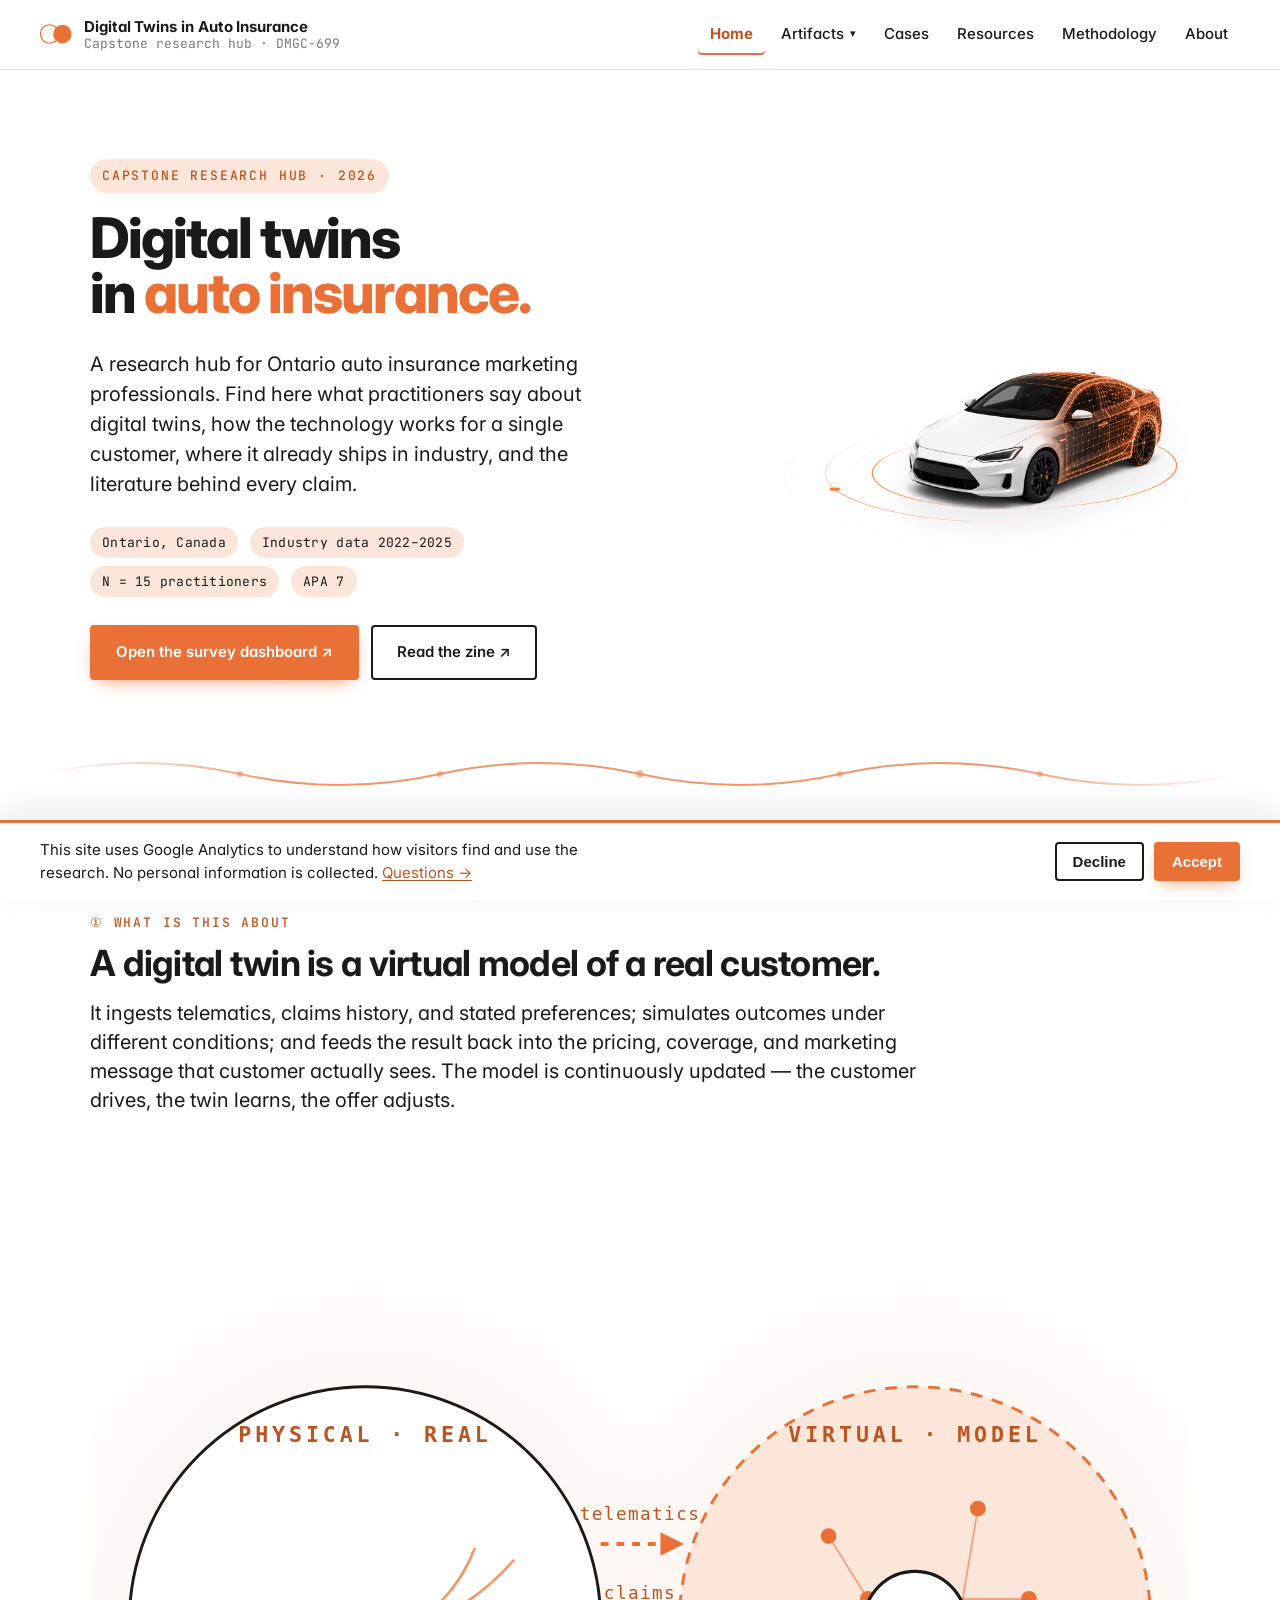
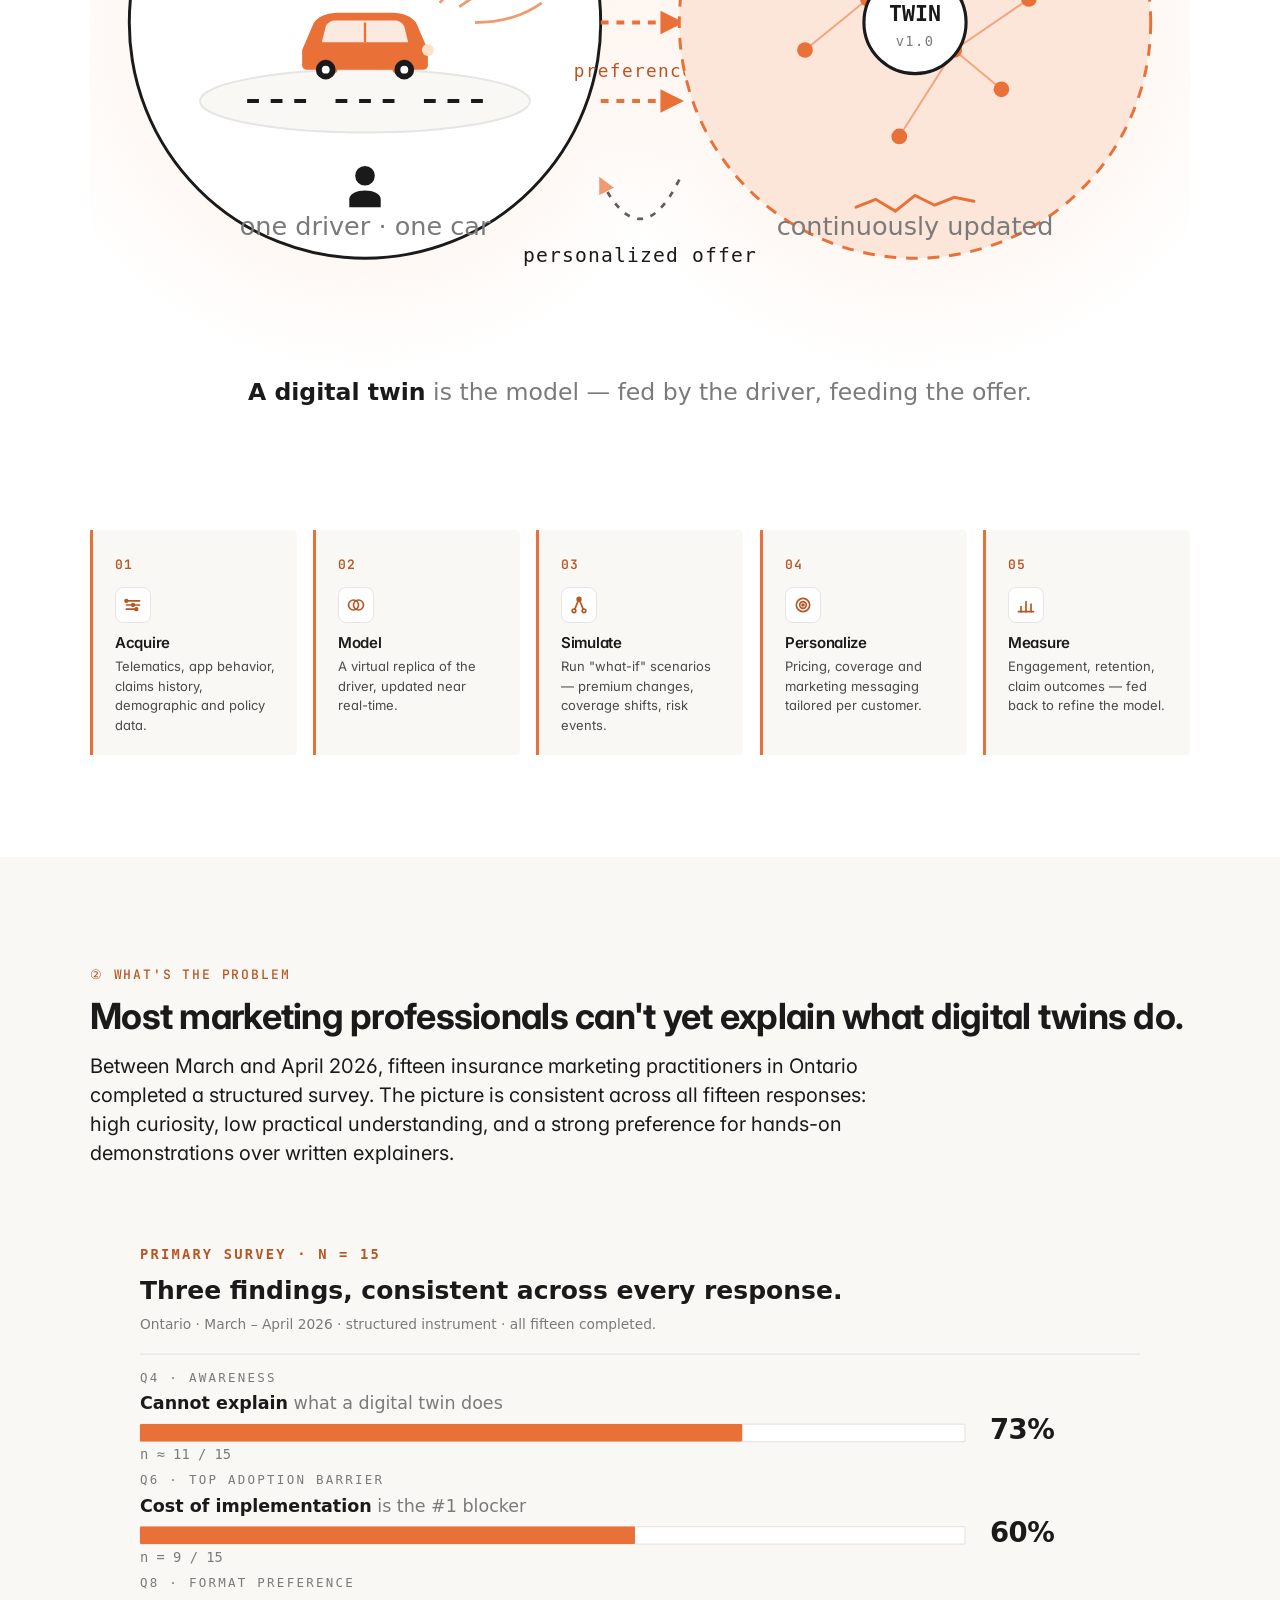
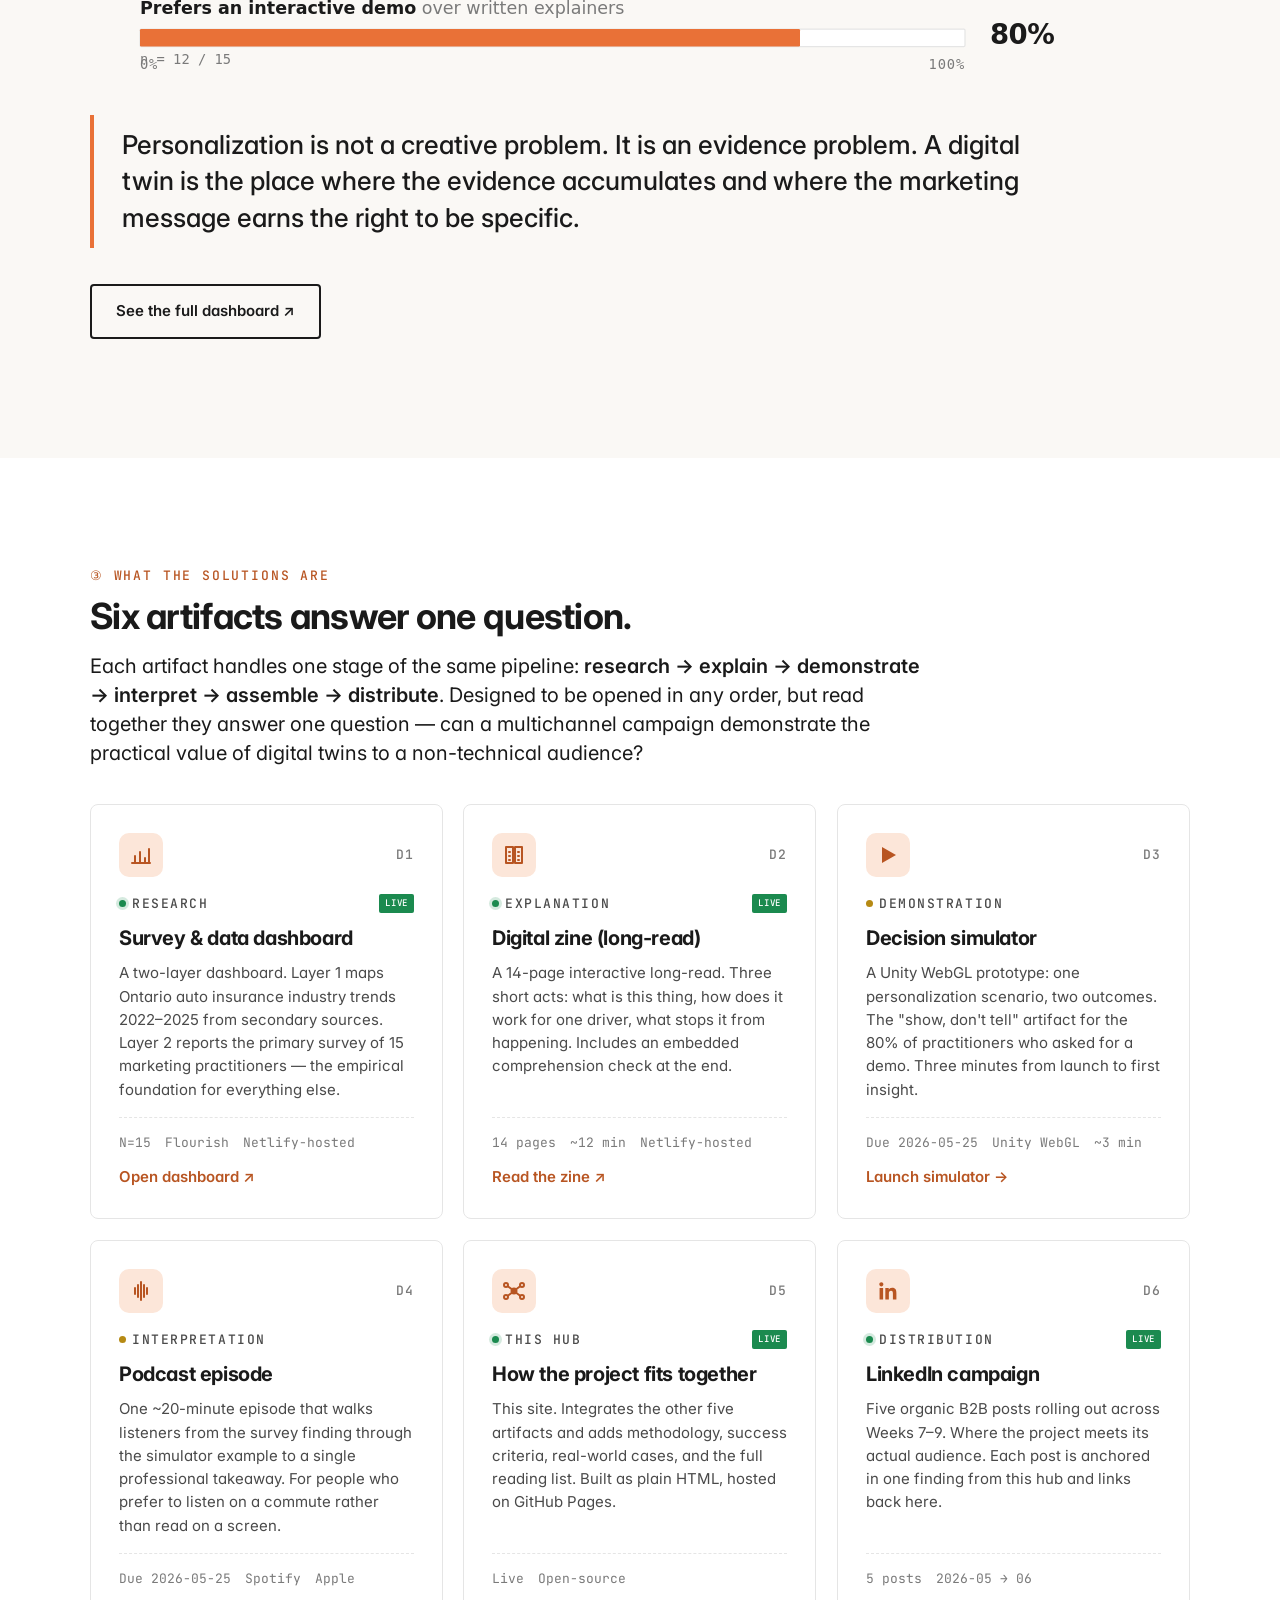
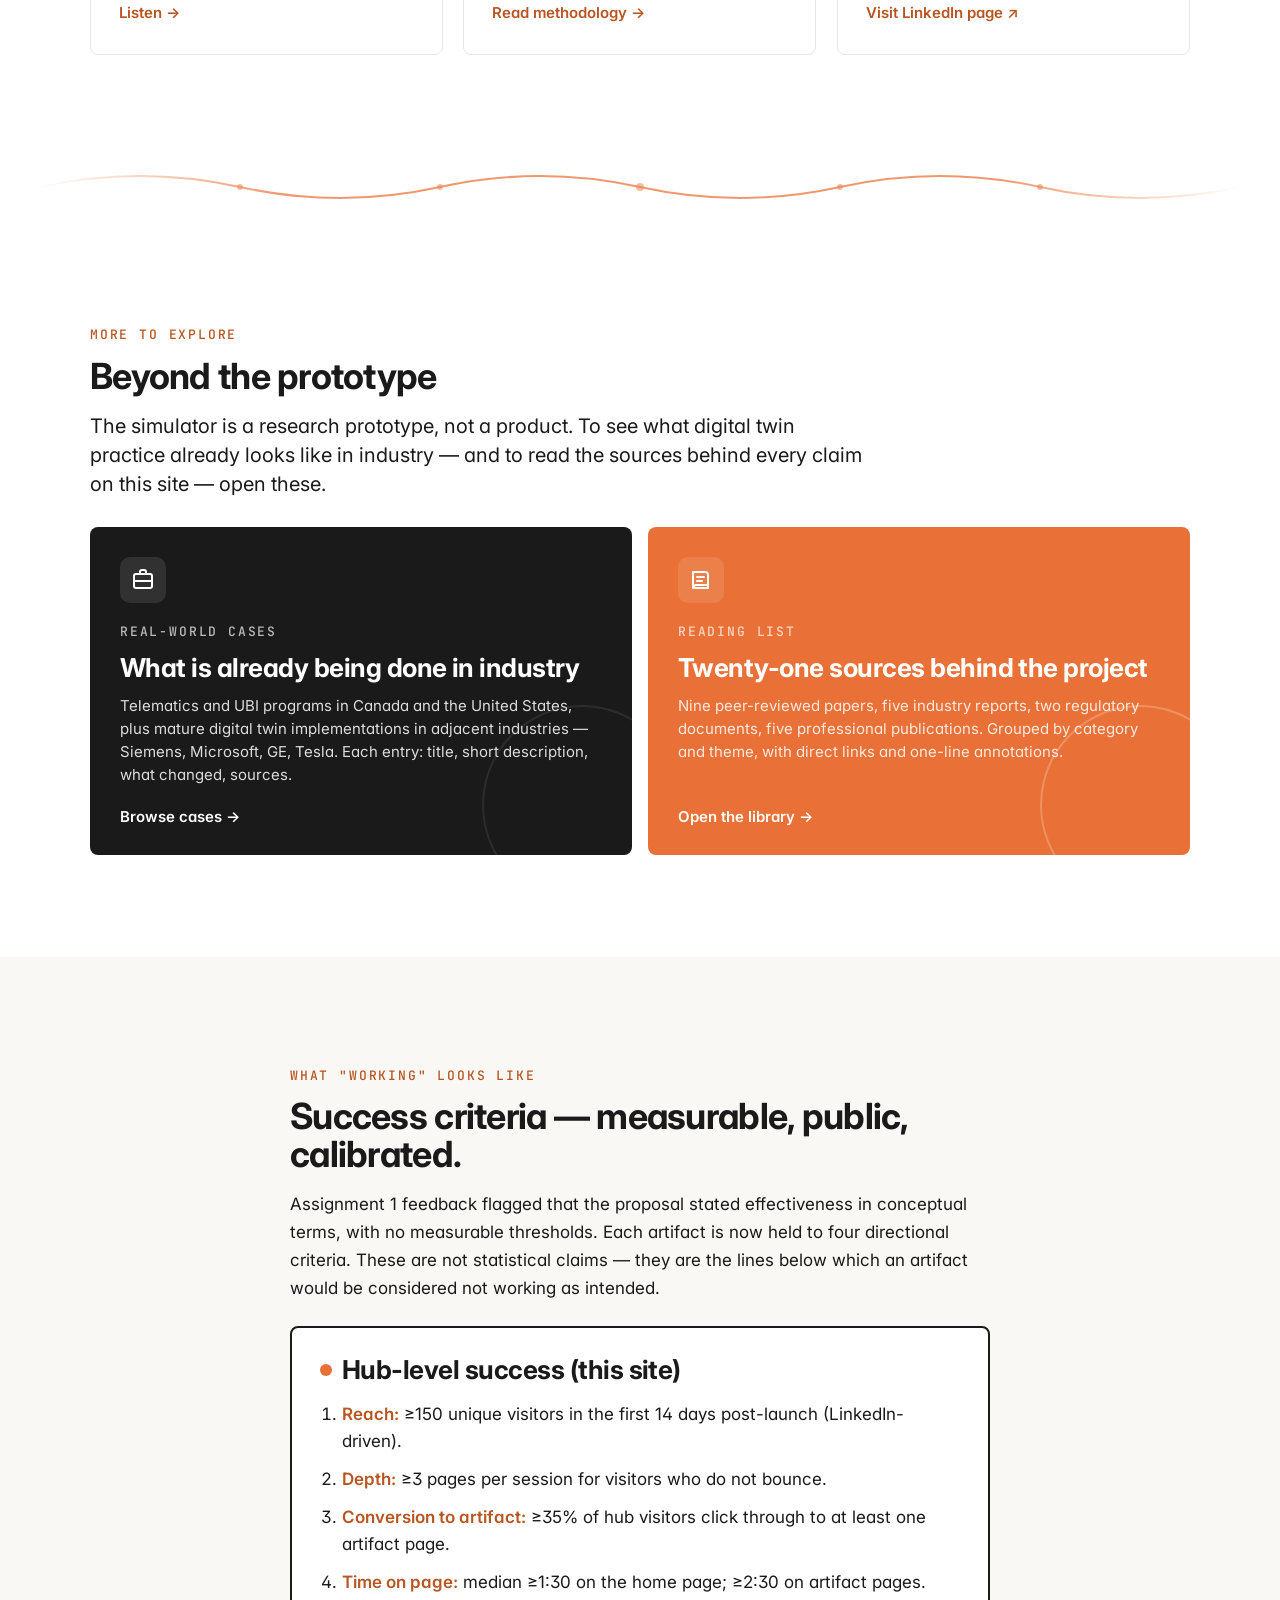
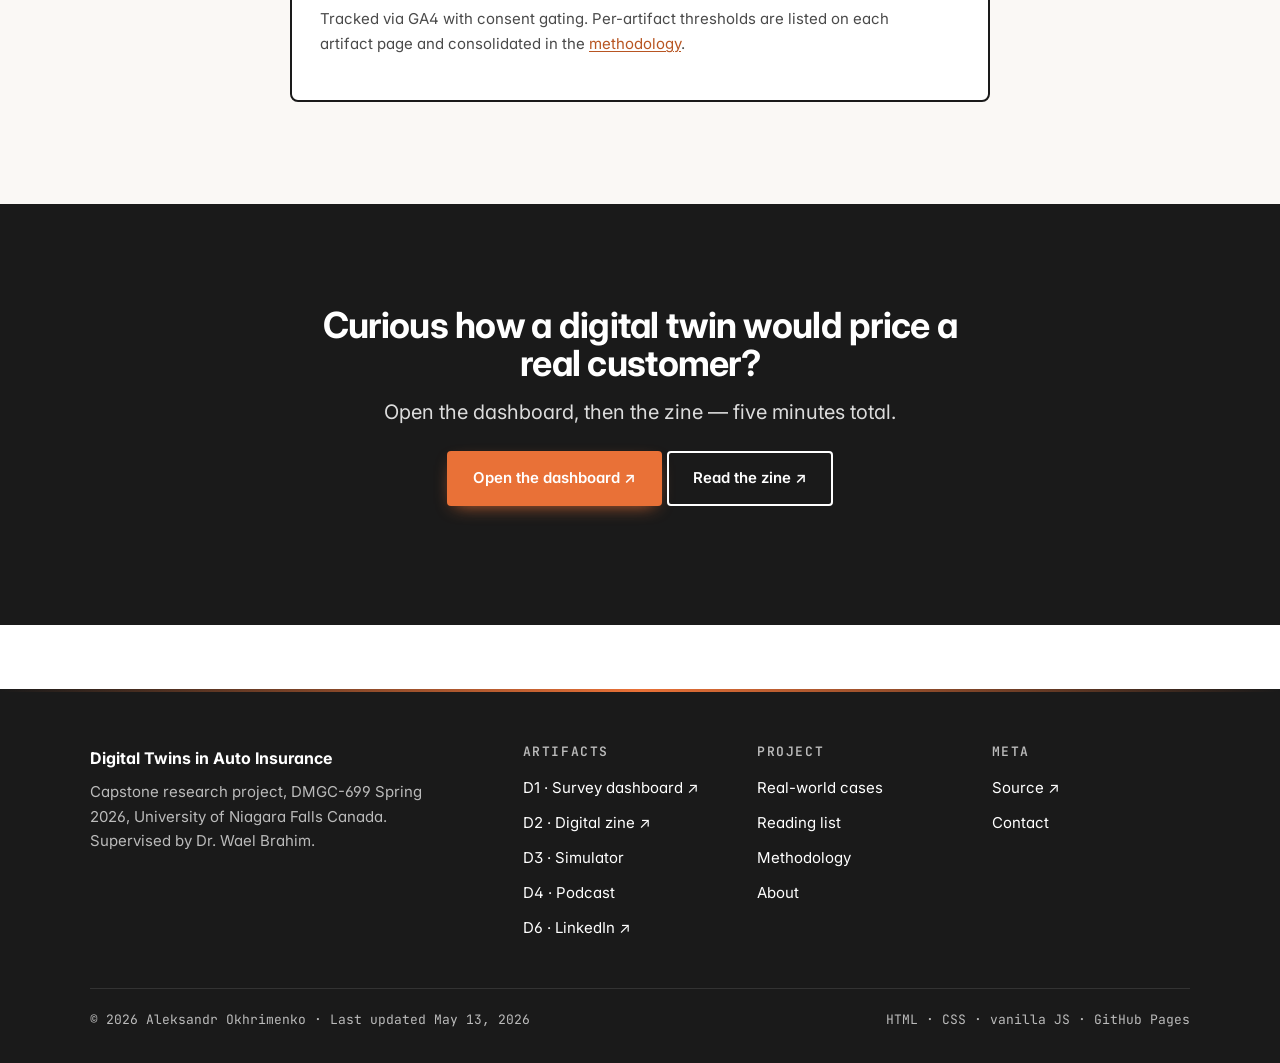
<file: index.html>
<!doctype html>
<html lang="en">
<head>
  <meta charset="utf-8">
  <meta name="viewport" content="width=device-width, initial-scale=1">
  <title>Digital Twins in Auto Insurance — Research Hub</title>
  <meta name="description" content="A multichannel research project demonstrating how digital twin technology applies to auto insurance personalization. For Ontario marketing professionals — survey, zine, simulator, podcast, real-world cases, and full reading list.">
  <meta name="theme-color" content="#E97137">
  <meta name="color-scheme" content="light">
  <meta name="author" content="Aleksandr Okhrimenko">

  <!-- Open Graph -->
  <meta property="og:title" content="Digital Twins in Auto Insurance — Research Hub">
  <meta property="og:description" content="What digital twin technology is, how it works in auto insurance, what the data says, and where it's already being used.">
  <meta property="og:type" content="website">
  <meta property="og:image" content="assets/img/og-image.png">

  <link rel="canonical" href="./index.html">
  <link rel="icon" href="assets/img/logo.svg" type="image/svg+xml">
  <link rel="apple-touch-icon" href="assets/img/logo_400.png">
  <link rel="preconnect" href="https://fonts.googleapis.com">
  <link rel="preconnect" href="https://fonts.gstatic.com" crossorigin>
  <link rel="stylesheet" href="https://fonts.googleapis.com/css2?family=Inter:wght@400;500;600;700;800&family=JetBrains+Mono:ital,wght@0,400;0,500;0,600;0,700;1,400;1,600&display=swap">
  <link rel="stylesheet" href="assets/css/styles.css?v=5">
  <link rel="manifest" href="manifest.json">
  <meta name="twitter:card" content="summary_large_image">
  <meta name="twitter:title" content="Digital Twins in Auto Insurance">
  <meta name="twitter:image" content="https://okhrimenkoav24.github.io/digital-twins-auto-insurance/assets/img/og-image.png">
  <meta property="og:url" content="https://okhrimenkoav24.github.io/digital-twins-auto-insurance/">
  <meta property="og:site_name" content="Digital Twins in Auto Insurance">
  <meta property="og:locale" content="en_CA">
  <meta name="robots" content="index, follow, max-image-preview:large">
  <script type="application/ld+json">{
  "@context": "https://schema.org",
  "@graph": [
    {
      "@type": "Organization",
      "@id": "https://okhrimenkoav24.github.io/digital-twins-auto-insurance/#org",
      "name": "Digital Twins in Auto Insurance",
      "url": "https://okhrimenkoav24.github.io/digital-twins-auto-insurance/",
      "logo": "https://okhrimenkoav24.github.io/digital-twins-auto-insurance/assets/img/logo_400.png",
      "founder": {
        "@type": "Person",
        "name": "Aleksandr Okhrimenko",
        "email": "okhrimenkoav25@gmail.com",
        "affiliation": {
          "@type": "EducationalOrganization",
          "name": "University of Niagara Falls Canada",
          "url": "https://unfc.ca/"
        }
      },
      "sameAs": [
        "https://www.linkedin.com/company/digital-twins-in-auto-insurance/",
        "https://jade-salamander-5559d4.netlify.app",
        "https://digitaltwinszeen.netlify.app"
      ]
    },
    {
      "@type": "WebSite",
      "@id": "https://okhrimenkoav24.github.io/digital-twins-auto-insurance/#website",
      "url": "https://okhrimenkoav24.github.io/digital-twins-auto-insurance/",
      "name": "Digital Twins in Auto Insurance — Research Hub",
      "publisher": {
        "@id": "https://okhrimenkoav24.github.io/digital-twins-auto-insurance/#org"
      },
      "inLanguage": "en-CA"
    }
  ]
}</script>
  <!-- Google Analytics 4 — gated by cookie consent. Active ID below. -->
  <script>window.__GA_ID__ = "G-4JVVFL141X";</script>
  <script async src="https://www.googletagmanager.com/gtag/js?id=G-4JVVFL141X" data-cc-gated></script>
  <script>
    window.dataLayer = window.dataLayer || [];
    window.gtag = function(){ dataLayer.push(arguments); };
    gtag('consent', 'default', {
      ad_storage: 'denied',
      ad_user_data: 'denied',
      ad_personalization: 'denied',
      analytics_storage: 'denied'
    });
    gtag('js', new Date());
    gtag('config', "G-4JVVFL141X", { anonymize_ip: true });
  </script>
</head>
<body>

<a class="skip" href="#main">Skip to content</a>

<!-- ===== HEADER / NAV ===== -->
<header class="site-header">
  <nav class="nav" aria-label="Primary">
    <a class="nav__brand" href="./index.html">
      <img src="assets/img/logo.svg" alt="" aria-hidden="true">
      <span class="nav__brand-text">
        Digital Twins in Auto Insurance
        <small>Capstone research hub · DMGC-699</small>
      </span>
    </a>

    <ul class="nav__list">
      <li><a class="nav__link" href="./index.html">Home</a></li>

      <li class="nav__dropdown">
        <button
          class="nav__trigger"
          type="button"
          aria-expanded="false"
          aria-haspopup="menu"
          aria-controls="artifacts-menu">
          Artifacts <span class="nav__caret" aria-hidden="true">▾</span>
        </button>
        <ul class="nav__menu" id="artifacts-menu" role="menu">
          <li role="none"><a role="menuitem" href="./research.html">Survey &amp; Dashboard <small>D1 — primary survey, N=15 · live</small></a></li>
          <li role="none"><a role="menuitem" href="./zine.html">Digital Zine <small>D2 — 14-page long-read · live</small></a></li>
          <li role="none"><a role="menuitem" href="./simulator.html">Decision Simulator <small>D3 — Unity WebGL · upcoming</small></a></li>
          <li role="none"><a role="menuitem" href="./podcast.html">Podcast Episode <small>D4 — ~20 min · upcoming</small></a></li>
        </ul>
      </li>

      <li><a class="nav__link" href="./cases.html">Cases</a></li>
      <li><a class="nav__link" href="./resources.html">Resources</a></li>
      <li><a class="nav__link" href="./methodology.html">Methodology</a></li>
      <li><a class="nav__link" href="./about.html">About</a></li>
    </ul>
  </nav>
</header>

<main id="main">

  <!-- ===== HERO — what is this site ===== -->
  <section class="hero">
    <div class="container">
      <div class="hero__grid">
        <div class="hero__copy">
          <span class="hero__eyebrow">Capstone research hub · 2026</span>
          <h1 class="hero__title">
            Digital twins<br>
            in <span class="accent">auto insurance.</span>
          </h1>
          <p class="hero__lead">
            A research hub for Ontario auto insurance marketing professionals.
            Find here what practitioners say about digital twins, how the
            technology works for a single customer, where it already ships in
            industry, and the literature behind every claim.
          </p>
          <div class="hero__meta">
            <span>Ontario, Canada</span>
            <span>Industry data 2022–2025</span>
            <span>N = 15 practitioners</span>
            <span>APA 7</span>
          </div>
          <div class="btn-row">
            <a class="btn btn--primary" href="https://jade-salamander-5559d4.netlify.app" target="_blank" rel="noopener">Open the survey dashboard ↗</a>
            <a class="btn btn--ghost" href="https://digitaltwinszeen.netlify.app" target="_blank" rel="noopener">Read the zine ↗</a>
          </div>
        </div>
        <div class="hero__visual hero__visual--photo" aria-hidden="false">
          <img class="hero-photo" src="assets/img/hero-car.png" alt="A white sports sedan whose right half dissolves into an orange wireframe digital twin. Concentric orange orbital rings spread out from the car along the ground, with a single bright orange data point on the leftmost ring representing a live telematics signal.">
          <span class="hero-scan" aria-hidden="true"></span>
        </div>
      </div>
    </div>
  </section>

  <!-- decorative wave -->
  <div aria-hidden="true" style="margin: 0 auto; max-width: 1200px;">
    <img src="assets/img/divider-wave.svg" alt="" class="illus illus--bleed" style="height: 60px; opacity: 0.85;">
  </div>

  <!-- =====================================================
       SECTION 1 — WHAT (what is a digital twin in auto?)
       ===================================================== -->
  <section class="section" aria-labelledby="what-h">
    <div class="container">
      <span class="eyebrow" data-reveal>① What is this about</span>
      <h2 id="what-h" data-reveal data-delay="1">A digital twin is a virtual model of a real customer.</h2>
      <p class="lead" data-reveal data-delay="2" style="max-width: 64ch;">
        It ingests telematics, claims history, and stated preferences;
        simulates outcomes under different conditions; and feeds the result
        back into the pricing, coverage, and marketing message that customer
        actually sees. The model is continuously updated — the customer
        drives, the twin learns, the offer adjusts.
      </p>

      <figure data-reveal data-delay="3" style="margin: 36px 0 8px;">
        <img src="assets/img/concept.svg"
             alt="A diagram with two large circles. The left circle, labelled Physical, contains a car on a road and a small driver icon. The right circle, labelled Virtual, contains a network of data points around a central node labelled Twin. Three dashed arrows in the middle send telematics, claims, and preferences from left to right; one curved arrow sends a personalized offer from right to left."
             class="illus illus--bleed">
      </figure>

      <div class="flow" style="margin-top: 36px;">
        <div class="flow__step" data-reveal data-delay="1">
          <span class="flow__icon" aria-hidden="true">
            <svg viewBox="0 0 24 24" fill="none" stroke="currentColor" stroke-width="2" stroke-linecap="round" stroke-linejoin="round"><path d="M4 7h16M4 12h16M4 17h12"/><circle cx="4" cy="7" r="1.6" fill="currentColor"/><circle cx="12" cy="12" r="1.6" fill="currentColor"/><circle cx="16" cy="17" r="1.6" fill="currentColor"/></svg>
          </span>
          <h4>Acquire</h4>
          <p>Telematics, app behavior, claims history, demographic and policy data.</p>
        </div>
        <div class="flow__step" data-reveal data-delay="2">
          <span class="flow__icon" aria-hidden="true">
            <svg viewBox="0 0 24 24" fill="none" stroke="currentColor" stroke-width="2"><circle cx="9" cy="12" r="6"/><circle cx="15" cy="12" r="6"/></svg>
          </span>
          <h4>Model</h4>
          <p>A virtual replica of the driver, updated near real-time.</p>
        </div>
        <div class="flow__step" data-reveal data-delay="3">
          <span class="flow__icon" aria-hidden="true">
            <svg viewBox="0 0 24 24" fill="none" stroke="currentColor" stroke-width="2" stroke-linecap="round" stroke-linejoin="round"><circle cx="12" cy="5" r="2.2" fill="currentColor"/><circle cx="6" cy="19" r="2.2"/><circle cx="18" cy="19" r="2.2"/><path d="M11 7l-4 10M13 7l4 10"/></svg>
          </span>
          <h4>Simulate</h4>
          <p>Run "what-if" scenarios — premium changes, coverage shifts, risk events.</p>
        </div>
        <div class="flow__step" data-reveal data-delay="4">
          <span class="flow__icon" aria-hidden="true">
            <svg viewBox="0 0 24 24" fill="none" stroke="currentColor" stroke-width="2"><circle cx="12" cy="12" r="8"/><circle cx="12" cy="12" r="4"/><circle cx="12" cy="12" r="1.2" fill="currentColor"/></svg>
          </span>
          <h4>Personalize</h4>
          <p>Pricing, coverage and marketing messaging tailored per customer.</p>
        </div>
        <div class="flow__step" data-reveal data-delay="5">
          <span class="flow__icon" aria-hidden="true">
            <svg viewBox="0 0 24 24" fill="none" stroke="currentColor" stroke-width="2" stroke-linecap="round"><line x1="6" y1="20" x2="6" y2="14"/><line x1="12" y1="20" x2="12" y2="8"/><line x1="18" y1="20" x2="18" y2="11"/><line x1="3" y1="20" x2="21" y2="20"/></svg>
          </span>
          <h4>Measure</h4>
          <p>Engagement, retention, claim outcomes — fed back to refine the model.</p>
        </div>
      </div>
    </div>
  </section>

  <!-- =====================================================
       SECTION 2 — PROBLEM (what's the gap?)
       ===================================================== -->
  <section class="section section--alt" aria-labelledby="problem-h">
    <div class="container">
      <span class="eyebrow" data-reveal>② What's the problem</span>
      <h2 id="problem-h" data-reveal data-delay="1">Most marketing professionals can't yet explain what digital twins do.</h2>
      <p class="lead" data-reveal data-delay="2" style="max-width: 60ch;">
        Between March and April 2026, fifteen insurance marketing
        practitioners in Ontario completed a structured survey. The picture
        is consistent across all fifteen responses: high curiosity, low
        practical understanding, and a strong preference for hands-on
        demonstrations over written explainers.
      </p>

      <figure data-reveal data-delay="3" style="margin: 36px 0 8px;">
        <img src="assets/img/problem.svg"
             alt="A chart titled High curiosity, low understanding, wants a demo. Three horizontal orange bars show Q4 73 percent cannot explain digital twins, Q6 60 percent name cost as the top barrier, Q8 80 percent prefer an interactive demo over written explainers. A small pill at the bottom right reads SHOW · DON'T TELL."
             class="illus illus--bleed">
      </figure>

      <blockquote class="pullquote" data-reveal>
        Personalization is not a creative problem. It is an evidence problem.
        A digital twin is the place where the evidence accumulates and where
        the marketing message earns the right to be specific.
      </blockquote>

      <p style="margin-top: 16px;" data-reveal>
        <a href="https://jade-salamander-5559d4.netlify.app" target="_blank" rel="noopener" class="btn btn--ghost">See the full dashboard ↗</a>
      </p>
    </div>
  </section>

  <!-- =====================================================
       SECTION 3 — SOLUTIONS (six artifacts)
       ===================================================== -->
  <section class="section" aria-labelledby="solutions-h">
    <div class="container">
      <span class="eyebrow" data-reveal>③ What the solutions are</span>
      <h2 id="solutions-h" data-reveal data-delay="1">Six artifacts answer one question.</h2>
      <p class="lead" data-reveal data-delay="2" style="max-width: 64ch;">
        Each artifact handles one stage of the same pipeline:
        <strong>research → explain → demonstrate → interpret → assemble → distribute</strong>.
        Designed to be opened in any order, but read together they answer
        one question — can a multichannel campaign demonstrate the practical
        value of digital twins to a non-technical audience?
      </p>

      <div class="cards" style="margin-top: 36px;">

        <a class="card" href="./research.html" data-status="live" data-reveal data-delay="1">
          <div class="card__head">
            <span class="card__icon" aria-hidden="true">
              <svg viewBox="0 0 24 24" fill="none" stroke="currentColor" stroke-width="2" stroke-linecap="round"><line x1="3" y1="20" x2="21" y2="20"/><line x1="6" y1="20" x2="6" y2="13"/><line x1="11" y1="20" x2="11" y2="9"/><line x1="16" y1="20" x2="16" y2="15"/><line x1="20" y1="20" x2="20" y2="6"/></svg>
            </span>
            <span class="card__id">D1</span>
          </div>
          <span class="card__tag">Research</span>
          <h3 class="card__title">Survey &amp; data dashboard</h3>
          <p class="card__desc">A two-layer dashboard. Layer 1 maps Ontario auto insurance industry trends 2022–2025 from secondary sources. Layer 2 reports the primary survey of 15 marketing practitioners — the empirical foundation for everything else.</p>
          <div class="card__meta">
            <span>N=15</span><span>Flourish</span><span>Netlify-hosted</span>
          </div>
          <span class="card__arrow">Open dashboard ↗</span>
        </a>

        <a class="card" href="./zine.html" data-status="live" data-reveal data-delay="2">
          <div class="card__head">
            <span class="card__icon" aria-hidden="true">
              <svg viewBox="0 0 24 24" fill="none" stroke="currentColor" stroke-width="2" stroke-linecap="round" stroke-linejoin="round"><path d="M4 4h7v16H4zM13 4h7v16h-7z"/><line x1="7" y1="9" x2="8" y2="9"/><line x1="7" y1="13" x2="8" y2="13"/><line x1="7" y1="17" x2="8" y2="17"/><line x1="16" y1="9" x2="17" y2="9"/><line x1="16" y1="13" x2="17" y2="13"/><line x1="16" y1="17" x2="17" y2="17"/></svg>
            </span>
            <span class="card__id">D2</span>
          </div>
          <span class="card__tag">Explanation</span>
          <h3 class="card__title">Digital zine (long-read)</h3>
          <p class="card__desc">A 14-page interactive long-read. Three short acts: what is this thing, how does it work for one driver, what stops it from happening. Includes an embedded comprehension check at the end.</p>
          <div class="card__meta">
            <span>14 pages</span><span>~12 min</span><span>Netlify-hosted</span>
          </div>
          <span class="card__arrow">Read the zine ↗</span>
        </a>

        <a class="card" href="./simulator.html" data-status="upcoming" data-reveal data-delay="3">
          <div class="card__head">
            <span class="card__icon" aria-hidden="true">
              <svg viewBox="0 0 24 24" fill="currentColor"><path d="M6 4 L20 12 L6 20 Z"/></svg>
            </span>
            <span class="card__id">D3</span>
          </div>
          <span class="card__tag">Demonstration</span>
          <h3 class="card__title">Decision simulator</h3>
          <p class="card__desc">A Unity WebGL prototype: one personalization scenario, two outcomes. The "show, don't tell" artifact for the 80% of practitioners who asked for a demo. Three minutes from launch to first insight.</p>
          <div class="card__meta">
            <span>Due 2026-05-25</span><span>Unity WebGL</span><span>~3 min</span>
          </div>
          <span class="card__arrow">Launch simulator →</span>
        </a>

        <a class="card" href="./podcast.html" data-status="upcoming" data-reveal data-delay="4">
          <div class="card__head">
            <span class="card__icon" aria-hidden="true">
              <svg viewBox="0 0 24 24" fill="none" stroke="currentColor" stroke-width="2" stroke-linecap="round"><line x1="6" y1="9" x2="6" y2="15"/><line x1="9" y1="6" x2="9" y2="18"/><line x1="12" y1="3" x2="12" y2="21"/><line x1="15" y1="6" x2="15" y2="18"/><line x1="18" y1="9" x2="18" y2="15"/></svg>
            </span>
            <span class="card__id">D4</span>
          </div>
          <span class="card__tag">Interpretation</span>
          <h3 class="card__title">Podcast episode</h3>
          <p class="card__desc">One ~20-minute episode that walks listeners from the survey finding through the simulator example to a single professional takeaway. For people who prefer to listen on a commute rather than read on a screen.</p>
          <div class="card__meta">
            <span>Due 2026-05-25</span><span>Spotify</span><span>Apple</span>
          </div>
          <span class="card__arrow">Listen →</span>
        </a>

        <a class="card" href="./methodology.html" data-status="live" data-reveal data-delay="5">
          <div class="card__head">
            <span class="card__icon" aria-hidden="true">
              <svg viewBox="0 0 24 24" fill="none" stroke="currentColor" stroke-width="2"><circle cx="12" cy="12" r="2.5" fill="currentColor"/><circle cx="4" cy="6" r="2"/><circle cx="20" cy="6" r="2"/><circle cx="4" cy="18" r="2"/><circle cx="20" cy="18" r="2"/><line x1="11" y1="11" x2="5.4" y2="7"/><line x1="13" y1="11" x2="18.6" y2="7"/><line x1="11" y1="13" x2="5.4" y2="17"/><line x1="13" y1="13" x2="18.6" y2="17"/></svg>
            </span>
            <span class="card__id">D5</span>
          </div>
          <span class="card__tag">This hub</span>
          <h3 class="card__title">How the project fits together</h3>
          <p class="card__desc">This site. Integrates the other five artifacts and adds methodology, success criteria, real-world cases, and the full reading list. Built as plain HTML, hosted on GitHub Pages.</p>
          <div class="card__meta">
            <span>Live</span><span>Open-source</span>
          </div>
          <span class="card__arrow">Read methodology →</span>
        </a>

        <a class="card" href="https://www.linkedin.com/company/digital-twins-in-auto-insurance/" target="_blank" rel="noopener" data-status="live" data-reveal data-delay="6">
          <div class="card__head">
            <span class="card__icon" aria-hidden="true">
              <svg viewBox="0 0 24 24" fill="currentColor"><path d="M20.45 20.45h-3.55V14.85c0-1.34-.03-3.07-1.87-3.07-1.87 0-2.16 1.46-2.16 2.97v5.7H9.32V9h3.41v1.56h.05c.47-.9 1.63-1.85 3.36-1.85 3.59 0 4.26 2.36 4.26 5.43v6.31zM5.34 7.43c-1.14 0-2.06-.92-2.06-2.06 0-1.14.92-2.06 2.06-2.06 1.14 0 2.06.92 2.06 2.06 0 1.14-.92 2.06-2.06 2.06zM7.12 20.45H3.56V9h3.56v11.45z"/></svg>
            </span>
            <span class="card__id">D6</span>
          </div>
          <span class="card__tag">Distribution</span>
          <h3 class="card__title">LinkedIn campaign</h3>
          <p class="card__desc">Five organic B2B posts rolling out across Weeks 7–9. Where the project meets its actual audience. Each post is anchored in one finding from this hub and links back here.</p>
          <div class="card__meta">
            <span>5 posts</span><span>2026-05 → 06</span>
          </div>
          <span class="card__arrow">Visit LinkedIn page ↗</span>
        </a>

      </div>
    </div>
  </section>

  <!-- decorative wave -->
  <div aria-hidden="true" style="margin: 0 auto; max-width: 1200px;">
    <img src="assets/img/divider-wave.svg" alt="" class="illus illus--bleed" style="height: 60px; opacity: 0.85;">
  </div>

  <!-- ===== MORE TO EXPLORE ===== -->
  <section class="section" aria-labelledby="explore-h">
    <div class="container">
      <span class="eyebrow" data-reveal>More to explore</span>
      <h2 id="explore-h" data-reveal data-delay="1">Beyond the prototype</h2>
      <p class="lead" data-reveal data-delay="2" style="max-width: 60ch;">
        The simulator is a research prototype, not a product. To see what
        digital twin practice already looks like in industry — and to read the
        sources behind every claim on this site — open these.
      </p>

      <div class="explore" style="margin-top: 28px;">
        <a class="explore__item" href="./cases.html" data-reveal data-delay="1">
          <span class="explore__icon" aria-hidden="true">
            <svg viewBox="0 0 24 24" fill="none" stroke="currentColor" stroke-width="2" stroke-linecap="round" stroke-linejoin="round"><rect x="3" y="6" width="18" height="14" rx="2"/><path d="M9 6V4a2 2 0 0 1 2-2h2a2 2 0 0 1 2 2v2"/><line x1="3" y1="13" x2="21" y2="13"/></svg>
          </span>
          <small>Real-world cases</small>
          <h3>What is already being done in industry</h3>
          <p>Telematics and UBI programs in Canada and the United States, plus mature digital twin implementations in adjacent industries — Siemens, Microsoft, GE, Tesla. Each entry: title, short description, what changed, sources.</p>
          <span class="go">Browse cases →</span>
        </a>
        <a class="explore__item" href="./resources.html" data-reveal data-delay="2">
          <span class="explore__icon" aria-hidden="true">
            <svg viewBox="0 0 24 24" fill="none" stroke="currentColor" stroke-width="2" stroke-linecap="round" stroke-linejoin="round"><path d="M4 4h12a3 3 0 0 1 3 3v13H7a3 3 0 0 1-3-3V4z"/><path d="M19 17H7a3 3 0 0 0-3 3"/><line x1="8" y1="9" x2="15" y2="9"/><line x1="8" y1="13" x2="13" y2="13"/></svg>
          </span>
          <small>Reading list</small>
          <h3>Twenty-one sources behind the project</h3>
          <p>Nine peer-reviewed papers, five industry reports, two regulatory documents, five professional publications. Grouped by category and theme, with direct links and one-line annotations.</p>
          <span class="go">Open the library →</span>
        </a>
      </div>
    </div>
  </section>

  <!-- ===== SUCCESS CRITERIA ===== -->
  <section class="section section--alt" aria-labelledby="success-h">
    <div class="container container-narrow">
      <span class="eyebrow" data-reveal>What "working" looks like</span>
      <h2 id="success-h" data-reveal data-delay="1">Success criteria — measurable, public, calibrated.</h2>
      <p data-reveal data-delay="2">
        Assignment 1 feedback flagged that the proposal stated effectiveness
        in conceptual terms, with no measurable thresholds. Each artifact is
        now held to four directional criteria. These are not statistical
        claims — they are the lines below which an artifact would be
        considered not working as intended.
      </p>

      <div class="success" style="margin-top: 24px;" data-reveal data-delay="3">
        <h3>Hub-level success (this site)</h3>
        <ol>
          <li><strong>Reach:</strong> ≥150 unique visitors in the first 14 days post-launch (LinkedIn-driven).</li>
          <li><strong>Depth:</strong> ≥3 pages per session for visitors who do not bounce.</li>
          <li><strong>Conversion to artifact:</strong> ≥35% of hub visitors click through to at least one artifact page.</li>
          <li><strong>Time on page:</strong> median ≥1:30 on the home page; ≥2:30 on artifact pages.</li>
        </ol>
        <p class="muted" style="margin-top: 12px; font-size: var(--fs-sm);">
          Tracked via GA4 with consent gating. Per-artifact thresholds are listed on each artifact page and consolidated in the
          <a href="./methodology.html#success">methodology</a>.
        </p>
      </div>
    </div>
  </section>

  <!-- ===== FINAL CTA ===== -->
  <section class="section section--ink">
    <div class="container container-narrow" style="text-align: center;">
      <h2 data-reveal>Curious how a digital twin would price a real customer?</h2>
      <p class="lead" data-reveal data-delay="1" style="margin: 0 auto 24px;">Open the dashboard, then the zine — five minutes total.</p>
      <p style="margin-top: 24px;" data-reveal data-delay="2">
        <a class="btn btn--primary" href="https://jade-salamander-5559d4.netlify.app" target="_blank" rel="noopener">Open the dashboard ↗</a>
        <a class="btn btn--ghost" style="color: #fff; border-color: #fff;" href="https://digitaltwinszeen.netlify.app" target="_blank" rel="noopener">Read the zine ↗</a>
      </p>
    </div>
  </section>

</main>

<!-- ===== FOOTER ===== -->
<footer class="site-footer">
  <div class="container">
    <div class="footer__grid">
      <div>
        <p class="footer__brand">Digital Twins in Auto Insurance</p>
        <p style="color:#BBB; font-size: var(--fs-sm); max-width: 38ch;">
          Capstone research project, DMGC-699 Spring 2026, University of Niagara
          Falls Canada. Supervised by Dr. Wael Brahim.
        </p>
      </div>
      <div>
        <h4>Artifacts</h4>
        <ul>
          <li><a href="https://jade-salamander-5559d4.netlify.app" target="_blank" rel="noopener">D1 · Survey dashboard ↗</a></li>
          <li><a href="https://digitaltwinszeen.netlify.app" target="_blank" rel="noopener">D2 · Digital zine ↗</a></li>
          <li><a href="./simulator.html">D3 · Simulator</a></li>
          <li><a href="./podcast.html">D4 · Podcast</a></li>
          <li><a href="https://www.linkedin.com/company/digital-twins-in-auto-insurance/" target="_blank" rel="noopener">D6 · LinkedIn ↗</a></li>
        </ul>
      </div>
      <div>
        <h4>Project</h4>
        <ul>
          <li><a href="./cases.html">Real-world cases</a></li>
          <li><a href="./resources.html">Reading list</a></li>
          <li><a href="./methodology.html">Methodology</a></li>
          <li><a href="./about.html">About</a></li>
        </ul>
      </div>
      <div>
        <h4>Meta</h4>
        <ul>
          <li><a href="https://github.com/" target="_blank" rel="noopener">Source ↗</a></li>
          <li><a href="./about.html#contact">Contact</a></li>
        </ul>
      </div>
    </div>
    <div class="footer__bottom">
      <span>© 2026 Aleksandr Okhrimenko · Last updated <span data-updated="2026-05-13">2026-05-13</span></span>
      <span>HTML · CSS · vanilla JS · GitHub Pages</span>
    </div>
  </div>
</footer>

<script src="assets/js/main.js?v=5" defer></script>

<!-- Cookie consent (minimal). Sites GA4 only after explicit accept. -->
<div id="cc-banner" class="cc-banner" role="region" aria-label="Cookie notice" hidden>
  <p>This site uses Google Analytics to understand how visitors find and use the research. No personal information is collected. <a href="./about.html#contact">Questions →</a></p>
  <div class="cc-banner__btns">
    <button type="button" class="btn btn--ghost" data-cc-deny>Decline</button>
    <button type="button" class="btn btn--primary" data-cc-accept>Accept</button>
  </div>
</div>
<script>
  (function () {
    var KEY = 'cc-v1';
    var pref = null;
    try { pref = localStorage.getItem(KEY); } catch (e) {}
    var banner = document.getElementById('cc-banner');
    function apply(accepted) {
      try { localStorage.setItem(KEY, accepted ? 'accept' : 'deny'); } catch (e) {}
      if (banner) banner.hidden = true;
      if (accepted && window.gtag) {
        window.gtag('consent', 'update', { analytics_storage: 'granted' });
      }
    }
    if (pref === 'accept') {
      if (window.gtag) window.gtag('consent', 'update', { analytics_storage: 'granted' });
    } else if (pref === 'deny') {
      /* stays denied */
    } else if (banner) {
      banner.hidden = false;
    }
    if (banner) {
      banner.querySelector('[data-cc-accept]').addEventListener('click', function(){ apply(true); });
      banner.querySelector('[data-cc-deny]').addEventListener('click', function(){ apply(false); });
    }
  })();
</script>

</body>
</html>
</file>
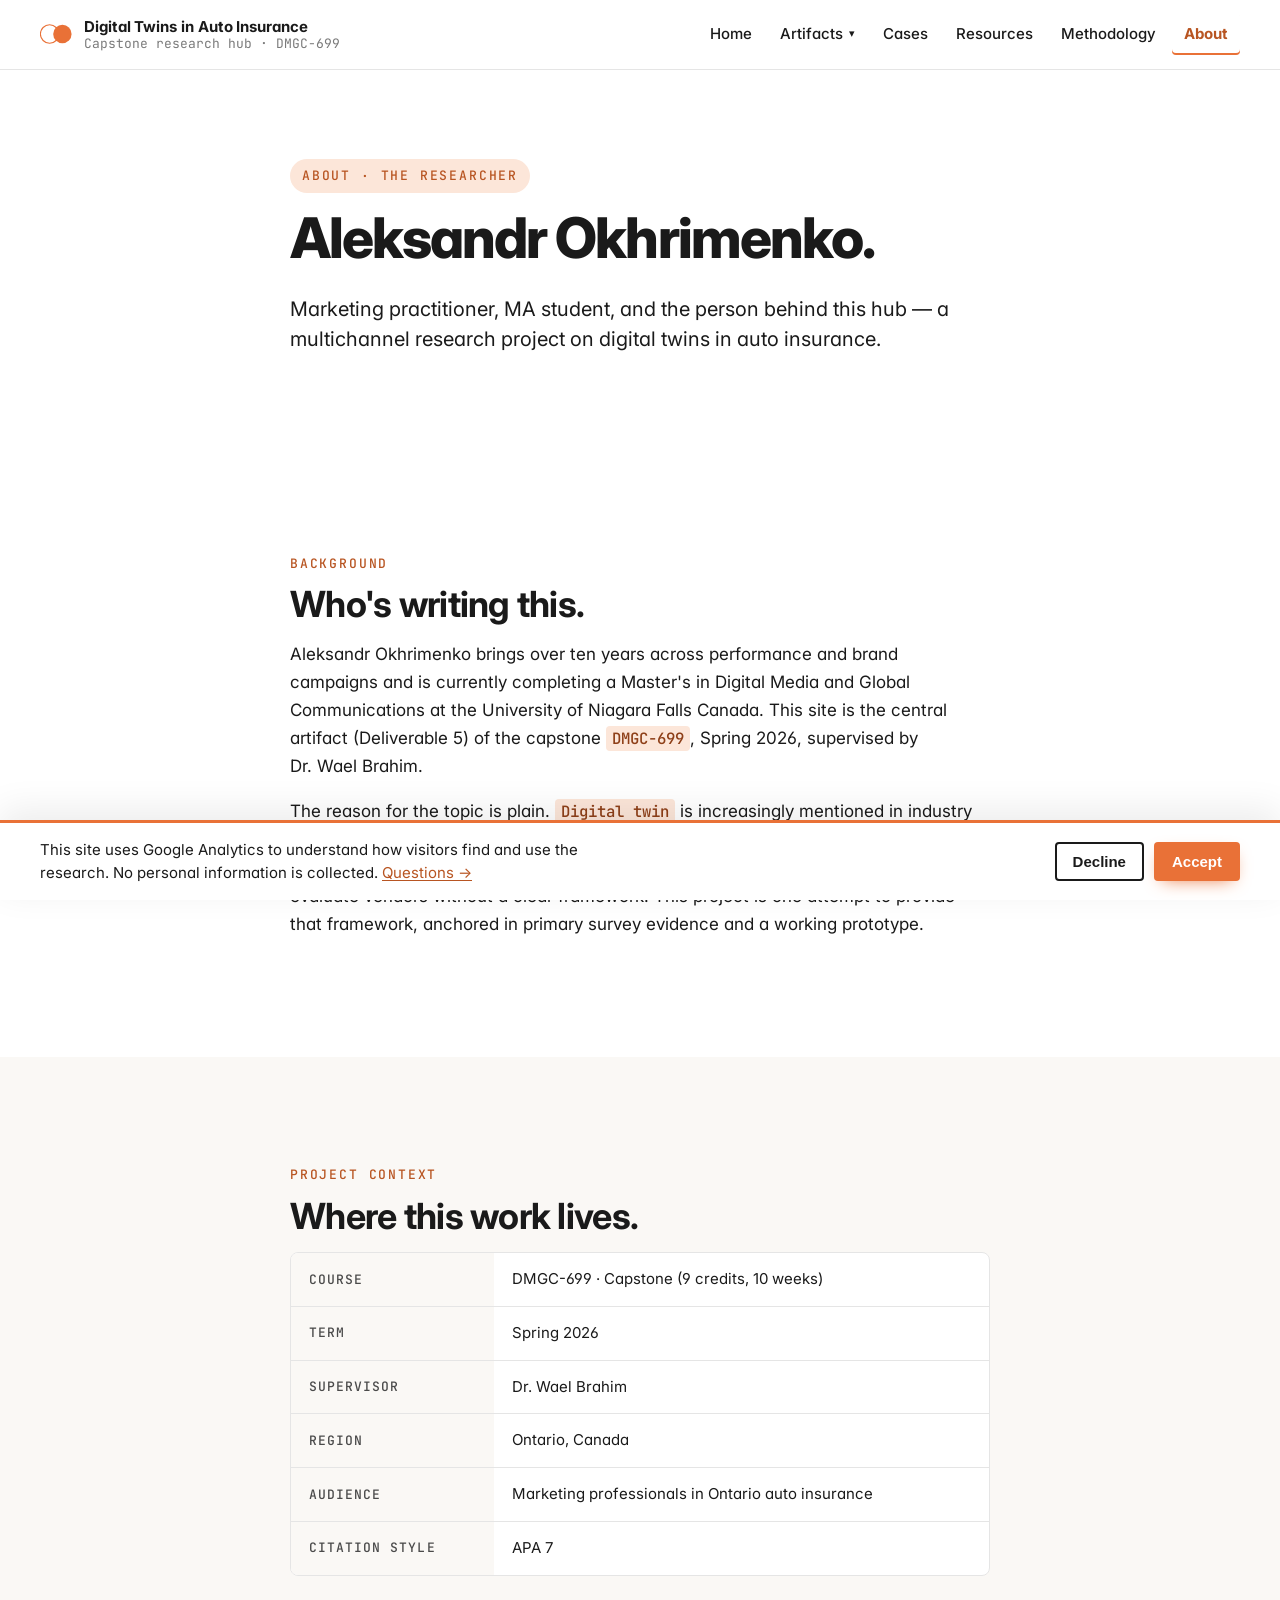
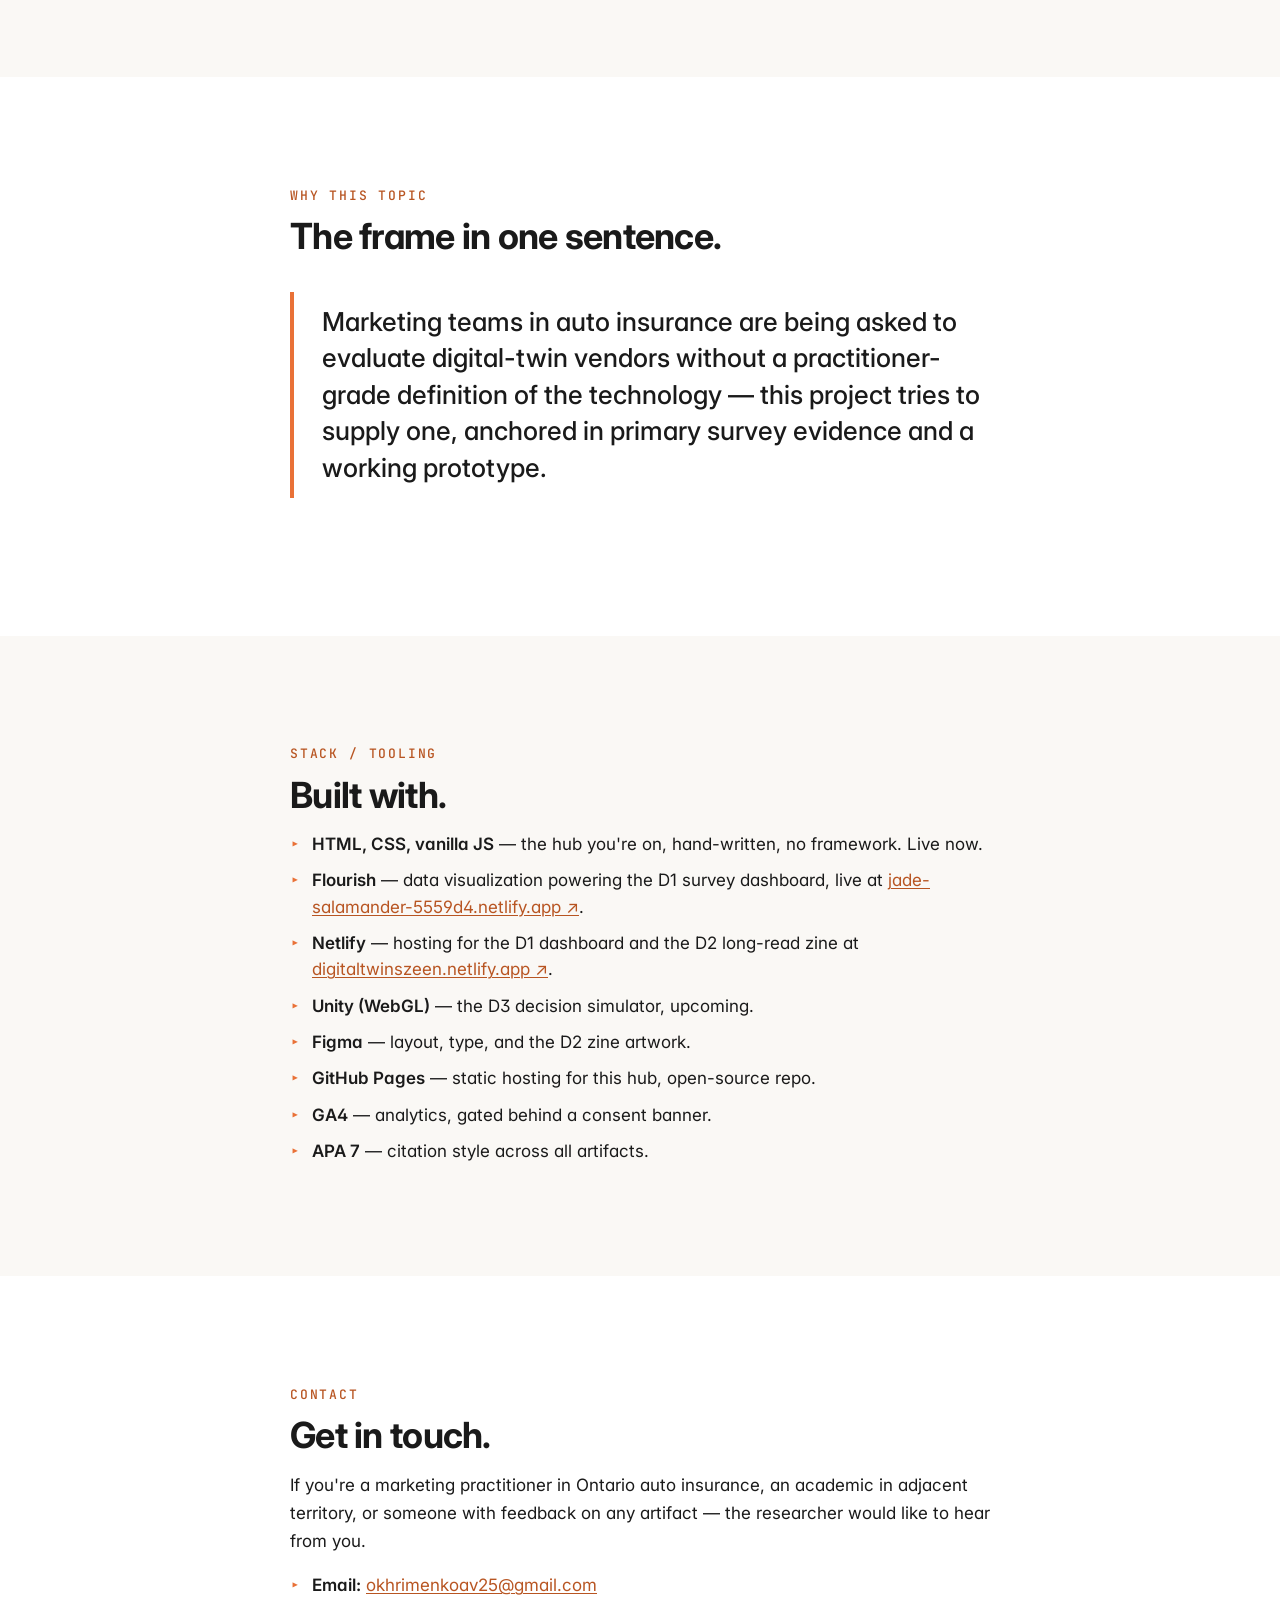
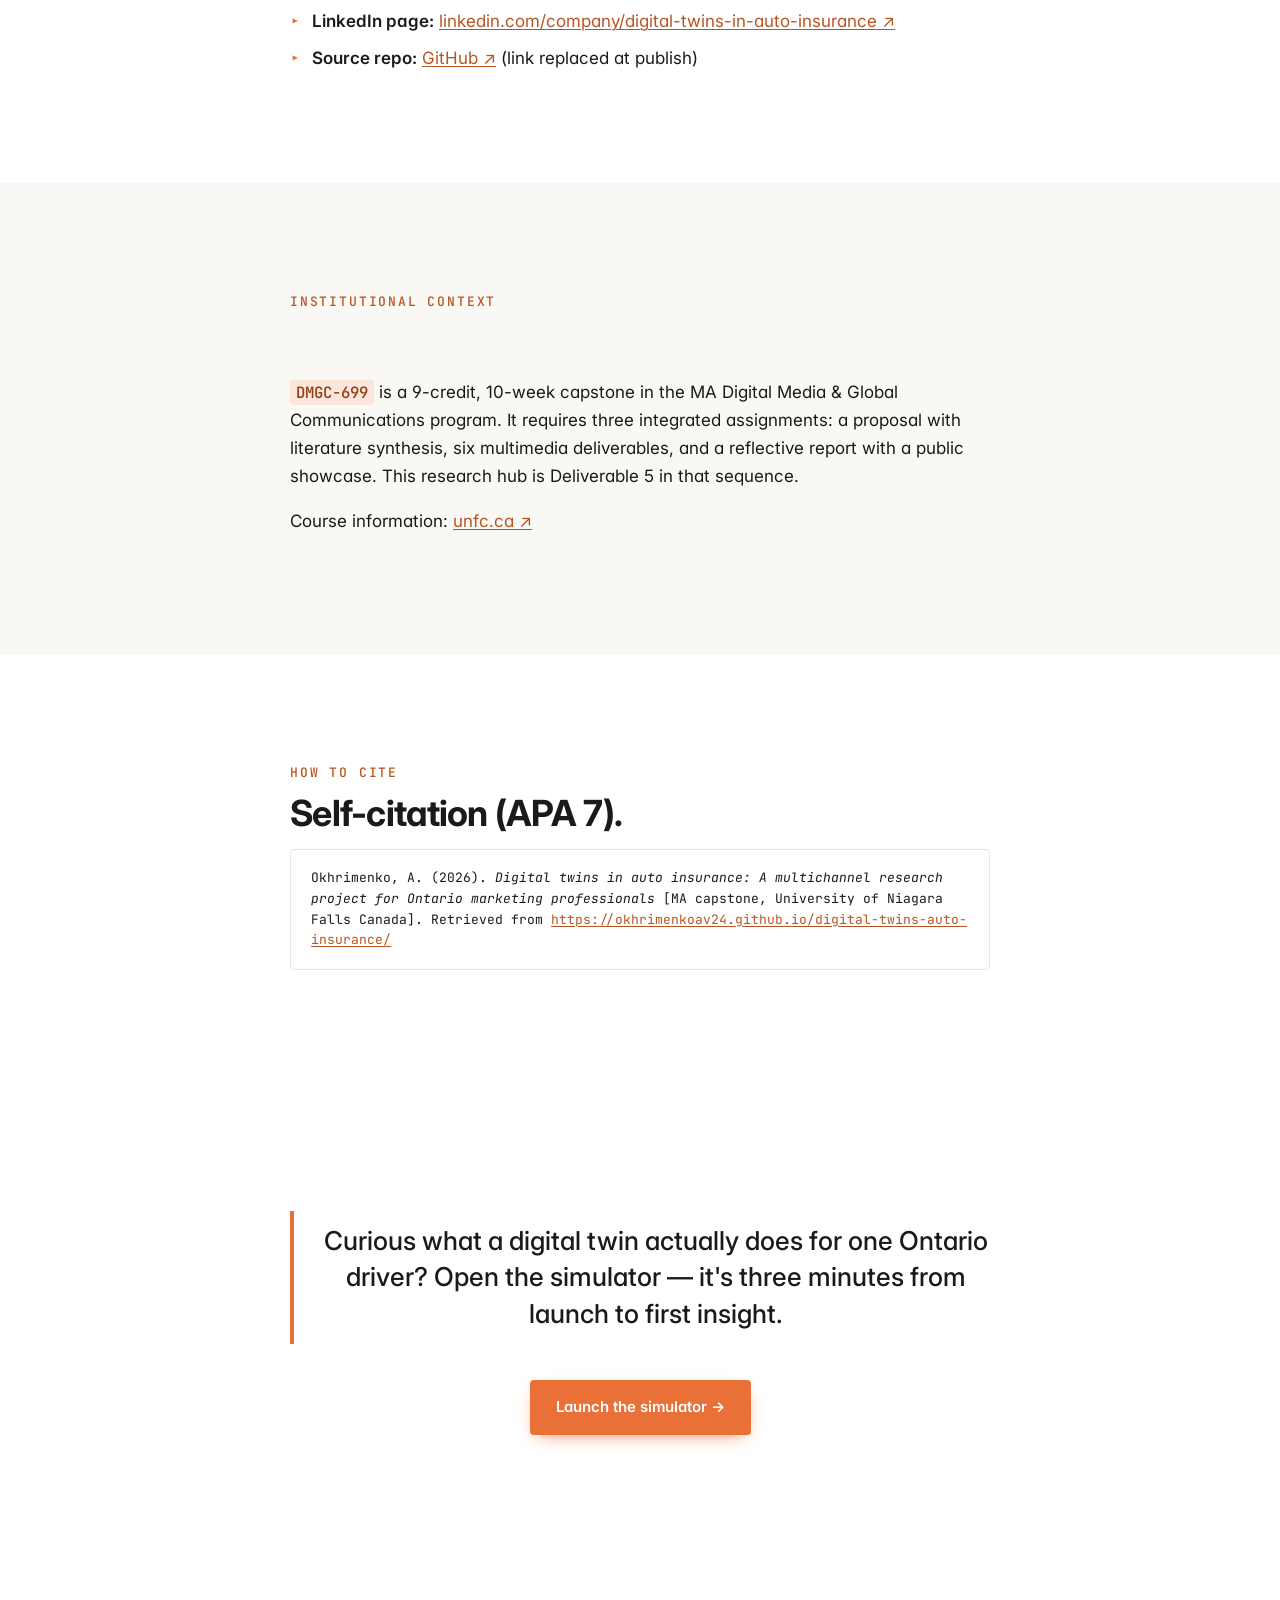
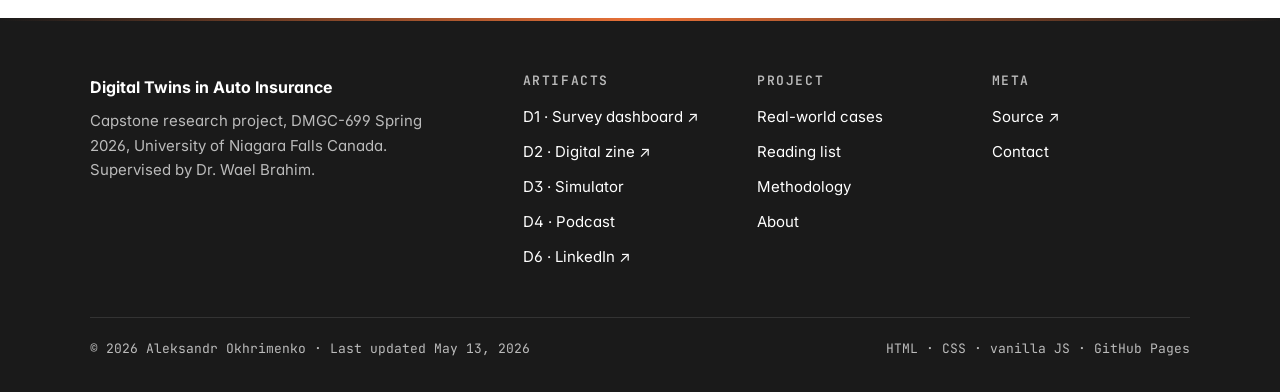
<file: about.html>
<!doctype html>
<html lang="en">
<head>
  <meta charset="utf-8">
  <meta name="viewport" content="width=device-width, initial-scale=1">
  <title>About · Digital Twins in Auto Insurance</title>
  <meta name="description" content="About the researcher behind this capstone project. Aleksandr Okhrimenko, MA student in Digital Media & Global Communications, University of Niagara Falls Canada.">
  <meta name="theme-color" content="#E97137">
  <meta name="color-scheme" content="light">
  <meta name="author" content="Aleksandr Okhrimenko">
  <meta property="og:title" content="About · Digital Twins in Auto Insurance">
  <meta property="og:type" content="profile">
  <meta property="og:image" content="assets/img/og-image.png">
  <link rel="canonical" href="./about.html">
  <link rel="icon" href="assets/img/logo.svg" type="image/svg+xml">
  <link rel="apple-touch-icon" href="assets/img/logo_400.png">
  <link rel="preconnect" href="https://fonts.googleapis.com">
  <link rel="preconnect" href="https://fonts.gstatic.com" crossorigin>
  <link rel="stylesheet" href="https://fonts.googleapis.com/css2?family=Inter:wght@400;500;600;700;800&family=JetBrains+Mono:ital,wght@0,400;0,500;0,600;0,700;1,400;1,600&display=swap">
  <link rel="stylesheet" href="assets/css/styles.css?v=5">
  <link rel="manifest" href="manifest.json">
  <meta name="twitter:card" content="summary_large_image">
  <meta name="twitter:title" content="Digital Twins in Auto Insurance">
  <meta name="twitter:image" content="https://okhrimenkoav24.github.io/digital-twins-auto-insurance/assets/img/og-image.png">
  <meta property="og:url" content="https://okhrimenkoav24.github.io/digital-twins-auto-insurance/about.html">
  <meta property="og:site_name" content="Digital Twins in Auto Insurance">
  <meta property="og:locale" content="en_CA">
  <meta name="robots" content="index, follow, max-image-preview:large">
  <script type="application/ld+json">{
  "@context": "https://schema.org",
  "@graph": [
    {
      "@type": "AboutPage",
      "@id": "https://okhrimenkoav24.github.io/digital-twins-auto-insurance/about.html#page",
      "name": "About — Aleksandr Okhrimenko",
      "url": "https://okhrimenkoav24.github.io/digital-twins-auto-insurance/about.html",
      "mainEntity": {
        "@type": "Person",
        "name": "Aleksandr Okhrimenko",
        "email": "okhrimenkoav25@gmail.com",
        "affiliation": {
          "@type": "EducationalOrganization",
          "name": "University of Niagara Falls Canada",
          "url": "https://unfc.ca/"
        }
      },
      "isPartOf": {
        "@id": "https://okhrimenkoav24.github.io/digital-twins-auto-insurance/#website"
      }
    }
  ]
}</script>
  <!-- Google Analytics 4 — gated by cookie consent. Active ID below. -->
  <script>window.__GA_ID__ = "G-4JVVFL141X";</script>
  <script async src="https://www.googletagmanager.com/gtag/js?id=G-4JVVFL141X" data-cc-gated></script>
  <script>
    window.dataLayer = window.dataLayer || [];
    window.gtag = function(){ dataLayer.push(arguments); };
    // default to denied; the cookie banner flips this if accepted
    gtag('consent', 'default', {
      ad_storage: 'denied',
      ad_user_data: 'denied',
      ad_personalization: 'denied',
      analytics_storage: 'denied'
    });
    gtag('js', new Date());
    gtag('config', "G-4JVVFL141X", { anonymize_ip: true });
  </script>
</head>
<body>

<a class="skip" href="#main">Skip to content</a>

<!-- ===== HEADER / NAV ===== -->
<header class="site-header">
  <nav class="nav" aria-label="Primary">
    <a class="nav__brand" href="./index.html">
      <img src="assets/img/logo.svg" alt="" aria-hidden="true">
      <span class="nav__brand-text">
        Digital Twins in Auto Insurance
        <small>Capstone research hub · DMGC-699</small>
      </span>
    </a>

    <ul class="nav__list">
      <li><a class="nav__link" href="./index.html">Home</a></li>

      <li class="nav__dropdown">
        <button
          class="nav__trigger"
          type="button"
          aria-expanded="false"
          aria-haspopup="menu"
          aria-controls="artifacts-menu">
          Artifacts <span class="nav__caret" aria-hidden="true">▾</span>
        </button>
        <ul class="nav__menu" id="artifacts-menu" role="menu">
          <li role="none"><a role="menuitem" href="./research.html">Survey &amp; Dashboard <small>D1 — primary survey, N=15 · live</small></a></li>
          <li role="none"><a role="menuitem" href="./zine.html">Digital Zine <small>D2 — 14-page long-read · live</small></a></li>
          <li role="none"><a role="menuitem" href="./simulator.html">Decision Simulator <small>D3 — Unity WebGL · upcoming</small></a></li>
          <li role="none"><a role="menuitem" href="./podcast.html">Podcast Episode <small>D4 — ~20 min · upcoming</small></a></li>
        </ul>
      </li>

      <li><a class="nav__link" href="./cases.html">Cases</a></li>
      <li><a class="nav__link" href="./resources.html">Resources</a></li>
      <li><a class="nav__link" href="./methodology.html">Methodology</a></li>
      <li><a class="nav__link" href="./about.html" aria-current="page">About</a></li>
    </ul>
  </nav>
</header>

<main id="main">

  <!-- ===== HERO ===== -->
  <section class="hero">
    <div class="container container-narrow">
      <span class="hero__eyebrow">About · The researcher</span>
      <h1 class="hero__title">Aleksandr Okhrimenko.</h1>
      <p class="hero__lead">
        Marketing practitioner, MA student, and the person behind this hub —
        a multichannel research project on digital twins in auto insurance.
      </p>
    </div>
  </section>

  <!-- ===== BACKGROUND ===== -->
  <section class="section" aria-labelledby="bg-h">
    <div class="container container-narrow">
      <span class="eyebrow" data-reveal>Background</span>
      <h2 id="bg-h" data-reveal data-delay="1">Who's writing this.</h2>
      <p data-reveal data-delay="2">
        Aleksandr Okhrimenko brings over ten years across performance and
        brand campaigns and is currently completing a Master's in Digital
        Media and Global Communications at the University of Niagara Falls
        Canada. This site is the central artifact (Deliverable&nbsp;5) of the
        capstone <code>DMGC-699</code>, Spring&nbsp;2026, supervised by
        Dr.&nbsp;Wael&nbsp;Brahim.
      </p>
      <p>
        The reason for the topic is plain. <code>Digital twin</code> is
        increasingly mentioned in industry trade press, vendor decks, and
        consultancy reports — but it is rarely defined in a way that lets a
        practitioner act on it. Marketing teams in auto insurance are being
        asked to evaluate vendors without a clear framework. This project
        is one attempt to provide that framework, anchored in primary
        survey evidence and a working prototype.
      </p>
    </div>
  </section>

  <!-- ===== PROJECT CONTEXT ===== -->
  <section class="section section--alt" aria-labelledby="ctx-h">
    <div class="container container-narrow">
      <span class="eyebrow" data-reveal>Project context</span>
      <h2 id="ctx-h" data-reveal data-delay="1">Where this work lives.</h2>
      <table class="meta-table" data-reveal data-delay="2">
        <tbody>
          <tr><th scope="row">Course</th><td>DMGC-699 · Capstone (9 credits, 10 weeks)</td></tr>
          <tr><th scope="row">Term</th><td>Spring 2026</td></tr>
          <tr><th scope="row">Supervisor</th><td>Dr. Wael Brahim</td></tr>
          <tr><th scope="row">Region</th><td>Ontario, Canada</td></tr>
          <tr><th scope="row">Audience</th><td>Marketing professionals in Ontario auto insurance</td></tr>
          <tr><th scope="row">Citation style</th><td>APA 7</td></tr>
        </tbody>
      </table>
    </div>
  </section>

  <!-- ===== WHY THIS TOPIC ===== -->
  <section class="section" aria-labelledby="why-h">
    <div class="container container-narrow">
      <span class="eyebrow" data-reveal>Why this topic</span>
      <h2 id="why-h" data-reveal data-delay="1">The frame in one sentence.</h2>
      <blockquote class="pullquote" data-reveal data-delay="2">
        Marketing teams in auto insurance are being asked to evaluate
        digital-twin vendors without a practitioner-grade definition of the
        technology — this project tries to supply one, anchored in primary
        survey evidence and a working prototype.
      </blockquote>
    </div>
  </section>

  <!-- ===== STACK / TOOLING ===== -->
  <section class="section section--alt" aria-labelledby="stack-h">
    <div class="container container-narrow">
      <span class="eyebrow" data-reveal>Stack / tooling</span>
      <h2 id="stack-h" data-reveal data-delay="1">Built with.</h2>
      <ul class="list-clean" data-reveal data-delay="2">
        <li><strong>HTML, CSS, vanilla JS</strong> — the hub you're on, hand-written, no framework. Live now.</li>
        <li><strong>Flourish</strong> — data visualization powering the D1 survey dashboard, live at <a href="https://jade-salamander-5559d4.netlify.app" target="_blank" rel="noopener">jade-salamander-5559d4.netlify.app ↗</a>.</li>
        <li><strong>Netlify</strong> — hosting for the D1 dashboard and the D2 long-read zine at <a href="https://digitaltwinszeen.netlify.app" target="_blank" rel="noopener">digitaltwinszeen.netlify.app ↗</a>.</li>
        <li><strong>Unity (WebGL)</strong> — the D3 decision simulator, upcoming.</li>
        <li><strong>Figma</strong> — layout, type, and the D2 zine artwork.</li>
        <li><strong>GitHub Pages</strong> — static hosting for this hub, open-source repo.</li>
        <li><strong>GA4</strong> — analytics, gated behind a consent banner.</li>
        <li><strong>APA 7</strong> — citation style across all artifacts.</li>
      </ul>
    </div>
  </section>

  <!-- ===== CONTACT ===== -->
  <section class="section" id="contact" aria-labelledby="contact-h">
    <div class="container container-narrow">
      <span class="eyebrow" data-reveal>Contact</span>
      <h2 id="contact-h" data-reveal data-delay="1">Get in touch.</h2>
      <p data-reveal data-delay="2">
        If you're a marketing practitioner in Ontario auto insurance, an
        academic in adjacent territory, or someone with feedback on any
        artifact — the researcher would like to hear from you.
      </p>

      <ul class="list-clean" data-reveal data-delay="3" style="margin-top: 16px;">
        <li><strong>Email:</strong> <a href="mailto:okhrimenkoav25@gmail.com">okhrimenkoav25@gmail.com</a></li>
        <li><strong>LinkedIn page:</strong> <a href="https://www.linkedin.com/company/digital-twins-in-auto-insurance/" target="_blank" rel="noopener">linkedin.com/company/digital-twins-in-auto-insurance ↗</a></li>
        <li><strong>Source repo:</strong> <a href="https://github.com/" target="_blank" rel="noopener">GitHub ↗</a> (link replaced at publish)</li>
      </ul>
    </div>
  </section>

  <!-- ===== INSTITUTIONAL CONTEXT ===== -->
  <section class="section section--alt" aria-labelledby="inst-h">
    <div class="container container-narrow">
      <span class="eyebrow" data-reveal>Institutional context</span>
      <h2 id="inst-h" data-reveal data-delay="1">University of Niagara Falls Canada.</h2>
      <p data-reveal data-delay="2">
        <code>DMGC-699</code> is a 9-credit, 10-week capstone in the MA
        Digital Media &amp; Global Communications program. It requires
        three integrated assignments: a proposal with literature synthesis,
        six multimedia deliverables, and a reflective report with a public
        showcase. This research hub is Deliverable&nbsp;5 in that sequence.
      </p>
      <p>
        Course information: <a href="https://unfc.ca/" target="_blank" rel="noopener">unfc.ca ↗</a>
      </p>
    </div>
  </section>

  <!-- ===== CITATION ===== -->
  <section class="section" aria-labelledby="cite-h">
    <div class="container container-narrow">
      <span class="eyebrow" data-reveal>How to cite</span>
      <h2 id="cite-h" data-reveal data-delay="1">Self-citation (APA 7).</h2>
      <ol class="cite-list" data-reveal data-delay="2">
        <li class="citation">
          Okhrimenko, A. (2026). <em>Digital twins in auto insurance: A multichannel research project for Ontario marketing professionals</em> [MA capstone, University of Niagara Falls Canada]. Retrieved from <a href="https://okhrimenkoav24.github.io/digital-twins-auto-insurance/">https://okhrimenkoav24.github.io/digital-twins-auto-insurance/</a>
        </li>
      </ol>
    </div>
  </section>

  <!-- ===== CTA ===== -->
  <section class="section">
    <div class="container container-narrow" style="text-align: center;">
      <blockquote class="pullquote" data-reveal>
        Curious what a digital twin actually does for one Ontario driver?
        Open the simulator — it's three minutes from launch to first insight.
      </blockquote>
      <p style="margin-top: 28px;" data-reveal data-delay="1">
        <a class="btn btn--primary" href="./simulator.html">Launch the simulator →</a>
      </p>
    </div>
  </section>

</main>

<!-- ===== FOOTER ===== -->
<footer class="site-footer">
  <div class="container">
    <div class="footer__grid">
      <div>
        <p class="footer__brand">Digital Twins in Auto Insurance</p>
        <p style="color:#BBB; font-size: var(--fs-sm); max-width: 38ch;">
          Capstone research project, DMGC-699 Spring 2026, University of Niagara
          Falls Canada. Supervised by Dr. Wael Brahim.
        </p>
      </div>
      <div>
        <h4>Artifacts</h4>
        <ul>
          <li><a href="https://jade-salamander-5559d4.netlify.app" target="_blank" rel="noopener">D1 · Survey dashboard ↗</a></li>
          <li><a href="https://digitaltwinszeen.netlify.app" target="_blank" rel="noopener">D2 · Digital zine ↗</a></li>
          <li><a href="./simulator.html">D3 · Simulator</a></li>
          <li><a href="./podcast.html">D4 · Podcast</a></li>
          <li><a href="https://www.linkedin.com/company/digital-twins-in-auto-insurance/" target="_blank" rel="noopener">D6 · LinkedIn ↗</a></li>
        </ul>
      </div>
      <div>
        <h4>Project</h4>
        <ul>
          <li><a href="./cases.html">Real-world cases</a></li>
          <li><a href="./resources.html">Reading list</a></li>
          <li><a href="./methodology.html">Methodology</a></li>
          <li><a href="./about.html">About</a></li>
        </ul>
      </div>
      <div>
        <h4>Meta</h4>
        <ul>
          <li><a href="https://github.com/" target="_blank" rel="noopener">Source ↗</a></li>
          <li><a href="./about.html#contact">Contact</a></li>
        </ul>
      </div>
    </div>
    <div class="footer__bottom">
      <span>© 2026 Aleksandr Okhrimenko · Last updated <span data-updated="2026-05-13">2026-05-13</span></span>
      <span>HTML · CSS · vanilla JS · GitHub Pages</span>
    </div>
  </div>
</footer>

<script src="assets/js/main.js?v=5" defer></script>

<!-- Cookie consent (minimal). Sites GA4 only after explicit accept. -->
<div id="cc-banner" class="cc-banner" role="region" aria-label="Cookie notice" hidden>
  <p>This site uses Google Analytics to understand how visitors find and use the research. No personal information is collected. <a href="./about.html#contact">Questions →</a></p>
  <div class="cc-banner__btns">
    <button type="button" class="btn btn--ghost" data-cc-deny>Decline</button>
    <button type="button" class="btn btn--primary" data-cc-accept>Accept</button>
  </div>
</div>
<script>
  (function () {
    var KEY = 'cc-v1';
    var pref = null;
    try { pref = localStorage.getItem(KEY); } catch (e) {}
    var banner = document.getElementById('cc-banner');
    function apply(accepted) {
      try { localStorage.setItem(KEY, accepted ? 'accept' : 'deny'); } catch (e) {}
      if (banner) banner.hidden = true;
      if (accepted && window.gtag) {
        window.gtag('consent', 'update', {
          analytics_storage: 'granted'
        });
      }
    }
    if (pref === 'accept') {
      if (window.gtag) window.gtag('consent', 'update', { analytics_storage: 'granted' });
    } else if (pref === 'deny') {
      /* stays denied */
    } else if (banner) {
      banner.hidden = false;
    }
    if (banner) {
      banner.querySelector('[data-cc-accept]').addEventListener('click', function(){ apply(true); });
      banner.querySelector('[data-cc-deny]').addEventListener('click', function(){ apply(false); });
    }
  })();
</script>

</body>
</html>
</file>
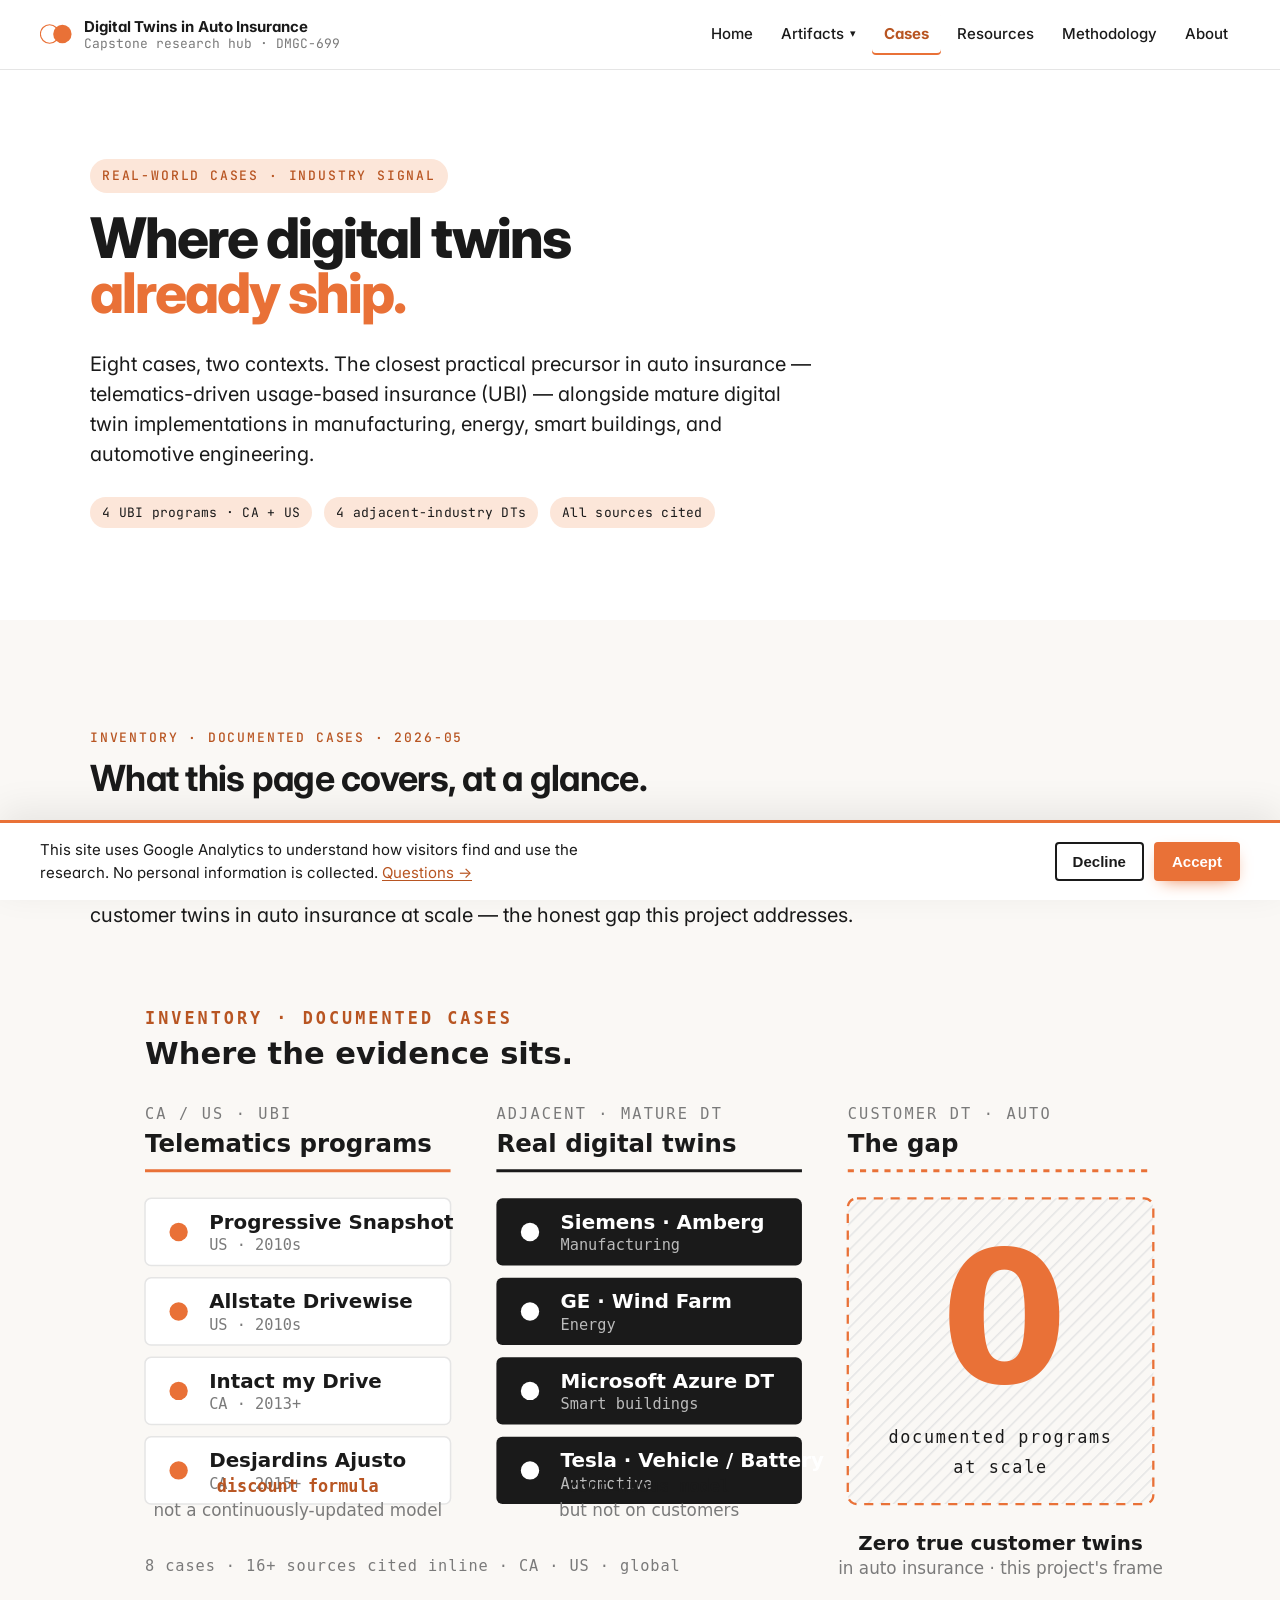
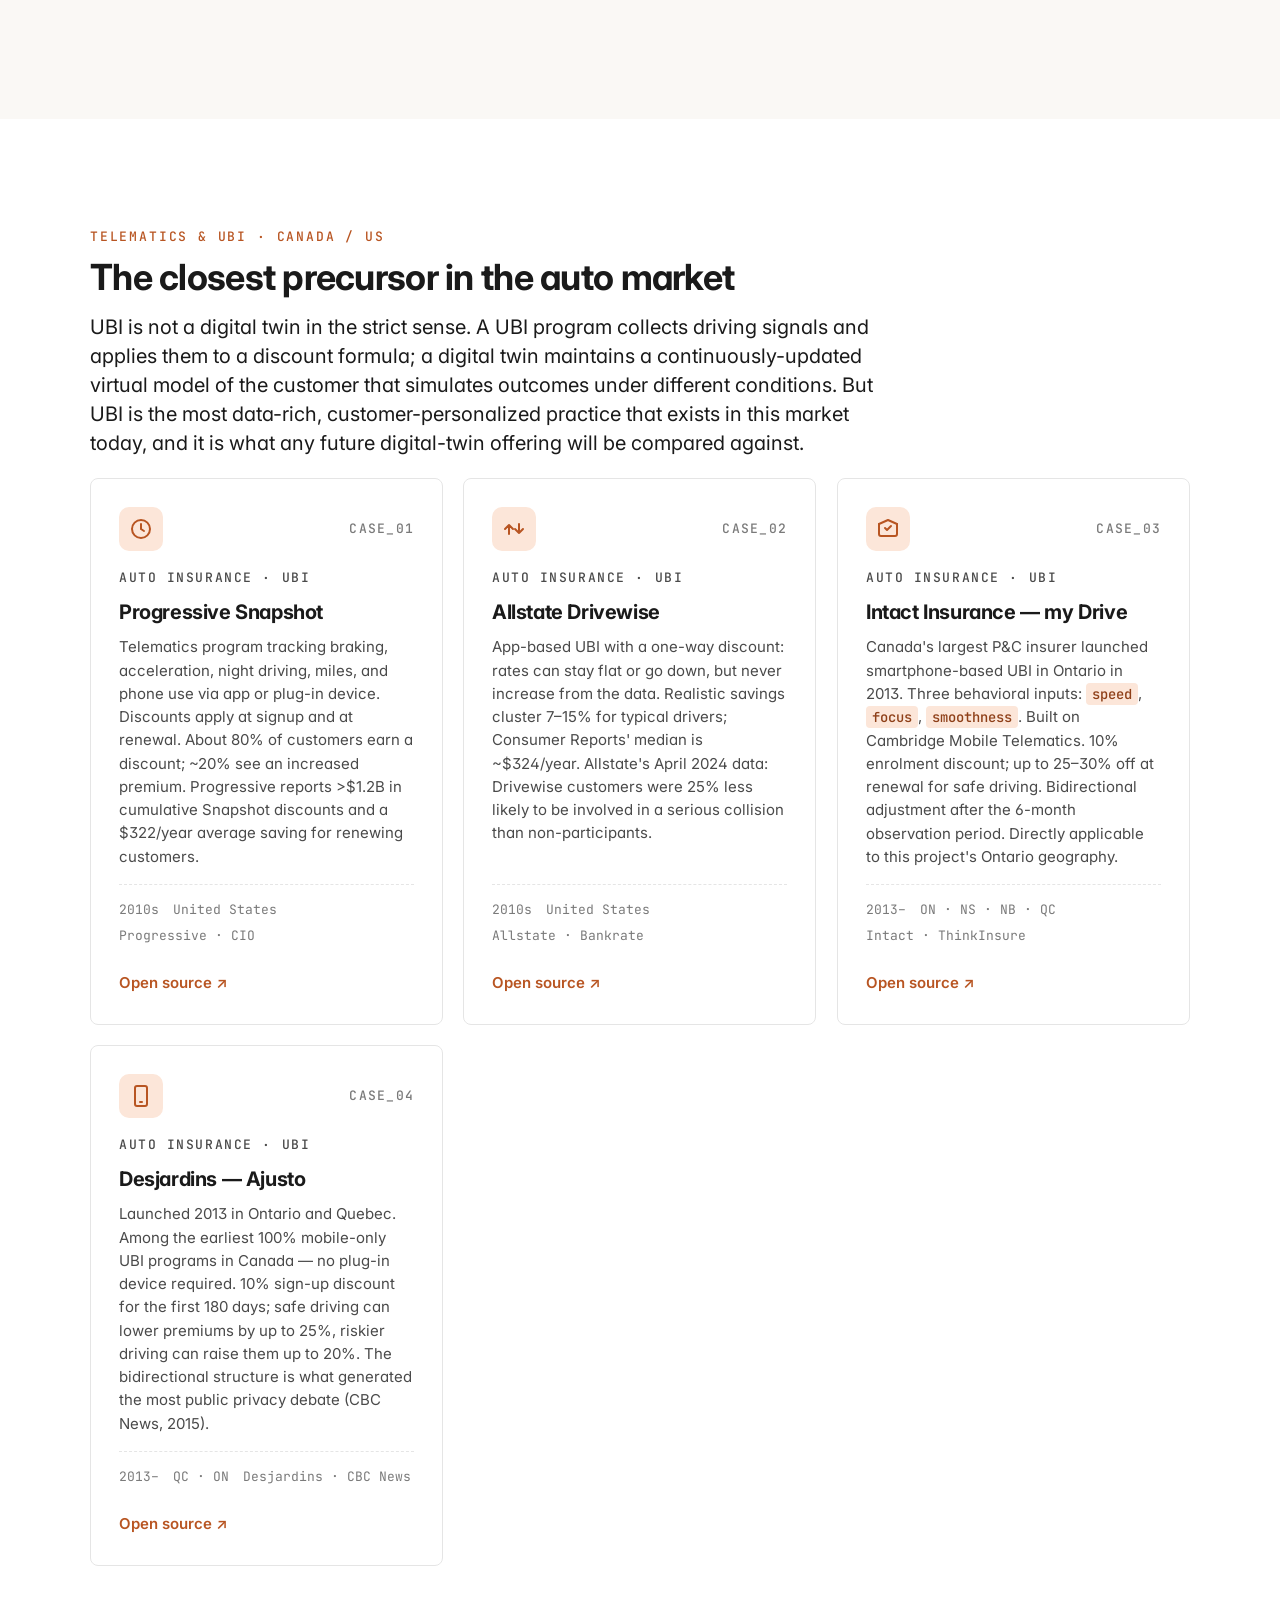
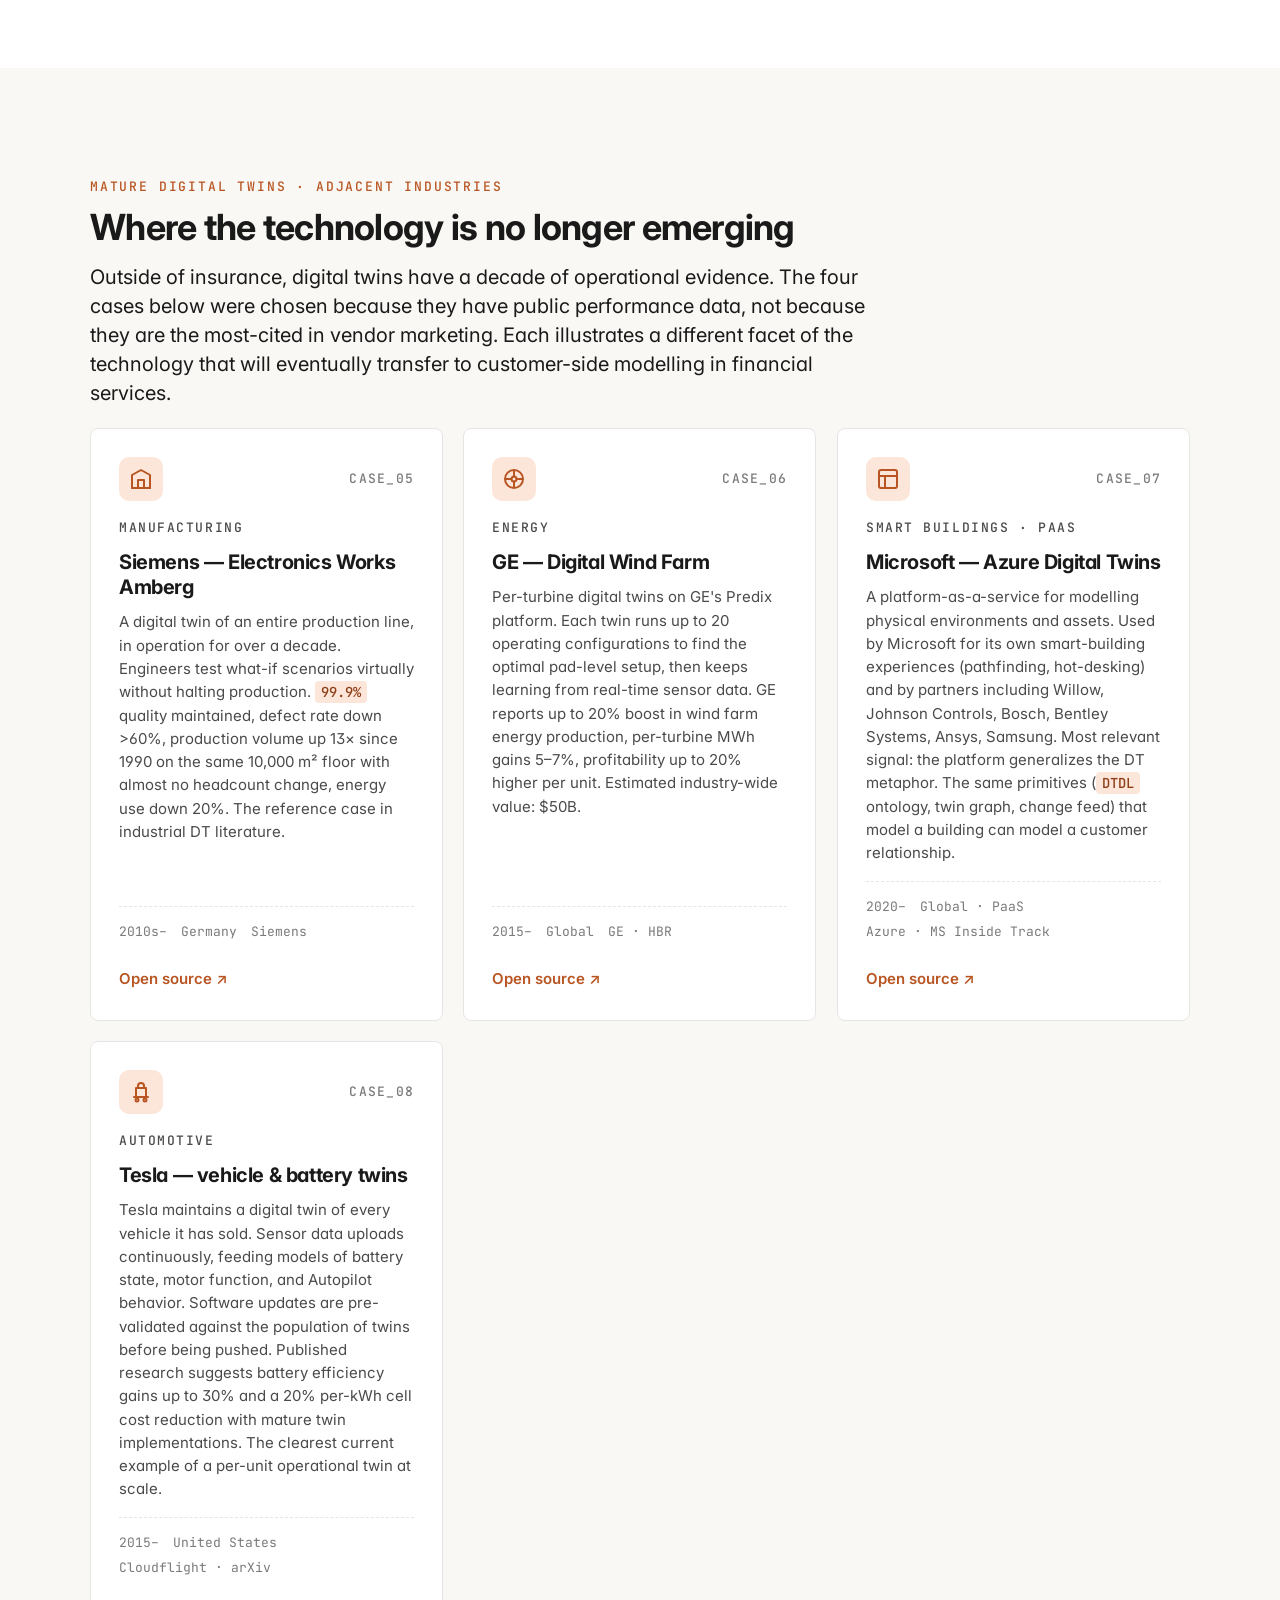
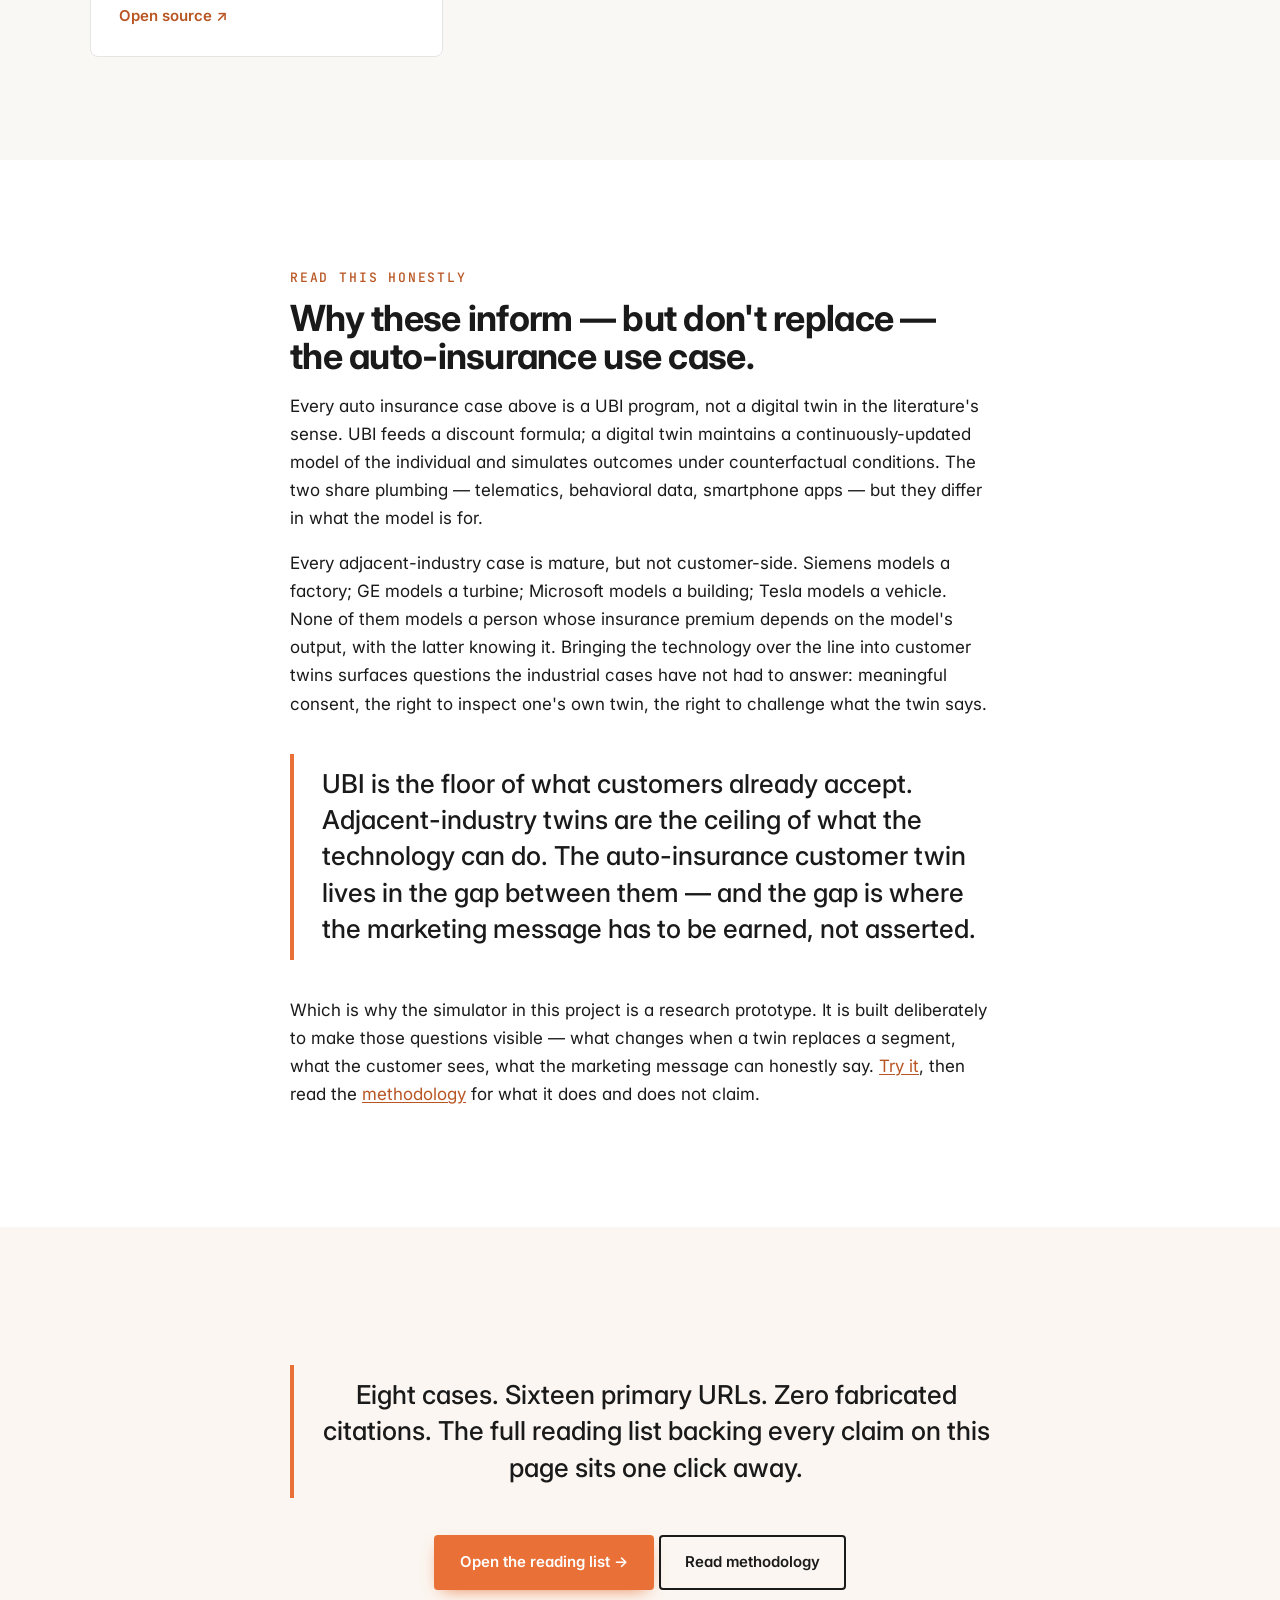
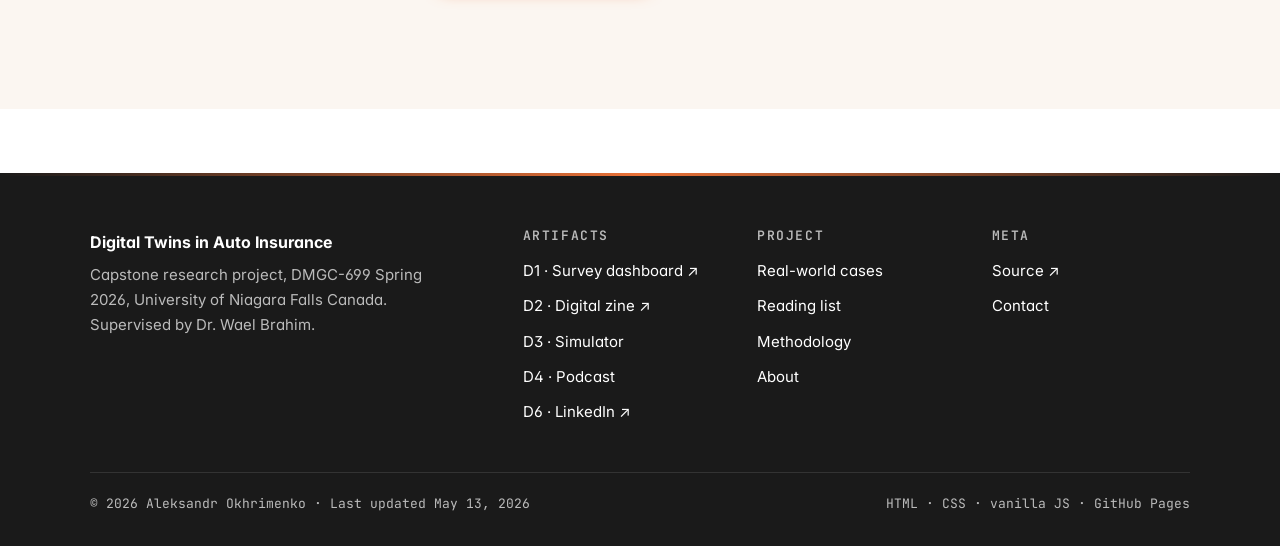
<file: cases.html>
<!doctype html>
<html lang="en">
<head>
  <meta charset="utf-8">
  <meta name="viewport" content="width=device-width, initial-scale=1">
  <title>Cases · Digital Twins in Auto Insurance</title>
  <meta name="description" content="Eight real-world cases: telematics and usage-based insurance programs in Canada and the US (Progressive, Allstate, Intact, Desjardins) plus mature digital twin implementations in adjacent industries (Siemens, GE, Microsoft, Tesla). Every claim sourced.">
  <meta name="theme-color" content="#E97137">
  <meta name="color-scheme" content="light">
  <meta name="author" content="Aleksandr Okhrimenko">

  <!-- Open Graph -->
  <meta property="og:title" content="Cases · Digital Twins in Auto Insurance">
  <meta property="og:description" content="What's already shipping in industry — documented practice, with sources.">
  <meta property="og:type" content="article">
  <meta property="og:image" content="assets/img/og-image.png">

  <link rel="canonical" href="./cases.html">
  <link rel="icon" href="assets/img/logo.svg" type="image/svg+xml">
  <link rel="apple-touch-icon" href="assets/img/logo_400.png">
  <link rel="preconnect" href="https://fonts.googleapis.com">
  <link rel="preconnect" href="https://fonts.gstatic.com" crossorigin>
  <link rel="stylesheet" href="https://fonts.googleapis.com/css2?family=Inter:wght@400;500;600;700;800&family=JetBrains+Mono:ital,wght@0,400;0,500;0,600;0,700;1,400;1,600&display=swap">
  <link rel="stylesheet" href="assets/css/styles.css?v=5">
  <link rel="manifest" href="manifest.json">
  <meta name="twitter:card" content="summary_large_image">
  <meta name="twitter:title" content="Cases · Digital Twins in Auto Insurance">
  <meta name="twitter:image" content="https://okhrimenkoav24.github.io/digital-twins-auto-insurance/assets/img/og-image.png">
  <meta property="og:url" content="https://okhrimenkoav24.github.io/digital-twins-auto-insurance/cases.html">
  <meta property="og:site_name" content="Digital Twins in Auto Insurance">
  <meta property="og:locale" content="en_CA">
  <meta name="robots" content="index, follow, max-image-preview:large">
  <script type="application/ld+json">{
  "@context": "https://schema.org",
  "@graph": [
    {
      "@type": "CollectionPage",
      "@id": "https://okhrimenkoav24.github.io/digital-twins-auto-insurance/cases.html#page",
      "name": "Cases — real-world digital twin and UBI implementations",
      "url": "https://okhrimenkoav24.github.io/digital-twins-auto-insurance/cases.html",
      "isPartOf": {
        "@id": "https://okhrimenkoav24.github.io/digital-twins-auto-insurance/#website"
      },
      "inLanguage": "en-CA",
      "author": {
        "@type": "Person",
        "name": "Aleksandr Okhrimenko"
      }
    }
  ]
}</script>
  <!-- Google Analytics 4 — gated by cookie consent. Active ID below. -->
  <script>window.__GA_ID__ = "G-4JVVFL141X";</script>
  <script async src="https://www.googletagmanager.com/gtag/js?id=G-4JVVFL141X" data-cc-gated></script>
  <script>
    window.dataLayer = window.dataLayer || [];
    window.gtag = function(){ dataLayer.push(arguments); };
    gtag('consent', 'default', {
      ad_storage: 'denied',
      ad_user_data: 'denied',
      ad_personalization: 'denied',
      analytics_storage: 'denied'
    });
    gtag('js', new Date());
    gtag('config', "G-4JVVFL141X", { anonymize_ip: true });
  </script>
</head>
<body>

<a class="skip" href="#main">Skip to content</a>

<!-- ===== HEADER / NAV ===== -->
<header class="site-header">
  <nav class="nav" aria-label="Primary">
    <a class="nav__brand" href="./index.html">
      <img src="assets/img/logo.svg" alt="" aria-hidden="true">
      <span class="nav__brand-text">
        Digital Twins in Auto Insurance
        <small>Capstone research hub · DMGC-699</small>
      </span>
    </a>

    <ul class="nav__list">
      <li><a class="nav__link" href="./index.html">Home</a></li>

      <li class="nav__dropdown">
        <button
          class="nav__trigger"
          type="button"
          aria-expanded="false"
          aria-haspopup="menu"
          aria-controls="artifacts-menu">
          Artifacts <span class="nav__caret" aria-hidden="true">▾</span>
        </button>
        <ul class="nav__menu" id="artifacts-menu" role="menu">
          <li role="none"><a role="menuitem" href="./research.html">Survey &amp; Dashboard <small>D1 — primary survey, N=15 · live</small></a></li>
          <li role="none"><a role="menuitem" href="./zine.html">Digital Zine <small>D2 — 14-page long-read · live</small></a></li>
          <li role="none"><a role="menuitem" href="./simulator.html">Decision Simulator <small>D3 — Unity WebGL · upcoming</small></a></li>
          <li role="none"><a role="menuitem" href="./podcast.html">Podcast Episode <small>D4 — ~20 min · upcoming</small></a></li>
        </ul>
      </li>

      <li><a class="nav__link" href="./cases.html" aria-current="page">Cases</a></li>
      <li><a class="nav__link" href="./resources.html">Resources</a></li>
      <li><a class="nav__link" href="./methodology.html">Methodology</a></li>
      <li><a class="nav__link" href="./about.html">About</a></li>
    </ul>
  </nav>
</header>

<main id="main">

  <!-- ===== HERO ===== -->
  <section class="hero">
    <div class="container">
      <div class="hero__copy">
        <span class="hero__eyebrow">Real-world cases · Industry signal</span>
        <h1 class="hero__title">
          Where digital twins<br>
          <span class="accent">already ship.</span>
        </h1>
        <p class="hero__lead">
          Eight cases, two contexts. The closest practical precursor in auto
          insurance — telematics-driven usage-based insurance (UBI) — alongside
          mature digital twin implementations in manufacturing, energy, smart
          buildings, and automotive engineering.
        </p>
        <div class="hero__meta">
          <span>4 UBI programs · CA + US</span>
          <span>4 adjacent-industry DTs</span>
          <span>All sources cited</span>
        </div>
      </div>
    </div>
  </section>

  <!-- ===== LANDSCAPE — visual inventory ===== -->
  <section class="section section--alt" aria-labelledby="kpi-h">
    <div class="container">
      <span class="eyebrow" data-reveal>Inventory · documented cases · 2026-05</span>
      <h2 id="kpi-h" data-reveal data-delay="1">What this page covers, at a glance.</h2>
      <p class="lead" data-reveal data-delay="2" style="max-width: 64ch;">
        The auto-insurance cases share plumbing with a digital twin — telematics,
        smartphone apps, behavioural signals — but feed a discount formula
        rather than a continuously-updated model. The adjacent cases run
        mature twins, but not on customers. Zero true customer twins in auto
        insurance at scale — the honest gap this project addresses.
      </p>

      <figure data-reveal data-delay="3" style="margin: 36px 0 8px;">
        <img src="assets/img/landscape.svg"
             alt="An inventory of three columns. Column one — Canada and US UBI — lists four telematics programs in white orange-dotted cards: Progressive Snapshot, Allstate Drivewise, Intact my Drive, Desjardins Ajusto. Column two — Adjacent mature digital twins — lists Siemens, GE, Microsoft, and Tesla as four dark cards. Column three — Customer digital twins in auto — shows a large dashed orange zero with the caption Zero true customer twins."
             class="illus illus--bleed">
      </figure>
    </div>
  </section>

  <!-- ===== SECTION 1: AUTO INSURANCE TELEMATICS / UBI ===== -->
  <section class="section" aria-labelledby="auto-h">
    <div class="container">
      <span class="eyebrow" data-reveal>Telematics &amp; UBI · Canada / US</span>
      <h2 id="auto-h" data-reveal data-delay="1">The closest precursor in the auto market</h2>
      <p class="lead" data-reveal data-delay="2">
        UBI is not a digital twin in the strict sense. A UBI program collects
        driving signals and applies them to a discount formula; a digital twin
        maintains a continuously-updated virtual model of the customer that
        simulates outcomes under different conditions. But UBI is the most
        data-rich, customer-personalized practice that exists in this market
        today, and it is what any future digital-twin offering will be
        compared against.
      </p>

      <div class="cards">

        <a class="card" href="https://www.progressive.com/auto/discounts/snapshot/" target="_blank" rel="noopener" data-reveal data-delay="1">
          <div class="card__head">
            <span class="card__icon" aria-hidden="true">
              <svg viewBox="0 0 24 24" fill="none" stroke="currentColor" stroke-width="2"><circle cx="12" cy="12" r="9"/><path d="M12 7v5l3 2" stroke-linecap="round"/></svg>
            </span>
            <span class="card__id">CASE_01</span>
          </div>
          <span class="card__tag">Auto insurance · UBI</span>
          <h3 class="card__title">Progressive Snapshot</h3>
          <p class="card__desc">Telematics program tracking braking, acceleration, night driving, miles, and phone use via app or plug-in device. Discounts apply at signup and at renewal. About 80% of customers earn a discount; ~20% see an increased premium. Progressive reports &gt;$1.2B in cumulative Snapshot discounts and a $322/year average saving for renewing customers.</p>
          <p class="card__meta">
            <span>2010s</span><span>United States</span><span>Progressive · CIO</span>
          </p>
          <span class="card__arrow">Open source ↗</span>
        </a>

        <a class="card" href="https://www.allstate.com/drivewise" target="_blank" rel="noopener" data-reveal data-delay="2">
          <div class="card__head">
            <span class="card__icon" aria-hidden="true">
              <svg viewBox="0 0 24 24" fill="none" stroke="currentColor" stroke-width="2" stroke-linecap="round" stroke-linejoin="round"><path d="M3 12l4-4m0 0l4 4m-4-4v9"/><path d="M21 12l-4 4m0 0l-4-4m4 4V7"/></svg>
            </span>
            <span class="card__id">CASE_02</span>
          </div>
          <span class="card__tag">Auto insurance · UBI</span>
          <h3 class="card__title">Allstate Drivewise</h3>
          <p class="card__desc">App-based UBI with a one-way discount: rates can stay flat or go down, but never increase from the data. Realistic savings cluster 7–15% for typical drivers; Consumer Reports' median is ~$324/year. Allstate's April 2024 data: Drivewise customers were 25% less likely to be involved in a serious collision than non-participants.</p>
          <p class="card__meta">
            <span>2010s</span><span>United States</span><span>Allstate · Bankrate</span>
          </p>
          <span class="card__arrow">Open source ↗</span>
        </a>

        <a class="card" href="https://www.intact.ca/en/personal-insurance/online-services/my-drive/faq-mydrive-v2" target="_blank" rel="noopener" data-reveal data-delay="3">
          <div class="card__head">
            <span class="card__icon" aria-hidden="true">
              <svg viewBox="0 0 24 24" fill="none" stroke="currentColor" stroke-width="2" stroke-linecap="round" stroke-linejoin="round"><path d="M3 7v10a2 2 0 002 2h14a2 2 0 002-2V7"/><path d="M3 7l9-4 9 4"/><path d="M9 11l2 2 4-4"/></svg>
            </span>
            <span class="card__id">CASE_03</span>
          </div>
          <span class="card__tag">Auto insurance · UBI</span>
          <h3 class="card__title">Intact Insurance — my Drive</h3>
          <p class="card__desc">Canada's largest P&amp;C insurer launched smartphone-based UBI in Ontario in 2013. Three behavioral inputs: <code>speed</code>, <code>focus</code>, <code>smoothness</code>. Built on Cambridge Mobile Telematics. 10% enrolment discount; up to 25–30% off at renewal for safe driving. Bidirectional adjustment after the 6-month observation period. Directly applicable to this project's Ontario geography.</p>
          <p class="card__meta">
            <span>2013–</span><span>ON · NS · NB · QC</span><span>Intact · ThinkInsure</span>
          </p>
          <span class="card__arrow">Open source ↗</span>
        </a>

        <a class="card" href="https://www.desjardins.com/ca/personal/insurance/car-insurance/ajusto/index.jsp" target="_blank" rel="noopener" data-reveal data-delay="4">
          <div class="card__head">
            <span class="card__icon" aria-hidden="true">
              <svg viewBox="0 0 24 24" fill="none" stroke="currentColor" stroke-width="2" stroke-linecap="round"><rect x="6" y="2" width="12" height="20" rx="2"/><line x1="11" y1="18" x2="13" y2="18"/></svg>
            </span>
            <span class="card__id">CASE_04</span>
          </div>
          <span class="card__tag">Auto insurance · UBI</span>
          <h3 class="card__title">Desjardins — Ajusto</h3>
          <p class="card__desc">Launched 2013 in Ontario and Quebec. Among the earliest 100% mobile-only UBI programs in Canada — no plug-in device required. 10% sign-up discount for the first 180 days; safe driving can lower premiums by up to 25%, riskier driving can raise them up to 20%. The bidirectional structure is what generated the most public privacy debate (CBC News, 2015).</p>
          <p class="card__meta">
            <span>2013–</span><span>QC · ON</span><span>Desjardins · CBC News</span>
          </p>
          <span class="card__arrow">Open source ↗</span>
        </a>

      </div>
    </div>
  </section>

  <!-- ===== SECTION 2: ADJACENT INDUSTRIES (mature DT) ===== -->
  <section class="section section--alt" aria-labelledby="adjacent-h">
    <div class="container">
      <span class="eyebrow" data-reveal>Mature digital twins · adjacent industries</span>
      <h2 id="adjacent-h" data-reveal data-delay="1">Where the technology is no longer emerging</h2>
      <p class="lead" data-reveal data-delay="2">
        Outside of insurance, digital twins have a decade of operational
        evidence. The four cases below were chosen because they have public
        performance data, not because they are the most-cited in vendor
        marketing. Each illustrates a different facet of the technology that
        will eventually transfer to customer-side modelling in financial
        services.
      </p>

      <div class="cards">

        <a class="card" href="https://www.siemens.com/global/en/company/stories/industry/electronics-digitalenterprise-futuretechnologies.html" target="_blank" rel="noopener" data-reveal data-delay="1">
          <div class="card__head">
            <span class="card__icon" aria-hidden="true">
              <svg viewBox="0 0 24 24" fill="none" stroke="currentColor" stroke-width="2" stroke-linecap="round" stroke-linejoin="round"><path d="M3 21V8l9-5 9 5v13"/><path d="M9 21V13h6v8"/><path d="M3 21h18"/></svg>
            </span>
            <span class="card__id">CASE_05</span>
          </div>
          <span class="card__tag">Manufacturing</span>
          <h3 class="card__title">Siemens — Electronics Works Amberg</h3>
          <p class="card__desc">A digital twin of an entire production line, in operation for over a decade. Engineers test what-if scenarios virtually without halting production. <code>99.9%</code> quality maintained, defect rate down &gt;60%, production volume up 13× since 1990 on the same 10,000 m² floor with almost no headcount change, energy use down 20%. The reference case in industrial DT literature.</p>
          <p class="card__meta">
            <span>2010s–</span><span>Germany</span><span>Siemens</span>
          </p>
          <span class="card__arrow">Open source ↗</span>
        </a>

        <a class="card" href="https://www.ge.com/news/press-releases/ge-launches-next-evolution-wind-energy-making-renewables-more-efficient-economic" target="_blank" rel="noopener" data-reveal data-delay="2">
          <div class="card__head">
            <span class="card__icon" aria-hidden="true">
              <svg viewBox="0 0 24 24" fill="none" stroke="currentColor" stroke-width="2" stroke-linecap="round" stroke-linejoin="round"><circle cx="12" cy="12" r="2.5"/><path d="M12 9.5V4M12 14.5V20M9.5 12H4M14.5 12H20"/><circle cx="12" cy="12" r="9"/></svg>
            </span>
            <span class="card__id">CASE_06</span>
          </div>
          <span class="card__tag">Energy</span>
          <h3 class="card__title">GE — Digital Wind Farm</h3>
          <p class="card__desc">Per-turbine digital twins on GE's Predix platform. Each twin runs up to 20 operating configurations to find the optimal pad-level setup, then keeps learning from real-time sensor data. GE reports up to 20% boost in wind farm energy production, per-turbine MWh gains 5–7%, profitability up to 20% higher per unit. Estimated industry-wide value: $50B.</p>
          <p class="card__meta">
            <span>2015–</span><span>Global</span><span>GE · HBR</span>
          </p>
          <span class="card__arrow">Open source ↗</span>
        </a>

        <a class="card" href="https://azure.microsoft.com/en-us/products/digital-twins" target="_blank" rel="noopener" data-reveal data-delay="3">
          <div class="card__head">
            <span class="card__icon" aria-hidden="true">
              <svg viewBox="0 0 24 24" fill="none" stroke="currentColor" stroke-width="2" stroke-linecap="round" stroke-linejoin="round"><rect x="3" y="3" width="18" height="18" rx="2"/><path d="M3 9h18M9 21V9"/></svg>
            </span>
            <span class="card__id">CASE_07</span>
          </div>
          <span class="card__tag">Smart buildings · PaaS</span>
          <h3 class="card__title">Microsoft — Azure Digital Twins</h3>
          <p class="card__desc">A platform-as-a-service for modelling physical environments and assets. Used by Microsoft for its own smart-building experiences (pathfinding, hot-desking) and by partners including Willow, Johnson Controls, Bosch, Bentley Systems, Ansys, Samsung. Most relevant signal: the platform generalizes the DT metaphor. The same primitives (<code>DTDL</code> ontology, twin graph, change feed) that model a building can model a customer relationship.</p>
          <p class="card__meta">
            <span>2020–</span><span>Global · PaaS</span><span>Azure · MS Inside Track</span>
          </p>
          <span class="card__arrow">Open source ↗</span>
        </a>

        <a class="card" href="https://www.cloudflight.io/en/blog/learnings-from-the-digital-twins-data-architecture-of-tesla/" target="_blank" rel="noopener" data-reveal data-delay="4">
          <div class="card__head">
            <span class="card__icon" aria-hidden="true">
              <svg viewBox="0 0 24 24" fill="none" stroke="currentColor" stroke-width="2" stroke-linecap="round" stroke-linejoin="round"><path d="M5 17h14M7 17V8h10v9M9 8V6a3 3 0 016 0v2"/><circle cx="8" cy="20" r="1.5"/><circle cx="16" cy="20" r="1.5"/></svg>
            </span>
            <span class="card__id">CASE_08</span>
          </div>
          <span class="card__tag">Automotive</span>
          <h3 class="card__title">Tesla — vehicle &amp; battery twins</h3>
          <p class="card__desc">Tesla maintains a digital twin of every vehicle it has sold. Sensor data uploads continuously, feeding models of battery state, motor function, and Autopilot behavior. Software updates are pre-validated against the population of twins before being pushed. Published research suggests battery efficiency gains up to 30% and a 20% per-kWh cell cost reduction with mature twin implementations. The clearest current example of a per-unit operational twin at scale.</p>
          <p class="card__meta">
            <span>2015–</span><span>United States</span><span>Cloudflight · arXiv</span>
          </p>
          <span class="card__arrow">Open source ↗</span>
        </a>

      </div>
    </div>
  </section>

  <!-- ===== HONEST CAVEAT — pull quote ===== -->
  <section class="section" aria-labelledby="caveat-h">
    <div class="container container-narrow">
      <span class="eyebrow" data-reveal>Read this honestly</span>
      <h2 id="caveat-h" data-reveal data-delay="1">Why these inform — but don't replace — the auto-insurance use case.</h2>
      <p>
        Every auto insurance case above is a UBI program, not a digital twin
        in the literature's sense. UBI feeds a discount formula; a digital
        twin maintains a continuously-updated model of the individual and
        simulates outcomes under counterfactual conditions. The two share
        plumbing — telematics, behavioral data, smartphone apps — but they
        differ in what the model is for.
      </p>
      <p>
        Every adjacent-industry case is mature, but not customer-side. Siemens
        models a factory; GE models a turbine; Microsoft models a building;
        Tesla models a vehicle. None of them models a person whose insurance
        premium depends on the model's output, with the latter knowing it.
        Bringing the technology over the line into customer twins surfaces
        questions the industrial cases have not had to answer: meaningful
        consent, the right to inspect one's own twin, the right to challenge
        what the twin says.
      </p>

      <blockquote class="pullquote">
        UBI is the floor of what customers already accept. Adjacent-industry
        twins are the ceiling of what the technology can do. The auto-insurance
        customer twin lives in the gap between them — and the gap is where the
        marketing message has to be earned, not asserted.
      </blockquote>

      <p>
        Which is why the simulator in this project is a research prototype. It
        is built deliberately to make those questions visible — what changes
        when a twin replaces a segment, what the customer sees, what the
        marketing message can honestly say. <a href="./simulator.html">Try it</a>,
        then read the <a href="./methodology.html">methodology</a> for what it
        does and does not claim.
      </p>
    </div>
  </section>

  <!-- ===== CTA ===== -->
  <section class="section section--deep">
    <div class="container container-narrow" style="text-align: center;">
      <blockquote class="pullquote" data-reveal>
        Eight cases. Sixteen primary URLs. Zero fabricated citations. The full
        reading list backing every claim on this page sits one click away.
      </blockquote>
      <p style="margin-top: 28px;" data-reveal data-delay="1">
        <a class="btn btn--primary" href="./resources.html">Open the reading list →</a>
        <a class="btn btn--ghost" href="./methodology.html">Read methodology</a>
      </p>
    </div>
  </section>

</main>

<!-- ===== FOOTER ===== -->
<footer class="site-footer">
  <div class="container">
    <div class="footer__grid">
      <div>
        <p class="footer__brand">Digital Twins in Auto Insurance</p>
        <p style="color:#BBB; font-size: var(--fs-sm); max-width: 38ch;">
          Capstone research project, DMGC-699 Spring 2026, University of Niagara
          Falls Canada. Supervised by Dr. Wael Brahim.
        </p>
      </div>
      <div>
        <h4>Artifacts</h4>
        <ul>
          <li><a href="https://jade-salamander-5559d4.netlify.app" target="_blank" rel="noopener">D1 · Survey dashboard ↗</a></li>
          <li><a href="https://digitaltwinszeen.netlify.app" target="_blank" rel="noopener">D2 · Digital zine ↗</a></li>
          <li><a href="./simulator.html">D3 · Simulator</a></li>
          <li><a href="./podcast.html">D4 · Podcast</a></li>
          <li><a href="https://www.linkedin.com/company/digital-twins-in-auto-insurance/" target="_blank" rel="noopener">D6 · LinkedIn ↗</a></li>
        </ul>
      </div>
      <div>
        <h4>Project</h4>
        <ul>
          <li><a href="./cases.html">Real-world cases</a></li>
          <li><a href="./resources.html">Reading list</a></li>
          <li><a href="./methodology.html">Methodology</a></li>
          <li><a href="./about.html">About</a></li>
        </ul>
      </div>
      <div>
        <h4>Meta</h4>
        <ul>
          <li><a href="https://github.com/" target="_blank" rel="noopener">Source ↗</a></li>
          <li><a href="./about.html#contact">Contact</a></li>
        </ul>
      </div>
    </div>
    <div class="footer__bottom">
      <span>© 2026 Aleksandr Okhrimenko · Last updated <span data-updated="2026-05-13">2026-05-13</span></span>
      <span>HTML · CSS · vanilla JS · GitHub Pages</span>
    </div>
  </div>
</footer>

<script src="assets/js/main.js?v=5" defer></script>

<!-- Cookie consent (minimal). Sites GA4 only after explicit accept. -->
<div id="cc-banner" class="cc-banner" role="region" aria-label="Cookie notice" hidden>
  <p>This site uses Google Analytics to understand how visitors find and use the research. No personal information is collected. <a href="./about.html#contact">Questions →</a></p>
  <div class="cc-banner__btns">
    <button type="button" class="btn btn--ghost" data-cc-deny>Decline</button>
    <button type="button" class="btn btn--primary" data-cc-accept>Accept</button>
  </div>
</div>
<script>
  (function () {
    var KEY = 'cc-v1';
    var pref = null;
    try { pref = localStorage.getItem(KEY); } catch (e) {}
    var banner = document.getElementById('cc-banner');
    function apply(accepted) {
      try { localStorage.setItem(KEY, accepted ? 'accept' : 'deny'); } catch (e) {}
      if (banner) banner.hidden = true;
      if (accepted && window.gtag) {
        window.gtag('consent', 'update', {
          analytics_storage: 'granted'
        });
      }
    }
    if (pref === 'accept') {
      if (window.gtag) window.gtag('consent', 'update', { analytics_storage: 'granted' });
    } else if (pref === 'deny') {
      /* stays denied */
    } else if (banner) {
      banner.hidden = false;
    }
    if (banner) {
      banner.querySelector('[data-cc-accept]').addEventListener('click', function(){ apply(true); });
      banner.querySelector('[data-cc-deny]').addEventListener('click', function(){ apply(false); });
    }
  })();
</script>

</body>
</html>
</file>
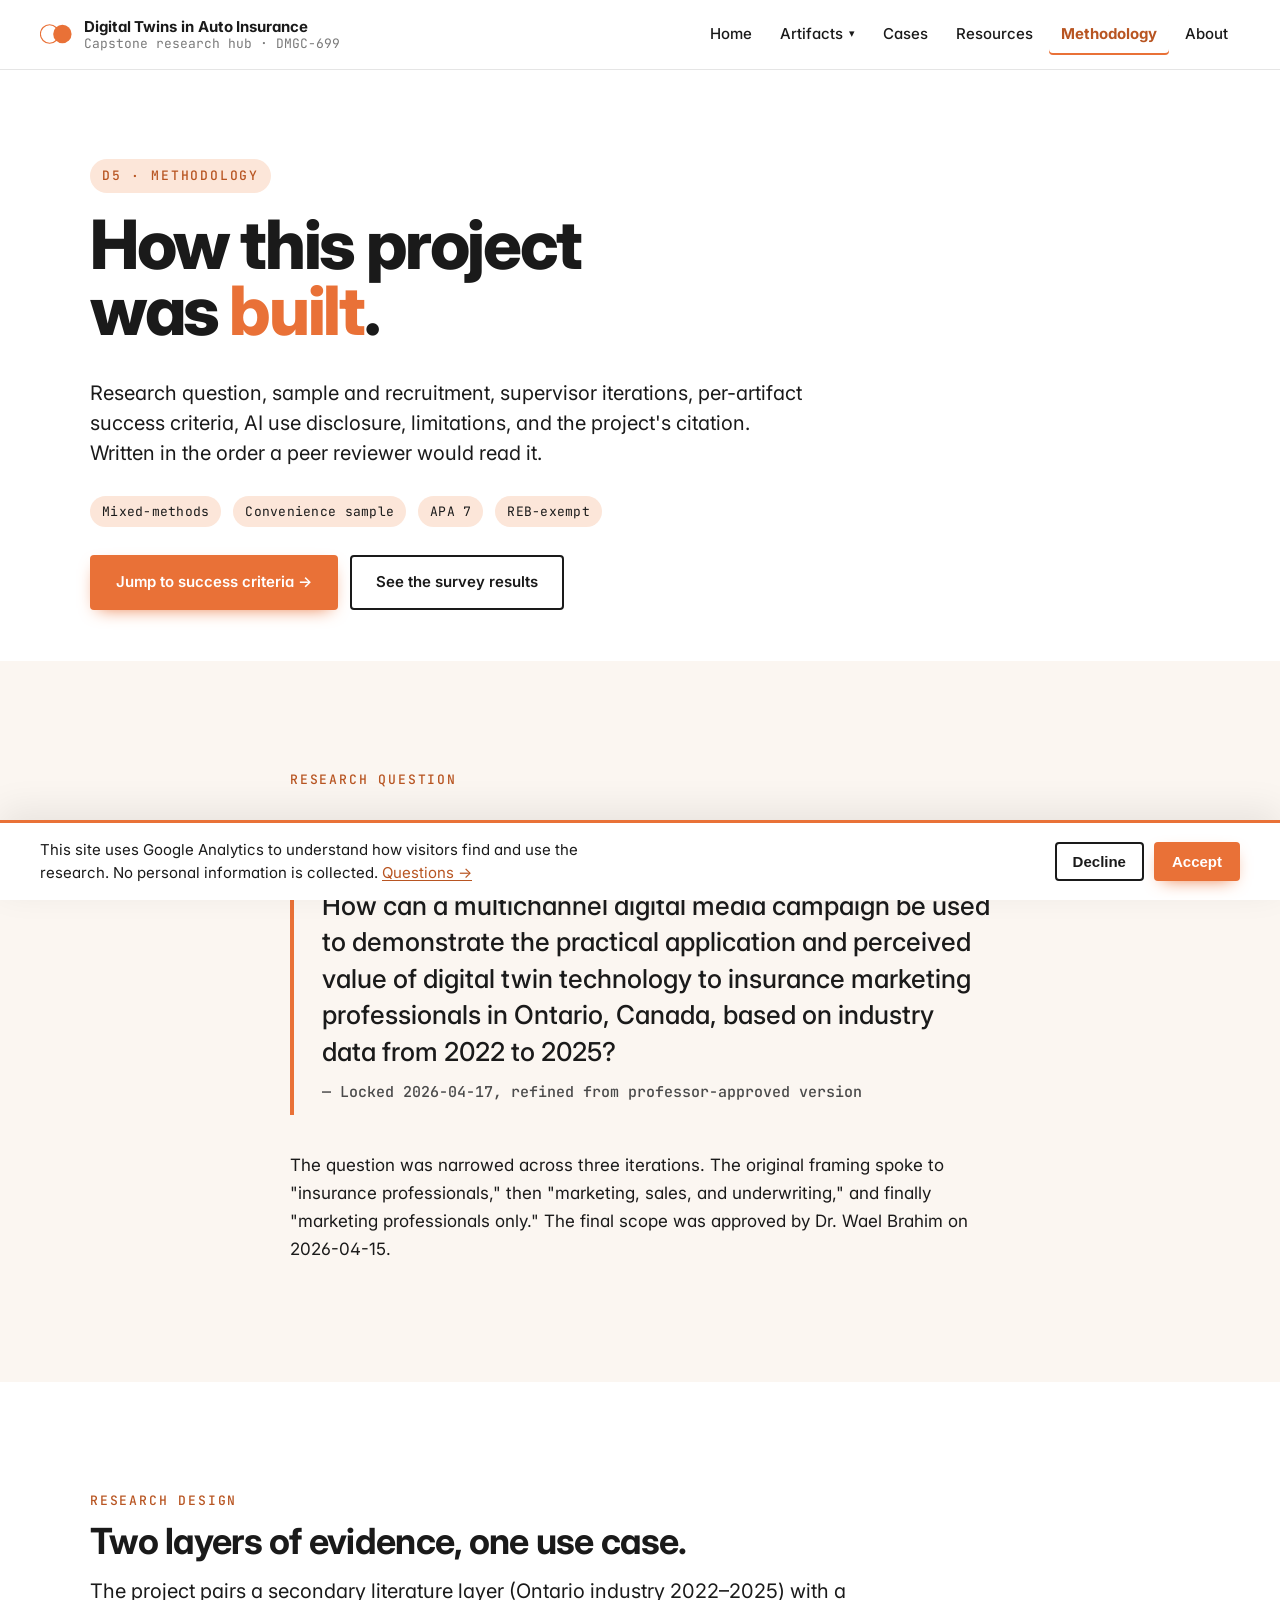
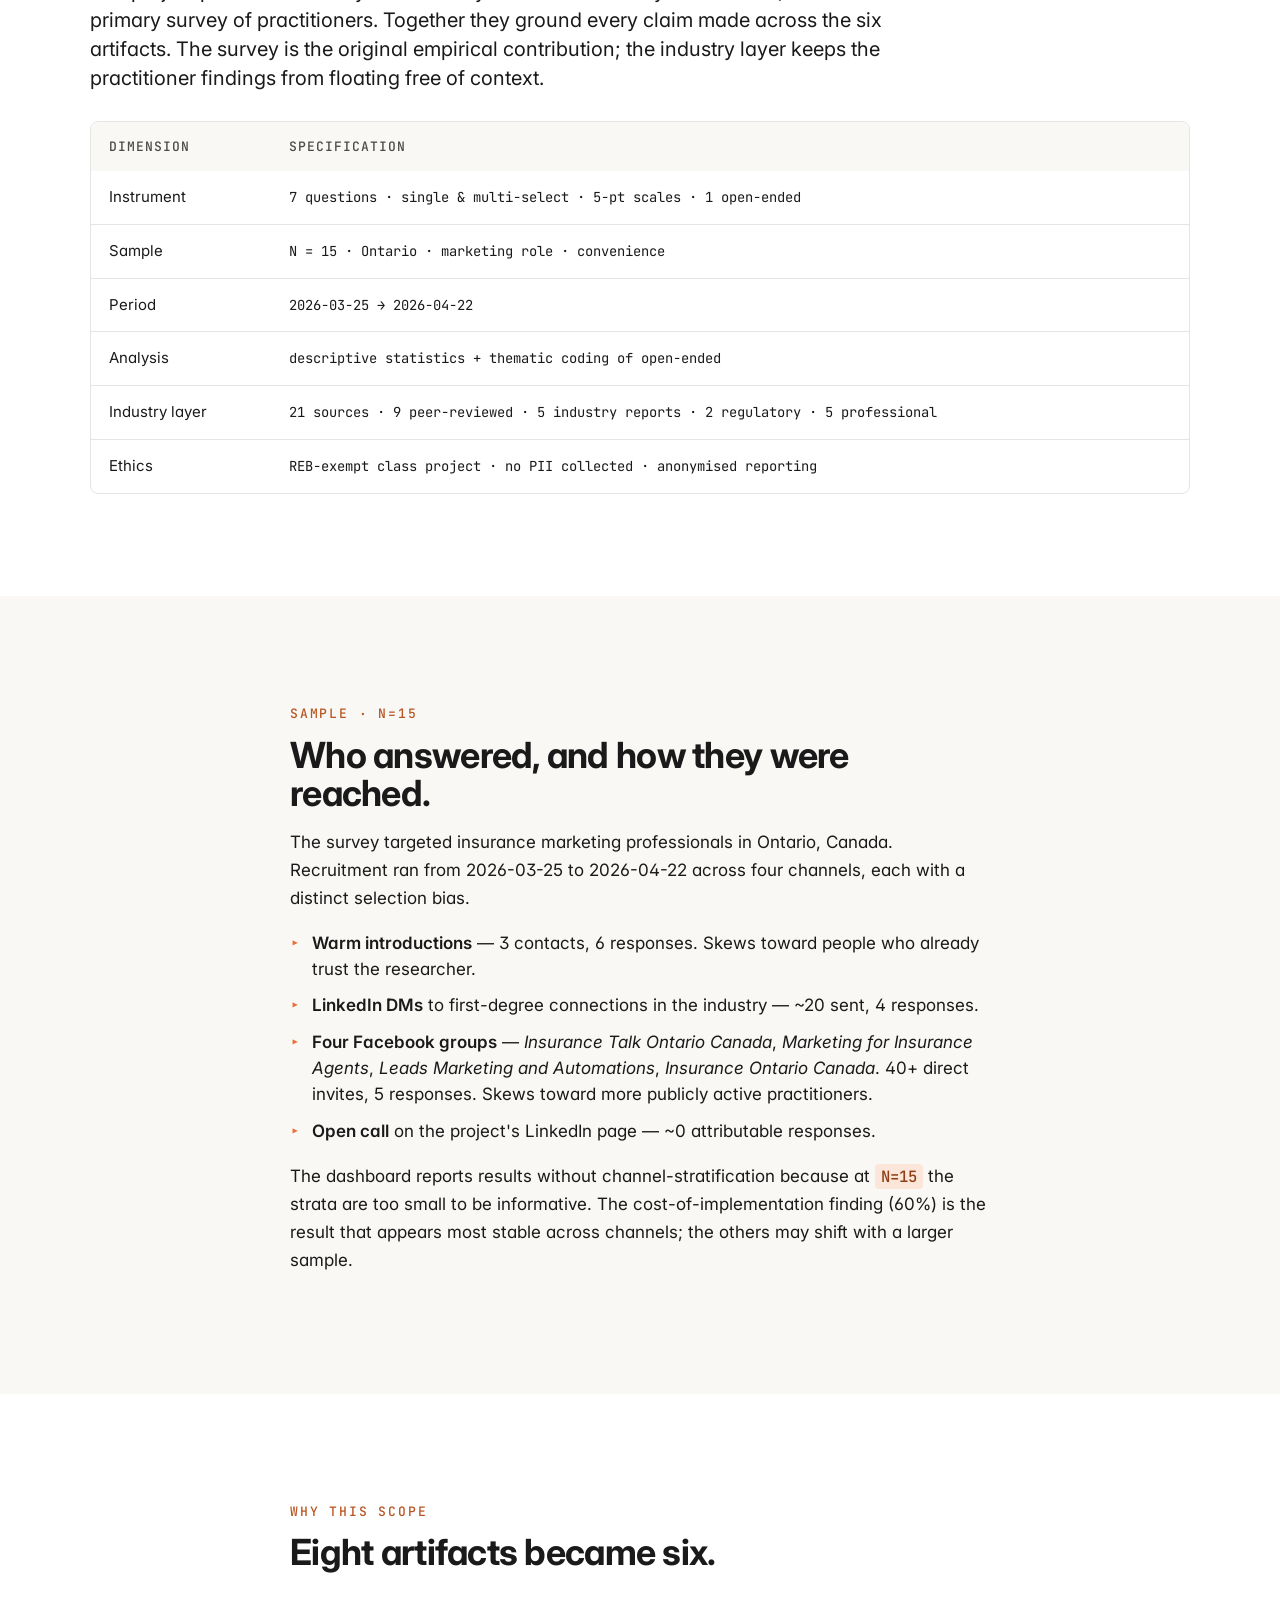
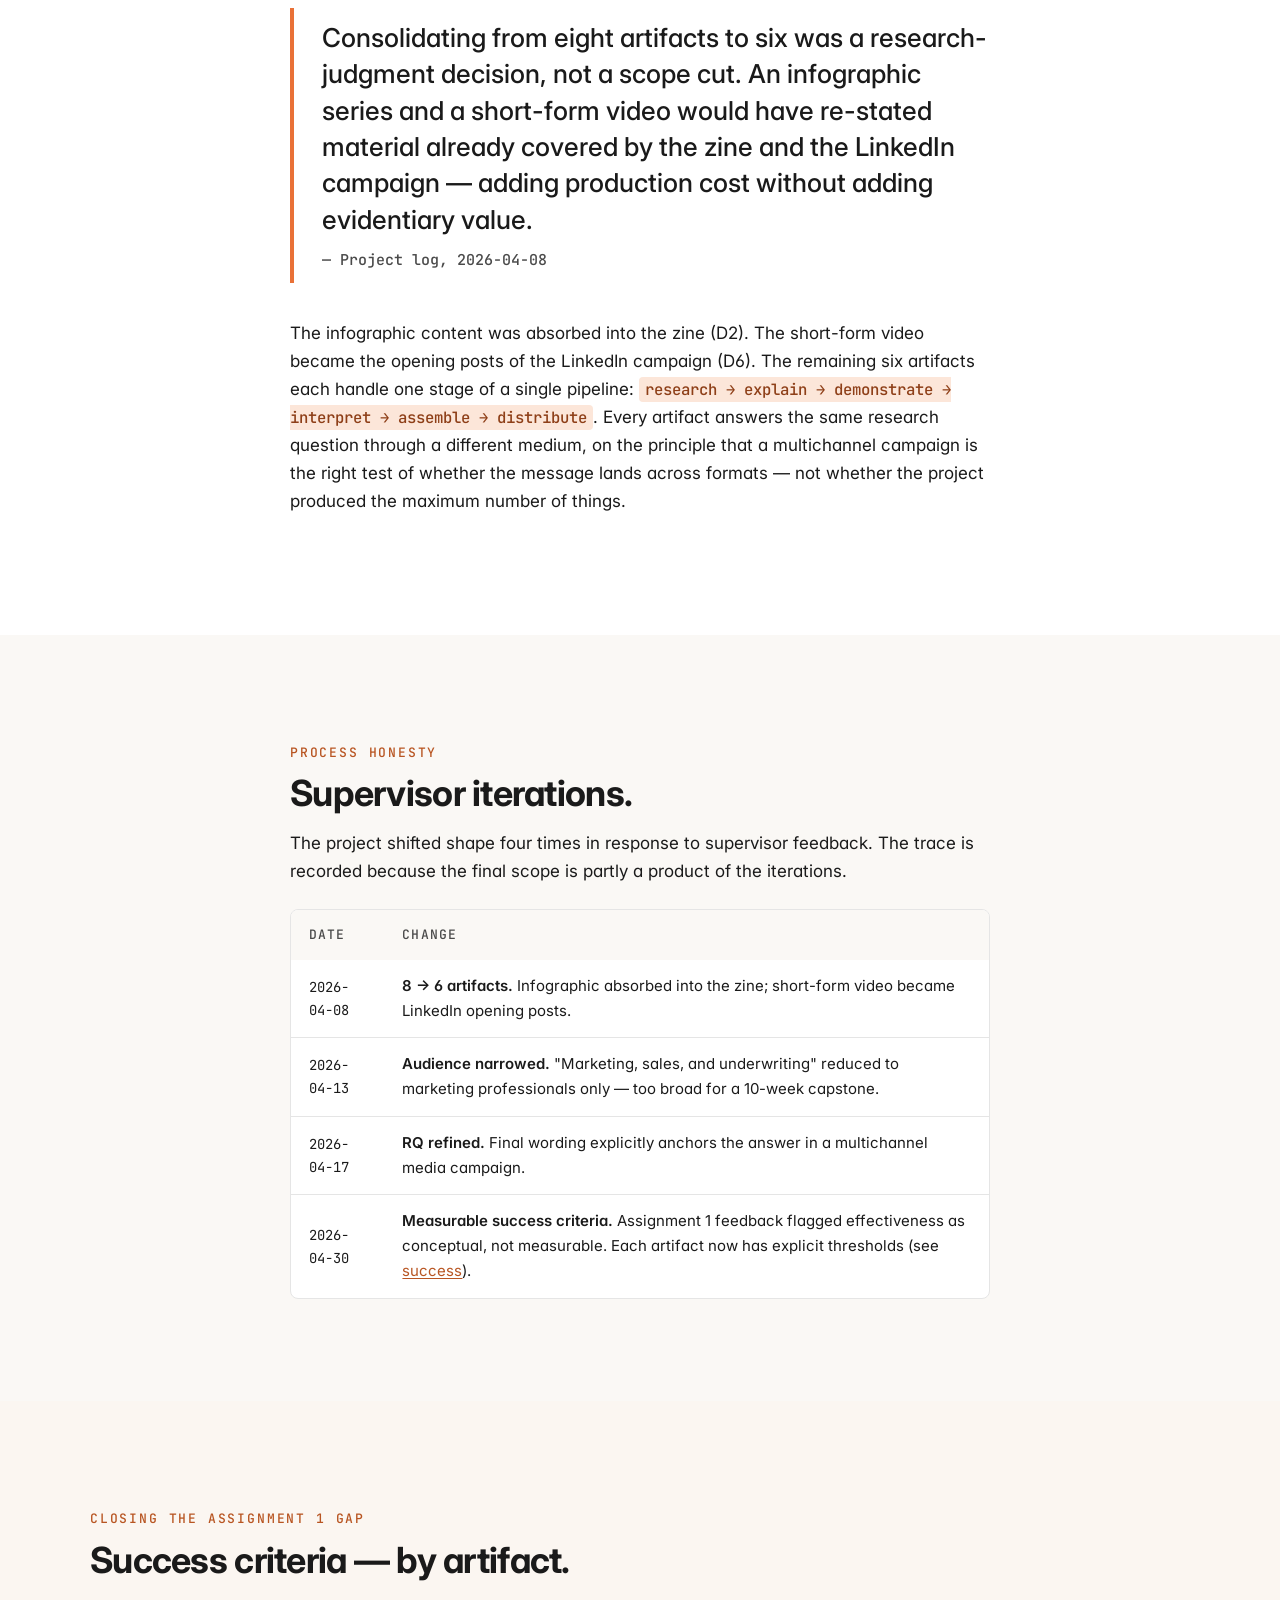
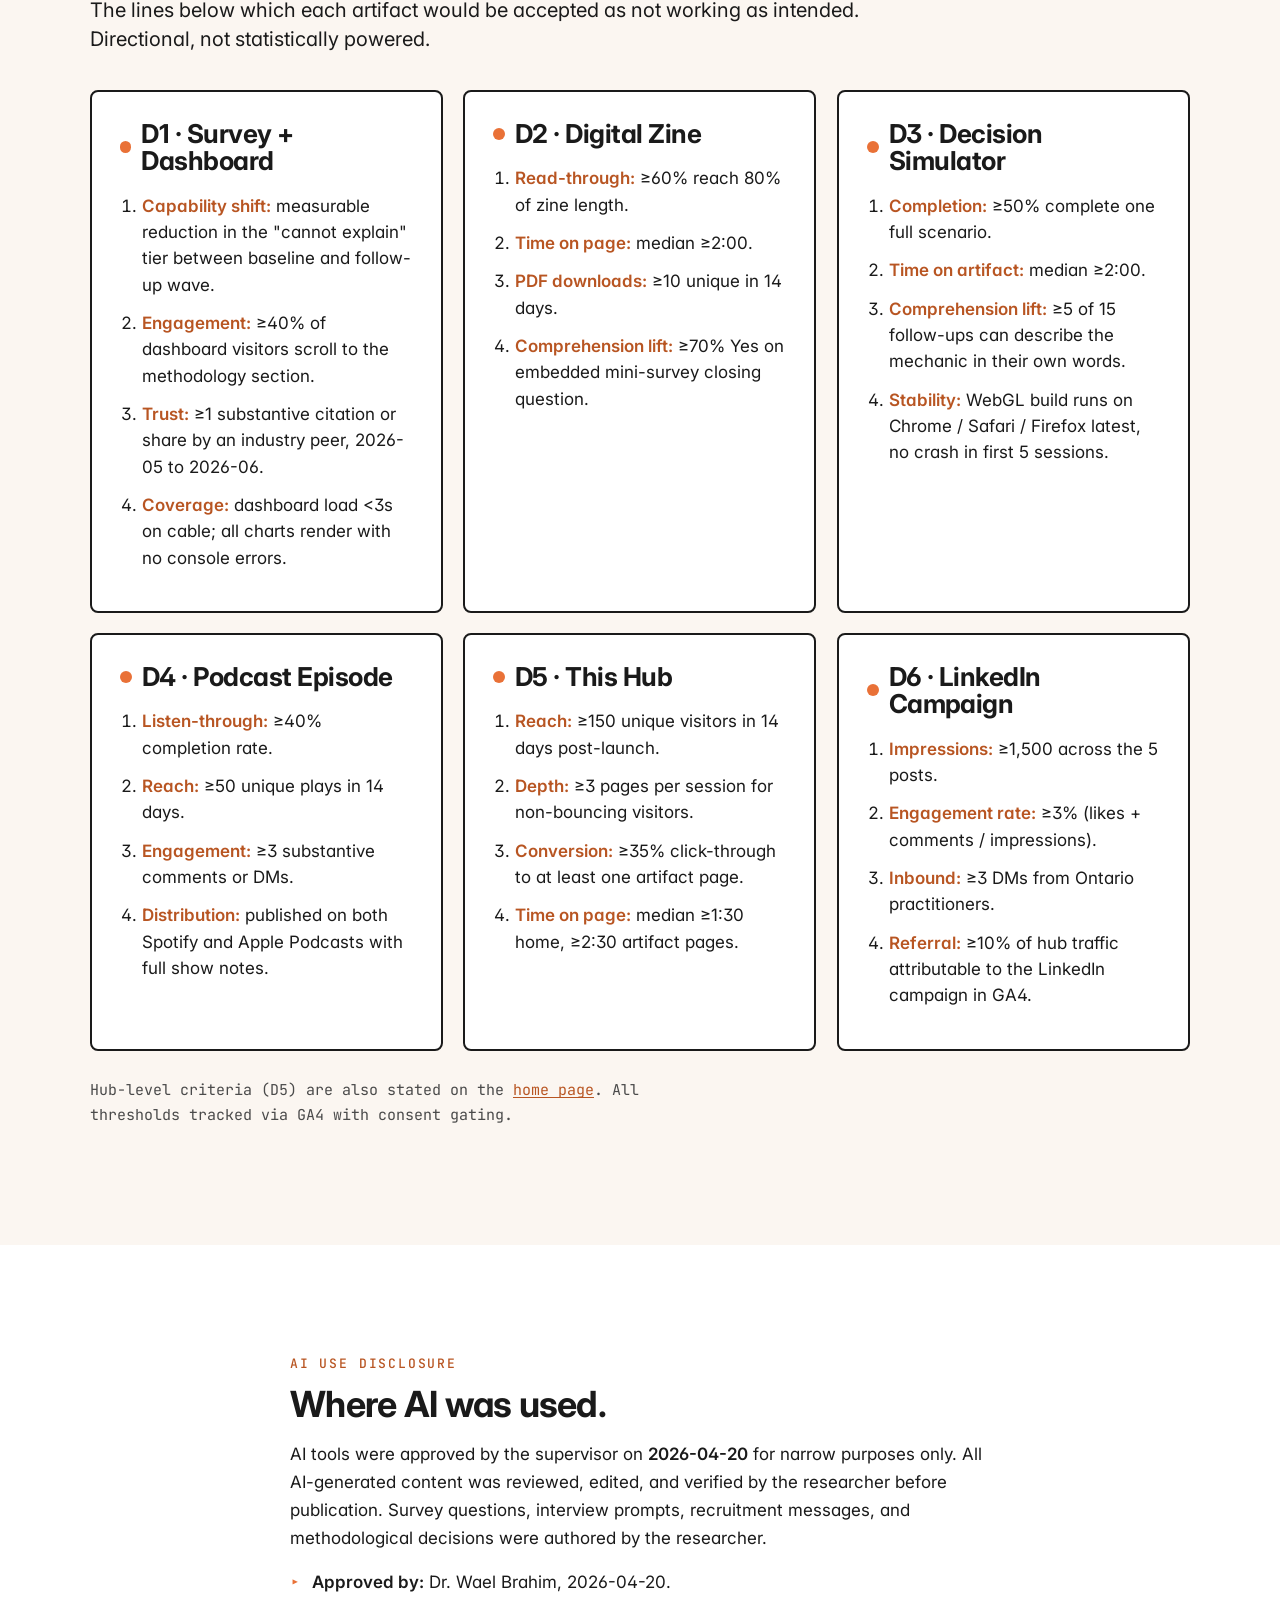
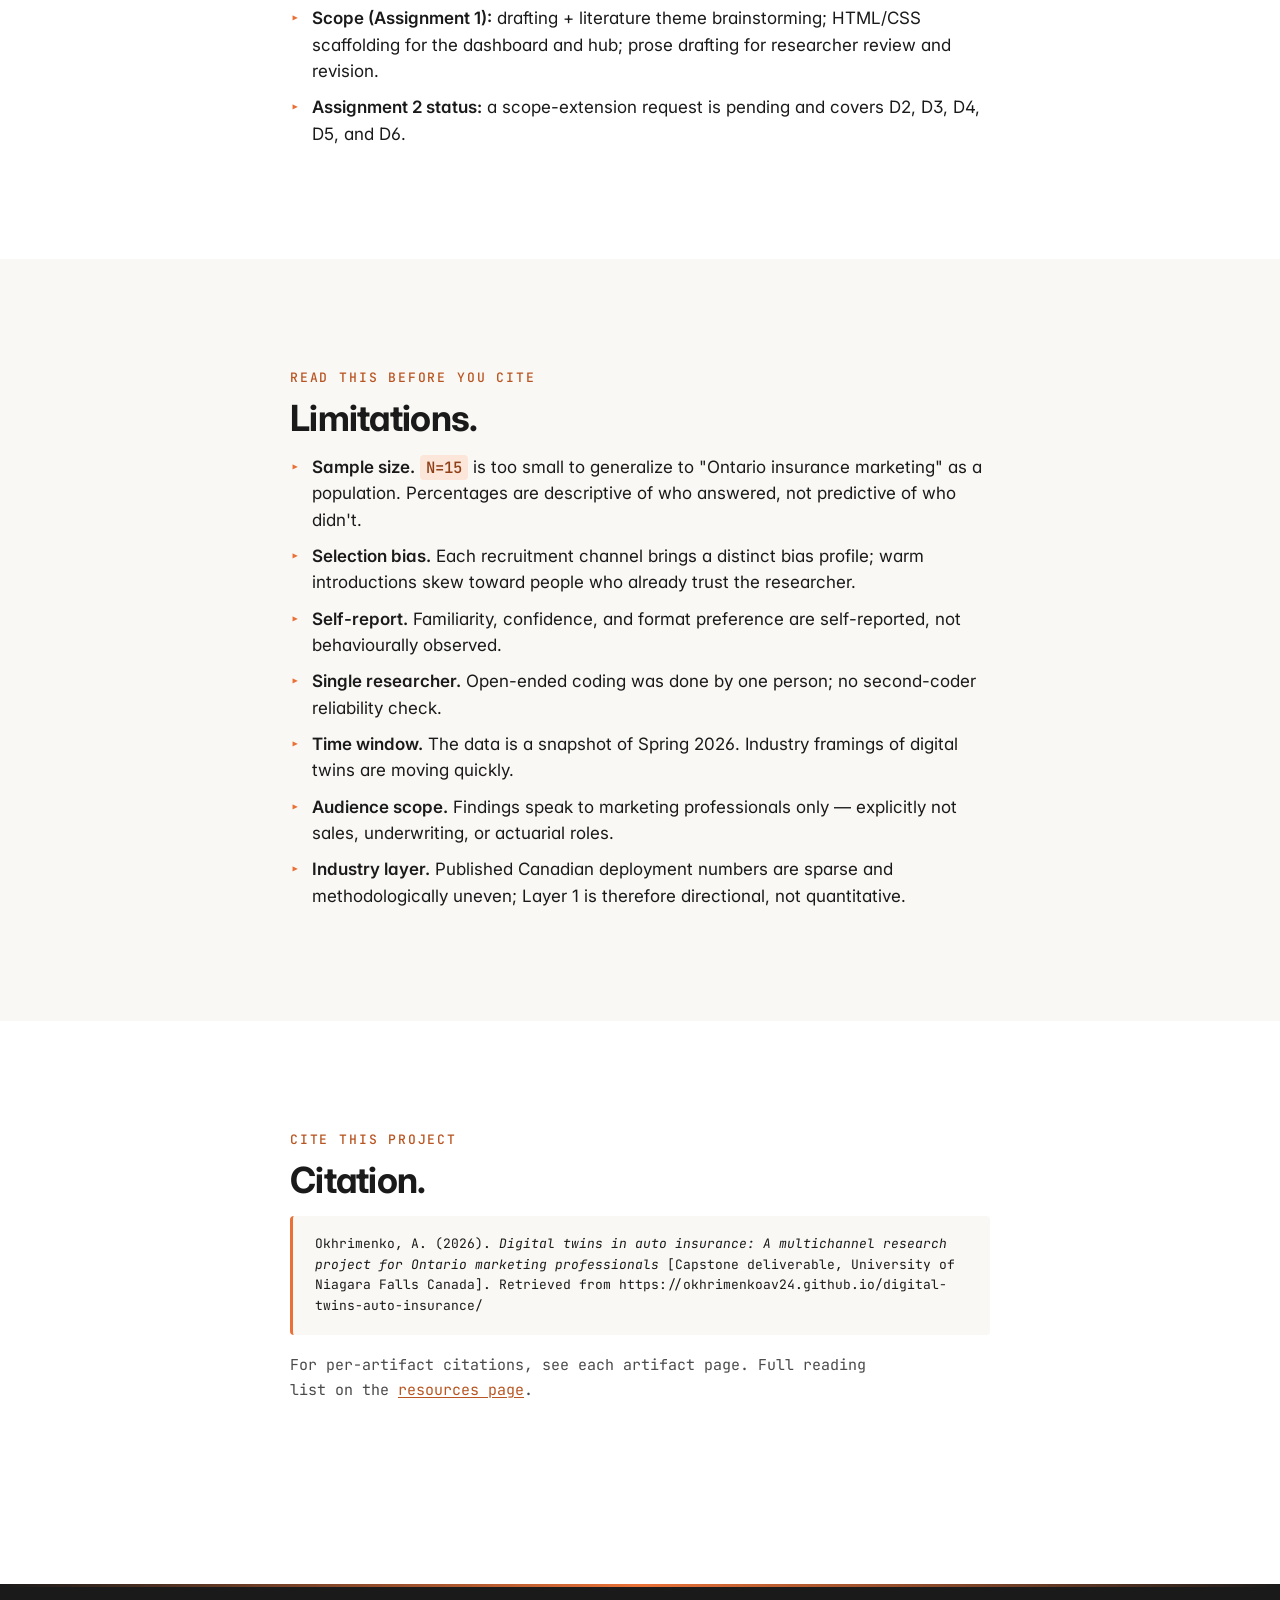
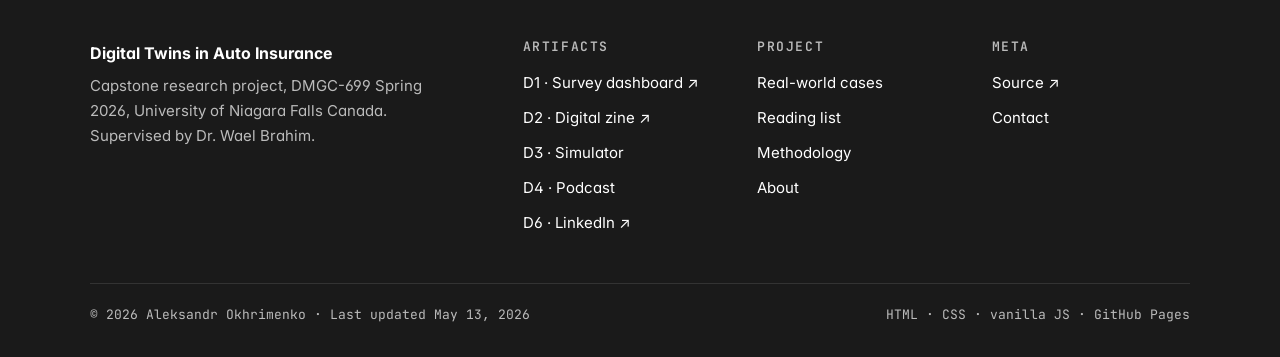
<file: methodology.html>
<!doctype html>
<html lang="en">
<head>
  <meta charset="utf-8">
  <meta name="viewport" content="width=device-width, initial-scale=1">
  <title>Methodology — Digital Twins in Auto Insurance</title>
  <meta name="description" content="How this project was built. Research question, sample, recruitment, supervisor iterations, AI use disclosure, per-artifact success criteria, and limitations.">
  <meta name="theme-color" content="#E97137">
  <meta name="color-scheme" content="light">
  <meta name="author" content="Aleksandr Okhrimenko">

  <!-- Open Graph -->
  <meta property="og:title" content="Methodology · Digital Twins in Auto Insurance">
  <meta property="og:description" content="Sample, recruitment, supervisor iterations, AI declaration, and the success criteria each artifact is held to.">
  <meta property="og:type" content="article">
  <meta property="og:image" content="assets/img/og-image.png">

  <link rel="canonical" href="./methodology.html">
  <link rel="icon" href="assets/img/logo.svg" type="image/svg+xml">
  <link rel="apple-touch-icon" href="assets/img/logo_400.png">
  <link rel="preconnect" href="https://fonts.googleapis.com">
  <link rel="preconnect" href="https://fonts.gstatic.com" crossorigin>
  <link rel="stylesheet" href="https://fonts.googleapis.com/css2?family=Inter:wght@400;500;600;700;800&family=JetBrains+Mono:ital,wght@0,400;0,500;0,600;0,700;1,400;1,600&display=swap">
  <link rel="stylesheet" href="assets/css/styles.css?v=5">
  <link rel="manifest" href="manifest.json">
  <meta name="twitter:card" content="summary_large_image">
  <meta name="twitter:title" content="Digital Twins in Auto Insurance">
  <meta name="twitter:image" content="https://okhrimenkoav24.github.io/digital-twins-auto-insurance/assets/img/og-image.png">
  <meta property="og:url" content="https://okhrimenkoav24.github.io/digital-twins-auto-insurance/methodology.html">
  <meta property="og:site_name" content="Digital Twins in Auto Insurance">
  <meta property="og:locale" content="en_CA">
  <meta name="robots" content="index, follow, max-image-preview:large">
  <script type="application/ld+json">{
  "@context": "https://schema.org",
  "@graph": [
    {
      "@type": "Article",
      "@id": "https://okhrimenkoav24.github.io/digital-twins-auto-insurance/methodology.html#article",
      "headline": "Methodology",
      "url": "https://okhrimenkoav24.github.io/digital-twins-auto-insurance/methodology.html",
      "datePublished": "2026-05-12",
      "dateModified": "2026-05-13",
      "inLanguage": "en-CA",
      "author": {
        "@type": "Person",
        "name": "Aleksandr Okhrimenko"
      },
      "publisher": {
        "@id": "https://okhrimenkoav24.github.io/digital-twins-auto-insurance/#org"
      },
      "isPartOf": {
        "@id": "https://okhrimenkoav24.github.io/digital-twins-auto-insurance/#website"
      }
    }
  ]
}</script>
  <!-- Google Analytics 4 — gated by cookie consent. Active ID below. -->
  <script>window.__GA_ID__ = "G-4JVVFL141X";</script>
  <script async src="https://www.googletagmanager.com/gtag/js?id=G-4JVVFL141X" data-cc-gated></script>
  <script>
    window.dataLayer = window.dataLayer || [];
    window.gtag = function(){ dataLayer.push(arguments); };
    gtag('consent', 'default', {
      ad_storage: 'denied',
      ad_user_data: 'denied',
      ad_personalization: 'denied',
      analytics_storage: 'denied'
    });
    gtag('js', new Date());
    gtag('config', "G-4JVVFL141X", { anonymize_ip: true });
  </script>
</head>
<body>

<a class="skip" href="#main">Skip to content</a>

<!-- ===== HEADER / NAV ===== -->
<header class="site-header">
  <nav class="nav" aria-label="Primary">
    <a class="nav__brand" href="./index.html">
      <img src="assets/img/logo.svg" alt="" aria-hidden="true">
      <span class="nav__brand-text">
        Digital Twins in Auto Insurance
        <small>Capstone research hub · DMGC-699</small>
      </span>
    </a>

    <ul class="nav__list">
      <li><a class="nav__link" href="./index.html">Home</a></li>

      <li class="nav__dropdown">
        <button
          class="nav__trigger"
          type="button"
          aria-expanded="false"
          aria-haspopup="menu"
          aria-controls="artifacts-menu">
          Artifacts <span class="nav__caret" aria-hidden="true">▾</span>
        </button>
        <ul class="nav__menu" id="artifacts-menu" role="menu">
          <li role="none"><a role="menuitem" href="./research.html">Survey &amp; Dashboard <small>D1 — primary survey, N=15 · live</small></a></li>
          <li role="none"><a role="menuitem" href="./zine.html">Digital Zine <small>D2 — 14-page long-read · live</small></a></li>
          <li role="none"><a role="menuitem" href="./simulator.html">Decision Simulator <small>D3 — Unity WebGL · upcoming</small></a></li>
          <li role="none"><a role="menuitem" href="./podcast.html">Podcast Episode <small>D4 — ~20 min · upcoming</small></a></li>
        </ul>
      </li>

      <li><a class="nav__link" href="./cases.html">Cases</a></li>
      <li><a class="nav__link" href="./resources.html">Resources</a></li>
      <li><a class="nav__link" href="./methodology.html" aria-current="page">Methodology</a></li>
      <li><a class="nav__link" href="./about.html">About</a></li>
    </ul>
  </nav>
</header>

<main id="main">

  <!-- ===== HERO ===== -->
  <section class="hero" style="padding-bottom: clamp(28px, 4vw, 56px);">
    <div class="container">
      <span class="hero__eyebrow">D5 · Methodology</span>
      <h1 class="hero__title" style="font-size: clamp(2.25rem, 5.5vw, 4.25rem);">
        How this project<br>
        was <span class="accent">built</span>.
      </h1>
      <p class="hero__lead">
        Research question, sample and recruitment, supervisor iterations,
        per-artifact success criteria, AI use disclosure, limitations, and
        the project's citation. Written in the order a peer reviewer would
        read it.
      </p>
      <div class="hero__meta">
        <span>Mixed-methods</span>
        <span>Convenience sample</span>
        <span>APA 7</span>
        <span>REB-exempt</span>
      </div>
      <div class="btn-row">
        <a class="btn btn--primary" href="#success">Jump to success criteria →</a>
        <a class="btn btn--ghost" href="./research.html">See the survey results</a>
      </div>
    </div>
  </section>

  <!-- ===== RESEARCH QUESTION ===== -->
  <section class="section section--deep" aria-labelledby="rq-h">
    <div class="container container-narrow">
      <span class="eyebrow" data-reveal>Research question</span>
      <h2 id="rq-h" data-reveal data-delay="1">What this project asks.</h2>
      <blockquote class="pullquote" data-reveal data-delay="2">
        How can a multichannel digital media campaign be used to demonstrate
        the practical application and perceived value of digital twin
        technology to insurance marketing professionals in Ontario, Canada,
        based on industry data from 2022 to 2025?
        <cite>— Locked 2026-04-17, refined from professor-approved version</cite>
      </blockquote>
      <p>
        The question was narrowed across three iterations. The original
        framing spoke to "insurance professionals," then "marketing, sales,
        and underwriting," and finally "marketing professionals only." The
        final scope was approved by Dr. Wael Brahim on 2026-04-15.
      </p>
    </div>
  </section>

  <!-- ===== RESEARCH DESIGN ===== -->
  <section class="section" aria-labelledby="design-h">
    <div class="container">
      <span class="eyebrow" data-reveal>Research design</span>
      <h2 id="design-h" data-reveal data-delay="1">Two layers of evidence, one use case.</h2>
      <p class="lead" data-reveal data-delay="2">
        The project pairs a secondary literature layer (Ontario industry
        2022–2025) with a primary survey of practitioners. Together they
        ground every claim made across the six artifacts. The survey is the
        original empirical contribution; the industry layer keeps the
        practitioner findings from floating free of context.
      </p>

      <table class="meta-table" style="margin-top: 28px;">
        <thead>
          <tr>
            <th>Dimension</th>
            <th>Specification</th>
          </tr>
        </thead>
        <tbody>
          <tr>
            <td>Instrument</td>
            <td class="mono">7 questions · single &amp; multi-select · 5-pt scales · 1 open-ended</td>
          </tr>
          <tr>
            <td>Sample</td>
            <td class="mono">N = 15 · Ontario · marketing role · convenience</td>
          </tr>
          <tr>
            <td>Period</td>
            <td class="mono">2026-03-25 → 2026-04-22</td>
          </tr>
          <tr>
            <td>Analysis</td>
            <td class="mono">descriptive statistics + thematic coding of open-ended</td>
          </tr>
          <tr>
            <td>Industry layer</td>
            <td class="mono">21 sources · 9 peer-reviewed · 5 industry reports · 2 regulatory · 5 professional</td>
          </tr>
          <tr>
            <td>Ethics</td>
            <td class="mono">REB-exempt class project · no PII collected · anonymised reporting</td>
          </tr>
        </tbody>
      </table>
    </div>
  </section>

  <!-- ===== SAMPLE & RECRUITMENT ===== -->
  <section class="section section--alt" aria-labelledby="sample-h">
    <div class="container container-narrow">
      <span class="eyebrow" data-reveal>Sample · N=15</span>
      <h2 id="sample-h" data-reveal data-delay="1">Who answered, and how they were reached.</h2>
      <p>
        The survey targeted insurance marketing professionals in Ontario,
        Canada. Recruitment ran from 2026-03-25 to 2026-04-22 across four
        channels, each with a distinct selection bias.
      </p>
      <ul class="list-clean" style="margin-top: 16px;">
        <li><strong>Warm introductions</strong> — 3 contacts, 6 responses. Skews toward people who already trust the researcher.</li>
        <li><strong>LinkedIn DMs</strong> to first-degree connections in the industry — ~20 sent, 4 responses.</li>
        <li><strong>Four Facebook groups</strong> — <em>Insurance Talk Ontario Canada</em>, <em>Marketing for Insurance Agents</em>, <em>Leads Marketing and Automations</em>, <em>Insurance Ontario Canada</em>. 40+ direct invites, 5 responses. Skews toward more publicly active practitioners.</li>
        <li><strong>Open call</strong> on the project's LinkedIn page — ~0 attributable responses.</li>
      </ul>
      <p style="margin-top: 18px;">
        The dashboard reports results without channel-stratification because
        at <code>N=15</code> the strata are too small to be informative. The
        cost-of-implementation finding (60%) is the result that appears most
        stable across channels; the others may shift with a larger sample.
      </p>
    </div>
  </section>

  <!-- ===== WHY THIS SCOPE — PULLQUOTE ===== -->
  <section class="section" aria-labelledby="scope-h">
    <div class="container container-narrow">
      <span class="eyebrow" data-reveal>Why this scope</span>
      <h2 id="scope-h" data-reveal data-delay="1">Eight artifacts became six.</h2>
      <blockquote class="pullquote">
        Consolidating from eight artifacts to six was a research-judgment
        decision, not a scope cut. An infographic series and a short-form
        video would have re-stated material already covered by the zine and
        the LinkedIn campaign — adding production cost without adding
        evidentiary value.
        <cite>— Project log, 2026-04-08</cite>
      </blockquote>
      <p>
        The infographic content was absorbed into the zine (D2). The
        short-form video became the opening posts of the LinkedIn campaign
        (D6). The remaining six artifacts each handle one stage of a single
        pipeline:
        <code>research → explain → demonstrate → interpret → assemble → distribute</code>.
        Every artifact answers the same research question through a
        different medium, on the principle that a multichannel campaign is
        the right test of whether the message lands across formats — not
        whether the project produced the maximum number of things.
      </p>
    </div>
  </section>

  <!-- ===== SUPERVISOR ITERATIONS ===== -->
  <section class="section section--alt" aria-labelledby="iter-h">
    <div class="container container-narrow">
      <span class="eyebrow" data-reveal>Process honesty</span>
      <h2 id="iter-h" data-reveal data-delay="1">Supervisor iterations.</h2>
      <p>
        The project shifted shape four times in response to supervisor
        feedback. The trace is recorded because the final scope is partly
        a product of the iterations.
      </p>

      <table class="meta-table" style="margin-top: 24px;">
        <thead>
          <tr>
            <th>Date</th>
            <th>Change</th>
          </tr>
        </thead>
        <tbody>
          <tr>
            <td class="mono">2026-04-08</td>
            <td><strong>8 → 6 artifacts.</strong> Infographic absorbed into the zine; short-form video became LinkedIn opening posts.</td>
          </tr>
          <tr>
            <td class="mono">2026-04-13</td>
            <td><strong>Audience narrowed.</strong> "Marketing, sales, and underwriting" reduced to marketing professionals only — too broad for a 10-week capstone.</td>
          </tr>
          <tr>
            <td class="mono">2026-04-17</td>
            <td><strong>RQ refined.</strong> Final wording explicitly anchors the answer in a multichannel media campaign.</td>
          </tr>
          <tr>
            <td class="mono">2026-04-30</td>
            <td><strong>Measurable success criteria.</strong> Assignment 1 feedback flagged effectiveness as conceptual, not measurable. Each artifact now has explicit thresholds (see <a href="#success">success</a>).</td>
          </tr>
        </tbody>
      </table>
    </div>
  </section>

  <!-- ===== SUCCESS CRITERIA — per artifact ===== -->
  <section class="section section--deep" id="success" aria-labelledby="success-h">
    <div class="container">
      <span class="eyebrow" data-reveal>Closing the Assignment 1 gap</span>
      <h2 id="success-h" data-reveal data-delay="1">Success criteria — by artifact.</h2>
      <p class="lead" data-reveal data-delay="2">
        The lines below which each artifact would be accepted as not working
        as intended. Directional, not statistically powered.
      </p>

      <div class="cards" style="margin-top: 36px; grid-template-columns: repeat(auto-fit, minmax(340px, 1fr));">

        <div class="success" data-reveal data-delay="1">
          <h3>D1 · Survey + Dashboard</h3>
          <ol>
            <li><strong>Capability shift:</strong> measurable reduction in the "cannot explain" tier between baseline and follow-up wave.</li>
            <li><strong>Engagement:</strong> ≥40% of dashboard visitors scroll to the methodology section.</li>
            <li><strong>Trust:</strong> ≥1 substantive citation or share by an industry peer, 2026-05 to 2026-06.</li>
            <li><strong>Coverage:</strong> dashboard load &lt;3s on cable; all charts render with no console errors.</li>
          </ol>
        </div>

        <div class="success" data-reveal data-delay="2">
          <h3>D2 · Digital Zine</h3>
          <ol>
            <li><strong>Read-through:</strong> ≥60% reach 80% of zine length.</li>
            <li><strong>Time on page:</strong> median ≥2:00.</li>
            <li><strong>PDF downloads:</strong> ≥10 unique in 14 days.</li>
            <li><strong>Comprehension lift:</strong> ≥70% Yes on embedded mini-survey closing question.</li>
          </ol>
        </div>

        <div class="success" data-reveal data-delay="3">
          <h3>D3 · Decision Simulator</h3>
          <ol>
            <li><strong>Completion:</strong> ≥50% complete one full scenario.</li>
            <li><strong>Time on artifact:</strong> median ≥2:00.</li>
            <li><strong>Comprehension lift:</strong> ≥5 of 15 follow-ups can describe the mechanic in their own words.</li>
            <li><strong>Stability:</strong> WebGL build runs on Chrome / Safari / Firefox latest, no crash in first 5 sessions.</li>
          </ol>
        </div>

        <div class="success" data-reveal data-delay="4">
          <h3>D4 · Podcast Episode</h3>
          <ol>
            <li><strong>Listen-through:</strong> ≥40% completion rate.</li>
            <li><strong>Reach:</strong> ≥50 unique plays in 14 days.</li>
            <li><strong>Engagement:</strong> ≥3 substantive comments or DMs.</li>
            <li><strong>Distribution:</strong> published on both Spotify and Apple Podcasts with full show notes.</li>
          </ol>
        </div>

        <div class="success" data-reveal data-delay="5">
          <h3>D5 · This Hub</h3>
          <ol>
            <li><strong>Reach:</strong> ≥150 unique visitors in 14 days post-launch.</li>
            <li><strong>Depth:</strong> ≥3 pages per session for non-bouncing visitors.</li>
            <li><strong>Conversion:</strong> ≥35% click-through to at least one artifact page.</li>
            <li><strong>Time on page:</strong> median ≥1:30 home, ≥2:30 artifact pages.</li>
          </ol>
        </div>

        <div class="success" data-reveal data-delay="6">
          <h3>D6 · LinkedIn Campaign</h3>
          <ol>
            <li><strong>Impressions:</strong> ≥1,500 across the 5 posts.</li>
            <li><strong>Engagement rate:</strong> ≥3% (likes + comments / impressions).</li>
            <li><strong>Inbound:</strong> ≥3 DMs from Ontario practitioners.</li>
            <li><strong>Referral:</strong> ≥10% of hub traffic attributable to the LinkedIn campaign in GA4.</li>
          </ol>
        </div>

      </div>

      <p class="muted" style="margin-top: 28px; font-size: var(--fs-sm); font-family: var(--ff-mono);">
        Hub-level criteria (D5) are also stated on the <a href="./index.html#success-h">home page</a>. All thresholds tracked via GA4 with consent gating.
      </p>
    </div>
  </section>

  <!-- ===== AI USE DISCLOSURE ===== -->
  <section class="section" aria-labelledby="ai-h">
    <div class="container container-narrow">
      <span class="eyebrow" data-reveal>AI use disclosure</span>
      <h2 id="ai-h" data-reveal data-delay="1">Where AI was used.</h2>
      <p data-reveal data-delay="2">
        AI tools were approved by the supervisor on <strong>2026-04-20</strong>
        for narrow purposes only. All AI-generated content was reviewed,
        edited, and verified by the researcher before publication. Survey
        questions, interview prompts, recruitment messages, and
        methodological decisions were authored by the researcher.
      </p>

      <ul class="list-clean" data-reveal data-delay="3" style="margin-top: 16px;">
        <li><strong>Approved by:</strong> Dr. Wael Brahim, 2026-04-20.</li>
        <li><strong>Scope (Assignment 1):</strong> drafting + literature theme brainstorming; HTML/CSS scaffolding for the dashboard and hub; prose drafting for researcher review and revision.</li>
        <li><strong>Assignment 2 status:</strong> a scope-extension request is pending and covers D2, D3, D4, D5, and D6.</li>
      </ul>
    </div>
  </section>

  <!-- ===== LIMITATIONS ===== -->
  <section class="section section--alt" aria-labelledby="limit-h">
    <div class="container container-narrow">
      <span class="eyebrow" data-reveal>Read this before you cite</span>
      <h2 id="limit-h" data-reveal data-delay="1">Limitations.</h2>
      <ul class="list-clean">
        <li><strong>Sample size.</strong> <code>N=15</code> is too small to generalize to "Ontario insurance marketing" as a population. Percentages are descriptive of who answered, not predictive of who didn't.</li>
        <li><strong>Selection bias.</strong> Each recruitment channel brings a distinct bias profile; warm introductions skew toward people who already trust the researcher.</li>
        <li><strong>Self-report.</strong> Familiarity, confidence, and format preference are self-reported, not behaviourally observed.</li>
        <li><strong>Single researcher.</strong> Open-ended coding was done by one person; no second-coder reliability check.</li>
        <li><strong>Time window.</strong> The data is a snapshot of Spring 2026. Industry framings of digital twins are moving quickly.</li>
        <li><strong>Audience scope.</strong> Findings speak to marketing professionals only — explicitly not sales, underwriting, or actuarial roles.</li>
        <li><strong>Industry layer.</strong> Published Canadian deployment numbers are sparse and methodologically uneven; Layer 1 is therefore directional, not quantitative.</li>
      </ul>
    </div>
  </section>

  <!-- ===== CITATION ===== -->
  <section class="section" aria-labelledby="cite-h">
    <div class="container container-narrow">
      <span class="eyebrow" data-reveal>Cite this project</span>
      <h2 id="cite-h" data-reveal data-delay="1">Citation.</h2>
      <div class="citation">
        Okhrimenko, A. (2026). <em>Digital twins in auto insurance: A
        multichannel research project for Ontario marketing professionals</em>
        [Capstone deliverable, University of Niagara Falls Canada]. Retrieved
        from https://okhrimenkoav24.github.io/digital-twins-auto-insurance/
      </div>
      <p class="muted" style="margin-top: 18px; font-size: var(--fs-sm); font-family: var(--ff-mono);">
        For per-artifact citations, see each artifact page. Full reading list on the <a href="./resources.html">resources page</a>.
      </p>
    </div>
  </section>

</main>

<!-- ===== FOOTER ===== -->
<footer class="site-footer">
  <div class="container">
    <div class="footer__grid">
      <div>
        <p class="footer__brand">Digital Twins in Auto Insurance</p>
        <p style="color:#BBB; font-size: var(--fs-sm); max-width: 38ch;">
          Capstone research project, DMGC-699 Spring 2026, University of Niagara
          Falls Canada. Supervised by Dr. Wael Brahim.
        </p>
      </div>
      <div>
        <h4>Artifacts</h4>
        <ul>
          <li><a href="https://jade-salamander-5559d4.netlify.app" target="_blank" rel="noopener">D1 · Survey dashboard ↗</a></li>
          <li><a href="https://digitaltwinszeen.netlify.app" target="_blank" rel="noopener">D2 · Digital zine ↗</a></li>
          <li><a href="./simulator.html">D3 · Simulator</a></li>
          <li><a href="./podcast.html">D4 · Podcast</a></li>
          <li><a href="https://www.linkedin.com/company/digital-twins-in-auto-insurance/" target="_blank" rel="noopener">D6 · LinkedIn ↗</a></li>
        </ul>
      </div>
      <div>
        <h4>Project</h4>
        <ul>
          <li><a href="./cases.html">Real-world cases</a></li>
          <li><a href="./resources.html">Reading list</a></li>
          <li><a href="./methodology.html">Methodology</a></li>
          <li><a href="./about.html">About</a></li>
        </ul>
      </div>
      <div>
        <h4>Meta</h4>
        <ul>
          <li><a href="https://github.com/" target="_blank" rel="noopener">Source ↗</a></li>
          <li><a href="./about.html#contact">Contact</a></li>
        </ul>
      </div>
    </div>
    <div class="footer__bottom">
      <span>© 2026 Aleksandr Okhrimenko · Last updated <span data-updated="2026-05-13">2026-05-13</span></span>
      <span>HTML · CSS · vanilla JS · GitHub Pages</span>
    </div>
  </div>
</footer>

<script src="assets/js/main.js?v=5" defer></script>

<!-- Cookie consent (minimal). Sites GA4 only after explicit accept. -->
<div id="cc-banner" class="cc-banner" role="region" aria-label="Cookie notice" hidden>
  <p>This site uses Google Analytics to understand how visitors find and use the research. No personal information is collected. <a href="./about.html#contact">Questions →</a></p>
  <div class="cc-banner__btns">
    <button type="button" class="btn btn--ghost" data-cc-deny>Decline</button>
    <button type="button" class="btn btn--primary" data-cc-accept>Accept</button>
  </div>
</div>
<script>
  (function () {
    var KEY = 'cc-v1';
    var pref = null;
    try { pref = localStorage.getItem(KEY); } catch (e) {}
    var banner = document.getElementById('cc-banner');
    function apply(accepted) {
      try { localStorage.setItem(KEY, accepted ? 'accept' : 'deny'); } catch (e) {}
      if (banner) banner.hidden = true;
      if (accepted && window.gtag) {
        window.gtag('consent', 'update', {
          analytics_storage: 'granted'
        });
      }
    }
    if (pref === 'accept') {
      if (window.gtag) window.gtag('consent', 'update', { analytics_storage: 'granted' });
    } else if (pref === 'deny') {
      /* stays denied */
    } else if (banner) {
      banner.hidden = false;
    }
    if (banner) {
      banner.querySelector('[data-cc-accept]').addEventListener('click', function(){ apply(true); });
      banner.querySelector('[data-cc-deny]').addEventListener('click', function(){ apply(false); });
    }
  })();
</script>

</body>
</html>
</file>
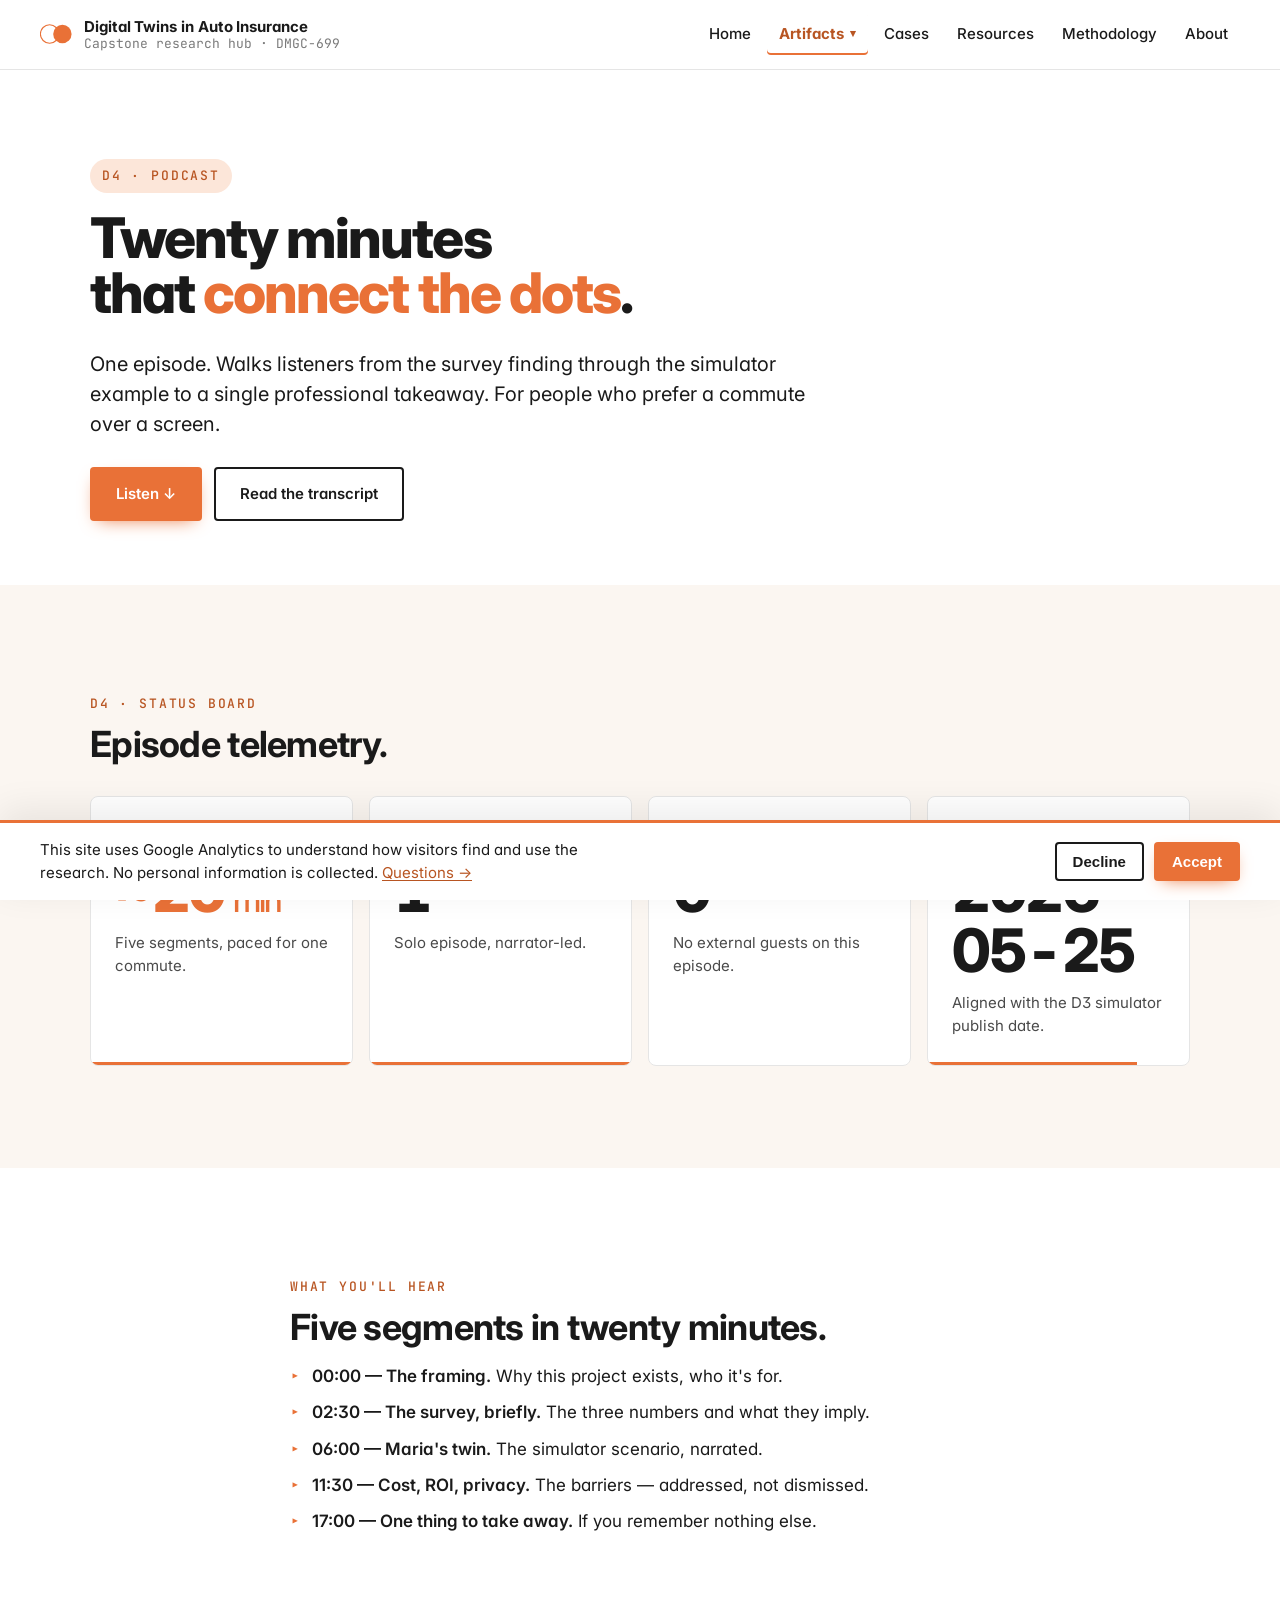
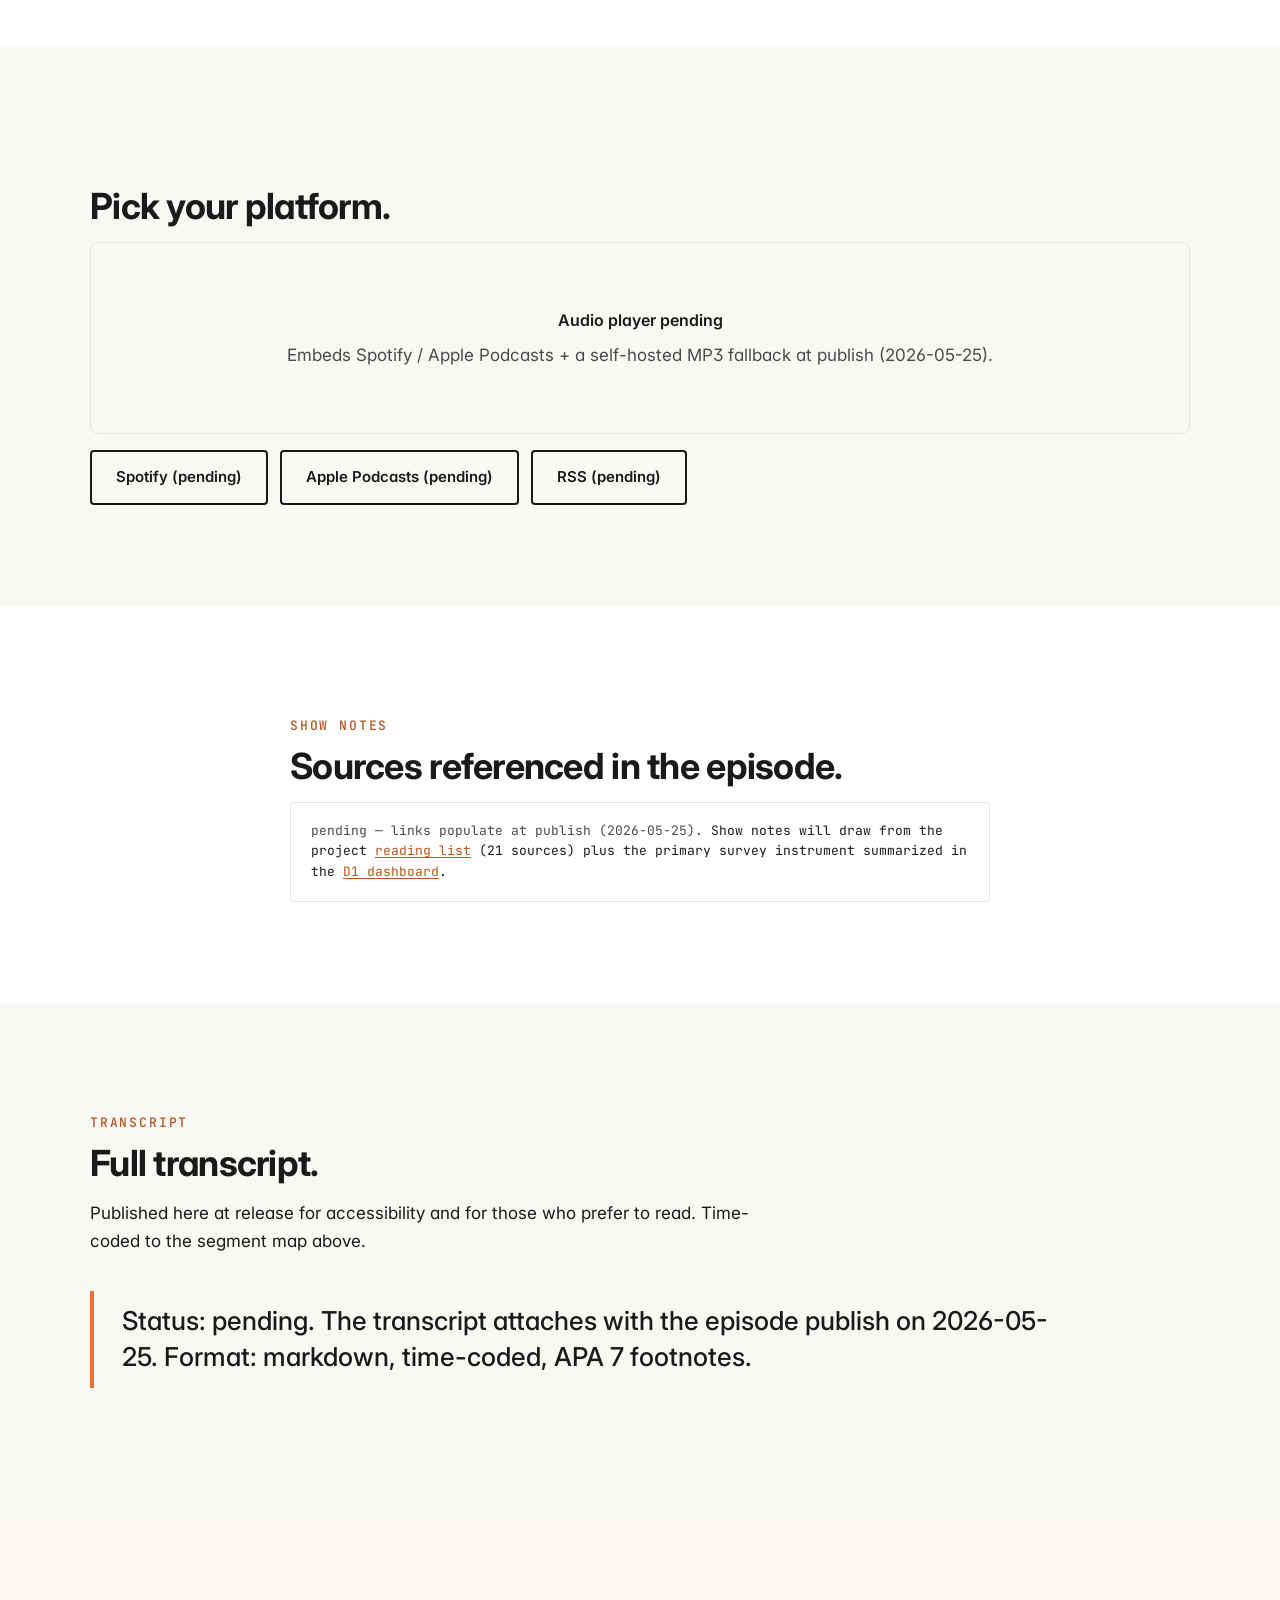
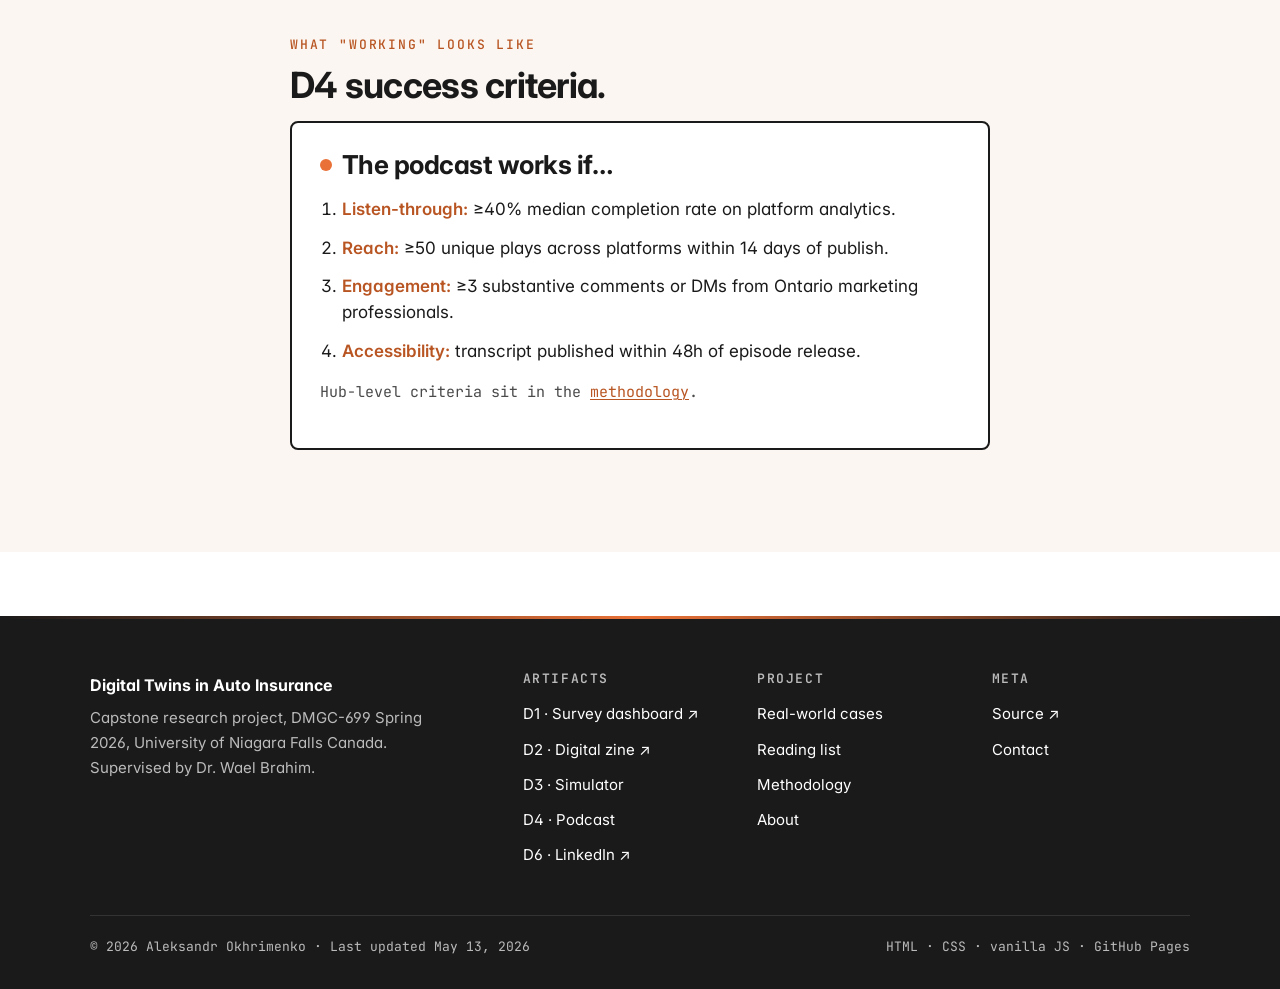
<file: podcast.html>
<!doctype html>
<html lang="en">
<head>
  <meta charset="utf-8">
  <meta name="viewport" content="width=device-width, initial-scale=1">
  <title>Podcast Episode · Digital Twins in Auto Insurance</title>
  <meta name="description" content="A 20-minute episode interpreting the project from problem to takeaway. Listen on Spotify, Apple Podcasts, or directly here.">
  <meta name="theme-color" content="#E97137">
  <meta name="color-scheme" content="light">
  <meta name="author" content="Aleksandr Okhrimenko">
  <meta property="og:title" content="The Podcast — Digital Twins in Auto Insurance">
  <meta property="og:description" content="Problem → simulator example → solution → professional takeaway, in 20 minutes.">
  <meta property="og:type" content="article">
  <meta property="og:image" content="assets/img/og-image.png">
  <link rel="canonical" href="./podcast.html">
  <link rel="icon" href="assets/img/logo.svg" type="image/svg+xml">
  <link rel="apple-touch-icon" href="assets/img/logo_400.png">
  <link rel="preconnect" href="https://fonts.googleapis.com">
  <link rel="preconnect" href="https://fonts.gstatic.com" crossorigin>
  <link rel="stylesheet" href="https://fonts.googleapis.com/css2?family=Inter:wght@400;500;600;700;800&family=JetBrains+Mono:ital,wght@0,400;0,500;0,600;0,700;1,400;1,600&display=swap">
  <link rel="stylesheet" href="assets/css/styles.css?v=5">
  <link rel="manifest" href="manifest.json">
  <meta name="twitter:card" content="summary_large_image">
  <meta name="twitter:title" content="Digital Twins in Auto Insurance">
  <meta name="twitter:image" content="https://okhrimenkoav24.github.io/digital-twins-auto-insurance/assets/img/og-image.png">
  <meta property="og:url" content="https://okhrimenkoav24.github.io/digital-twins-auto-insurance/podcast.html">
  <meta property="og:site_name" content="Digital Twins in Auto Insurance">
  <meta property="og:locale" content="en_CA">
  <meta name="robots" content="index, follow, max-image-preview:large">
  <script type="application/ld+json">{
  "@context": "https://schema.org",
  "@graph": [
    {
      "@type": "Article",
      "@id": "https://okhrimenkoav24.github.io/digital-twins-auto-insurance/podcast.html#article",
      "headline": "The podcast",
      "url": "https://okhrimenkoav24.github.io/digital-twins-auto-insurance/podcast.html",
      "datePublished": "2026-05-12",
      "dateModified": "2026-05-12",
      "inLanguage": "en-CA",
      "author": {
        "@type": "Person",
        "name": "Aleksandr Okhrimenko"
      },
      "publisher": {
        "@id": "https://okhrimenkoav24.github.io/digital-twins-auto-insurance/#org"
      },
      "isPartOf": {
        "@id": "https://okhrimenkoav24.github.io/digital-twins-auto-insurance/#website"
      }
    }
  ]
}</script>
  <!-- Google Analytics 4 — gated by cookie consent. Active ID below. -->
  <script>window.__GA_ID__ = "G-4JVVFL141X";</script>
  <script async src="https://www.googletagmanager.com/gtag/js?id=G-4JVVFL141X" data-cc-gated></script>
  <script>
    window.dataLayer = window.dataLayer || [];
    window.gtag = function(){ dataLayer.push(arguments); };
    // default to denied; the cookie banner flips this if accepted
    gtag('consent', 'default', {
      ad_storage: 'denied',
      ad_user_data: 'denied',
      ad_personalization: 'denied',
      analytics_storage: 'denied'
    });
    gtag('js', new Date());
    gtag('config', "G-4JVVFL141X", { anonymize_ip: true });
  </script>
</head>
<body>

<a class="skip" href="#main">Skip to content</a>

<!-- ===== HEADER / NAV ===== -->
<header class="site-header">
  <nav class="nav" aria-label="Primary">
    <a class="nav__brand" href="./index.html">
      <img src="assets/img/logo.svg" alt="" aria-hidden="true">
      <span class="nav__brand-text">
        Digital Twins in Auto Insurance
        <small>Capstone research hub · DMGC-699</small>
      </span>
    </a>

    <ul class="nav__list">
      <li><a class="nav__link" href="./index.html">Home</a></li>

      <li class="nav__dropdown">
        <button
          class="nav__trigger"
          type="button"
          aria-expanded="false"
          aria-haspopup="menu"
          aria-controls="artifacts-menu">
          Artifacts <span class="nav__caret" aria-hidden="true">▾</span>
        </button>
        <ul class="nav__menu" id="artifacts-menu" role="menu">
          <li role="none"><a role="menuitem" href="./research.html">Survey &amp; Dashboard <small>D1 — primary survey, N=15 · live</small></a></li>
          <li role="none"><a role="menuitem" href="./zine.html">Digital Zine <small>D2 — 14-page long-read · live</small></a></li>
          <li role="none"><a role="menuitem" href="./simulator.html">Decision Simulator <small>D3 — Unity WebGL · upcoming</small></a></li>
          <li role="none"><a role="menuitem" href="./podcast.html" aria-current="page">Podcast Episode <small>D4 — ~20 min · upcoming</small></a></li>
        </ul>
      </li>

      <li><a class="nav__link" href="./cases.html">Cases</a></li>
      <li><a class="nav__link" href="./resources.html">Resources</a></li>
      <li><a class="nav__link" href="./methodology.html">Methodology</a></li>
      <li><a class="nav__link" href="./about.html">About</a></li>
    </ul>
  </nav>
</header>

<main id="main">

  <!-- ===== HERO ===== -->
  <section class="hero">
    <div class="container">
      <span class="hero__eyebrow">D4 · Podcast</span>
      <h1 class="hero__title">Twenty minutes<br>that <span class="accent">connect the dots</span>.</h1>
      <p class="hero__lead">
        One episode. Walks listeners from the survey finding through the
        simulator example to a single professional takeaway. For people
        who prefer a commute over a screen.
      </p>
      <div class="btn-row">
        <a class="btn btn--primary" href="#listen">Listen ↓</a>
        <a class="btn btn--ghost" href="#transcript">Read the transcript</a>
      </div>
    </div>
  </section>

  <!-- ===== KPI STRIP ===== -->
  <section class="section section--deep" aria-labelledby="kpi-h">
    <div class="container">
      <span class="eyebrow" data-reveal>D4 · status board</span>
      <h2 id="kpi-h" data-reveal data-delay="1">Episode telemetry.</h2>

      <div class="kpi-grid" role="list" style="margin-top: 32px;">
        <div class="kpi" role="listitem" data-reveal data-delay="1">
          <p class="kpi__label"><span class="dot dot--plan"></span> runtime</p>
          <p class="kpi__num kpi__num--orange">~20<span class="unit"> min</span></p>
          <p class="kpi__desc">Five segments, paced for one commute.</p>
          <span class="kpi__bar" style="--w: 100%;"></span>
        </div>
        <div class="kpi" role="listitem" data-reveal data-delay="2">
          <p class="kpi__label"><span class="dot dot--plan"></span> hosts</p>
          <p class="kpi__num">1</p>
          <p class="kpi__desc">Solo episode, narrator-led.</p>
          <span class="kpi__bar" style="--w: 100%;"></span>
        </div>
        <div class="kpi" role="listitem" data-reveal data-delay="3">
          <p class="kpi__label"><span class="dot dot--off"></span> guests</p>
          <p class="kpi__num">0</p>
          <p class="kpi__desc">No external guests on this episode.</p>
          <span class="kpi__bar" style="--w: 0%;"></span>
        </div>
        <div class="kpi" role="listitem" data-reveal data-delay="4">
          <p class="kpi__label"><span class="dot dot--build"></span> publish target</p>
          <p class="kpi__num">2026-05-25</p>
          <p class="kpi__desc">Aligned with the D3 simulator publish date.</p>
          <span class="kpi__bar" style="--w: 80%;"></span>
        </div>
      </div>
    </div>
  </section>

  <!-- ===== WHAT YOU'LL HEAR ===== -->
  <section class="section" aria-labelledby="outline-h">
    <div class="container container-narrow">
      <span class="eyebrow" data-reveal>What you'll hear</span>
      <h2 id="outline-h" data-reveal data-delay="1">Five segments in twenty minutes.</h2>
      <ul class="list-clean">
        <li><strong>00:00 — The framing.</strong> Why this project exists, who it's for.</li>
        <li><strong>02:30 — The survey, briefly.</strong> The three numbers and what they imply.</li>
        <li><strong>06:00 — Maria's twin.</strong> The simulator scenario, narrated.</li>
        <li><strong>11:30 — Cost, ROI, privacy.</strong> The barriers — addressed, not dismissed.</li>
        <li><strong>17:00 — One thing to take away.</strong> If you remember nothing else.</li>
      </ul>
    </div>
  </section>

  <!-- ===== LISTEN ===== -->
  <section class="section section--alt" id="listen" aria-labelledby="listen-h">
    <div class="container">
      <span class="eyebrow" data-reveal>Listen</span>
      <h2 id="listen-h" data-reveal data-delay="1">Pick your platform.</h2>

      <div class="embed embed--placeholder embed--audio" role="img" aria-label="Podcast player placeholder">
        <div>
          <strong>Audio player pending</strong>
          Embeds Spotify / Apple Podcasts + a self-hosted MP3 fallback at publish (2026-05-25).
        </div>
      </div>

      <div class="btn-row" style="margin-top: 16px;">
        <a class="btn btn--ghost" href="#" aria-disabled="true">Spotify (pending)</a>
        <a class="btn btn--ghost" href="#" aria-disabled="true">Apple Podcasts (pending)</a>
        <a class="btn btn--ghost" href="#" aria-disabled="true">RSS (pending)</a>
      </div>
    </div>
  </section>

  <!-- ===== SHOW NOTES ===== -->
  <section class="section" aria-labelledby="notes-h">
    <div class="container container-narrow">
      <span class="eyebrow" data-reveal>Show notes</span>
      <h2 id="notes-h" data-reveal data-delay="1">Sources referenced in the episode.</h2>
      <ol class="cite-list">
        <li class="citation">
          <span class="muted">pending — links populate at publish (2026-05-25).</span>
          Show notes will draw from the project
          <a href="./resources.html">reading list</a> (21 sources) plus the
          primary survey instrument summarized in the
          <a href="./research.html">D1 dashboard</a>.
        </li>
      </ol>
    </div>
  </section>

  <!-- ===== TRANSCRIPT ===== -->
  <section class="section section--alt" id="transcript" aria-labelledby="transcript-h">
    <div class="container">
      <span class="eyebrow" data-reveal>Transcript</span>
      <h2 id="transcript-h" data-reveal data-delay="1">Full transcript.</h2>
      <p style="max-width: 60ch;" data-reveal data-delay="2">
        Published here at release for accessibility and for those who prefer
        to read. Time-coded to the segment map above.
      </p>

      <blockquote class="pullquote" data-reveal data-delay="3">
        Status: pending. The transcript attaches with the episode publish on
        2026-05-25. Format: markdown, time-coded, APA 7 footnotes.
      </blockquote>
    </div>
  </section>

  <!-- ===== SUCCESS CRITERIA ===== -->
  <section class="section section--deep" aria-labelledby="success-h">
    <div class="container container-narrow">
      <span class="eyebrow" data-reveal>What "working" looks like</span>
      <h2 id="success-h" data-reveal data-delay="1">D4 success criteria.</h2>

      <div class="success" data-reveal data-delay="2">
        <h3>The podcast works if…</h3>
        <ol>
          <li><strong>Listen-through:</strong> ≥40% median completion rate on platform analytics.</li>
          <li><strong>Reach:</strong> ≥50 unique plays across platforms within 14 days of publish.</li>
          <li><strong>Engagement:</strong> ≥3 substantive comments or DMs from Ontario marketing professionals.</li>
          <li><strong>Accessibility:</strong> transcript published within 48h of episode release.</li>
        </ol>
        <p class="muted" style="margin-top: 16px; font-size: var(--fs-sm); font-family: var(--ff-mono);">
          Hub-level criteria sit in the
          <a href="./methodology.html#success">methodology</a>.
        </p>
      </div>
    </div>
  </section>

</main>

<!-- ===== FOOTER ===== -->
<footer class="site-footer">
  <div class="container">
    <div class="footer__grid">
      <div>
        <p class="footer__brand">Digital Twins in Auto Insurance</p>
        <p style="color:#BBB; font-size: var(--fs-sm); max-width: 38ch;">
          Capstone research project, DMGC-699 Spring 2026, University of Niagara
          Falls Canada. Supervised by Dr. Wael Brahim.
        </p>
      </div>
      <div>
        <h4>Artifacts</h4>
        <ul>
          <li><a href="https://jade-salamander-5559d4.netlify.app" target="_blank" rel="noopener">D1 · Survey dashboard ↗</a></li>
          <li><a href="https://digitaltwinszeen.netlify.app" target="_blank" rel="noopener">D2 · Digital zine ↗</a></li>
          <li><a href="./simulator.html">D3 · Simulator</a></li>
          <li><a href="./podcast.html">D4 · Podcast</a></li>
          <li><a href="https://www.linkedin.com/company/digital-twins-in-auto-insurance/" target="_blank" rel="noopener">D6 · LinkedIn ↗</a></li>
        </ul>
      </div>
      <div>
        <h4>Project</h4>
        <ul>
          <li><a href="./cases.html">Real-world cases</a></li>
          <li><a href="./resources.html">Reading list</a></li>
          <li><a href="./methodology.html">Methodology</a></li>
          <li><a href="./about.html">About</a></li>
        </ul>
      </div>
      <div>
        <h4>Meta</h4>
        <ul>
          <li><a href="https://github.com/" target="_blank" rel="noopener">Source ↗</a></li>
          <li><a href="./about.html#contact">Contact</a></li>
        </ul>
      </div>
    </div>
    <div class="footer__bottom">
      <span>© 2026 Aleksandr Okhrimenko · Last updated <span data-updated="2026-05-13">2026-05-13</span></span>
      <span>HTML · CSS · vanilla JS · GitHub Pages</span>
    </div>
  </div>
</footer>

<script src="assets/js/main.js?v=5" defer></script>

<!-- Cookie consent (minimal). Sites GA4 only after explicit accept. -->
<div id="cc-banner" class="cc-banner" role="region" aria-label="Cookie notice" hidden>
  <p>This site uses Google Analytics to understand how visitors find and use the research. No personal information is collected. <a href="./about.html#contact">Questions →</a></p>
  <div class="cc-banner__btns">
    <button type="button" class="btn btn--ghost" data-cc-deny>Decline</button>
    <button type="button" class="btn btn--primary" data-cc-accept>Accept</button>
  </div>
</div>
<script>
  (function () {
    var KEY = 'cc-v1';
    var pref = null;
    try { pref = localStorage.getItem(KEY); } catch (e) {}
    var banner = document.getElementById('cc-banner');
    function apply(accepted) {
      try { localStorage.setItem(KEY, accepted ? 'accept' : 'deny'); } catch (e) {}
      if (banner) banner.hidden = true;
      if (accepted && window.gtag) {
        window.gtag('consent', 'update', {
          analytics_storage: 'granted'
        });
      }
    }
    if (pref === 'accept') {
      if (window.gtag) window.gtag('consent', 'update', { analytics_storage: 'granted' });
    } else if (pref === 'deny') {
      /* stays denied */
    } else if (banner) {
      banner.hidden = false;
    }
    if (banner) {
      banner.querySelector('[data-cc-accept]').addEventListener('click', function(){ apply(true); });
      banner.querySelector('[data-cc-deny]').addEventListener('click', function(){ apply(false); });
    }
  })();
</script>

</body>
</html>
</file>
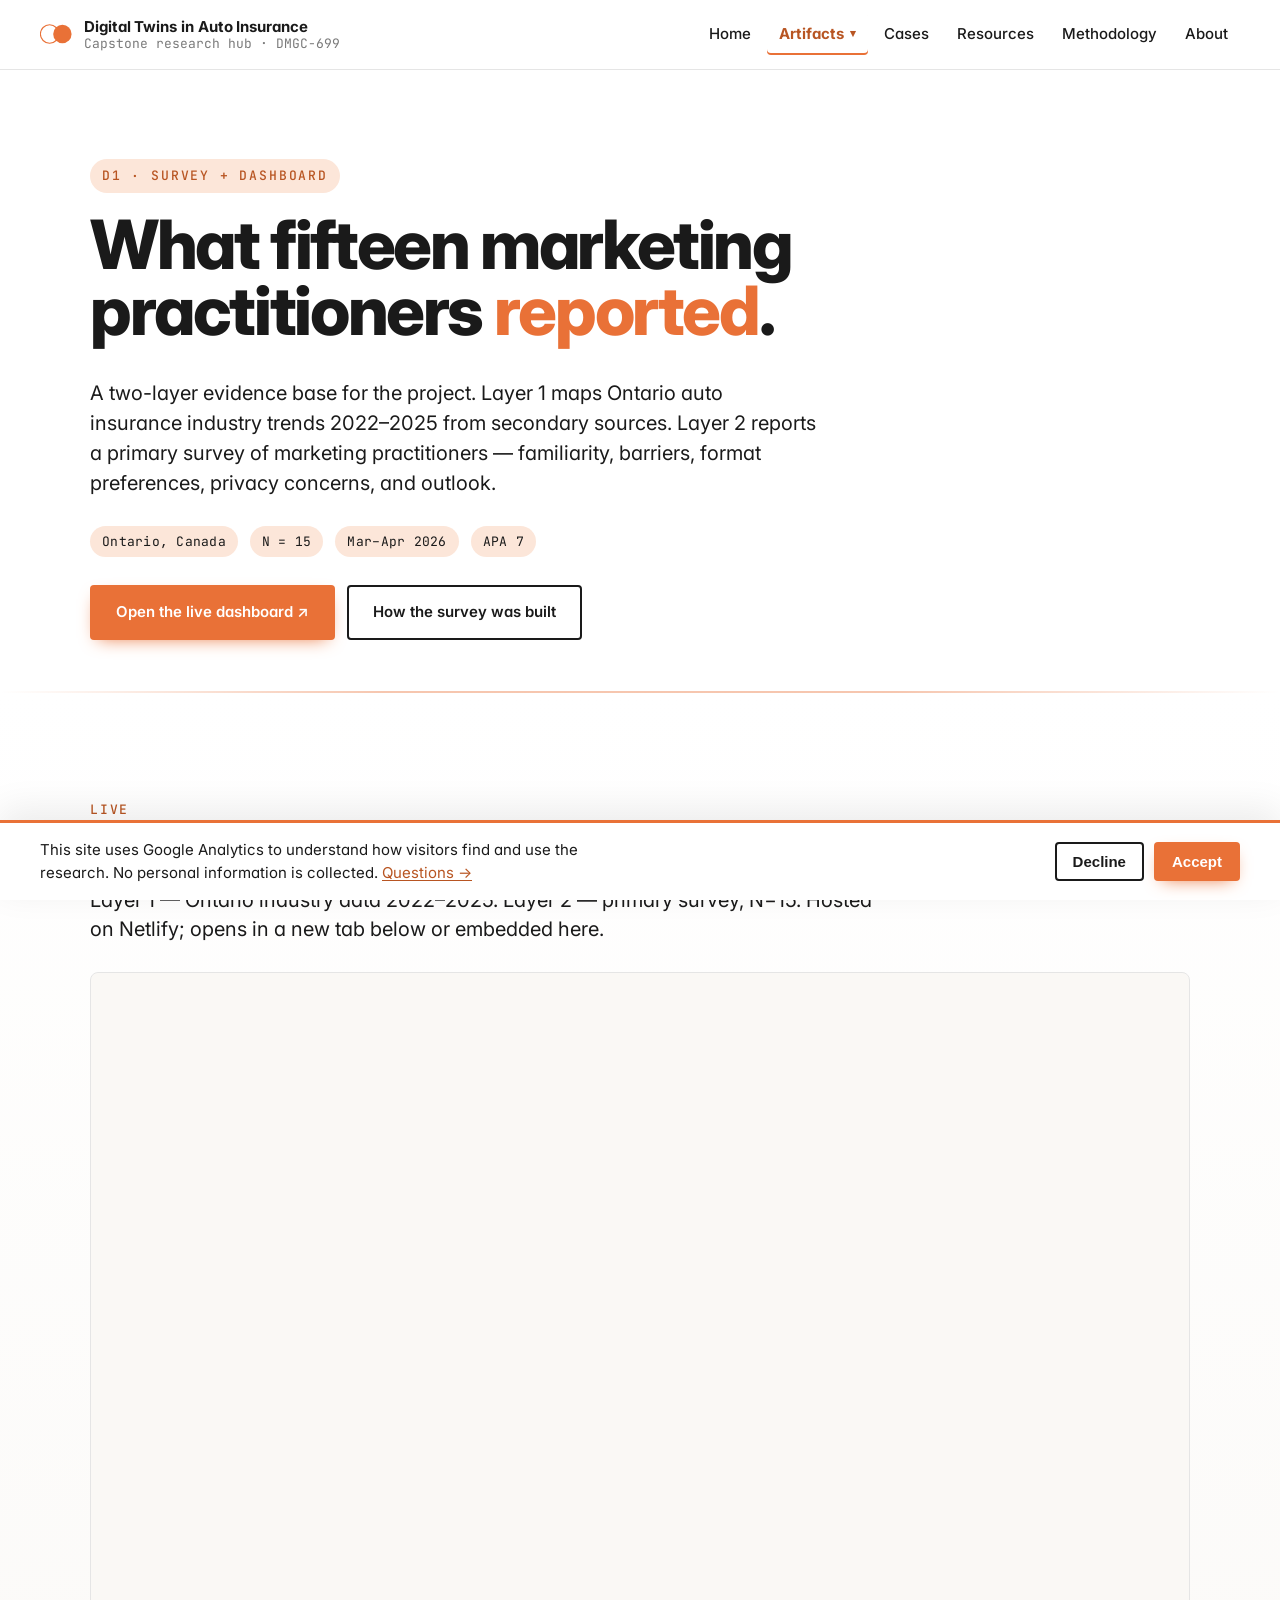
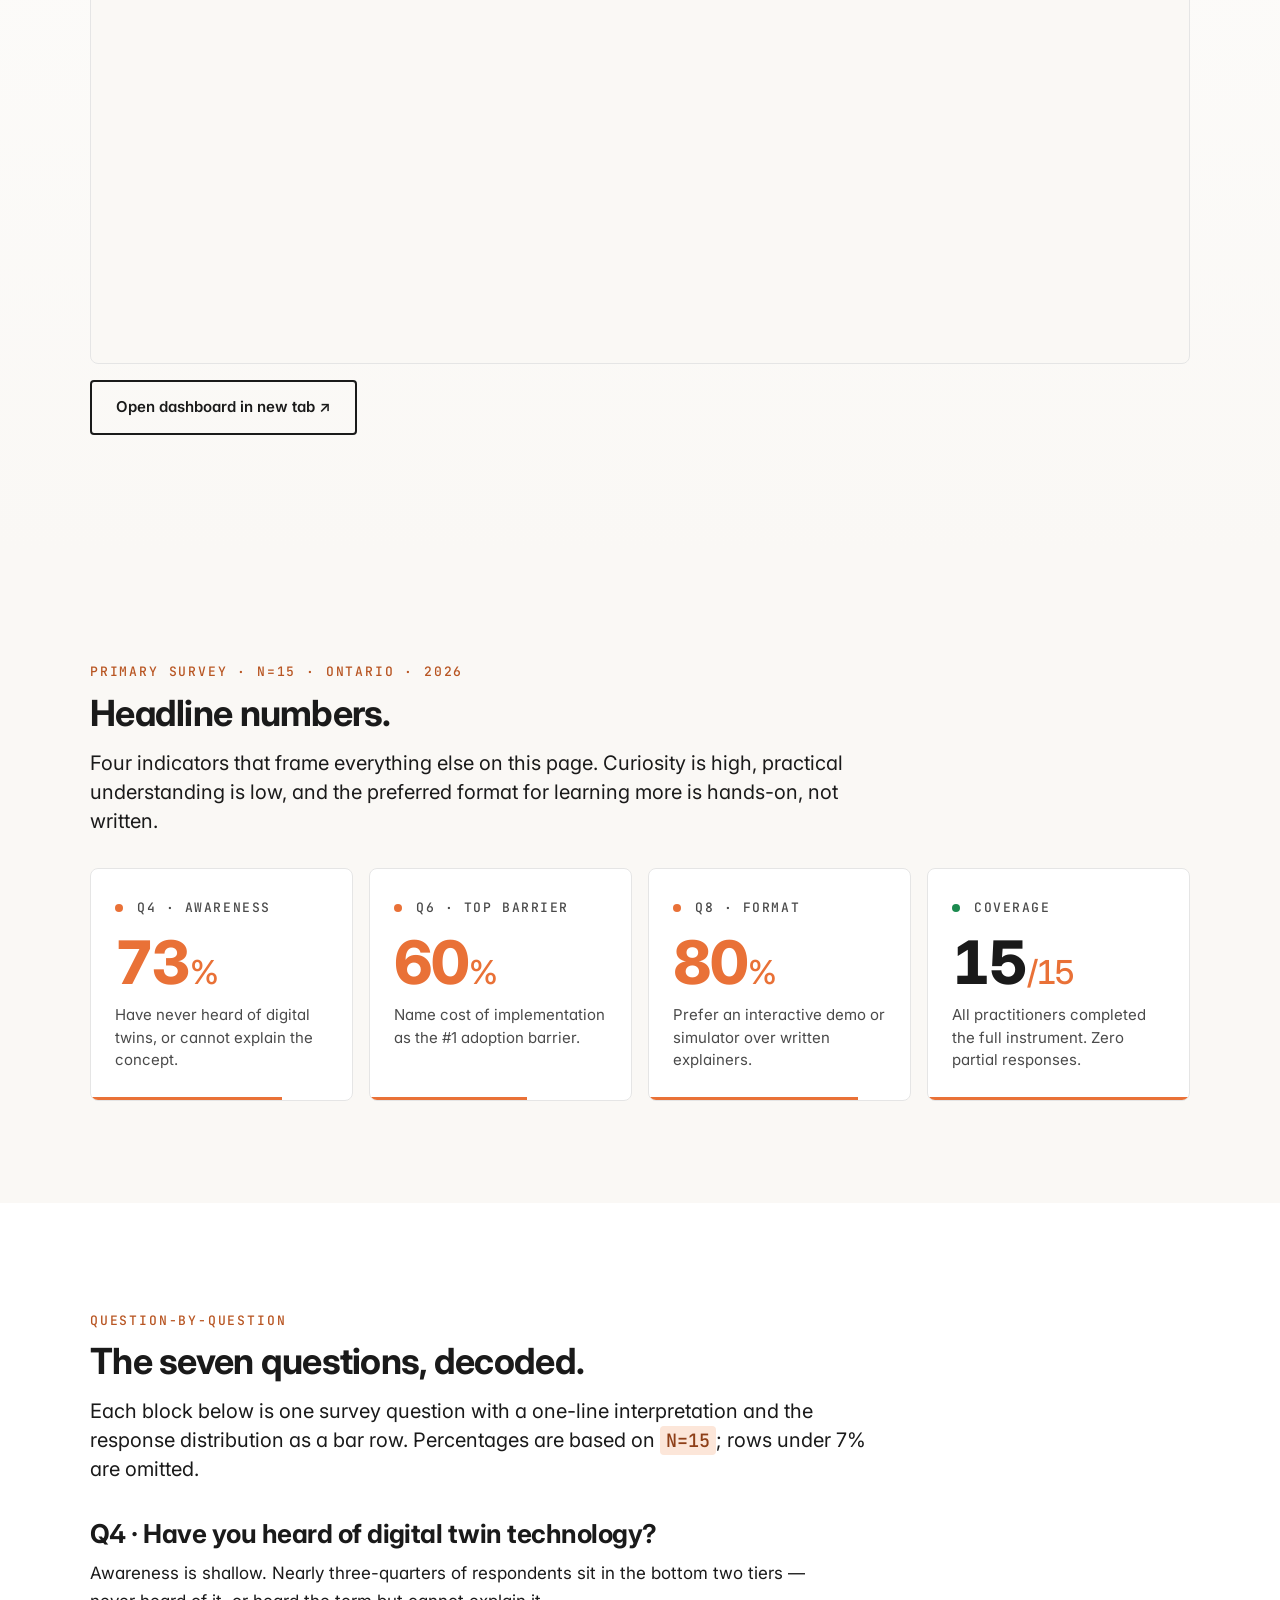
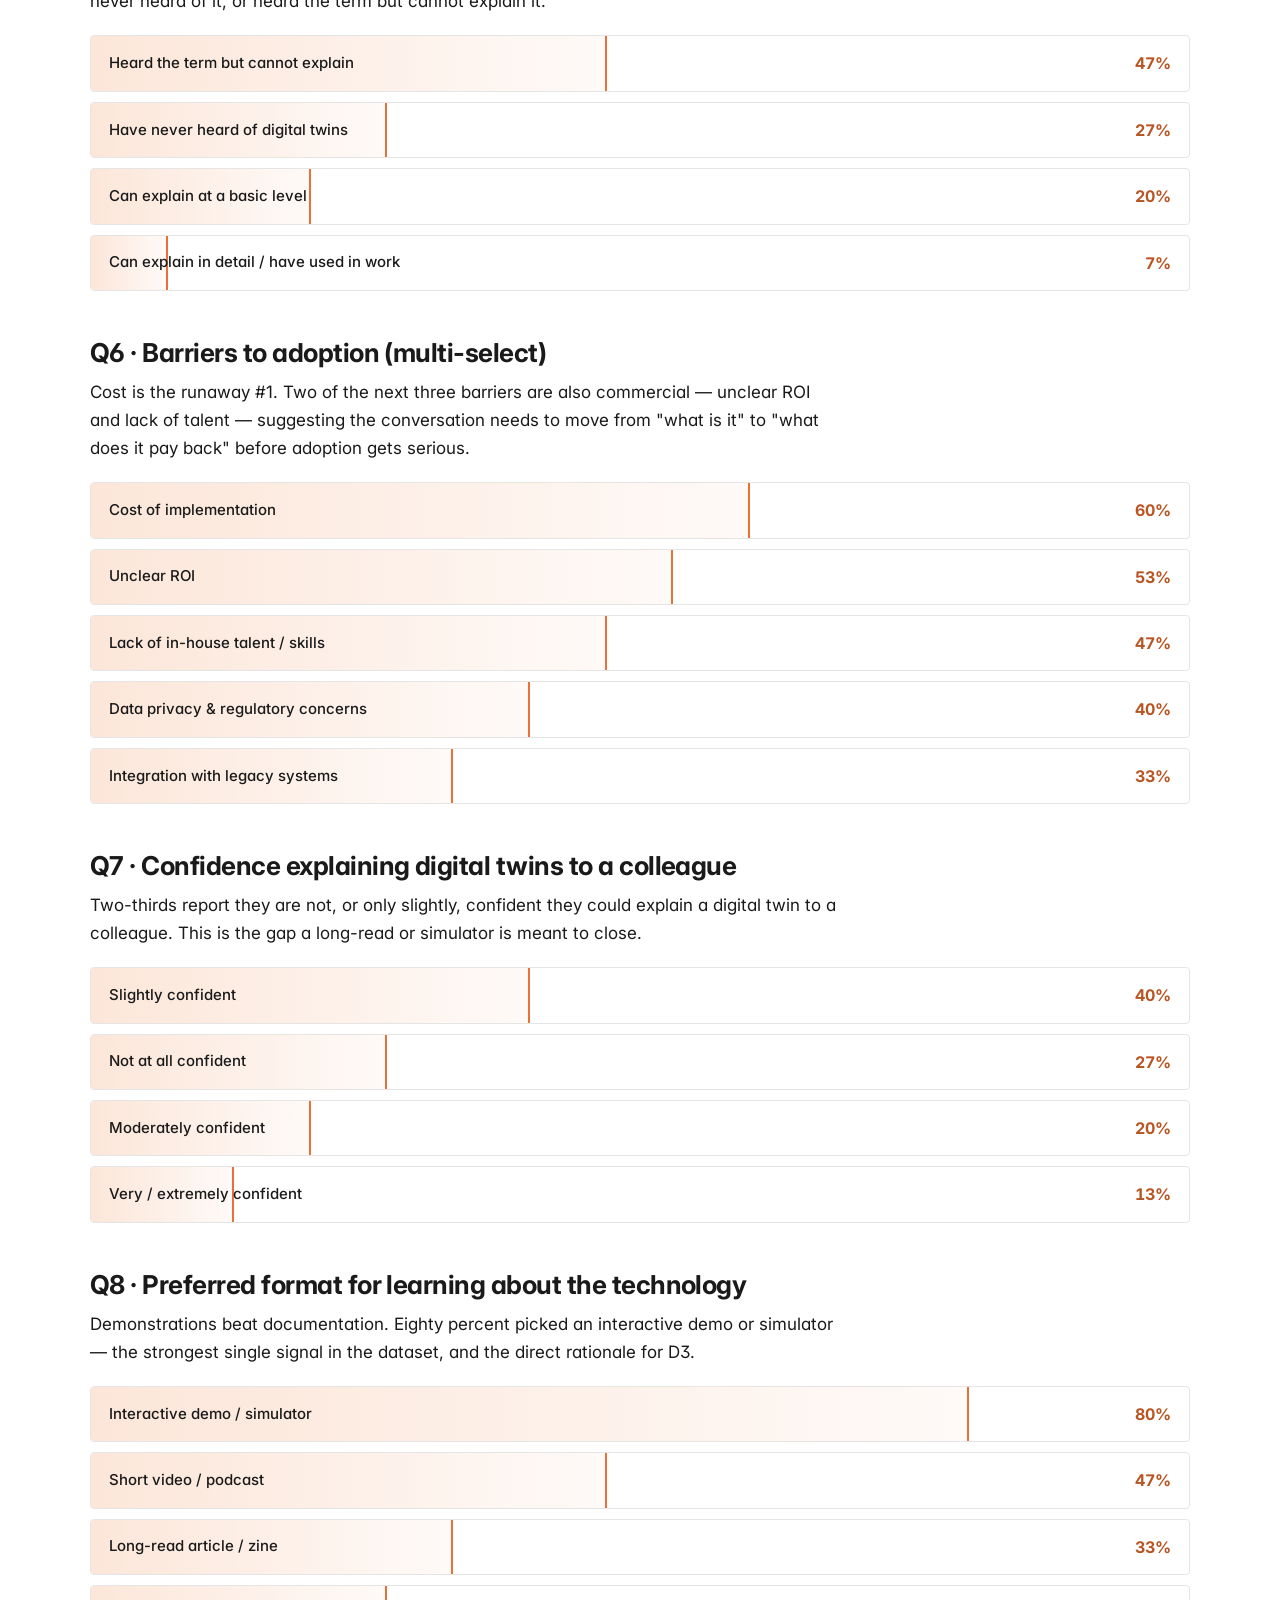
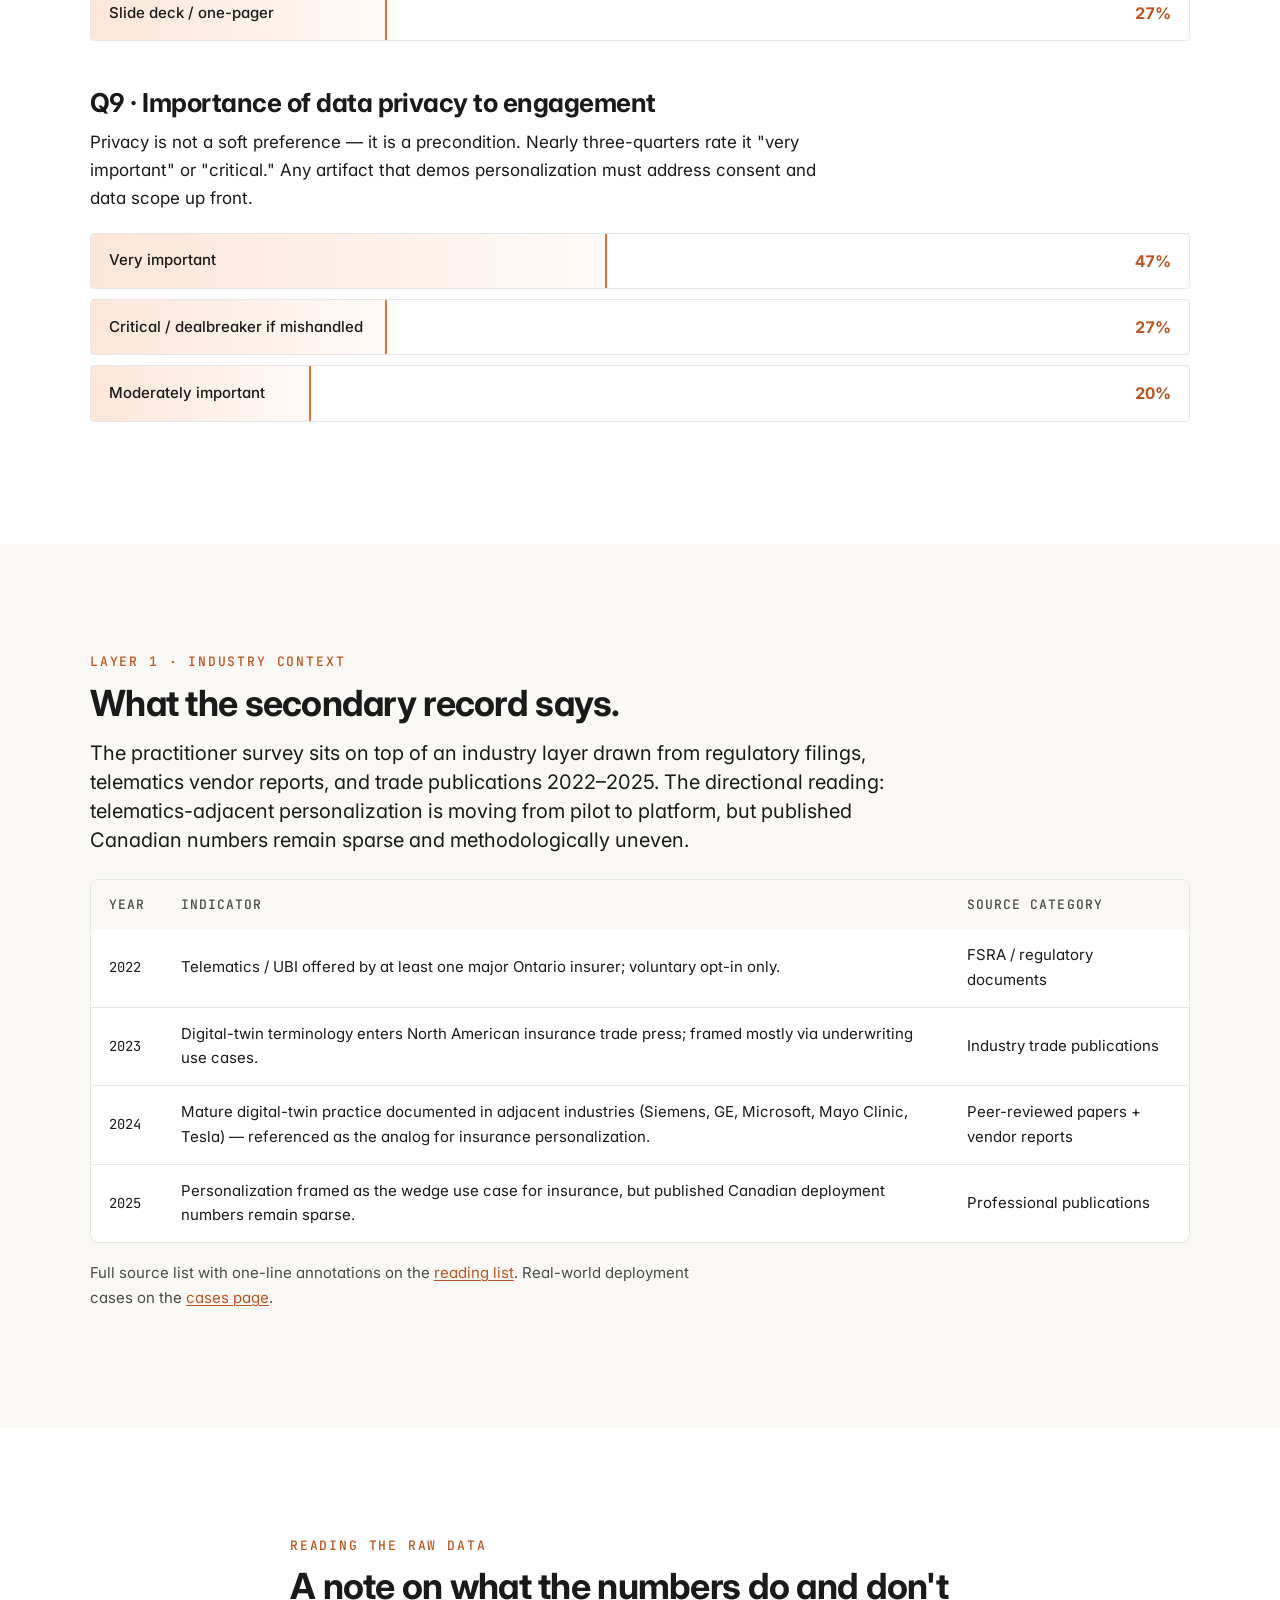
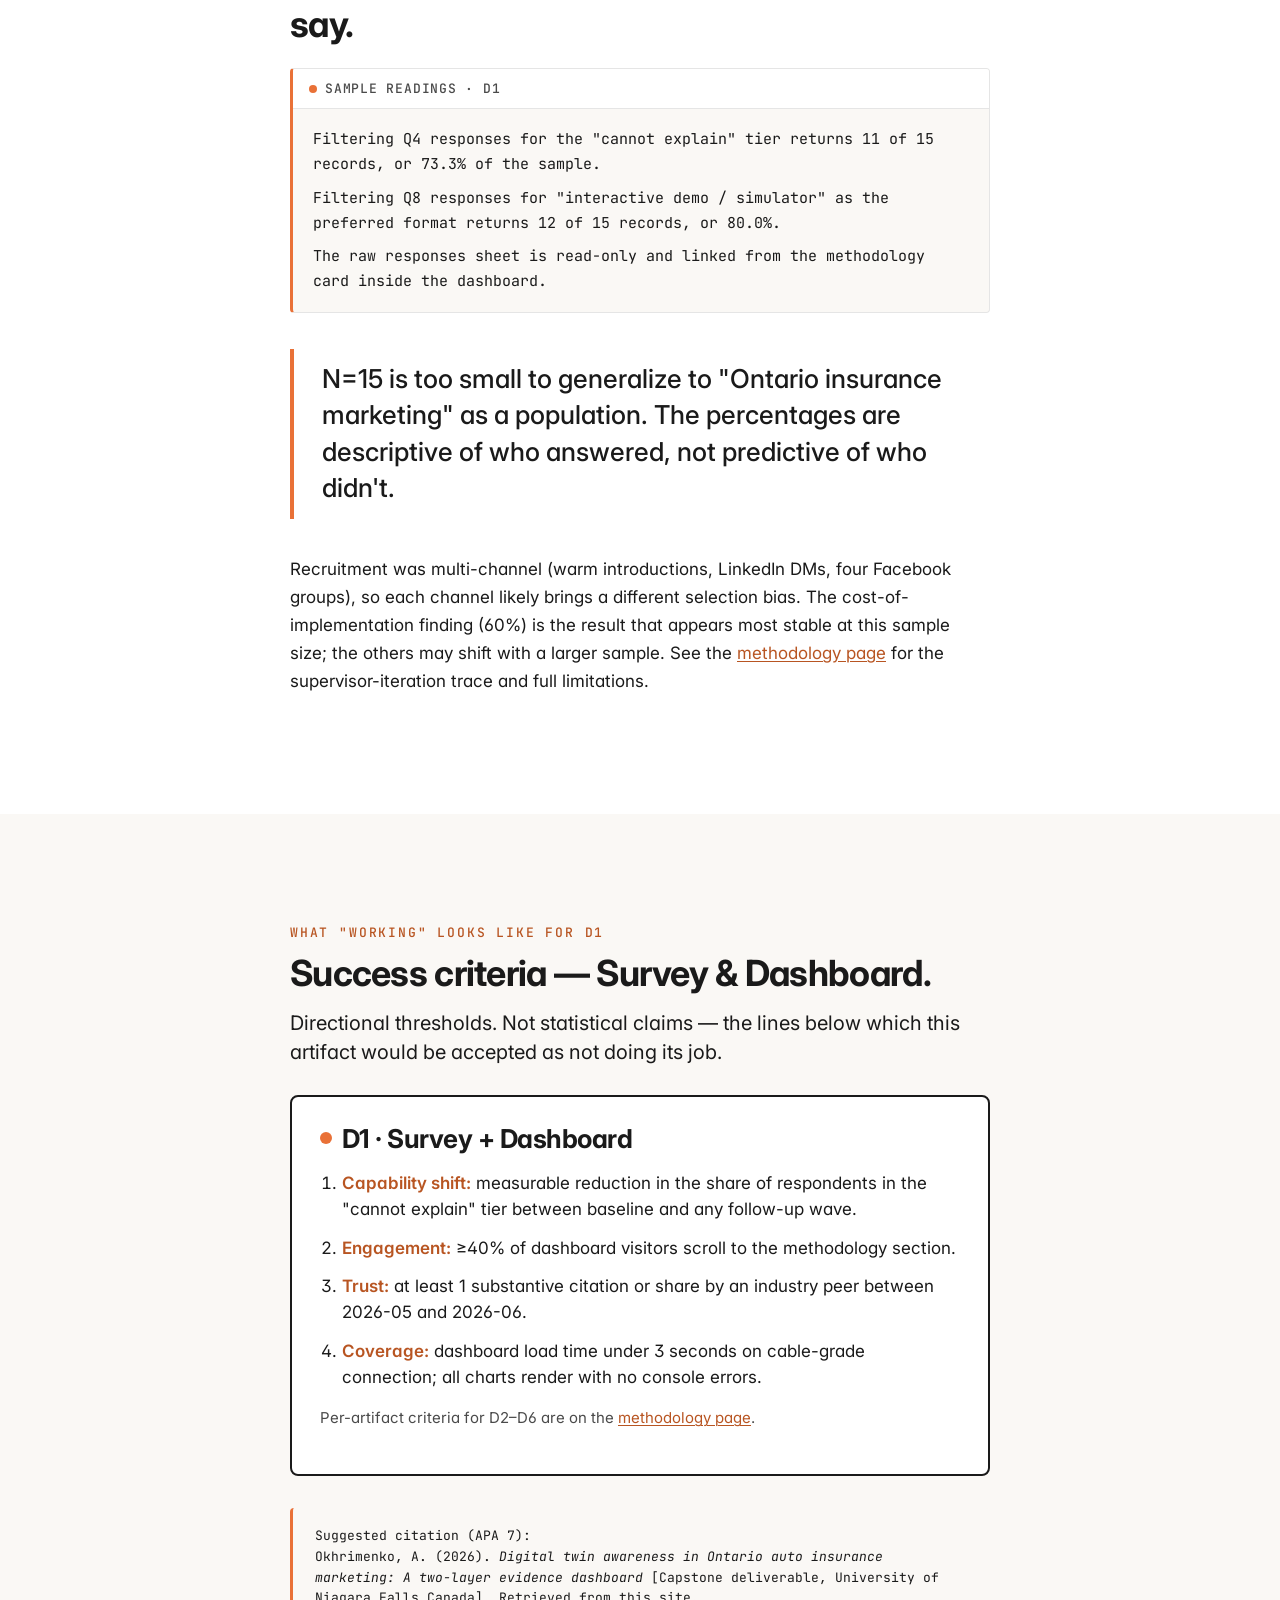
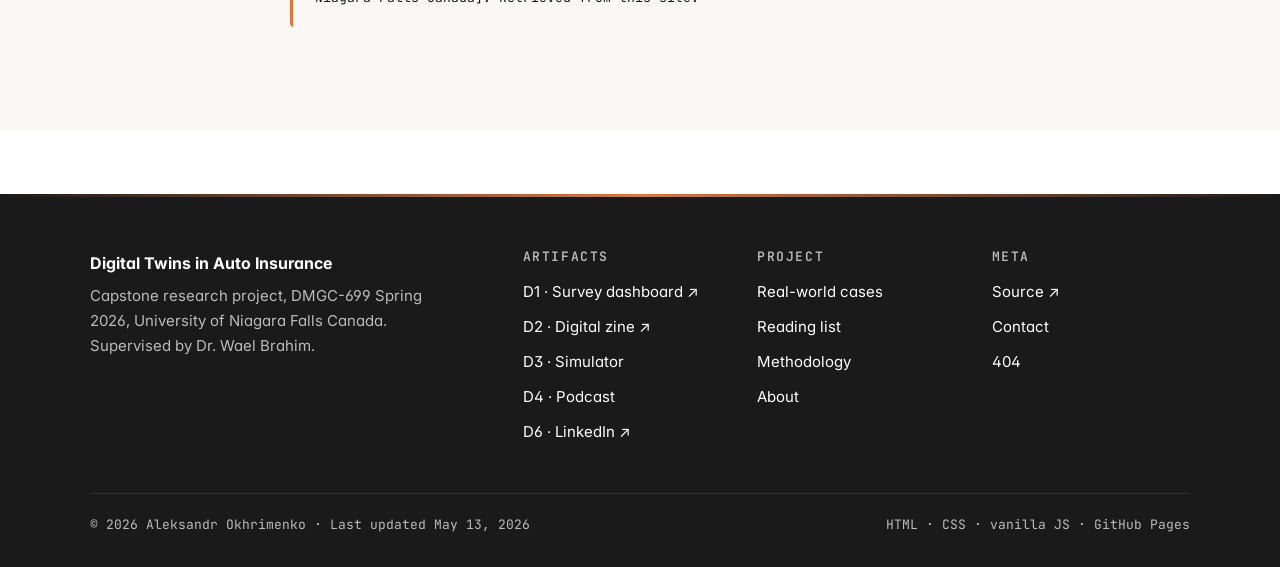
<file: research.html>
<!doctype html>
<html lang="en">
<head>
  <meta charset="utf-8">
  <meta name="viewport" content="width=device-width, initial-scale=1">
  <title>Survey &amp; Dashboard — Digital Twins in Auto Insurance</title>
  <meta name="description" content="D1 · A live two-layer dashboard. Industry data 2022–2025 paired with a primary survey of fifteen Ontario marketing practitioners on digital twin awareness, barriers, and format preferences.">
  <meta name="theme-color" content="#E97137">
  <meta name="color-scheme" content="light">
  <meta name="author" content="Aleksandr Okhrimenko">

  <!-- Open Graph -->
  <meta property="og:title" content="Survey &amp; Dashboard · Digital Twins in Auto Insurance">
  <meta property="og:description" content="Industry data + practitioner survey (N=15), fully sourced, APA 7 cited.">
  <meta property="og:type" content="article">
  <meta property="og:image" content="assets/img/og-image.png">

  <link rel="canonical" href="./research.html">
  <link rel="icon" href="assets/img/logo.svg" type="image/svg+xml">
  <link rel="apple-touch-icon" href="assets/img/logo_400.png">
  <link rel="preconnect" href="https://fonts.googleapis.com">
  <link rel="preconnect" href="https://fonts.gstatic.com" crossorigin>
  <link rel="stylesheet" href="https://fonts.googleapis.com/css2?family=Inter:wght@400;500;600;700;800&family=JetBrains+Mono:ital,wght@0,400;0,500;0,600;0,700;1,400;1,600&display=swap">
  <link rel="stylesheet" href="assets/css/styles.css?v=5">
  <link rel="manifest" href="manifest.json">
  <meta name="twitter:card" content="summary_large_image">
  <meta name="twitter:title" content="Digital Twins in Auto Insurance">
  <meta name="twitter:image" content="https://okhrimenkoav24.github.io/digital-twins-auto-insurance/assets/img/og-image.png">
  <meta property="og:url" content="https://okhrimenkoav24.github.io/digital-twins-auto-insurance/research.html">
  <meta property="og:site_name" content="Digital Twins in Auto Insurance">
  <meta property="og:locale" content="en_CA">
  <meta name="robots" content="index, follow, max-image-preview:large">
  <script type="application/ld+json">{
  "@context": "https://schema.org",
  "@graph": [
    {
      "@type": "Article",
      "@id": "https://okhrimenkoav24.github.io/digital-twins-auto-insurance/research.html#article",
      "headline": "Survey & data dashboard",
      "url": "https://okhrimenkoav24.github.io/digital-twins-auto-insurance/research.html",
      "datePublished": "2026-05-12",
      "dateModified": "2026-05-13",
      "inLanguage": "en-CA",
      "author": {
        "@type": "Person",
        "name": "Aleksandr Okhrimenko"
      },
      "publisher": {
        "@id": "https://okhrimenkoav24.github.io/digital-twins-auto-insurance/#org"
      },
      "isPartOf": {
        "@id": "https://okhrimenkoav24.github.io/digital-twins-auto-insurance/#website"
      }
    }
  ]
}</script>
  <!-- Google Analytics 4 — gated by cookie consent. Active ID below. -->
  <script>window.__GA_ID__ = "G-4JVVFL141X";</script>
  <script async src="https://www.googletagmanager.com/gtag/js?id=G-4JVVFL141X" data-cc-gated></script>
  <script>
    window.dataLayer = window.dataLayer || [];
    window.gtag = function(){ dataLayer.push(arguments); };
    gtag('consent', 'default', {
      ad_storage: 'denied',
      ad_user_data: 'denied',
      ad_personalization: 'denied',
      analytics_storage: 'denied'
    });
    gtag('js', new Date());
    gtag('config', "G-4JVVFL141X", { anonymize_ip: true });
  </script>
</head>
<body>

<a class="skip" href="#main">Skip to content</a>

<!-- ===== HEADER / NAV ===== -->
<header class="site-header">
  <nav class="nav" aria-label="Primary">
    <a class="nav__brand" href="./index.html">
      <img src="assets/img/logo.svg" alt="" aria-hidden="true">
      <span class="nav__brand-text">
        Digital Twins in Auto Insurance
        <small>Capstone research hub · DMGC-699</small>
      </span>
    </a>

    <ul class="nav__list">
      <li><a class="nav__link" href="./index.html">Home</a></li>

      <li class="nav__dropdown">
        <button
          class="nav__trigger"
          type="button"
          aria-expanded="false"
          aria-haspopup="menu"
          aria-controls="artifacts-menu"
          data-active="true">
          Artifacts <span class="nav__caret" aria-hidden="true">▾</span>
        </button>
        <ul class="nav__menu" id="artifacts-menu" role="menu">
          <li role="none"><a role="menuitem" href="./research.html" aria-current="page">Survey &amp; Dashboard <small>D1 — primary survey, N=15 · live</small></a></li>
          <li role="none"><a role="menuitem" href="./zine.html">Digital Zine <small>D2 — 14-page long-read · live</small></a></li>
          <li role="none"><a role="menuitem" href="./simulator.html">Decision Simulator <small>D3 — Unity WebGL · upcoming</small></a></li>
          <li role="none"><a role="menuitem" href="./podcast.html">Podcast Episode <small>D4 — ~20 min · upcoming</small></a></li>
        </ul>
      </li>

      <li><a class="nav__link" href="./cases.html">Cases</a></li>
      <li><a class="nav__link" href="./resources.html">Resources</a></li>
      <li><a class="nav__link" href="./methodology.html">Methodology</a></li>
      <li><a class="nav__link" href="./about.html">About</a></li>
    </ul>
  </nav>
</header>

<main id="main">

  <!-- ===== HERO ===== -->
  <section class="hero" style="padding-bottom: clamp(28px, 4vw, 56px);">
    <div class="container">
      <span class="hero__eyebrow">D1 · Survey + Dashboard</span>
      <h1 class="hero__title" style="font-size: clamp(2.25rem, 5.5vw, 4.25rem);">
        What fifteen marketing<br>
        practitioners <span class="accent">reported</span>.
      </h1>
      <p class="hero__lead">
        A two-layer evidence base for the project. Layer 1 maps Ontario auto
        insurance industry trends 2022–2025 from secondary sources. Layer 2
        reports a primary survey of marketing practitioners — familiarity,
        barriers, format preferences, privacy concerns, and outlook.
      </p>
      <div class="hero__meta">
        <span>Ontario, Canada</span>
        <span>N = 15</span>
        <span>Mar–Apr 2026</span>
        <span>APA 7</span>
      </div>
      <div class="btn-row">
        <a class="btn btn--primary" href="https://jade-salamander-5559d4.netlify.app" target="_blank" rel="noopener">Open the live dashboard ↗</a>
        <a class="btn btn--ghost" href="./methodology.html">How the survey was built</a>
      </div>
    </div>
  </section>

  <!-- ===== EMBEDDED DASHBOARD (top of page, right after hero) ===== -->
  <section class="section section--accent" aria-labelledby="dash-h">
    <div class="container">
      <span class="eyebrow" data-reveal>Live</span>
      <h2 id="dash-h" data-reveal data-delay="1">The two-layer dashboard</h2>
      <p class="lead" data-reveal data-delay="2">Layer 1 — Ontario industry data 2022–2025. Layer 2 — primary survey, N=15. Hosted on Netlify; opens in a new tab below or embedded here.</p>
      <div class="embed embed--tall" data-reveal data-delay="3" style="margin-top: 28px;">
        <iframe src="https://jade-salamander-5559d4.netlify.app" title="Digital Twins survey dashboard — D1" loading="lazy" referrerpolicy="no-referrer"></iframe>
      </div>
      <p style="margin-top: 16px;" data-reveal data-delay="4">
        <a class="btn btn--ghost" href="https://jade-salamander-5559d4.netlify.app" target="_blank" rel="noopener">Open dashboard in new tab ↗</a>
      </p>
    </div>
  </section>

  <!-- ===== KPI ROW ===== -->
  <section class="section section--alt" aria-labelledby="kpi-h">
    <div class="container">
      <span class="eyebrow" data-reveal>Primary survey · N=15 · Ontario · 2026</span>
      <h2 id="kpi-h" data-reveal data-delay="1">Headline numbers.</h2>
      <p class="lead" data-reveal data-delay="2">
        Four indicators that frame everything else on this page. Curiosity is
        high, practical understanding is low, and the preferred format for
        learning more is hands-on, not written.
      </p>

      <div class="kpi-grid" role="list" style="margin-top: 32px;">
        <div class="kpi" role="listitem" data-reveal data-delay="1">
          <p class="kpi__label"><span class="dot dot--build"></span> Q4 · awareness</p>
          <p class="kpi__num kpi__num--orange">73<span class="unit">%</span></p>
          <p class="kpi__desc">Have never heard of digital twins, or cannot explain the concept.</p>
          <span class="kpi__bar" style="--w: 73%;"></span>
        </div>
        <div class="kpi" role="listitem" data-reveal data-delay="2">
          <p class="kpi__label"><span class="dot dot--build"></span> Q6 · top barrier</p>
          <p class="kpi__num kpi__num--orange">60<span class="unit">%</span></p>
          <p class="kpi__desc">Name cost of implementation as the #1 adoption barrier.</p>
          <span class="kpi__bar" style="--w: 60%;"></span>
        </div>
        <div class="kpi" role="listitem" data-reveal data-delay="3">
          <p class="kpi__label"><span class="dot dot--build"></span> Q8 · format</p>
          <p class="kpi__num kpi__num--orange">80<span class="unit">%</span></p>
          <p class="kpi__desc">Prefer an interactive demo or simulator over written explainers.</p>
          <span class="kpi__bar" style="--w: 80%;"></span>
        </div>
        <div class="kpi" role="listitem" data-reveal data-delay="4">
          <p class="kpi__label"><span class="dot dot--live"></span> coverage</p>
          <p class="kpi__num">15<span class="unit">/15</span></p>
          <p class="kpi__desc">All practitioners completed the full instrument. Zero partial responses.</p>
          <span class="kpi__bar" style="--w: 100%;"></span>
        </div>
      </div>
    </div>
  </section>

  <!-- ===== BREAKDOWNS — bar rows per question ===== -->
  <section class="section" aria-labelledby="break-h">
    <div class="container">
      <span class="eyebrow" data-reveal>Question-by-question</span>
      <h2 id="break-h" data-reveal data-delay="1">The seven questions, decoded.</h2>
      <p class="lead" data-reveal data-delay="2">
        Each block below is one survey question with a one-line interpretation
        and the response distribution as a bar row. Percentages are based on
        <code>N=15</code>; rows under 7% are omitted.
      </p>

      <!-- Q4 -->
      <article style="margin-top: 36px;">
        <h3>Q4 · Have you heard of digital twin technology?</h3>
        <p>Awareness is shallow. Nearly three-quarters of respondents sit in the bottom two tiers — never heard of it, or heard the term but cannot explain it.</p>
        <div class="bar-row">
          <div class="bar" style="--w: 47%;">
            <span class="bar__label">Heard the term but cannot explain</span>
            <span class="bar__value">47%</span>
          </div>
          <div class="bar" style="--w: 27%;">
            <span class="bar__label">Have never heard of digital twins</span>
            <span class="bar__value">27%</span>
          </div>
          <div class="bar" style="--w: 20%;">
            <span class="bar__label">Can explain at a basic level</span>
            <span class="bar__value">20%</span>
          </div>
          <div class="bar" style="--w: 7%;">
            <span class="bar__label">Can explain in detail / have used in work</span>
            <span class="bar__value">7%</span>
          </div>
        </div>
      </article>

      <!-- Q6 -->
      <article style="margin-top: 48px;">
        <h3>Q6 · Barriers to adoption (multi-select)</h3>
        <p>Cost is the runaway #1. Two of the next three barriers are also commercial — unclear ROI and lack of talent — suggesting the conversation needs to move from "what is it" to "what does it pay back" before adoption gets serious.</p>
        <div class="bar-row">
          <div class="bar" style="--w: 60%;">
            <span class="bar__label">Cost of implementation</span>
            <span class="bar__value">60%</span>
          </div>
          <div class="bar" style="--w: 53%;">
            <span class="bar__label">Unclear ROI</span>
            <span class="bar__value">53%</span>
          </div>
          <div class="bar" style="--w: 47%;">
            <span class="bar__label">Lack of in-house talent / skills</span>
            <span class="bar__value">47%</span>
          </div>
          <div class="bar" style="--w: 40%;">
            <span class="bar__label">Data privacy &amp; regulatory concerns</span>
            <span class="bar__value">40%</span>
          </div>
          <div class="bar" style="--w: 33%;">
            <span class="bar__label">Integration with legacy systems</span>
            <span class="bar__value">33%</span>
          </div>
        </div>
      </article>

      <!-- Q7 -->
      <article style="margin-top: 48px;">
        <h3>Q7 · Confidence explaining digital twins to a colleague</h3>
        <p>Two-thirds report they are not, or only slightly, confident they could explain a digital twin to a colleague. This is the gap a long-read or simulator is meant to close.</p>
        <div class="bar-row">
          <div class="bar" style="--w: 40%;">
            <span class="bar__label">Slightly confident</span>
            <span class="bar__value">40%</span>
          </div>
          <div class="bar" style="--w: 27%;">
            <span class="bar__label">Not at all confident</span>
            <span class="bar__value">27%</span>
          </div>
          <div class="bar" style="--w: 20%;">
            <span class="bar__label">Moderately confident</span>
            <span class="bar__value">20%</span>
          </div>
          <div class="bar" style="--w: 13%;">
            <span class="bar__label">Very / extremely confident</span>
            <span class="bar__value">13%</span>
          </div>
        </div>
      </article>

      <!-- Q8 -->
      <article style="margin-top: 48px;">
        <h3>Q8 · Preferred format for learning about the technology</h3>
        <p>Demonstrations beat documentation. Eighty percent picked an interactive demo or simulator — the strongest single signal in the dataset, and the direct rationale for D3.</p>
        <div class="bar-row">
          <div class="bar" style="--w: 80%;">
            <span class="bar__label">Interactive demo / simulator</span>
            <span class="bar__value">80%</span>
          </div>
          <div class="bar" style="--w: 47%;">
            <span class="bar__label">Short video / podcast</span>
            <span class="bar__value">47%</span>
          </div>
          <div class="bar" style="--w: 33%;">
            <span class="bar__label">Long-read article / zine</span>
            <span class="bar__value">33%</span>
          </div>
          <div class="bar" style="--w: 27%;">
            <span class="bar__label">Slide deck / one-pager</span>
            <span class="bar__value">27%</span>
          </div>
        </div>
      </article>

      <!-- Q9 -->
      <article style="margin-top: 48px;">
        <h3>Q9 · Importance of data privacy to engagement</h3>
        <p>Privacy is not a soft preference — it is a precondition. Nearly three-quarters rate it "very important" or "critical." Any artifact that demos personalization must address consent and data scope up front.</p>
        <div class="bar-row">
          <div class="bar" style="--w: 47%;">
            <span class="bar__label">Very important</span>
            <span class="bar__value">47%</span>
          </div>
          <div class="bar" style="--w: 27%;">
            <span class="bar__label">Critical / dealbreaker if mishandled</span>
            <span class="bar__value">27%</span>
          </div>
          <div class="bar" style="--w: 20%;">
            <span class="bar__label">Moderately important</span>
            <span class="bar__value">20%</span>
          </div>
        </div>
      </article>

    </div>
  </section>

  <!-- ===== LAYER 1 — industry data ===== -->
  <section class="section section--alt" aria-labelledby="layer1-h">
    <div class="container">
      <span class="eyebrow" data-reveal>Layer 1 · Industry context</span>
      <h2 id="layer1-h" data-reveal data-delay="1">What the secondary record says.</h2>
      <p class="lead" data-reveal data-delay="2">
        The practitioner survey sits on top of an industry layer drawn from
        regulatory filings, telematics vendor reports, and trade publications
        2022–2025. The directional reading: telematics-adjacent
        personalization is moving from pilot to platform, but published
        Canadian numbers remain sparse and methodologically uneven.
      </p>

      <table class="meta-table" style="margin-top: 24px;">
        <thead>
          <tr>
            <th>Year</th>
            <th>Indicator</th>
            <th>Source category</th>
          </tr>
        </thead>
        <tbody>
          <tr>
            <td class="mono">2022</td>
            <td>Telematics / UBI offered by at least one major Ontario insurer; voluntary opt-in only.</td>
            <td>FSRA / regulatory documents</td>
          </tr>
          <tr>
            <td class="mono">2023</td>
            <td>Digital-twin terminology enters North American insurance trade press; framed mostly via underwriting use cases.</td>
            <td>Industry trade publications</td>
          </tr>
          <tr>
            <td class="mono">2024</td>
            <td>Mature digital-twin practice documented in adjacent industries (Siemens, GE, Microsoft, Mayo Clinic, Tesla) — referenced as the analog for insurance personalization.</td>
            <td>Peer-reviewed papers + vendor reports</td>
          </tr>
          <tr>
            <td class="mono">2025</td>
            <td>Personalization framed as the wedge use case for insurance, but published Canadian deployment numbers remain sparse.</td>
            <td>Professional publications</td>
          </tr>
        </tbody>
      </table>

      <p class="muted" style="margin-top: 18px; font-size: var(--fs-sm);">
        Full source list with one-line annotations on the <a href="./resources.html">reading list</a>. Real-world deployment cases on the <a href="./cases.html">cases page</a>.
      </p>
    </div>
  </section>

  <!-- ===== READ THE RAW DATA — softened note ===== -->
  <section class="section" aria-labelledby="query-h">
    <div class="container container-narrow">
      <span class="eyebrow" data-reveal>Reading the raw data</span>
      <h2 id="query-h" data-reveal data-delay="1">A note on what the numbers do and don't say.</h2>

      <div class="terminal">
        <div class="terminal__head">Sample readings · D1</div>
        <div class="terminal__body">
          <p>Filtering Q4 responses for the "cannot explain" tier returns 11 of 15 records, or 73.3% of the sample.</p>
          <p>Filtering Q8 responses for "interactive demo / simulator" as the preferred format returns 12 of 15 records, or 80.0%.</p>
          <p>The raw responses sheet is read-only and linked from the methodology card inside the dashboard.</p>
        </div>
      </div>

      <blockquote class="pullquote">
        N=15 is too small to generalize to "Ontario insurance marketing" as a
        population. The percentages are descriptive of who answered, not
        predictive of who didn't.
      </blockquote>
      <p>
        Recruitment was multi-channel (warm introductions, LinkedIn DMs, four
        Facebook groups), so each channel likely brings a different selection
        bias. The cost-of-implementation finding (60%) is the result that
        appears most stable at this sample size; the others may shift with a
        larger sample. See the <a href="./methodology.html">methodology page</a>
        for the supervisor-iteration trace and full limitations.
      </p>
    </div>
  </section>

  <!-- ===== SUCCESS CRITERIA ===== -->
  <section class="section section--alt" aria-labelledby="d1-success-h">
    <div class="container container-narrow">
      <span class="eyebrow" data-reveal>What "working" looks like for D1</span>
      <h2 id="d1-success-h" data-reveal data-delay="1">Success criteria — Survey &amp; Dashboard.</h2>
      <p class="lead" data-reveal data-delay="2">
        Directional thresholds. Not statistical claims — the lines below
        which this artifact would be accepted as not doing its job.
      </p>

      <div class="success" style="margin-top: 28px;">
        <h3>D1 · Survey + Dashboard</h3>
        <ol>
          <li><strong>Capability shift:</strong> measurable reduction in the share of respondents in the "cannot explain" tier between baseline and any follow-up wave.</li>
          <li><strong>Engagement:</strong> ≥40% of dashboard visitors scroll to the methodology section.</li>
          <li><strong>Trust:</strong> at least 1 substantive citation or share by an industry peer between 2026-05 and 2026-06.</li>
          <li><strong>Coverage:</strong> dashboard load time under 3 seconds on cable-grade connection; all charts render with no console errors.</li>
        </ol>
        <p class="muted" style="margin-top: 16px; font-size: var(--fs-sm);">
          Per-artifact criteria for D2–D6 are on the <a href="./methodology.html#success">methodology page</a>.
        </p>
      </div>

      <div class="citation" style="margin-top: 32px;">
        Suggested citation (APA 7):<br>
        Okhrimenko, A. (2026). <em>Digital twin awareness in Ontario auto insurance marketing: A two-layer evidence dashboard</em> [Capstone deliverable, University of Niagara Falls Canada]. Retrieved from this site.
      </div>
    </div>
  </section>

</main>

<!-- ===== FOOTER ===== -->
<footer class="site-footer">
  <div class="container">
    <div class="footer__grid">
      <div>
        <p class="footer__brand">Digital Twins in Auto Insurance</p>
        <p style="color:#BBB; font-size: var(--fs-sm); max-width: 38ch;">
          Capstone research project, DMGC-699 Spring 2026, University of Niagara
          Falls Canada. Supervised by Dr. Wael Brahim.
        </p>
      </div>
      <div>
        <h4>Artifacts</h4>
        <ul>
          <li><a href="https://jade-salamander-5559d4.netlify.app" target="_blank" rel="noopener">D1 · Survey dashboard ↗</a></li>
          <li><a href="https://digitaltwinszeen.netlify.app" target="_blank" rel="noopener">D2 · Digital zine ↗</a></li>
          <li><a href="./simulator.html">D3 · Simulator</a></li>
          <li><a href="./podcast.html">D4 · Podcast</a></li>
          <li><a href="https://www.linkedin.com/company/digital-twins-in-auto-insurance/" target="_blank" rel="noopener">D6 · LinkedIn ↗</a></li>
        </ul>
      </div>
      <div>
        <h4>Project</h4>
        <ul>
          <li><a href="./cases.html">Real-world cases</a></li>
          <li><a href="./resources.html">Reading list</a></li>
          <li><a href="./methodology.html">Methodology</a></li>
          <li><a href="./about.html">About</a></li>
        </ul>
      </div>
      <div>
        <h4>Meta</h4>
        <ul>
          <li><a href="https://github.com/" target="_blank" rel="noopener">Source ↗</a></li>
          <li><a href="./about.html#contact">Contact</a></li>
          <li><a href="./404.html">404</a></li>
        </ul>
      </div>
    </div>
    <div class="footer__bottom">
      <span>© 2026 Aleksandr Okhrimenko · Last updated <span data-updated="2026-05-13">2026-05-13</span></span>
      <span>HTML · CSS · vanilla JS · GitHub Pages</span>
    </div>
  </div>
</footer>

<script src="assets/js/main.js?v=5" defer></script>

<!-- Cookie consent (minimal). Sites GA4 only after explicit accept. -->
<div id="cc-banner" class="cc-banner" role="region" aria-label="Cookie notice" hidden>
  <p>This site uses Google Analytics to understand how visitors find and use the research. No personal information is collected. <a href="./about.html#contact">Questions →</a></p>
  <div class="cc-banner__btns">
    <button type="button" class="btn btn--ghost" data-cc-deny>Decline</button>
    <button type="button" class="btn btn--primary" data-cc-accept>Accept</button>
  </div>
</div>
<script>
  (function () {
    var KEY = 'cc-v1';
    var pref = null;
    try { pref = localStorage.getItem(KEY); } catch (e) {}
    var banner = document.getElementById('cc-banner');
    function apply(accepted) {
      try { localStorage.setItem(KEY, accepted ? 'accept' : 'deny'); } catch (e) {}
      if (banner) banner.hidden = true;
      if (accepted && window.gtag) {
        window.gtag('consent', 'update', {
          analytics_storage: 'granted'
        });
      }
    }
    if (pref === 'accept') {
      if (window.gtag) window.gtag('consent', 'update', { analytics_storage: 'granted' });
    } else if (pref === 'deny') {
      /* stays denied */
    } else if (banner) {
      banner.hidden = false;
    }
    if (banner) {
      banner.querySelector('[data-cc-accept]').addEventListener('click', function(){ apply(true); });
      banner.querySelector('[data-cc-deny]').addEventListener('click', function(){ apply(false); });
    }
  })();
</script>

</body>
</html>
</file>
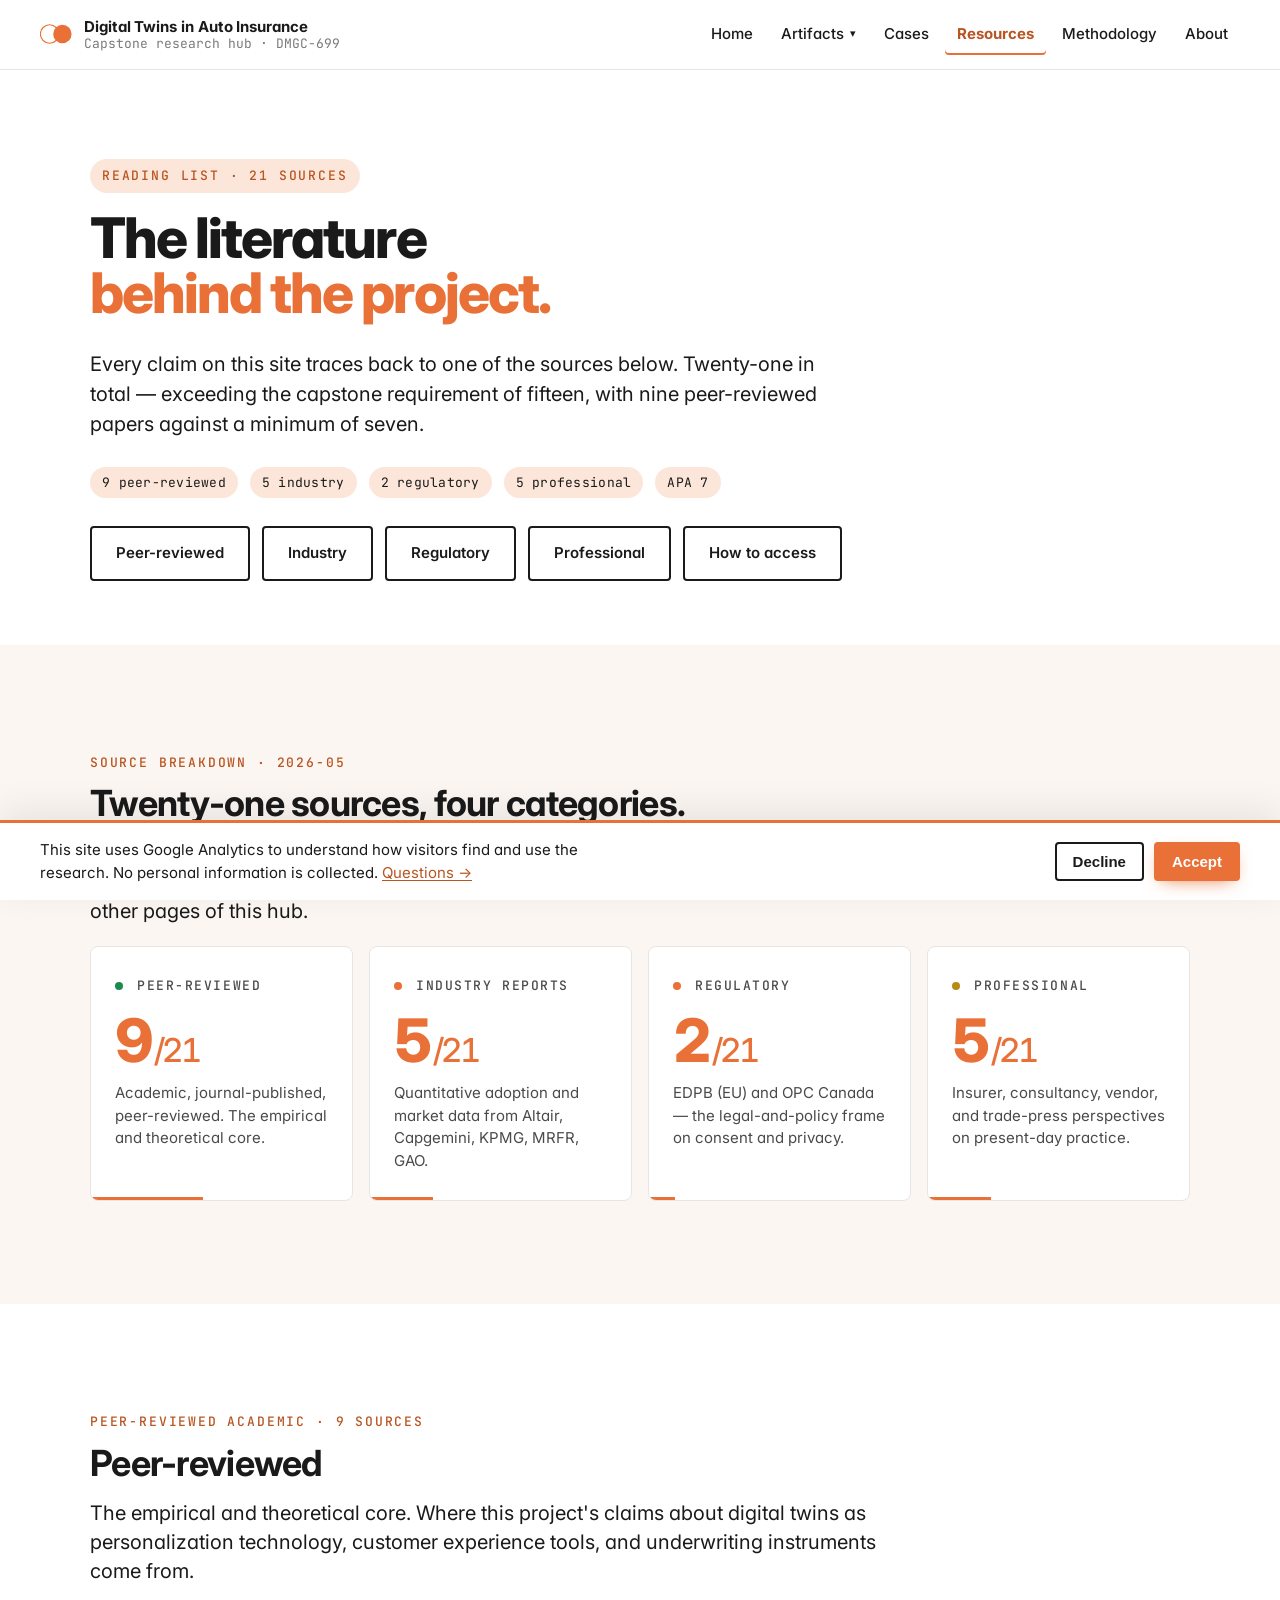
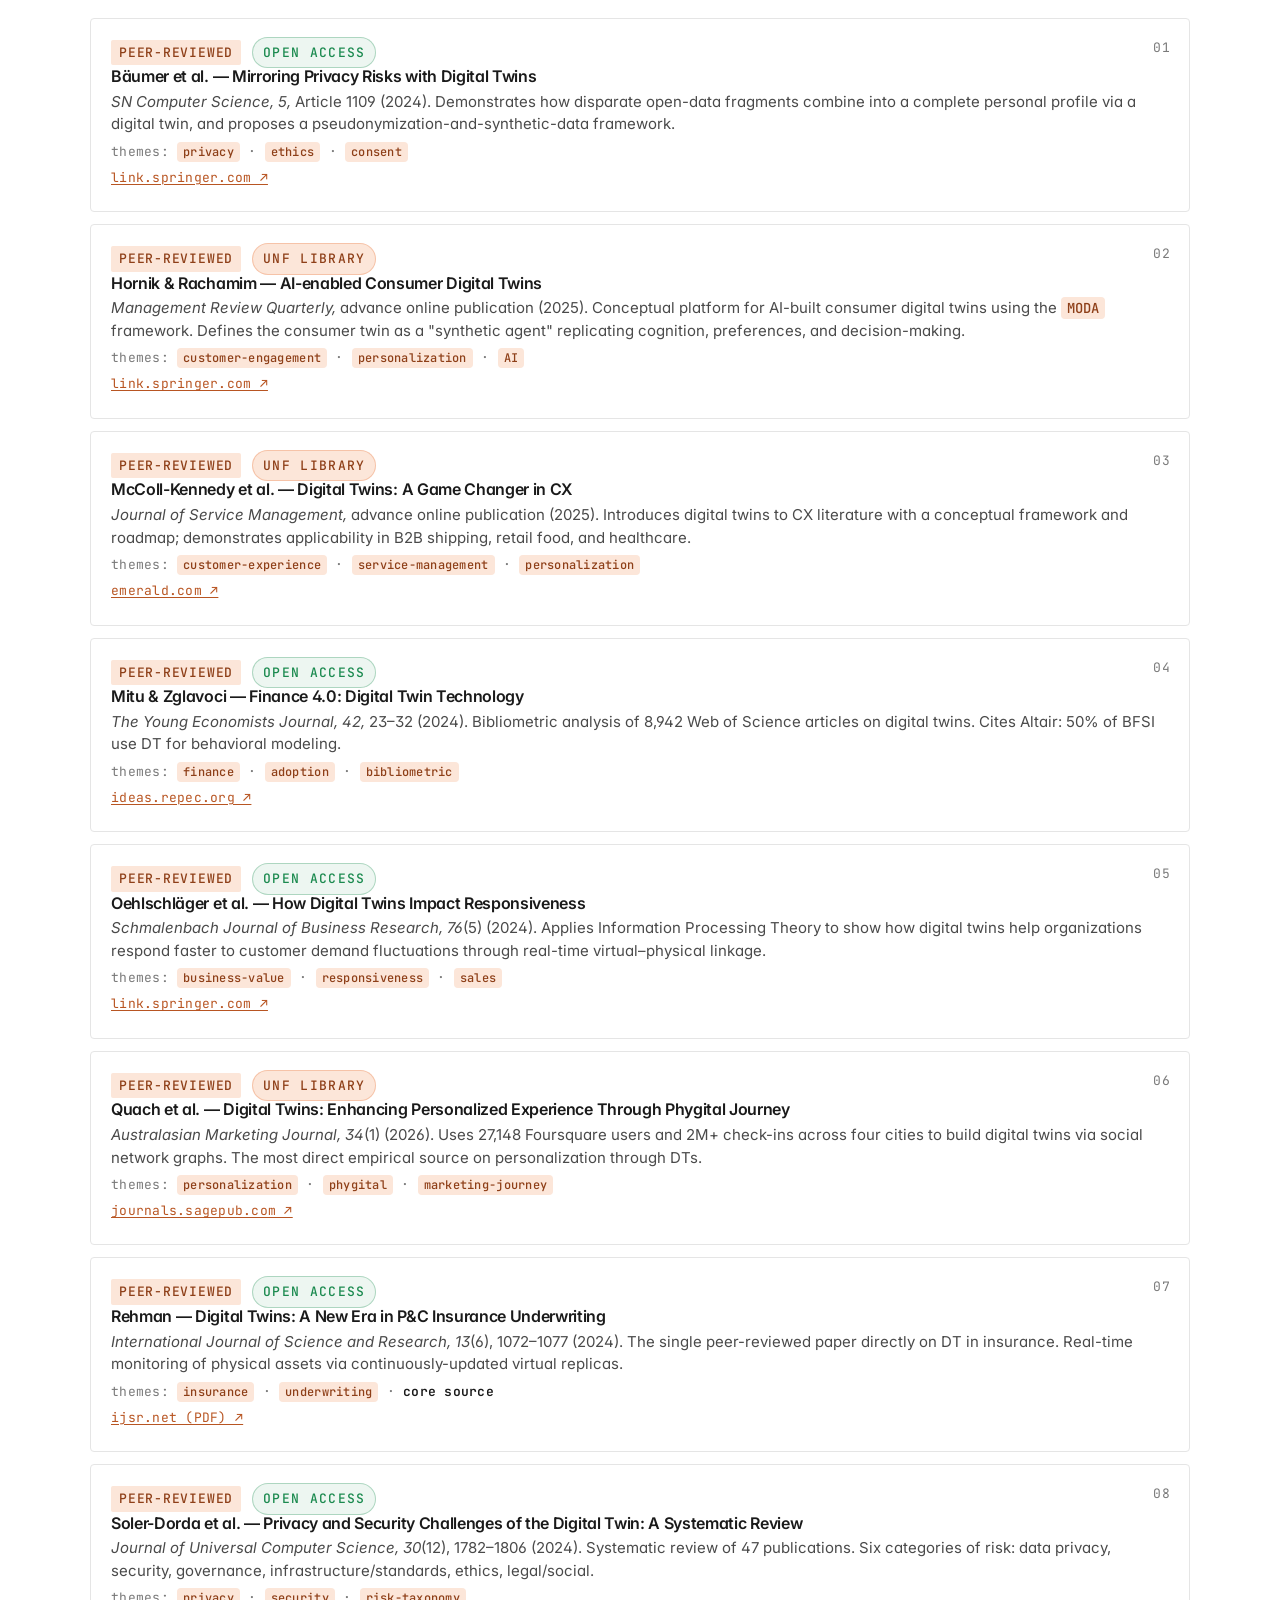
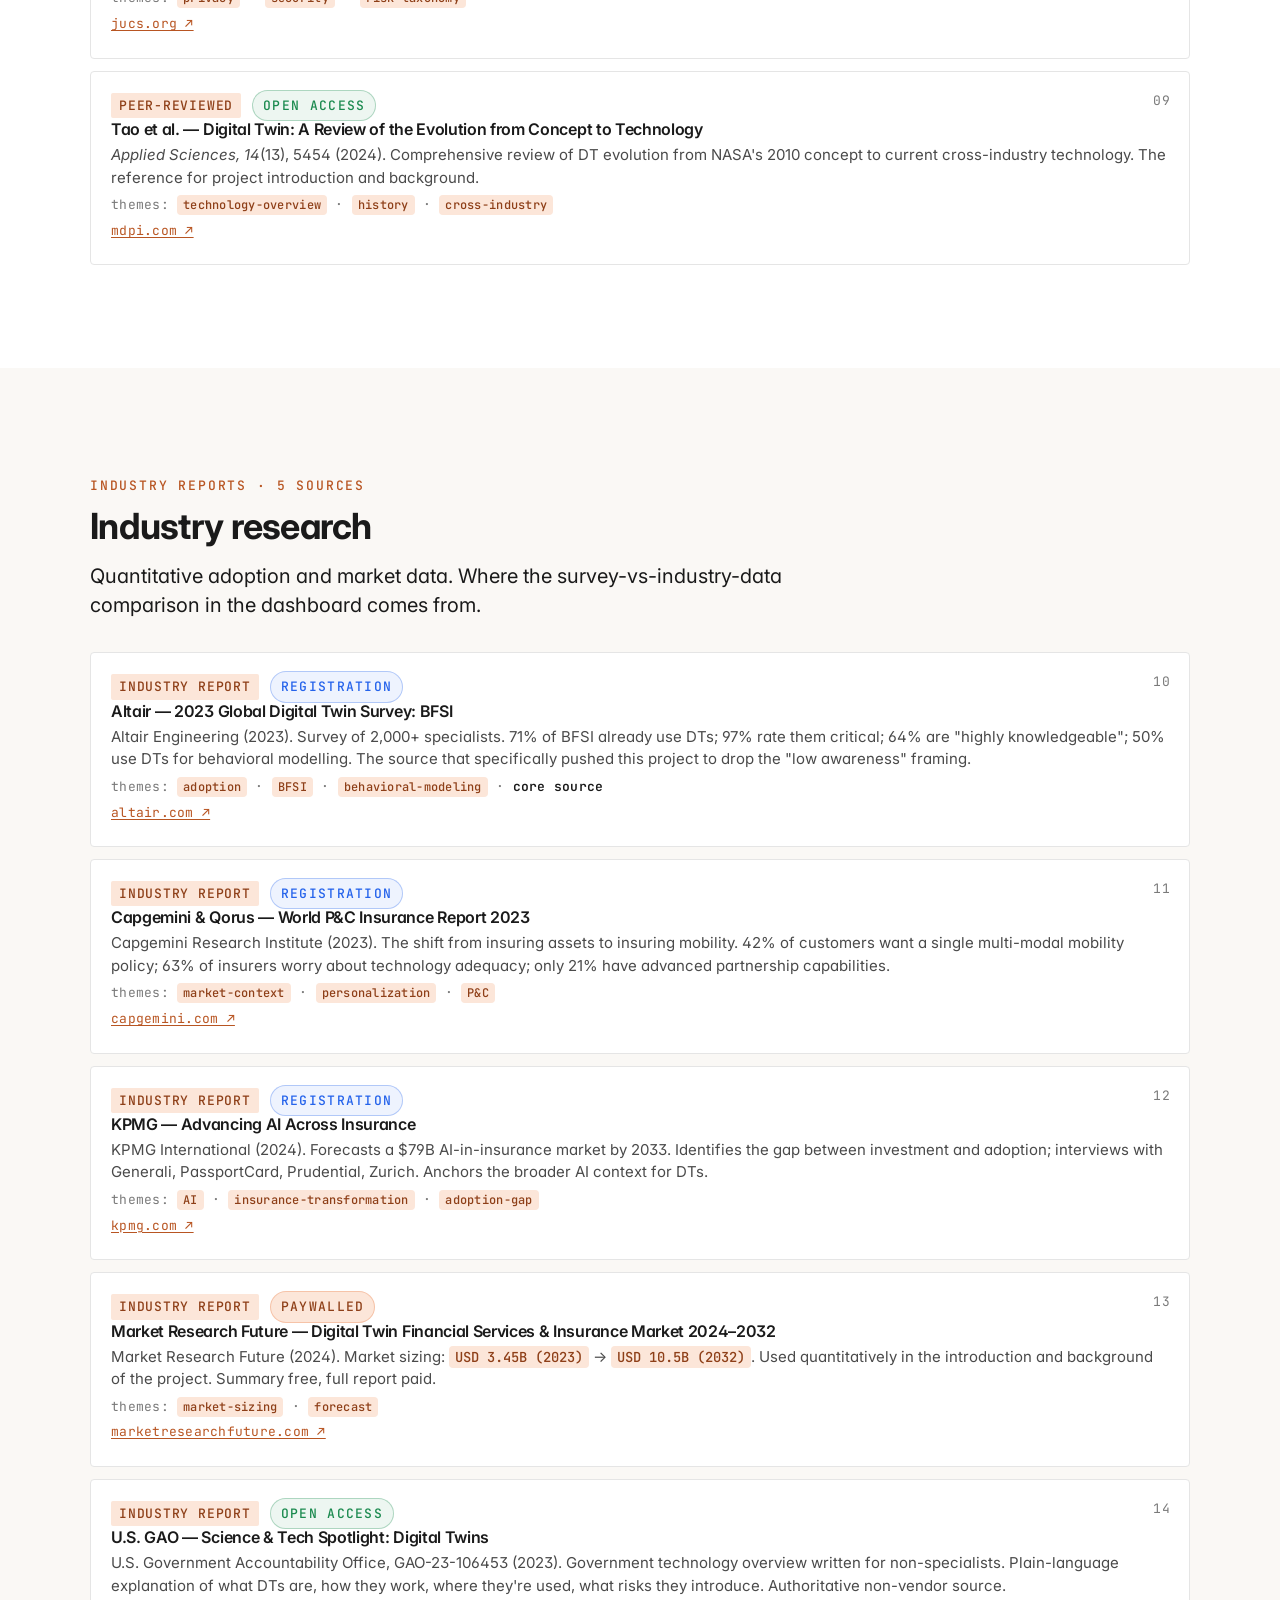
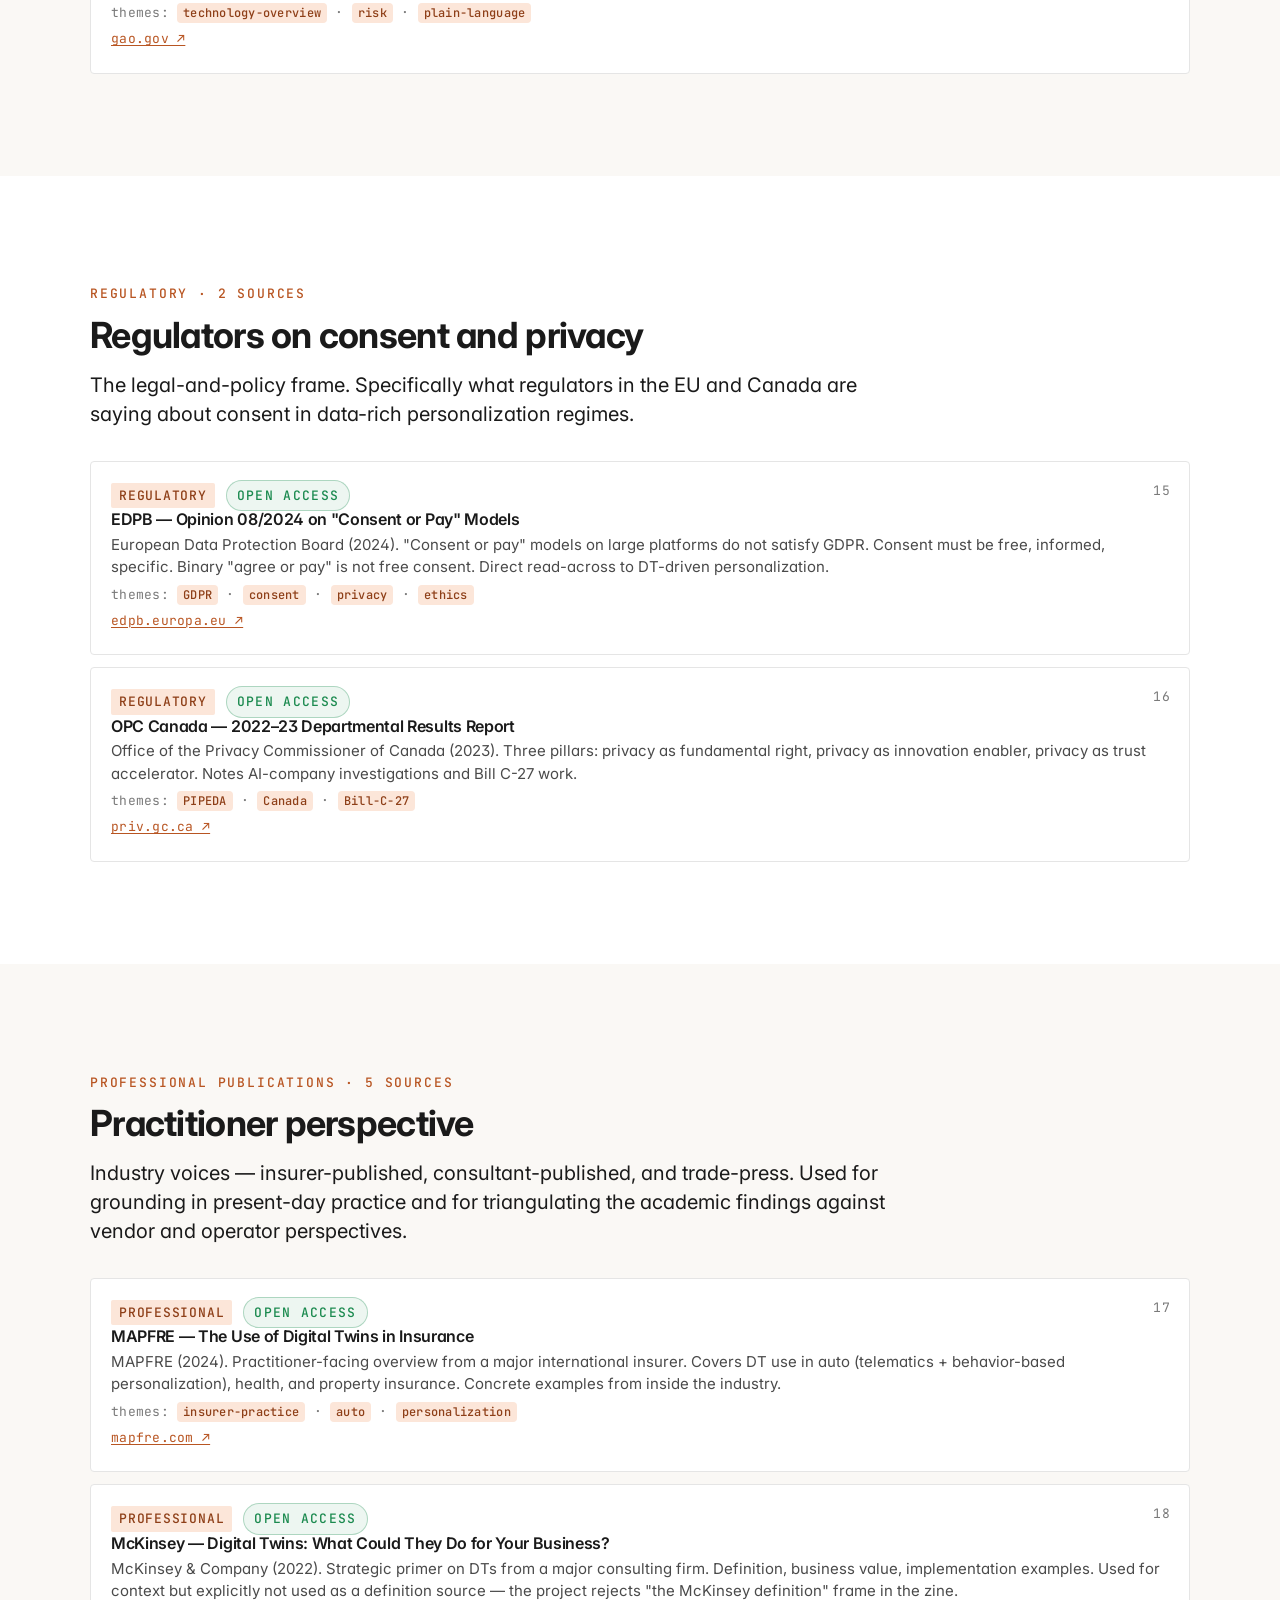
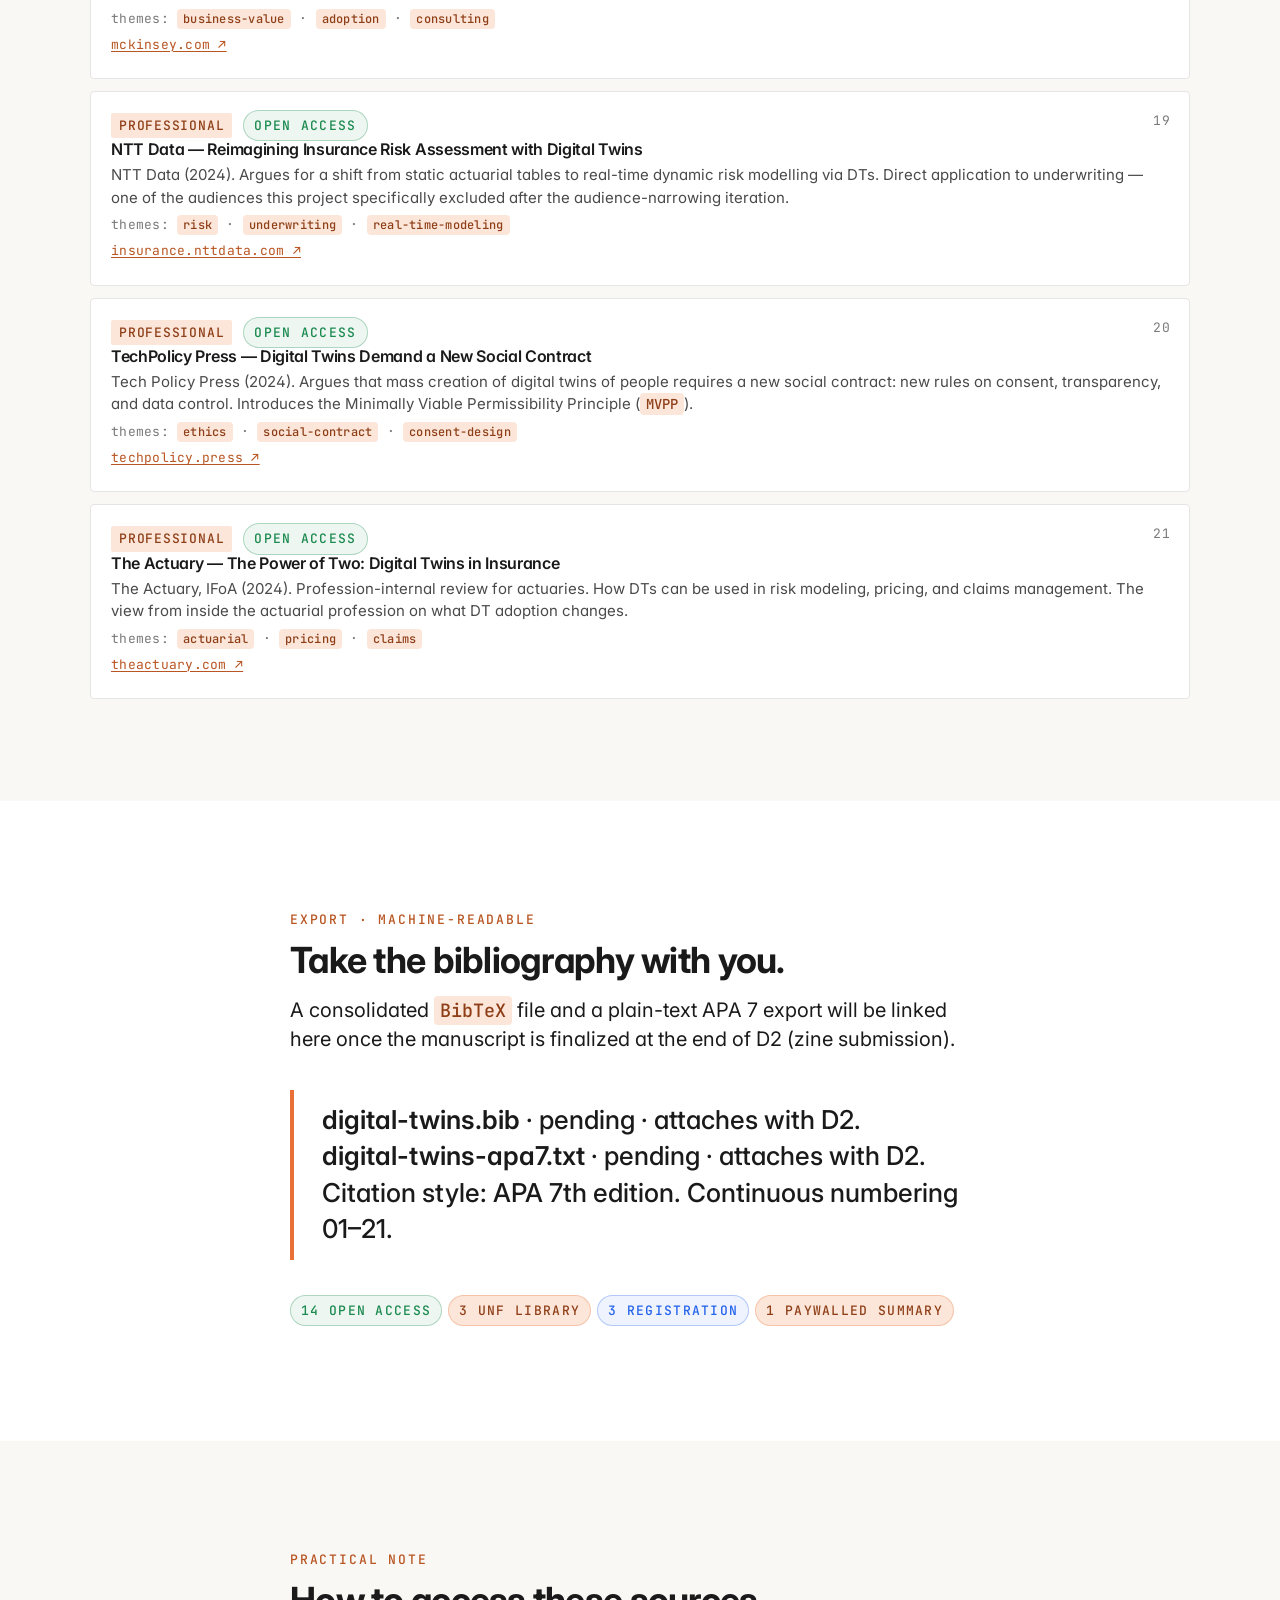
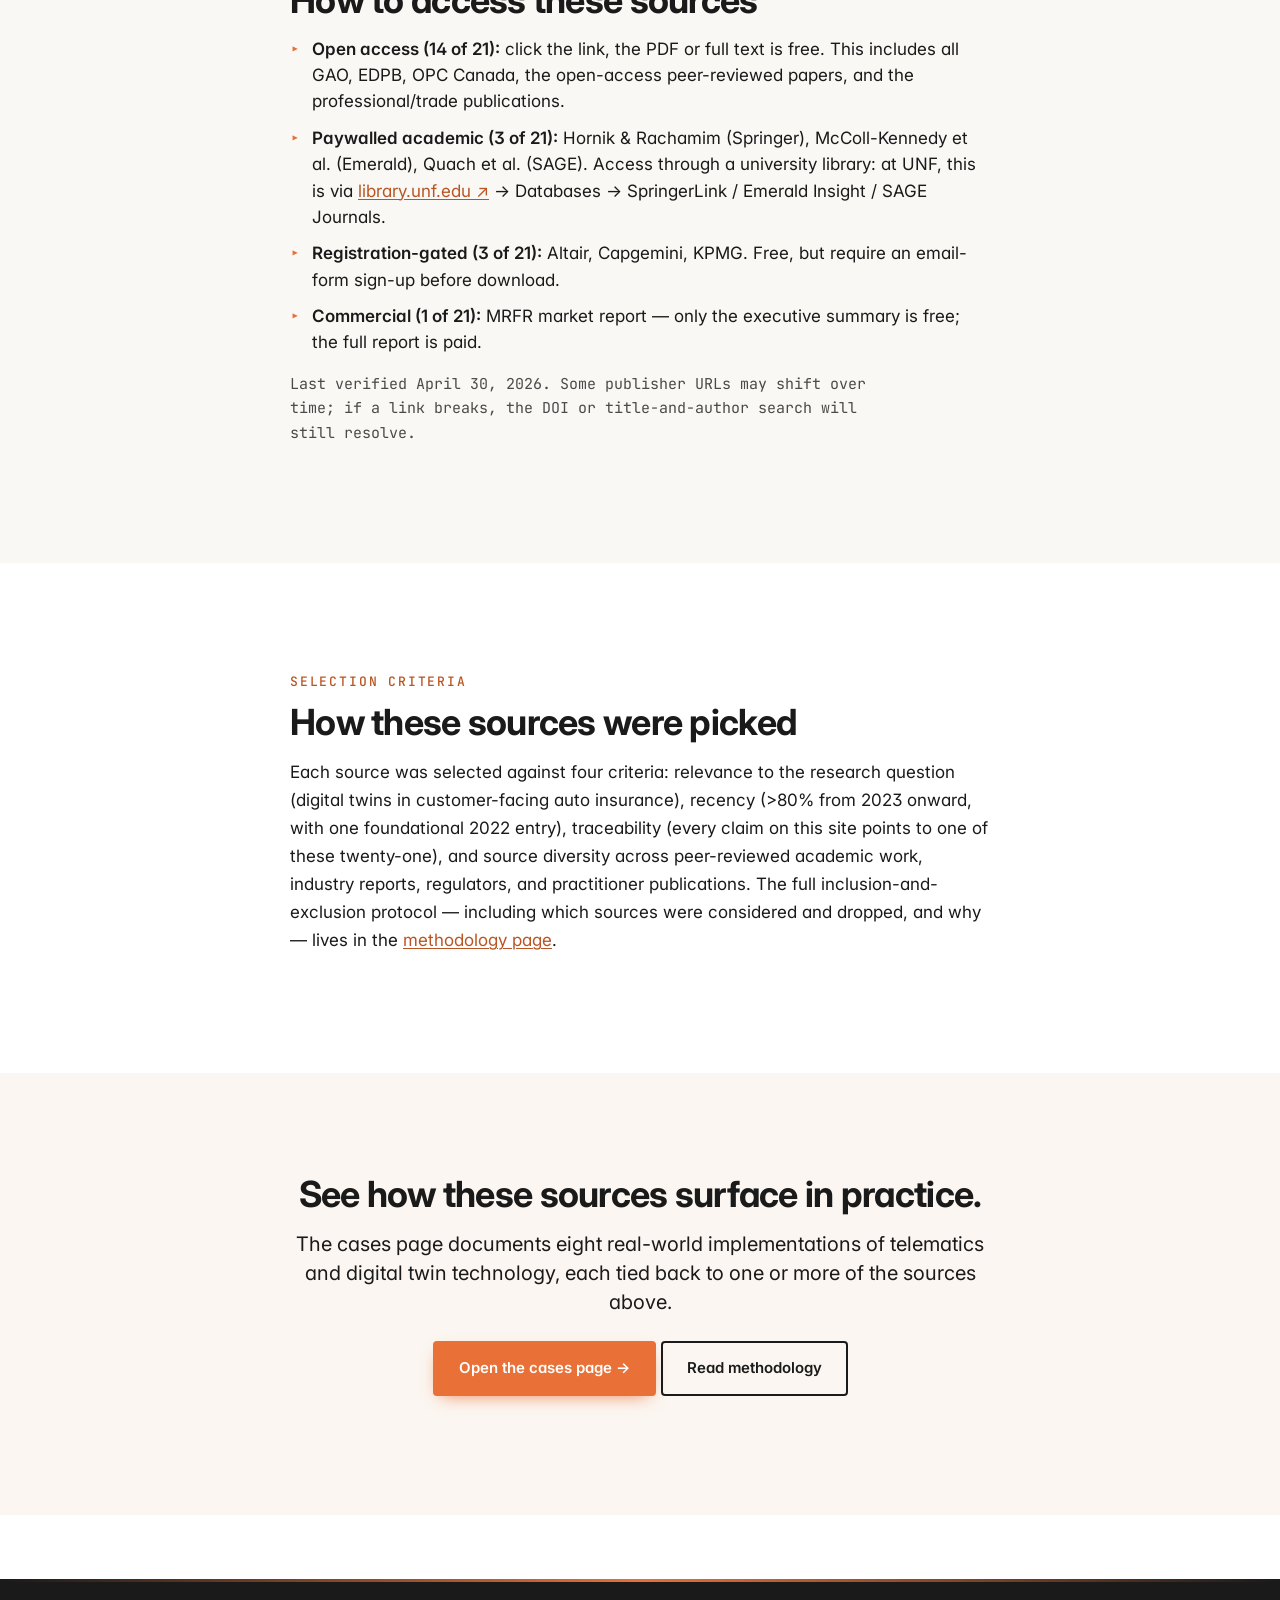
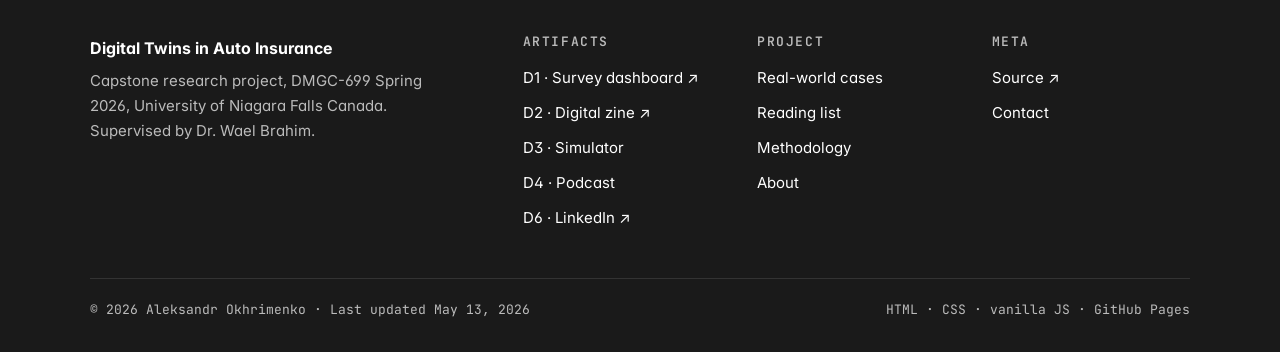
<file: resources.html>
<!doctype html>
<html lang="en">
<head>
  <meta charset="utf-8">
  <meta name="viewport" content="width=device-width, initial-scale=1">
  <title>Resources · Digital Twins in Auto Insurance</title>
  <meta name="description" content="The 21 sources behind this capstone: nine peer-reviewed papers, five industry reports, two regulatory documents, five professional publications. Grouped by category, with direct links and one-line annotations. APA 7.">
  <meta name="theme-color" content="#E97137">
  <meta name="color-scheme" content="light">
  <meta name="author" content="Aleksandr Okhrimenko">

  <!-- Open Graph -->
  <meta property="og:title" content="Resources · Digital Twins in Auto Insurance">
  <meta property="og:description" content="The literature foundation. 21 sources, fully annotated, with direct links.">
  <meta property="og:type" content="article">
  <meta property="og:image" content="assets/img/og-image.png">

  <link rel="canonical" href="./resources.html">
  <link rel="icon" href="assets/img/logo.svg" type="image/svg+xml">
  <link rel="apple-touch-icon" href="assets/img/logo_400.png">
  <link rel="preconnect" href="https://fonts.googleapis.com">
  <link rel="preconnect" href="https://fonts.gstatic.com" crossorigin>
  <link rel="stylesheet" href="https://fonts.googleapis.com/css2?family=Inter:wght@400;500;600;700;800&family=JetBrains+Mono:ital,wght@0,400;0,500;0,600;0,700;1,400;1,600&display=swap">
  <link rel="stylesheet" href="assets/css/styles.css?v=5">
  <link rel="manifest" href="manifest.json">
  <meta name="twitter:card" content="summary_large_image">
  <meta name="twitter:title" content="Resources · Digital Twins in Auto Insurance">
  <meta name="twitter:image" content="https://okhrimenkoav24.github.io/digital-twins-auto-insurance/assets/img/og-image.png">
  <meta property="og:url" content="https://okhrimenkoav24.github.io/digital-twins-auto-insurance/resources.html">
  <meta property="og:site_name" content="Digital Twins in Auto Insurance">
  <meta property="og:locale" content="en_CA">
  <meta name="robots" content="index, follow, max-image-preview:large">
  <script type="application/ld+json">{
  "@context": "https://schema.org",
  "@graph": [
    {
      "@type": "CollectionPage",
      "@id": "https://okhrimenkoav24.github.io/digital-twins-auto-insurance/resources.html#page",
      "name": "Reading list — 21 annotated sources",
      "url": "https://okhrimenkoav24.github.io/digital-twins-auto-insurance/resources.html",
      "isPartOf": {
        "@id": "https://okhrimenkoav24.github.io/digital-twins-auto-insurance/#website"
      },
      "inLanguage": "en-CA",
      "author": {
        "@type": "Person",
        "name": "Aleksandr Okhrimenko"
      }
    }
  ]
}</script>
  <!-- Google Analytics 4 — gated by cookie consent. Active ID below. -->
  <script>window.__GA_ID__ = "G-4JVVFL141X";</script>
  <script async src="https://www.googletagmanager.com/gtag/js?id=G-4JVVFL141X" data-cc-gated></script>
  <script>
    window.dataLayer = window.dataLayer || [];
    window.gtag = function(){ dataLayer.push(arguments); };
    gtag('consent', 'default', {
      ad_storage: 'denied',
      ad_user_data: 'denied',
      ad_personalization: 'denied',
      analytics_storage: 'denied'
    });
    gtag('js', new Date());
    gtag('config', "G-4JVVFL141X", { anonymize_ip: true });
  </script>
</head>
<body>

<a class="skip" href="#main">Skip to content</a>

<!-- ===== HEADER / NAV ===== -->
<header class="site-header">
  <nav class="nav" aria-label="Primary">
    <a class="nav__brand" href="./index.html">
      <img src="assets/img/logo.svg" alt="" aria-hidden="true">
      <span class="nav__brand-text">
        Digital Twins in Auto Insurance
        <small>Capstone research hub · DMGC-699</small>
      </span>
    </a>

    <ul class="nav__list">
      <li><a class="nav__link" href="./index.html">Home</a></li>

      <li class="nav__dropdown">
        <button
          class="nav__trigger"
          type="button"
          aria-expanded="false"
          aria-haspopup="menu"
          aria-controls="artifacts-menu">
          Artifacts <span class="nav__caret" aria-hidden="true">▾</span>
        </button>
        <ul class="nav__menu" id="artifacts-menu" role="menu">
          <li role="none"><a role="menuitem" href="./research.html">Survey &amp; Dashboard <small>D1 — primary survey, N=15 · live</small></a></li>
          <li role="none"><a role="menuitem" href="./zine.html">Digital Zine <small>D2 — 14-page long-read · live</small></a></li>
          <li role="none"><a role="menuitem" href="./simulator.html">Decision Simulator <small>D3 — Unity WebGL · upcoming</small></a></li>
          <li role="none"><a role="menuitem" href="./podcast.html">Podcast Episode <small>D4 — ~20 min · upcoming</small></a></li>
        </ul>
      </li>

      <li><a class="nav__link" href="./cases.html">Cases</a></li>
      <li><a class="nav__link" href="./resources.html" aria-current="page">Resources</a></li>
      <li><a class="nav__link" href="./methodology.html">Methodology</a></li>
      <li><a class="nav__link" href="./about.html">About</a></li>
    </ul>
  </nav>
</header>

<main id="main">

  <!-- ===== HERO ===== -->
  <section class="hero">
    <div class="container">
      <div class="hero__copy">
        <span class="hero__eyebrow">Reading list · 21 sources</span>
        <h1 class="hero__title">
          The literature<br>
          <span class="accent">behind the project.</span>
        </h1>
        <p class="hero__lead">
          Every claim on this site traces back to one of the sources below.
          Twenty-one in total — exceeding the capstone requirement of fifteen,
          with nine peer-reviewed papers against a minimum of seven.
        </p>
        <div class="hero__meta">
          <span>9 peer-reviewed</span>
          <span>5 industry</span>
          <span>2 regulatory</span>
          <span>5 professional</span>
          <span>APA 7</span>
        </div>
        <div class="btn-row">
          <a class="btn btn--ghost" href="#peer">Peer-reviewed</a>
          <a class="btn btn--ghost" href="#industry">Industry</a>
          <a class="btn btn--ghost" href="#regulatory">Regulatory</a>
          <a class="btn btn--ghost" href="#professional">Professional</a>
          <a class="btn btn--ghost" href="#access">How to access</a>
        </div>
      </div>
    </div>
  </section>

  <!-- ===== KPI ROW ===== -->
  <section class="section section--deep" aria-labelledby="kpi-h">
    <div class="container">
      <span class="eyebrow" data-reveal>Source breakdown · 2026-05</span>
      <h2 id="kpi-h" data-reveal data-delay="1">Twenty-one sources, four categories.</h2>
      <p class="lead" data-reveal data-delay="2">
        Sources are grouped by type rather than by topic — the topic
        cross-cut is documented in the methodology. The numbering is
        continuous <code>01–21</code> for easier reference from other
        pages of this hub.
      </p>

      <div class="kpi-grid" role="list">
        <div class="kpi" role="listitem" data-reveal data-delay="1">
          <p class="kpi__label"><span class="dot dot--live"></span> peer-reviewed</p>
          <p class="kpi__num kpi__num--orange">9<span class="unit">/21</span></p>
          <p class="kpi__desc">Academic, journal-published, peer-reviewed. The empirical and theoretical core.</p>
          <span class="kpi__bar" style="--w: 43%;"></span>
        </div>
        <div class="kpi" role="listitem" data-reveal data-delay="2">
          <p class="kpi__label"><span class="dot dot--build"></span> industry reports</p>
          <p class="kpi__num kpi__num--orange">5<span class="unit">/21</span></p>
          <p class="kpi__desc">Quantitative adoption and market data from Altair, Capgemini, KPMG, MRFR, GAO.</p>
          <span class="kpi__bar" style="--w: 24%;"></span>
        </div>
        <div class="kpi" role="listitem" data-reveal data-delay="3">
          <p class="kpi__label"><span class="dot dot--build"></span> regulatory</p>
          <p class="kpi__num kpi__num--orange">2<span class="unit">/21</span></p>
          <p class="kpi__desc">EDPB (EU) and OPC Canada — the legal-and-policy frame on consent and privacy.</p>
          <span class="kpi__bar" style="--w: 10%;"></span>
        </div>
        <div class="kpi" role="listitem" data-reveal data-delay="4">
          <p class="kpi__label"><span class="dot dot--plan"></span> professional</p>
          <p class="kpi__num kpi__num--orange">5<span class="unit">/21</span></p>
          <p class="kpi__desc">Insurer, consultancy, vendor, and trade-press perspectives on present-day practice.</p>
          <span class="kpi__bar" style="--w: 24%;"></span>
        </div>
      </div>
    </div>
  </section>

  <!-- ===== PEER-REVIEWED ===== -->
  <section class="section" id="peer" aria-labelledby="peer-h">
    <div class="container">
      <span class="eyebrow" data-reveal>Peer-reviewed academic · 9 sources</span>
      <h2 id="peer-h" data-reveal data-delay="1">Peer-reviewed</h2>
      <p class="lead" data-reveal data-delay="2">
        The empirical and theoretical core. Where this project's claims about
        digital twins as personalization technology, customer experience tools,
        and underwriting instruments come from.
      </p>

      <ul class="cite-list" style="margin-top: 32px;">

        <li data-n="01">
          <span class="tag">peer-reviewed</span>
          <span class="badge badge--green">open access</span>
          <h4>Bäumer et al. — Mirroring Privacy Risks with Digital Twins</h4>
          <p><em>SN Computer Science, 5,</em> Article 1109 (2024). Demonstrates how disparate open-data fragments combine into a complete personal profile via a digital twin, and proposes a pseudonymization-and-synthetic-data framework.</p>
          <p class="meta">themes: <code>privacy</code> · <code>ethics</code> · <code>consent</code></p>
          <p class="meta" style="margin-top: 6px;">
            <a href="https://link.springer.com/article/10.1007/s42979-024-03413-z" target="_blank" rel="noopener">link.springer.com ↗</a>
          </p>
        </li>

        <li data-n="02">
          <span class="tag">peer-reviewed</span>
          <span class="badge badge--orange">UNF library</span>
          <h4>Hornik &amp; Rachamim — AI-enabled Consumer Digital Twins</h4>
          <p><em>Management Review Quarterly,</em> advance online publication (2025). Conceptual platform for AI-built consumer digital twins using the <code>MODA</code> framework. Defines the consumer twin as a "synthetic agent" replicating cognition, preferences, and decision-making.</p>
          <p class="meta">themes: <code>customer-engagement</code> · <code>personalization</code> · <code>AI</code></p>
          <p class="meta" style="margin-top: 6px;">
            <a href="https://link.springer.com/article/10.1007/s11301-025-00527-3" target="_blank" rel="noopener">link.springer.com ↗</a>
          </p>
        </li>

        <li data-n="03">
          <span class="tag">peer-reviewed</span>
          <span class="badge badge--orange">UNF library</span>
          <h4>McColl-Kennedy et al. — Digital Twins: A Game Changer in CX</h4>
          <p><em>Journal of Service Management,</em> advance online publication (2025). Introduces digital twins to CX literature with a conceptual framework and roadmap; demonstrates applicability in B2B shipping, retail food, and healthcare.</p>
          <p class="meta">themes: <code>customer-experience</code> · <code>service-management</code> · <code>personalization</code></p>
          <p class="meta" style="margin-top: 6px;">
            <a href="https://www.emerald.com/insight/content/doi/10.1108/JOSM-01-2025-0036" target="_blank" rel="noopener">emerald.com ↗</a>
          </p>
        </li>

        <li data-n="04">
          <span class="tag">peer-reviewed</span>
          <span class="badge badge--green">open access</span>
          <h4>Mitu &amp; Zglavoci — Finance 4.0: Digital Twin Technology</h4>
          <p><em>The Young Economists Journal, 42,</em> 23–32 (2024). Bibliometric analysis of 8,942 Web of Science articles on digital twins. Cites Altair: 50% of BFSI use DT for behavioral modeling.</p>
          <p class="meta">themes: <code>finance</code> · <code>adoption</code> · <code>bibliometric</code></p>
          <p class="meta" style="margin-top: 6px;">
            <a href="https://ideas.repec.org/a/lum/rev1rl/v21y2024i42p23-32.html" target="_blank" rel="noopener">ideas.repec.org ↗</a>
          </p>
        </li>

        <li data-n="05">
          <span class="tag">peer-reviewed</span>
          <span class="badge badge--green">open access</span>
          <h4>Oehlschläger et al. — How Digital Twins Impact Responsiveness</h4>
          <p><em>Schmalenbach Journal of Business Research, 76</em>(5) (2024). Applies Information Processing Theory to show how digital twins help organizations respond faster to customer demand fluctuations through real-time virtual–physical linkage.</p>
          <p class="meta">themes: <code>business-value</code> · <code>responsiveness</code> · <code>sales</code></p>
          <p class="meta" style="margin-top: 6px;">
            <a href="https://link.springer.com/article/10.1007/s41471-024-00202-5" target="_blank" rel="noopener">link.springer.com ↗</a>
          </p>
        </li>

        <li data-n="06">
          <span class="tag">peer-reviewed</span>
          <span class="badge badge--orange">UNF library</span>
          <h4>Quach et al. — Digital Twins: Enhancing Personalized Experience Through Phygital Journey</h4>
          <p><em>Australasian Marketing Journal, 34</em>(1) (2026). Uses 27,148 Foursquare users and 2M+ check-ins across four cities to build digital twins via social network graphs. The most direct empirical source on personalization through DTs.</p>
          <p class="meta">themes: <code>personalization</code> · <code>phygital</code> · <code>marketing-journey</code></p>
          <p class="meta" style="margin-top: 6px;">
            <a href="https://journals.sagepub.com/doi/10.1177/14413582251358859" target="_blank" rel="noopener">journals.sagepub.com ↗</a>
          </p>
        </li>

        <li data-n="07">
          <span class="tag">peer-reviewed</span>
          <span class="badge badge--green">open access</span>
          <h4>Rehman — Digital Twins: A New Era in P&amp;C Insurance Underwriting</h4>
          <p><em>International Journal of Science and Research, 13</em>(6), 1072–1077 (2024). The single peer-reviewed paper directly on DT in insurance. Real-time monitoring of physical assets via continuously-updated virtual replicas.</p>
          <p class="meta">themes: <code>insurance</code> · <code>underwriting</code> · <strong>core source</strong></p>
          <p class="meta" style="margin-top: 6px;">
            <a href="https://www.ijsr.net/archive/v13i6/SR24615114425.pdf" target="_blank" rel="noopener">ijsr.net (PDF) ↗</a>
          </p>
        </li>

        <li data-n="08">
          <span class="tag">peer-reviewed</span>
          <span class="badge badge--green">open access</span>
          <h4>Soler-Dorda et al. — Privacy and Security Challenges of the Digital Twin: A Systematic Review</h4>
          <p><em>Journal of Universal Computer Science, 30</em>(12), 1782–1806 (2024). Systematic review of 47 publications. Six categories of risk: data privacy, security, governance, infrastructure/standards, ethics, legal/social.</p>
          <p class="meta">themes: <code>privacy</code> · <code>security</code> · <code>risk-taxonomy</code></p>
          <p class="meta" style="margin-top: 6px;">
            <a href="https://www.jucs.org/jucs_30_12/privacy_and_security_challenges" target="_blank" rel="noopener">jucs.org ↗</a>
          </p>
        </li>

        <li data-n="09">
          <span class="tag">peer-reviewed</span>
          <span class="badge badge--green">open access</span>
          <h4>Tao et al. — Digital Twin: A Review of the Evolution from Concept to Technology</h4>
          <p><em>Applied Sciences, 14</em>(13), 5454 (2024). Comprehensive review of DT evolution from NASA's 2010 concept to current cross-industry technology. The reference for project introduction and background.</p>
          <p class="meta">themes: <code>technology-overview</code> · <code>history</code> · <code>cross-industry</code></p>
          <p class="meta" style="margin-top: 6px;">
            <a href="https://www.mdpi.com/2076-3417/14/13/5454" target="_blank" rel="noopener">mdpi.com ↗</a>
          </p>
        </li>

      </ul>
    </div>
  </section>

  <!-- ===== INDUSTRY REPORTS ===== -->
  <section class="section section--alt" id="industry" aria-labelledby="industry-h">
    <div class="container">
      <span class="eyebrow" data-reveal>Industry reports · 5 sources</span>
      <h2 id="industry-h" data-reveal data-delay="1">Industry research</h2>
      <p class="lead" data-reveal data-delay="2">
        Quantitative adoption and market data. Where the
        survey-vs-industry-data comparison in the dashboard comes from.
      </p>

      <ul class="cite-list" style="margin-top: 32px;">

        <li data-n="10">
          <span class="tag">industry report</span>
          <span class="badge badge--blue">registration</span>
          <h4>Altair — 2023 Global Digital Twin Survey: BFSI</h4>
          <p>Altair Engineering (2023). Survey of 2,000+ specialists. 71% of BFSI already use DTs; 97% rate them critical; 64% are "highly knowledgeable"; 50% use DTs for behavioral modelling. The source that specifically pushed this project to drop the "low awareness" framing.</p>
          <p class="meta">themes: <code>adoption</code> · <code>BFSI</code> · <code>behavioral-modeling</code> · <strong>core source</strong></p>
          <p class="meta" style="margin-top: 6px;">
            <a href="https://altair.com/resource/2023-digital-twin-survey-report" target="_blank" rel="noopener">altair.com ↗</a>
          </p>
        </li>

        <li data-n="11">
          <span class="tag">industry report</span>
          <span class="badge badge--blue">registration</span>
          <h4>Capgemini &amp; Qorus — World P&amp;C Insurance Report 2023</h4>
          <p>Capgemini Research Institute (2023). The shift from insuring assets to insuring mobility. 42% of customers want a single multi-modal mobility policy; 63% of insurers worry about technology adequacy; only 21% have advanced partnership capabilities.</p>
          <p class="meta">themes: <code>market-context</code> · <code>personalization</code> · <code>P&amp;C</code></p>
          <p class="meta" style="margin-top: 6px;">
            <a href="https://www.capgemini.com/insights/research-library/world-property-casualty-insurance-report" target="_blank" rel="noopener">capgemini.com ↗</a>
          </p>
        </li>

        <li data-n="12">
          <span class="tag">industry report</span>
          <span class="badge badge--blue">registration</span>
          <h4>KPMG — Advancing AI Across Insurance</h4>
          <p>KPMG International (2024). Forecasts a $79B AI-in-insurance market by 2033. Identifies the gap between investment and adoption; interviews with Generali, PassportCard, Prudential, Zurich. Anchors the broader AI context for DTs.</p>
          <p class="meta">themes: <code>AI</code> · <code>insurance-transformation</code> · <code>adoption-gap</code></p>
          <p class="meta" style="margin-top: 6px;">
            <a href="https://kpmg.com/xx/en/our-insights/ai-and-technology/advancing-ai-across-insurance.html" target="_blank" rel="noopener">kpmg.com ↗</a>
          </p>
        </li>

        <li data-n="13">
          <span class="tag">industry report</span>
          <span class="badge badge--orange">paywalled</span>
          <h4>Market Research Future — Digital Twin Financial Services &amp; Insurance Market 2024–2032</h4>
          <p>Market Research Future (2024). Market sizing: <code>USD 3.45B (2023)</code> → <code>USD 10.5B (2032)</code>. Used quantitatively in the introduction and background of the project. Summary free, full report paid.</p>
          <p class="meta">themes: <code>market-sizing</code> · <code>forecast</code></p>
          <p class="meta" style="margin-top: 6px;">
            <a href="https://www.marketresearchfuture.com/reports/digital-twin-financial-services-market" target="_blank" rel="noopener">marketresearchfuture.com ↗</a>
          </p>
        </li>

        <li data-n="14">
          <span class="tag">industry report</span>
          <span class="badge badge--green">open access</span>
          <h4>U.S. GAO — Science &amp; Tech Spotlight: Digital Twins</h4>
          <p>U.S. Government Accountability Office, GAO-23-106453 (2023). Government technology overview written for non-specialists. Plain-language explanation of what DTs are, how they work, where they're used, what risks they introduce. Authoritative non-vendor source.</p>
          <p class="meta">themes: <code>technology-overview</code> · <code>risk</code> · <code>plain-language</code></p>
          <p class="meta" style="margin-top: 6px;">
            <a href="https://www.gao.gov/products/gao-23-106453" target="_blank" rel="noopener">gao.gov ↗</a>
          </p>
        </li>

      </ul>
    </div>
  </section>

  <!-- ===== REGULATORY ===== -->
  <section class="section" id="regulatory" aria-labelledby="regulatory-h">
    <div class="container">
      <span class="eyebrow" data-reveal>Regulatory · 2 sources</span>
      <h2 id="regulatory-h" data-reveal data-delay="1">Regulators on consent and privacy</h2>
      <p class="lead" data-reveal data-delay="2">
        The legal-and-policy frame. Specifically what regulators in the EU and
        Canada are saying about consent in data-rich personalization regimes.
      </p>

      <ul class="cite-list" style="margin-top: 32px;">

        <li data-n="15">
          <span class="tag">regulatory</span>
          <span class="badge badge--green">open access</span>
          <h4>EDPB — Opinion 08/2024 on "Consent or Pay" Models</h4>
          <p>European Data Protection Board (2024). "Consent or pay" models on large platforms do not satisfy GDPR. Consent must be free, informed, specific. Binary "agree or pay" is not free consent. Direct read-across to DT-driven personalization.</p>
          <p class="meta">themes: <code>GDPR</code> · <code>consent</code> · <code>privacy</code> · <code>ethics</code></p>
          <p class="meta" style="margin-top: 6px;">
            <a href="https://www.edpb.europa.eu/our-work-tools/our-documents/opinion-board-art-64/opinion-082024-valid-consent-context-consent-or_en" target="_blank" rel="noopener">edpb.europa.eu ↗</a>
          </p>
        </li>

        <li data-n="16">
          <span class="tag">regulatory</span>
          <span class="badge badge--green">open access</span>
          <h4>OPC Canada — 2022–23 Departmental Results Report</h4>
          <p>Office of the Privacy Commissioner of Canada (2023). Three pillars: privacy as fundamental right, privacy as innovation enabler, privacy as trust accelerator. Notes AI-company investigations and Bill C-27 work.</p>
          <p class="meta">themes: <code>PIPEDA</code> · <code>Canada</code> · <code>Bill-C-27</code></p>
          <p class="meta" style="margin-top: 6px;">
            <a href="https://www.priv.gc.ca/en/about-the-opc/opc-operational-reports/dpr/dpr-2022-2023/" target="_blank" rel="noopener">priv.gc.ca ↗</a>
          </p>
        </li>

      </ul>
    </div>
  </section>

  <!-- ===== PROFESSIONAL ===== -->
  <section class="section section--alt" id="professional" aria-labelledby="professional-h">
    <div class="container">
      <span class="eyebrow" data-reveal>Professional publications · 5 sources</span>
      <h2 id="professional-h" data-reveal data-delay="1">Practitioner perspective</h2>
      <p class="lead" data-reveal data-delay="2">
        Industry voices — insurer-published, consultant-published, and
        trade-press. Used for grounding in present-day practice and for
        triangulating the academic findings against vendor and operator
        perspectives.
      </p>

      <ul class="cite-list" style="margin-top: 32px;">

        <li data-n="17">
          <span class="tag">professional</span>
          <span class="badge badge--green">open access</span>
          <h4>MAPFRE — The Use of Digital Twins in Insurance</h4>
          <p>MAPFRE (2024). Practitioner-facing overview from a major international insurer. Covers DT use in auto (telematics + behavior-based personalization), health, and property insurance. Concrete examples from inside the industry.</p>
          <p class="meta">themes: <code>insurer-practice</code> · <code>auto</code> · <code>personalization</code></p>
          <p class="meta" style="margin-top: 6px;">
            <a href="https://www.mapfre.com/en/insights/innovation/digital-twins-insurance/" target="_blank" rel="noopener">mapfre.com ↗</a>
          </p>
        </li>

        <li data-n="18">
          <span class="tag">professional</span>
          <span class="badge badge--green">open access</span>
          <h4>McKinsey — Digital Twins: What Could They Do for Your Business?</h4>
          <p>McKinsey &amp; Company (2022). Strategic primer on DTs from a major consulting firm. Definition, business value, implementation examples. Used for context but explicitly not used as a definition source — the project rejects "the McKinsey definition" frame in the zine.</p>
          <p class="meta">themes: <code>business-value</code> · <code>adoption</code> · <code>consulting</code></p>
          <p class="meta" style="margin-top: 6px;">
            <a href="https://www.mckinsey.com/capabilities/operations/our-insights/digital-twins-what-could-they-do-for-your-business" target="_blank" rel="noopener">mckinsey.com ↗</a>
          </p>
        </li>

        <li data-n="19">
          <span class="tag">professional</span>
          <span class="badge badge--green">open access</span>
          <h4>NTT Data — Reimagining Insurance Risk Assessment with Digital Twins</h4>
          <p>NTT Data (2024). Argues for a shift from static actuarial tables to real-time dynamic risk modelling via DTs. Direct application to underwriting — one of the audiences this project specifically excluded after the audience-narrowing iteration.</p>
          <p class="meta">themes: <code>risk</code> · <code>underwriting</code> · <code>real-time-modeling</code></p>
          <p class="meta" style="margin-top: 6px;">
            <a href="https://insurance.nttdata.com/post/reimagining-insurance-risk-assessment-with-digital-twins" target="_blank" rel="noopener">insurance.nttdata.com ↗</a>
          </p>
        </li>

        <li data-n="20">
          <span class="tag">professional</span>
          <span class="badge badge--green">open access</span>
          <h4>TechPolicy Press — Digital Twins Demand a New Social Contract</h4>
          <p>Tech Policy Press (2024). Argues that mass creation of digital twins of people requires a new social contract: new rules on consent, transparency, and data control. Introduces the Minimally Viable Permissibility Principle (<code>MVPP</code>).</p>
          <p class="meta">themes: <code>ethics</code> · <code>social-contract</code> · <code>consent-design</code></p>
          <p class="meta" style="margin-top: 6px;">
            <a href="https://www.techpolicy.press/digital-twins-demand-a-new-social-contract/" target="_blank" rel="noopener">techpolicy.press ↗</a>
          </p>
        </li>

        <li data-n="21">
          <span class="tag">professional</span>
          <span class="badge badge--green">open access</span>
          <h4>The Actuary — The Power of Two: Digital Twins in Insurance</h4>
          <p>The Actuary, IFoA (2024). Profession-internal review for actuaries. How DTs can be used in risk modeling, pricing, and claims management. The view from inside the actuarial profession on what DT adoption changes.</p>
          <p class="meta">themes: <code>actuarial</code> · <code>pricing</code> · <code>claims</code></p>
          <p class="meta" style="margin-top: 6px;">
            <a href="https://www.theactuary.com/2024/04/04/power-two-digital-twins-insurance" target="_blank" rel="noopener">theactuary.com ↗</a>
          </p>
        </li>

      </ul>
    </div>
  </section>

  <!-- ===== EXPORT / TERMINAL HINT ===== -->
  <section class="section" aria-labelledby="export-h">
    <div class="container container-narrow">
      <span class="eyebrow" data-reveal>Export · machine-readable</span>
      <h2 id="export-h" data-reveal data-delay="1">Take the bibliography with you.</h2>
      <p class="lead" data-reveal data-delay="2">
        A consolidated <code>BibTeX</code> file and a plain-text APA 7
        export will be linked here once the manuscript is finalized at the
        end of D2 (zine submission).
      </p>

      <blockquote class="pullquote" data-reveal data-delay="3">
        <strong>digital-twins.bib</strong> · pending · attaches with D2.<br>
        <strong>digital-twins-apa7.txt</strong> · pending · attaches with D2.<br>
        Citation style: APA 7th edition. Continuous numbering 01–21.
      </blockquote>

      <p class="tag-row" style="margin-top: 24px;" data-reveal data-delay="4">
        <span class="badge badge--green">14 open access</span>
        <span class="badge badge--orange">3 UNF library</span>
        <span class="badge badge--blue">3 registration</span>
        <span class="badge badge--orange">1 paywalled summary</span>
      </p>
    </div>
  </section>

  <!-- ===== HOW TO ACCESS ===== -->
  <section class="section section--alt" id="access" aria-labelledby="access-h">
    <div class="container container-narrow">
      <span class="eyebrow" data-reveal>Practical note</span>
      <h2 id="access-h" data-reveal data-delay="1">How to access these sources</h2>
      <ul class="list-clean">
        <li><strong>Open access (14 of 21):</strong> click the link, the PDF or full text is free. This includes all GAO, EDPB, OPC Canada, the open-access peer-reviewed papers, and the professional/trade publications.</li>
        <li><strong>Paywalled academic (3 of 21):</strong> Hornik &amp; Rachamim (Springer), McColl-Kennedy et al. (Emerald), Quach et al. (SAGE). Access through a university library: at UNF, this is via <a href="https://library.unf.edu/" target="_blank" rel="noopener">library.unf.edu ↗</a> → Databases → SpringerLink / Emerald Insight / SAGE Journals.</li>
        <li><strong>Registration-gated (3 of 21):</strong> Altair, Capgemini, KPMG. Free, but require an email-form sign-up before download.</li>
        <li><strong>Commercial (1 of 21):</strong> MRFR market report — only the executive summary is free; the full report is paid.</li>
      </ul>
      <p class="muted" style="font-size: var(--fs-sm); margin-top: 16px; font-family: var(--ff-mono);">
        Last verified <span data-updated="2026-04-30">2026-04-30</span>. Some publisher URLs may shift over time; if a link breaks, the DOI or title-and-author search will still resolve.
      </p>
    </div>
  </section>

  <!-- ===== METHODOLOGY NOTE ===== -->
  <section class="section" aria-labelledby="method-h">
    <div class="container container-narrow">
      <span class="eyebrow" data-reveal>Selection criteria</span>
      <h2 id="method-h" data-reveal data-delay="1">How these sources were picked</h2>
      <p>
        Each source was selected against four criteria: relevance to the
        research question (digital twins in customer-facing auto insurance),
        recency (>80% from 2023 onward, with one foundational 2022 entry),
        traceability (every claim on this site points to one of these
        twenty-one), and source diversity across peer-reviewed academic
        work, industry reports, regulators, and practitioner publications.
        The full inclusion-and-exclusion protocol — including which sources
        were considered and dropped, and why — lives in the
        <a href="./methodology.html">methodology page</a>.
      </p>
    </div>
  </section>

  <!-- ===== CTA ===== -->
  <section class="section section--deep">
    <div class="container container-narrow" style="text-align: center;">
      <h2>See how these sources surface in practice.</h2>
      <p class="lead">
        The cases page documents eight real-world implementations of
        telematics and digital twin technology, each tied back to one or
        more of the sources above.
      </p>
      <p style="margin-top: 24px;">
        <a class="btn btn--primary" href="./cases.html">Open the cases page →</a>
        <a class="btn btn--ghost" href="./methodology.html">Read methodology</a>
      </p>
    </div>
  </section>

</main>

<!-- ===== FOOTER ===== -->
<footer class="site-footer">
  <div class="container">
    <div class="footer__grid">
      <div>
        <p class="footer__brand">Digital Twins in Auto Insurance</p>
        <p style="color:#BBB; font-size: var(--fs-sm); max-width: 38ch;">
          Capstone research project, DMGC-699 Spring 2026, University of Niagara
          Falls Canada. Supervised by Dr. Wael Brahim.
        </p>
      </div>
      <div>
        <h4>Artifacts</h4>
        <ul>
          <li><a href="https://jade-salamander-5559d4.netlify.app" target="_blank" rel="noopener">D1 · Survey dashboard ↗</a></li>
          <li><a href="https://digitaltwinszeen.netlify.app" target="_blank" rel="noopener">D2 · Digital zine ↗</a></li>
          <li><a href="./simulator.html">D3 · Simulator</a></li>
          <li><a href="./podcast.html">D4 · Podcast</a></li>
          <li><a href="https://www.linkedin.com/company/digital-twins-in-auto-insurance/" target="_blank" rel="noopener">D6 · LinkedIn ↗</a></li>
        </ul>
      </div>
      <div>
        <h4>Project</h4>
        <ul>
          <li><a href="./cases.html">Real-world cases</a></li>
          <li><a href="./resources.html">Reading list</a></li>
          <li><a href="./methodology.html">Methodology</a></li>
          <li><a href="./about.html">About</a></li>
        </ul>
      </div>
      <div>
        <h4>Meta</h4>
        <ul>
          <li><a href="https://github.com/" target="_blank" rel="noopener">Source ↗</a></li>
          <li><a href="./about.html#contact">Contact</a></li>
        </ul>
      </div>
    </div>
    <div class="footer__bottom">
      <span>© 2026 Aleksandr Okhrimenko · Last updated <span data-updated="2026-05-13">2026-05-13</span></span>
      <span>HTML · CSS · vanilla JS · GitHub Pages</span>
    </div>
  </div>
</footer>

<script src="assets/js/main.js?v=5" defer></script>

<!-- Cookie consent (minimal). Sites GA4 only after explicit accept. -->
<div id="cc-banner" class="cc-banner" role="region" aria-label="Cookie notice" hidden>
  <p>This site uses Google Analytics to understand how visitors find and use the research. No personal information is collected. <a href="./about.html#contact">Questions →</a></p>
  <div class="cc-banner__btns">
    <button type="button" class="btn btn--ghost" data-cc-deny>Decline</button>
    <button type="button" class="btn btn--primary" data-cc-accept>Accept</button>
  </div>
</div>
<script>
  (function () {
    var KEY = 'cc-v1';
    var pref = null;
    try { pref = localStorage.getItem(KEY); } catch (e) {}
    var banner = document.getElementById('cc-banner');
    function apply(accepted) {
      try { localStorage.setItem(KEY, accepted ? 'accept' : 'deny'); } catch (e) {}
      if (banner) banner.hidden = true;
      if (accepted && window.gtag) {
        window.gtag('consent', 'update', {
          analytics_storage: 'granted'
        });
      }
    }
    if (pref === 'accept') {
      if (window.gtag) window.gtag('consent', 'update', { analytics_storage: 'granted' });
    } else if (pref === 'deny') {
      /* stays denied */
    } else if (banner) {
      banner.hidden = false;
    }
    if (banner) {
      banner.querySelector('[data-cc-accept]').addEventListener('click', function(){ apply(true); });
      banner.querySelector('[data-cc-deny]').addEventListener('click', function(){ apply(false); });
    }
  })();
</script>

</body>
</html>
</file>
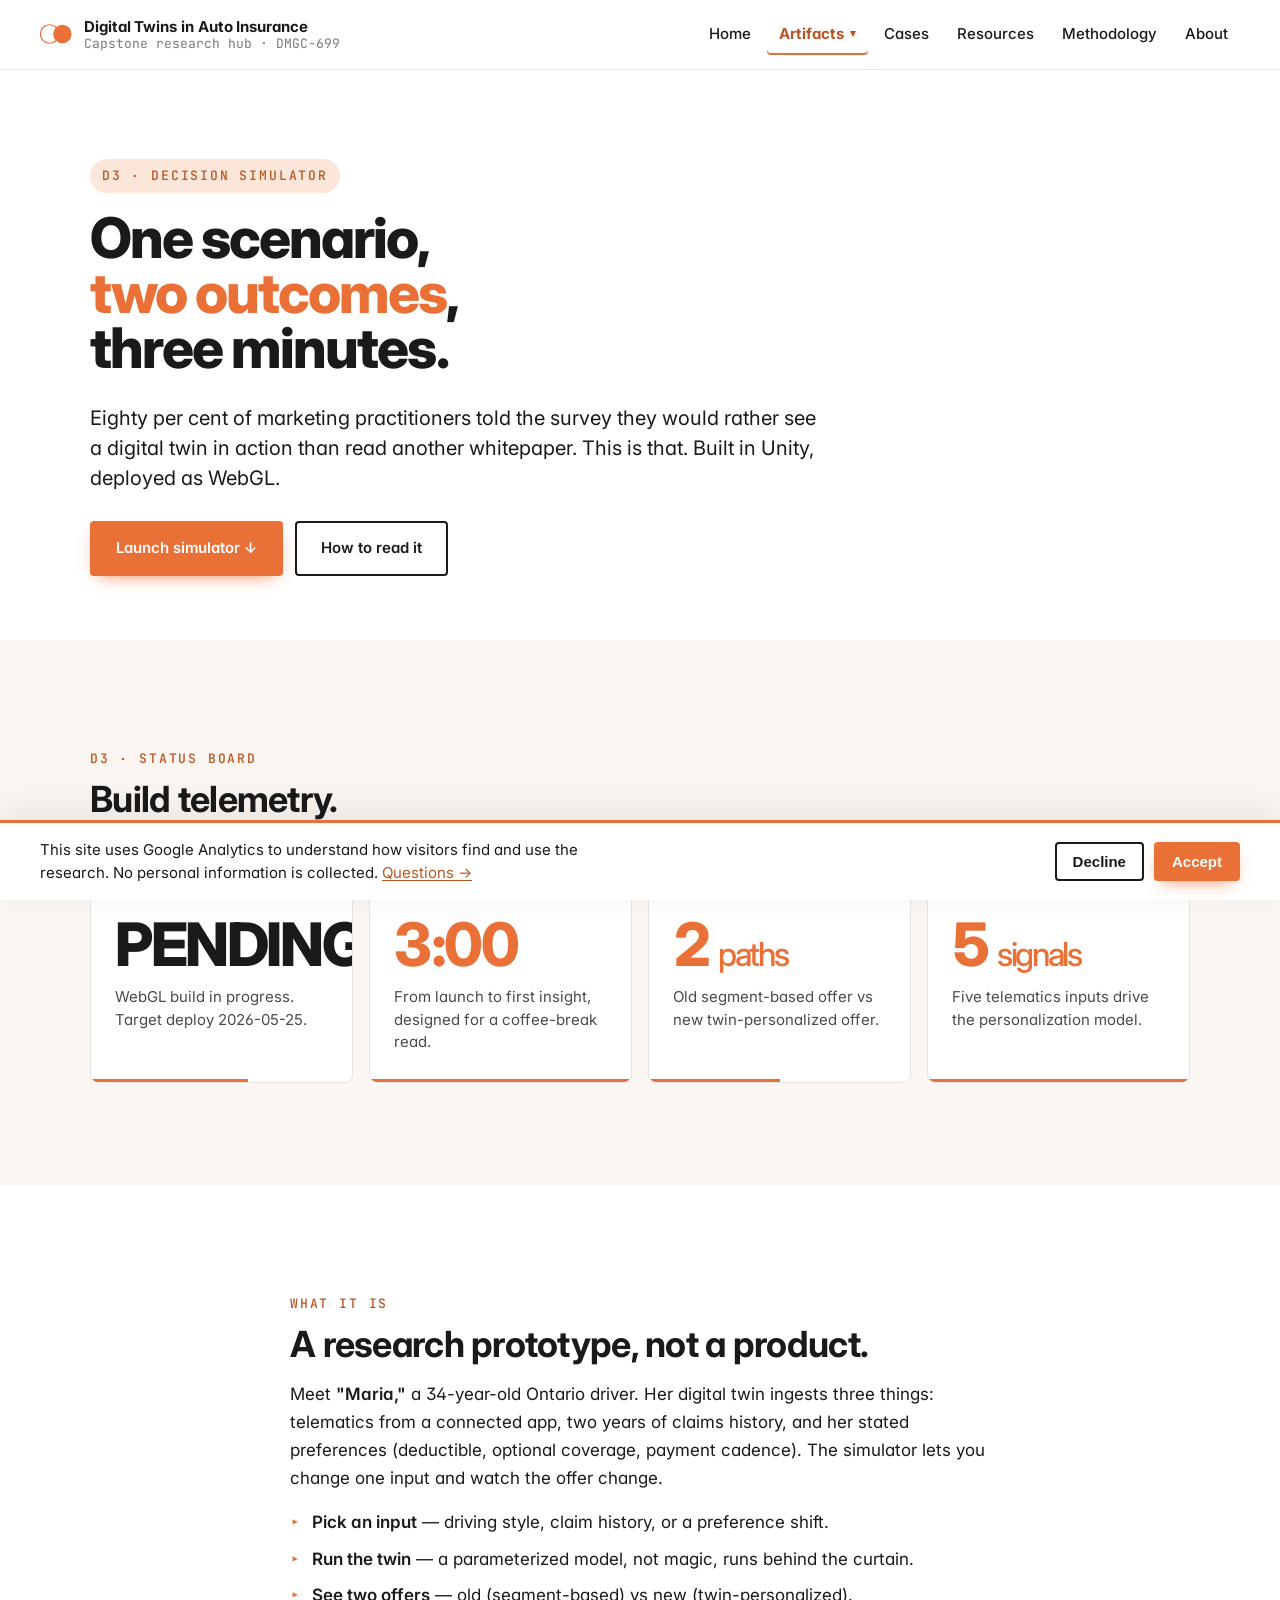
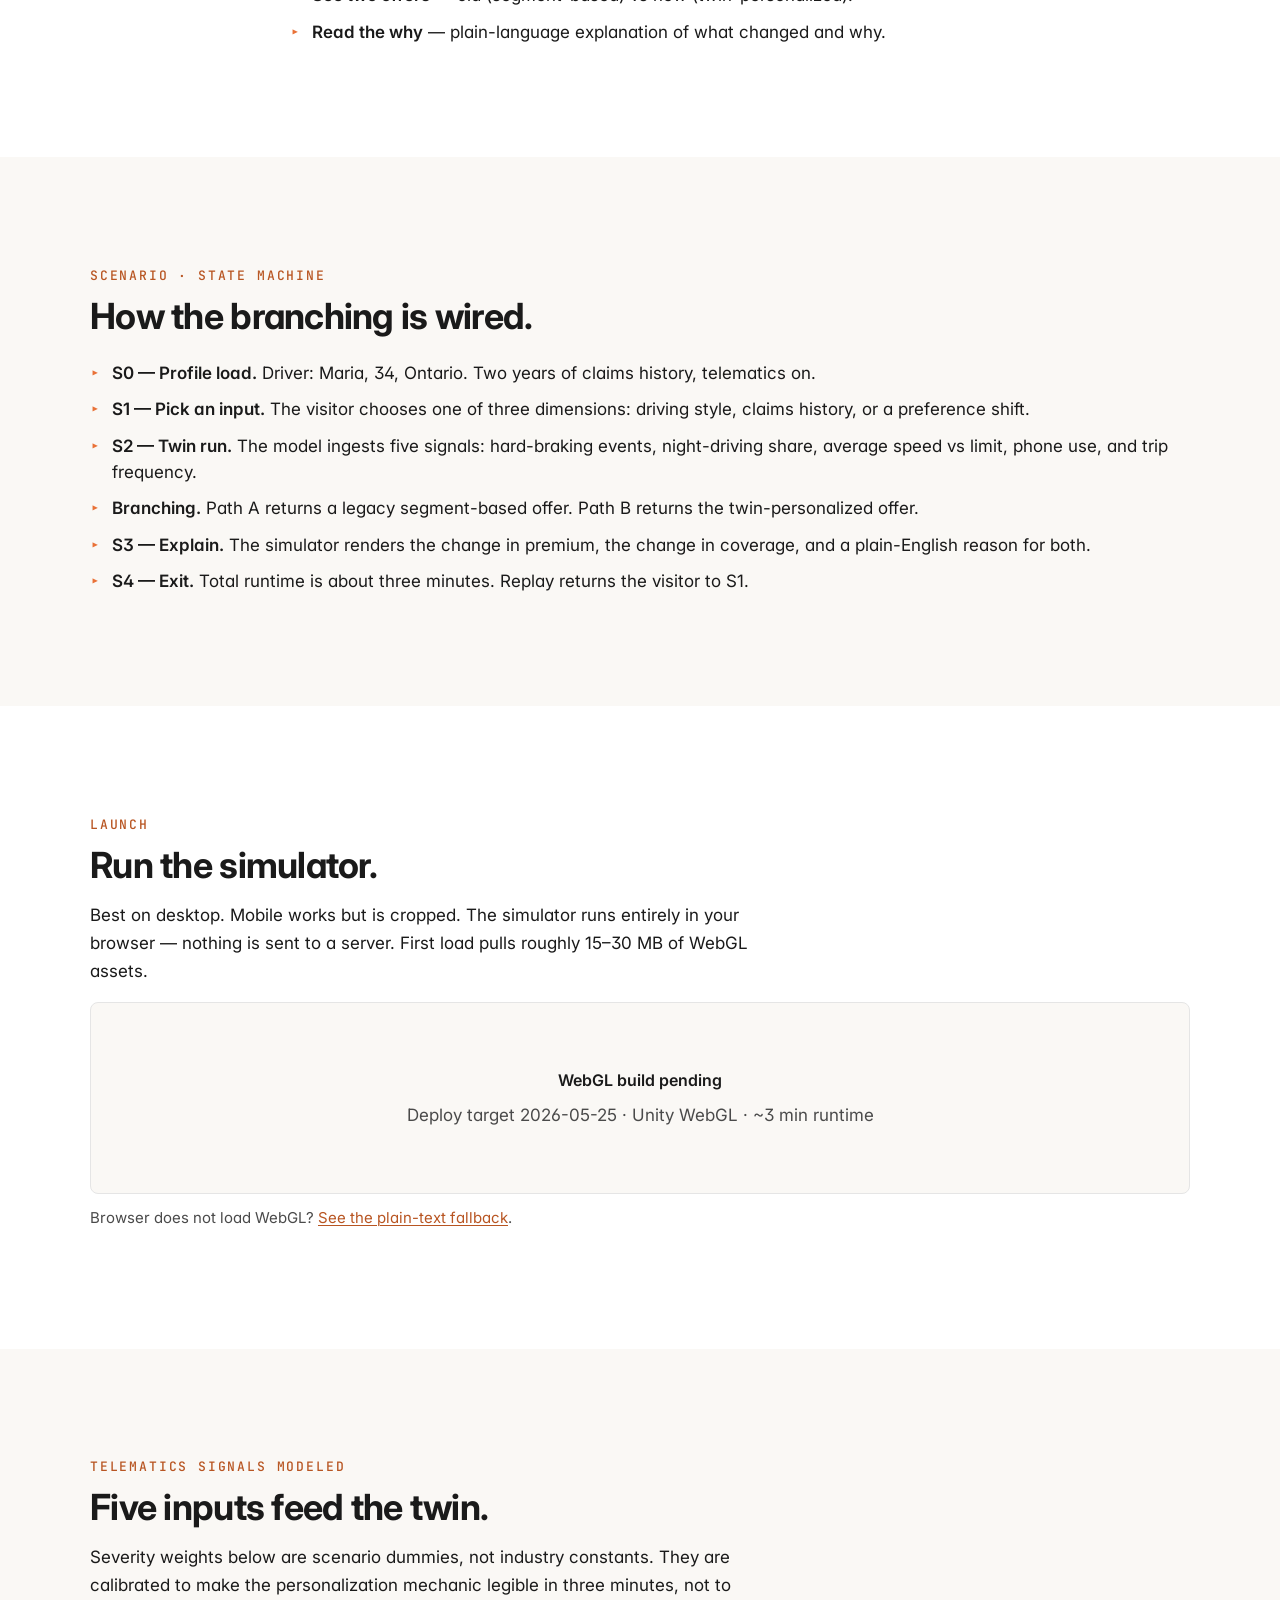
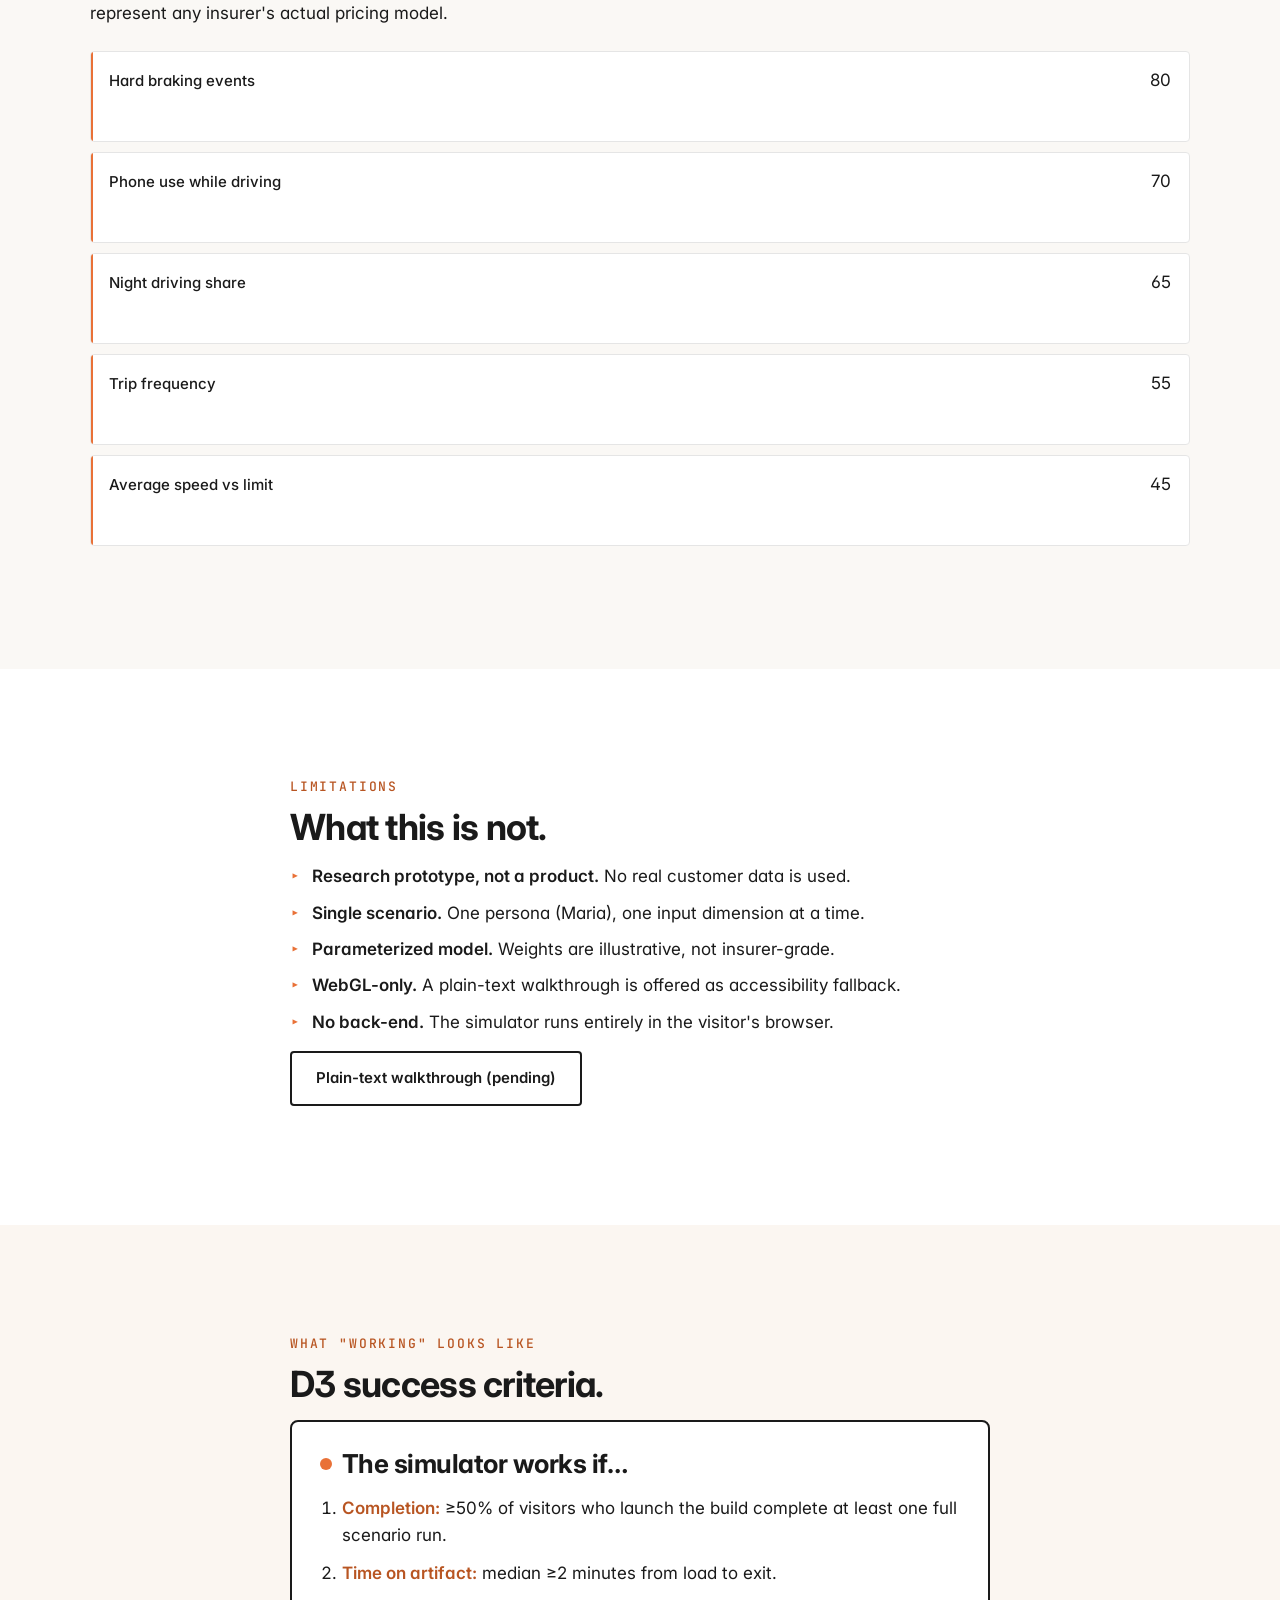
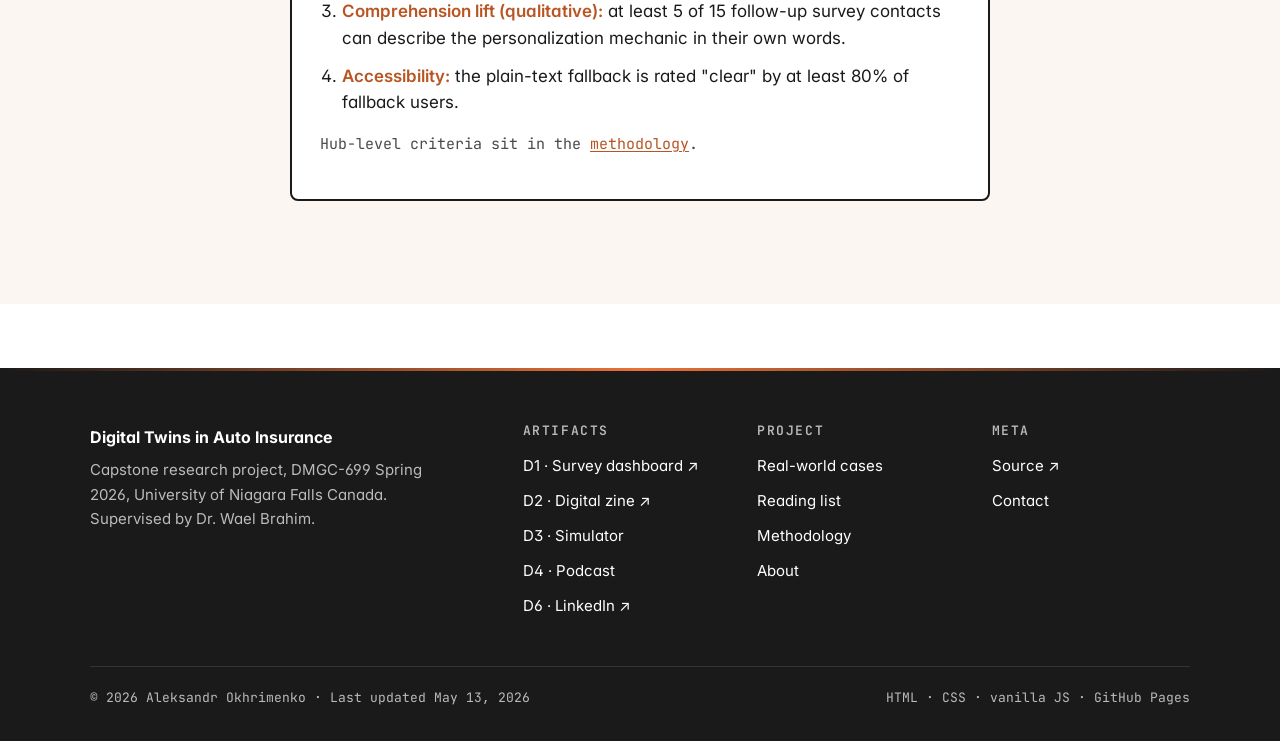
<file: simulator.html>
<!doctype html>
<html lang="en">
<head>
  <meta charset="utf-8">
  <meta name="viewport" content="width=device-width, initial-scale=1">
  <title>Decision Simulator · Digital Twins in Auto Insurance</title>
  <meta name="description" content="A Unity WebGL prototype: see how a digital twin personalizes an auto insurance offer for one Ontario driver. One scenario, two outcomes, three minutes.">
  <meta name="theme-color" content="#E97137">
  <meta name="color-scheme" content="light">
  <meta name="author" content="Aleksandr Okhrimenko">
  <meta property="og:title" content="The Decision Simulator — Digital Twins in Auto Insurance">
  <meta property="og:description" content="Show, don't tell. A Unity WebGL prototype demonstrating digital twin personalization for auto insurance.">
  <meta property="og:type" content="article">
  <meta property="og:image" content="assets/img/og-image.png">
  <link rel="canonical" href="./simulator.html">
  <link rel="icon" href="assets/img/logo.svg" type="image/svg+xml">
  <link rel="apple-touch-icon" href="assets/img/logo_400.png">
  <link rel="preconnect" href="https://fonts.googleapis.com">
  <link rel="preconnect" href="https://fonts.gstatic.com" crossorigin>
  <link rel="stylesheet" href="https://fonts.googleapis.com/css2?family=Inter:wght@400;500;600;700;800&family=JetBrains+Mono:ital,wght@0,400;0,500;0,600;0,700;1,400;1,600&display=swap">
  <link rel="stylesheet" href="assets/css/styles.css?v=5">
  <link rel="manifest" href="manifest.json">
  <meta name="twitter:card" content="summary_large_image">
  <meta name="twitter:title" content="Digital Twins in Auto Insurance">
  <meta name="twitter:image" content="https://okhrimenkoav24.github.io/digital-twins-auto-insurance/assets/img/og-image.png">
  <meta property="og:url" content="https://okhrimenkoav24.github.io/digital-twins-auto-insurance/simulator.html">
  <meta property="og:site_name" content="Digital Twins in Auto Insurance">
  <meta property="og:locale" content="en_CA">
  <meta name="robots" content="index, follow, max-image-preview:large">
  <script type="application/ld+json">{
  "@context": "https://schema.org",
  "@graph": [
    {
      "@type": "Article",
      "@id": "https://okhrimenkoav24.github.io/digital-twins-auto-insurance/simulator.html#article",
      "headline": "The decision simulator",
      "url": "https://okhrimenkoav24.github.io/digital-twins-auto-insurance/simulator.html",
      "datePublished": "2026-05-12",
      "dateModified": "2026-05-12",
      "inLanguage": "en-CA",
      "author": {
        "@type": "Person",
        "name": "Aleksandr Okhrimenko"
      },
      "publisher": {
        "@id": "https://okhrimenkoav24.github.io/digital-twins-auto-insurance/#org"
      },
      "isPartOf": {
        "@id": "https://okhrimenkoav24.github.io/digital-twins-auto-insurance/#website"
      }
    }
  ]
}</script>
  <!-- Google Analytics 4 — gated by cookie consent. Active ID below. -->
  <script>window.__GA_ID__ = "G-4JVVFL141X";</script>
  <script async src="https://www.googletagmanager.com/gtag/js?id=G-4JVVFL141X" data-cc-gated></script>
  <script>
    window.dataLayer = window.dataLayer || [];
    window.gtag = function(){ dataLayer.push(arguments); };
    // default to denied; the cookie banner flips this if accepted
    gtag('consent', 'default', {
      ad_storage: 'denied',
      ad_user_data: 'denied',
      ad_personalization: 'denied',
      analytics_storage: 'denied'
    });
    gtag('js', new Date());
    gtag('config', "G-4JVVFL141X", { anonymize_ip: true });
  </script>
</head>
<body>

<a class="skip" href="#main">Skip to content</a>

<!-- ===== HEADER / NAV ===== -->
<header class="site-header">
  <nav class="nav" aria-label="Primary">
    <a class="nav__brand" href="./index.html">
      <img src="assets/img/logo.svg" alt="" aria-hidden="true">
      <span class="nav__brand-text">
        Digital Twins in Auto Insurance
        <small>Capstone research hub · DMGC-699</small>
      </span>
    </a>

    <ul class="nav__list">
      <li><a class="nav__link" href="./index.html">Home</a></li>

      <li class="nav__dropdown">
        <button
          class="nav__trigger"
          type="button"
          aria-expanded="false"
          aria-haspopup="menu"
          aria-controls="artifacts-menu">
          Artifacts <span class="nav__caret" aria-hidden="true">▾</span>
        </button>
        <ul class="nav__menu" id="artifacts-menu" role="menu">
          <li role="none"><a role="menuitem" href="./research.html">Survey &amp; Dashboard <small>D1 — primary survey, N=15 · live</small></a></li>
          <li role="none"><a role="menuitem" href="./zine.html">Digital Zine <small>D2 — 14-page long-read · live</small></a></li>
          <li role="none"><a role="menuitem" href="./simulator.html" aria-current="page">Decision Simulator <small>D3 — Unity WebGL · upcoming</small></a></li>
          <li role="none"><a role="menuitem" href="./podcast.html">Podcast Episode <small>D4 — ~20 min · upcoming</small></a></li>
        </ul>
      </li>

      <li><a class="nav__link" href="./cases.html">Cases</a></li>
      <li><a class="nav__link" href="./resources.html">Resources</a></li>
      <li><a class="nav__link" href="./methodology.html">Methodology</a></li>
      <li><a class="nav__link" href="./about.html">About</a></li>
    </ul>
  </nav>
</header>

<main id="main">

  <!-- ===== HERO ===== -->
  <section class="hero">
    <div class="container">
      <span class="hero__eyebrow">D3 · Decision Simulator</span>
      <h1 class="hero__title">One scenario,<br><span class="accent">two outcomes</span>,<br>three minutes.</h1>
      <p class="hero__lead">
        Eighty per cent of marketing practitioners told the survey they would
        rather see a digital twin in action than read another whitepaper.
        This is that. Built in Unity, deployed as WebGL.
      </p>
      <div class="btn-row">
        <a class="btn btn--primary" href="#play">Launch simulator ↓</a>
        <a class="btn btn--ghost" href="#how">How to read it</a>
      </div>
    </div>
  </section>

  <!-- ===== KPI STRIP ===== -->
  <section class="section section--deep" aria-labelledby="kpi-h">
    <div class="container">
      <span class="eyebrow" data-reveal>D3 · status board</span>
      <h2 id="kpi-h" data-reveal data-delay="1">Build telemetry.</h2>

      <div class="kpi-grid" role="list" style="margin-top: 32px;">
        <div class="kpi" role="listitem" data-reveal data-delay="1">
          <p class="kpi__label"><span class="dot dot--build"></span> build status</p>
          <p class="kpi__num">PENDING</p>
          <p class="kpi__desc">WebGL build in progress. Target deploy 2026-05-25.</p>
          <span class="kpi__bar" style="--w: 60%;"></span>
        </div>
        <div class="kpi" role="listitem" data-reveal data-delay="2">
          <p class="kpi__label"><span class="dot dot--plan"></span> target time</p>
          <p class="kpi__num kpi__num--orange">3:00</p>
          <p class="kpi__desc">From launch to first insight, designed for a coffee-break read.</p>
          <span class="kpi__bar" style="--w: 100%;"></span>
        </div>
        <div class="kpi" role="listitem" data-reveal data-delay="3">
          <p class="kpi__label"><span class="dot dot--plan"></span> input choices</p>
          <p class="kpi__num kpi__num--orange">2<span class="unit"> paths</span></p>
          <p class="kpi__desc">Old segment-based offer vs new twin-personalized offer.</p>
          <span class="kpi__bar" style="--w: 50%;"></span>
        </div>
        <div class="kpi" role="listitem" data-reveal data-delay="4">
          <p class="kpi__label"><span class="dot dot--plan"></span> signals fed back</p>
          <p class="kpi__num kpi__num--orange">5<span class="unit"> signals</span></p>
          <p class="kpi__desc">Five telematics inputs drive the personalization model.</p>
          <span class="kpi__bar" style="--w: 100%;"></span>
        </div>
      </div>
    </div>
  </section>

  <!-- ===== WHAT IT IS ===== -->
  <section class="section" id="how" aria-labelledby="what-h">
    <div class="container container-narrow">
      <span class="eyebrow" data-reveal>What it is</span>
      <h2 id="what-h" data-reveal data-delay="1">A research prototype, not a product.</h2>
      <p>
        Meet <strong>"Maria,"</strong> a 34-year-old Ontario driver. Her
        digital twin ingests three things: telematics from a connected
        app, two years of claims history, and her stated preferences
        (deductible, optional coverage, payment cadence). The simulator
        lets you change one input and watch the offer change.
      </p>
      <ul class="list-clean">
        <li><strong>Pick an input</strong> — driving style, claim history, or a preference shift.</li>
        <li><strong>Run the twin</strong> — a parameterized model, not magic, runs behind the curtain.</li>
        <li><strong>See two offers</strong> — old (segment-based) vs new (twin-personalized).</li>
        <li><strong>Read the why</strong> — plain-language explanation of what changed and why.</li>
      </ul>
    </div>
  </section>

  <!-- ===== SCENARIO ===== -->
  <section class="section section--alt" aria-labelledby="scenario-h">
    <div class="container">
      <span class="eyebrow" data-reveal>Scenario · state machine</span>
      <h2 id="scenario-h" data-reveal data-delay="1">How the branching is wired.</h2>

      <ol class="list-clean" data-reveal data-delay="2" style="margin-top: 24px;">
        <li><strong>S0 — Profile load.</strong> Driver: Maria, 34, Ontario. Two years of claims history, telematics on.</li>
        <li><strong>S1 — Pick an input.</strong> The visitor chooses one of three dimensions: driving style, claims history, or a preference shift.</li>
        <li><strong>S2 — Twin run.</strong> The model ingests five signals: hard-braking events, night-driving share, average speed vs limit, phone use, and trip frequency.</li>
        <li><strong>Branching.</strong> Path A returns a legacy segment-based offer. Path B returns the twin-personalized offer.</li>
        <li><strong>S3 — Explain.</strong> The simulator renders the change in premium, the change in coverage, and a plain-English reason for both.</li>
        <li><strong>S4 — Exit.</strong> Total runtime is about three minutes. Replay returns the visitor to S1.</li>
      </ol>
    </div>
  </section>

  <!-- ===== LAUNCH ===== -->
  <section class="section" id="play" aria-labelledby="play-h">
    <div class="container">
      <span class="eyebrow" data-reveal>Launch</span>
      <h2 id="play-h" data-reveal data-delay="1">Run the simulator.</h2>
      <p style="max-width: 60ch;" data-reveal data-delay="2">
        Best on desktop. Mobile works but is cropped. The simulator runs
        entirely in your browser — nothing is sent to a server. First load
        pulls roughly 15–30&nbsp;MB of WebGL assets.
      </p>

      <div class="embed embed--placeholder" role="img" aria-label="Decision simulator placeholder">
        <div>
          <strong>WebGL build pending</strong>
          Deploy target 2026-05-25 · Unity WebGL · ~3 min runtime
        </div>
      </div>

      <p class="muted" style="margin-top: 12px; font-size: var(--fs-sm);">
        Browser does not load WebGL? <a href="#fallback">See the plain-text fallback</a>.
      </p>
    </div>
  </section>

  <!-- ===== TELEMATICS SIGNALS ===== -->
  <section class="section section--alt" aria-labelledby="signals-h">
    <div class="container">
      <span class="eyebrow" data-reveal>Telematics signals modeled</span>
      <h2 id="signals-h" data-reveal data-delay="1">Five inputs feed the twin.</h2>
      <p style="max-width: 60ch;" data-reveal data-delay="2">
        Severity weights below are scenario dummies, not industry constants.
        They are calibrated to make the personalization mechanic legible in
        three minutes, not to represent any insurer's actual pricing model.
      </p>

      <div class="bar-row" role="list" style="margin-top: 24px;">
        <div class="bar" role="listitem" data-reveal data-delay="1">
          <p class="bar__label">Hard braking events</p>
          <p class="bar__num">80</p>
          <span class="bar__track"><span class="bar__fill" style="--w: 80%;"></span></span>
        </div>
        <div class="bar" role="listitem" data-reveal data-delay="2">
          <p class="bar__label">Phone use while driving</p>
          <p class="bar__num">70</p>
          <span class="bar__track"><span class="bar__fill" style="--w: 70%;"></span></span>
        </div>
        <div class="bar" role="listitem" data-reveal data-delay="3">
          <p class="bar__label">Night driving share</p>
          <p class="bar__num">65</p>
          <span class="bar__track"><span class="bar__fill" style="--w: 65%;"></span></span>
        </div>
        <div class="bar" role="listitem" data-reveal data-delay="4">
          <p class="bar__label">Trip frequency</p>
          <p class="bar__num">55</p>
          <span class="bar__track"><span class="bar__fill" style="--w: 55%;"></span></span>
        </div>
        <div class="bar" role="listitem" data-reveal data-delay="5">
          <p class="bar__label">Average speed vs limit</p>
          <p class="bar__num">45</p>
          <span class="bar__track"><span class="bar__fill" style="--w: 45%;"></span></span>
        </div>
      </div>
    </div>
  </section>

  <!-- ===== LIMITATIONS ===== -->
  <section class="section" id="fallback" aria-labelledby="lim-h">
    <div class="container container-narrow">
      <span class="eyebrow" data-reveal>Limitations</span>
      <h2 id="lim-h" data-reveal data-delay="1">What this is not.</h2>
      <ul class="list-clean">
        <li><strong>Research prototype, not a product.</strong> No real customer data is used.</li>
        <li><strong>Single scenario.</strong> One persona (Maria), one input dimension at a time.</li>
        <li><strong>Parameterized model.</strong> Weights are illustrative, not insurer-grade.</li>
        <li><strong>WebGL-only.</strong> A plain-text walkthrough is offered as accessibility fallback.</li>
        <li><strong>No back-end.</strong> The simulator runs entirely in the visitor's browser.</li>
      </ul>
      <p style="margin-top: 16px;">
        <a class="btn btn--ghost" href="#" aria-disabled="true">Plain-text walkthrough (pending)</a>
      </p>
    </div>
  </section>

  <!-- ===== SUCCESS CRITERIA ===== -->
  <section class="section section--deep" aria-labelledby="success-h">
    <div class="container container-narrow">
      <span class="eyebrow" data-reveal>What "working" looks like</span>
      <h2 id="success-h" data-reveal data-delay="1">D3 success criteria.</h2>

      <div class="success" data-reveal data-delay="2">
        <h3>The simulator works if…</h3>
        <ol>
          <li><strong>Completion:</strong> ≥50% of visitors who launch the build complete at least one full scenario run.</li>
          <li><strong>Time on artifact:</strong> median ≥2 minutes from load to exit.</li>
          <li><strong>Comprehension lift (qualitative):</strong> at least 5 of 15 follow-up survey contacts can describe the personalization mechanic in their own words.</li>
          <li><strong>Accessibility:</strong> the plain-text fallback is rated "clear" by at least 80% of fallback users.</li>
        </ol>
        <p class="muted" style="margin-top: 16px; font-size: var(--fs-sm); font-family: var(--ff-mono);">
          Hub-level criteria sit in the
          <a href="./methodology.html#success">methodology</a>.
        </p>
      </div>
    </div>
  </section>

</main>

<!-- ===== FOOTER ===== -->
<footer class="site-footer">
  <div class="container">
    <div class="footer__grid">
      <div>
        <p class="footer__brand">Digital Twins in Auto Insurance</p>
        <p style="color:#BBB; font-size: var(--fs-sm); max-width: 38ch;">
          Capstone research project, DMGC-699 Spring 2026, University of Niagara
          Falls Canada. Supervised by Dr. Wael Brahim.
        </p>
      </div>
      <div>
        <h4>Artifacts</h4>
        <ul>
          <li><a href="https://jade-salamander-5559d4.netlify.app" target="_blank" rel="noopener">D1 · Survey dashboard ↗</a></li>
          <li><a href="https://digitaltwinszeen.netlify.app" target="_blank" rel="noopener">D2 · Digital zine ↗</a></li>
          <li><a href="./simulator.html">D3 · Simulator</a></li>
          <li><a href="./podcast.html">D4 · Podcast</a></li>
          <li><a href="https://www.linkedin.com/company/digital-twins-in-auto-insurance/" target="_blank" rel="noopener">D6 · LinkedIn ↗</a></li>
        </ul>
      </div>
      <div>
        <h4>Project</h4>
        <ul>
          <li><a href="./cases.html">Real-world cases</a></li>
          <li><a href="./resources.html">Reading list</a></li>
          <li><a href="./methodology.html">Methodology</a></li>
          <li><a href="./about.html">About</a></li>
        </ul>
      </div>
      <div>
        <h4>Meta</h4>
        <ul>
          <li><a href="https://github.com/" target="_blank" rel="noopener">Source ↗</a></li>
          <li><a href="./about.html#contact">Contact</a></li>
        </ul>
      </div>
    </div>
    <div class="footer__bottom">
      <span>© 2026 Aleksandr Okhrimenko · Last updated <span data-updated="2026-05-13">2026-05-13</span></span>
      <span>HTML · CSS · vanilla JS · GitHub Pages</span>
    </div>
  </div>
</footer>

<script src="assets/js/main.js?v=5" defer></script>

<!-- Cookie consent (minimal). Sites GA4 only after explicit accept. -->
<div id="cc-banner" class="cc-banner" role="region" aria-label="Cookie notice" hidden>
  <p>This site uses Google Analytics to understand how visitors find and use the research. No personal information is collected. <a href="./about.html#contact">Questions →</a></p>
  <div class="cc-banner__btns">
    <button type="button" class="btn btn--ghost" data-cc-deny>Decline</button>
    <button type="button" class="btn btn--primary" data-cc-accept>Accept</button>
  </div>
</div>
<script>
  (function () {
    var KEY = 'cc-v1';
    var pref = null;
    try { pref = localStorage.getItem(KEY); } catch (e) {}
    var banner = document.getElementById('cc-banner');
    function apply(accepted) {
      try { localStorage.setItem(KEY, accepted ? 'accept' : 'deny'); } catch (e) {}
      if (banner) banner.hidden = true;
      if (accepted && window.gtag) {
        window.gtag('consent', 'update', {
          analytics_storage: 'granted'
        });
      }
    }
    if (pref === 'accept') {
      if (window.gtag) window.gtag('consent', 'update', { analytics_storage: 'granted' });
    } else if (pref === 'deny') {
      /* stays denied */
    } else if (banner) {
      banner.hidden = false;
    }
    if (banner) {
      banner.querySelector('[data-cc-accept]').addEventListener('click', function(){ apply(true); });
      banner.querySelector('[data-cc-deny]').addEventListener('click', function(){ apply(false); });
    }
  })();
</script>

</body>
</html>
</file>
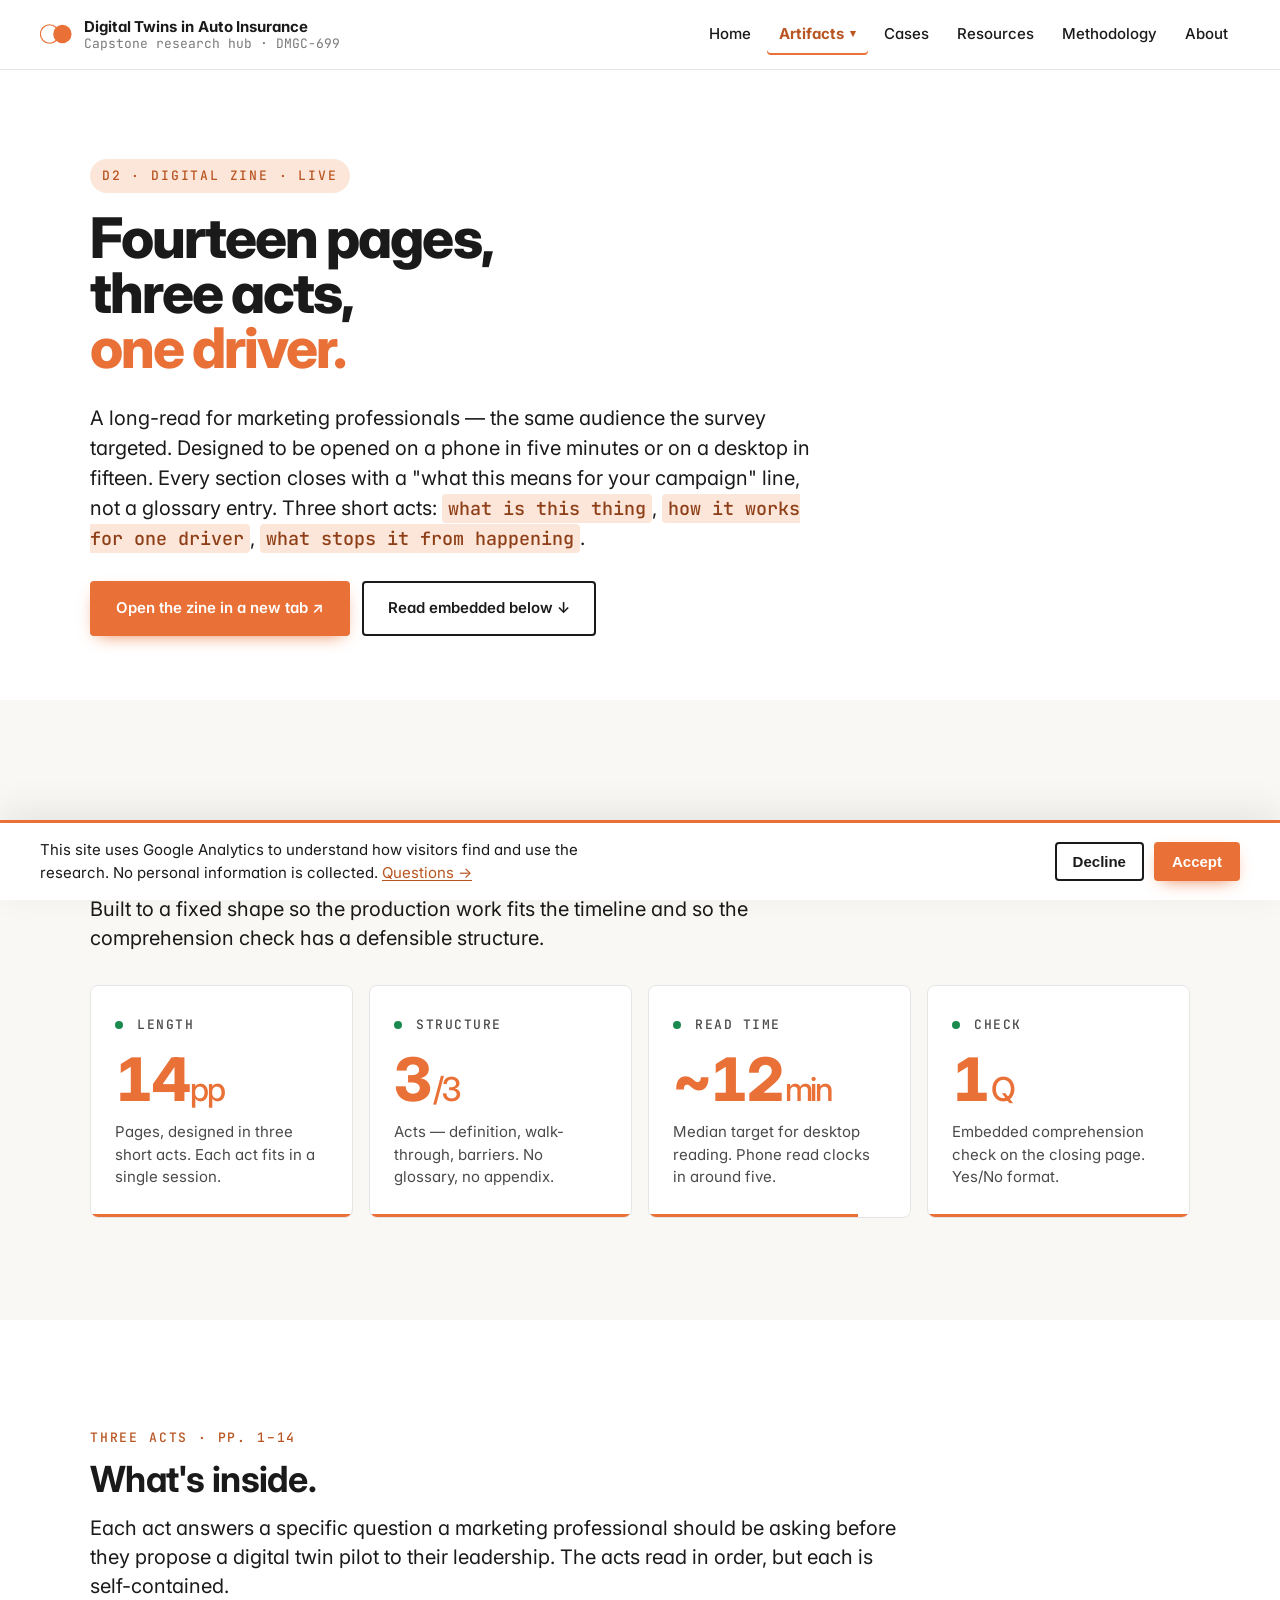
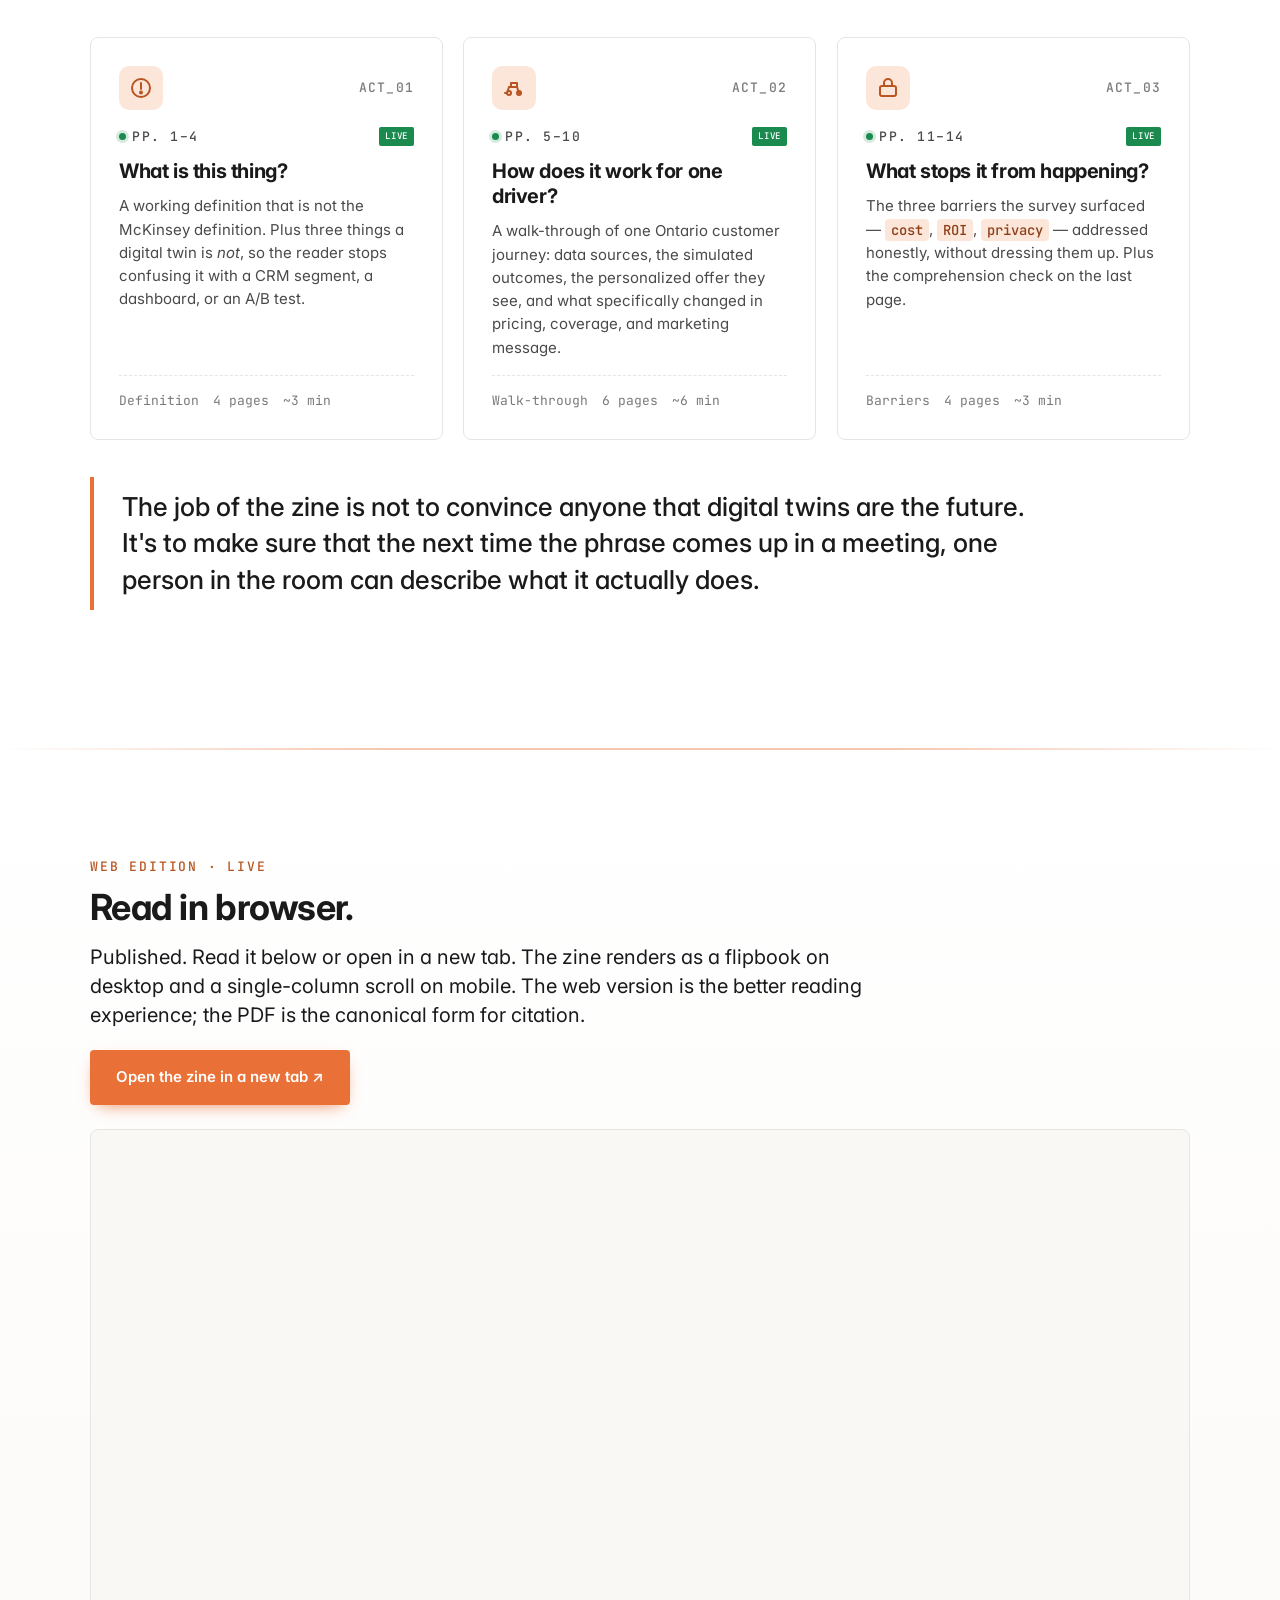
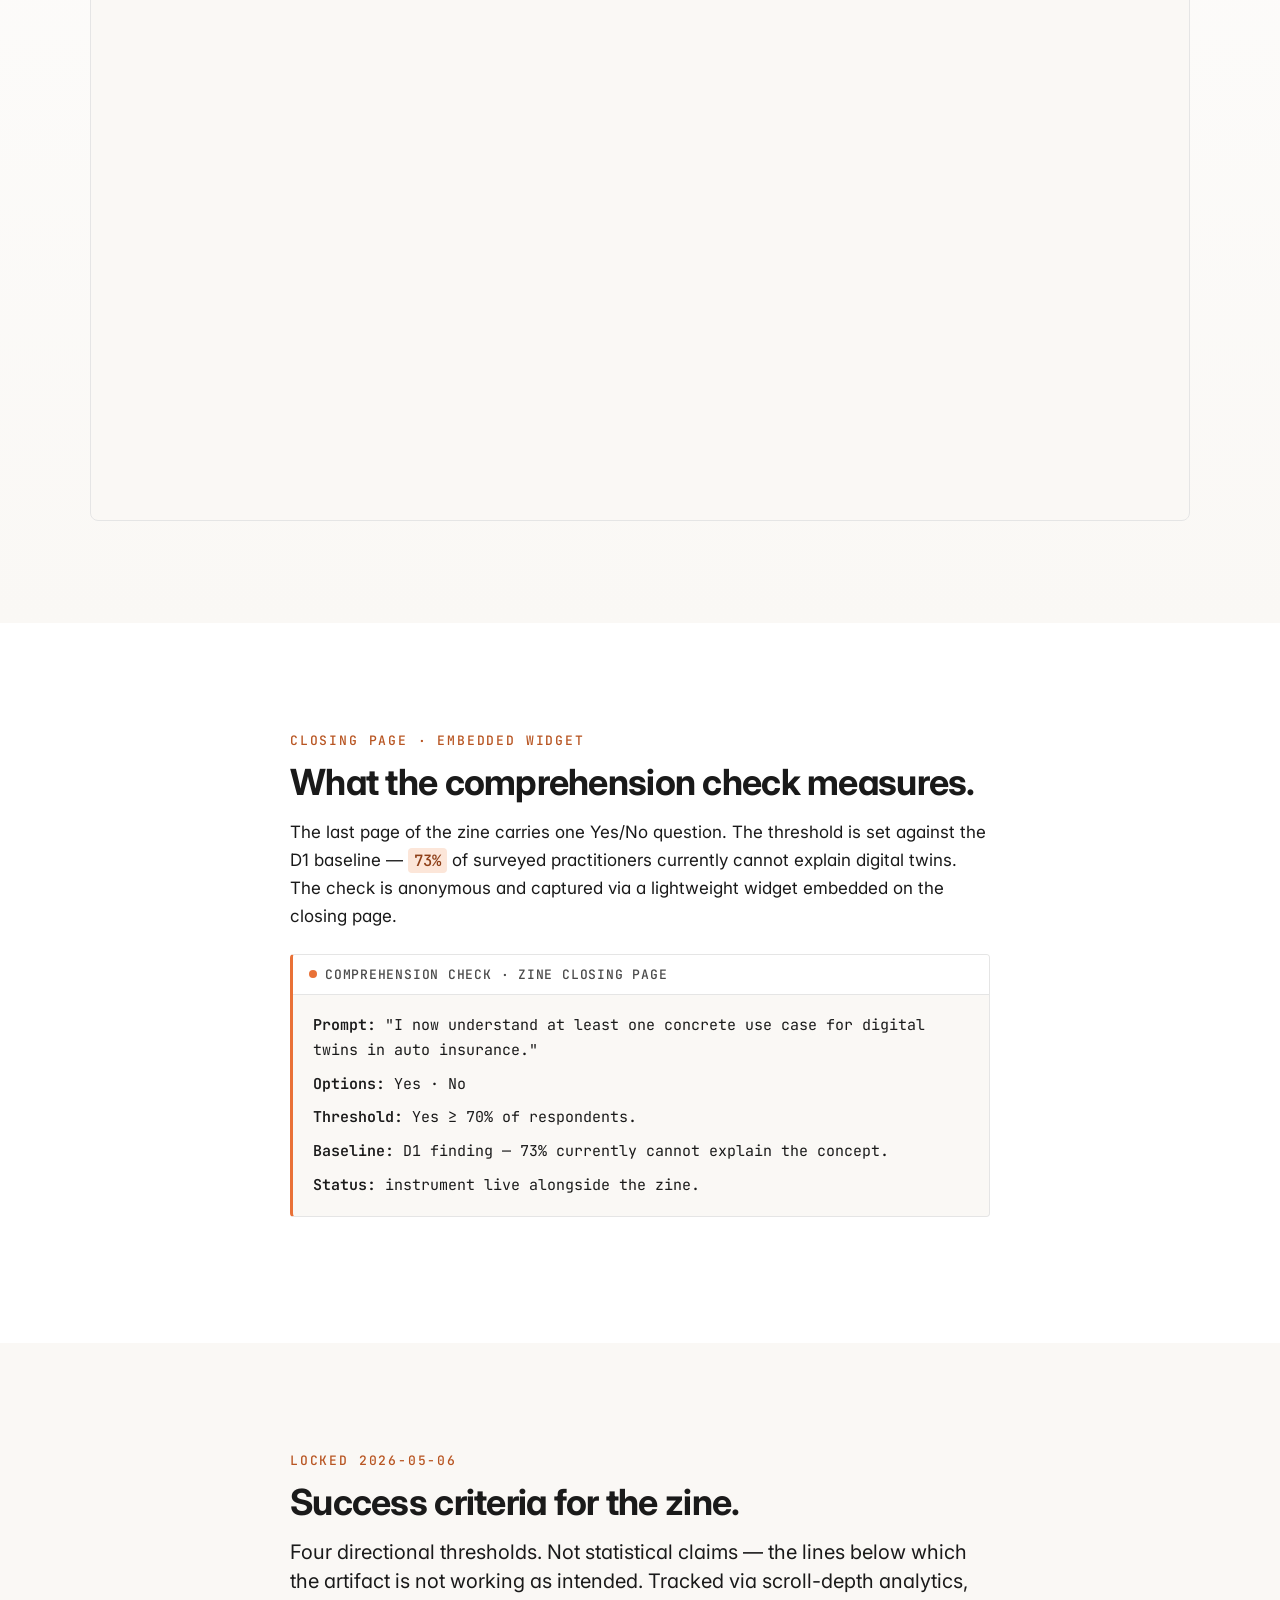
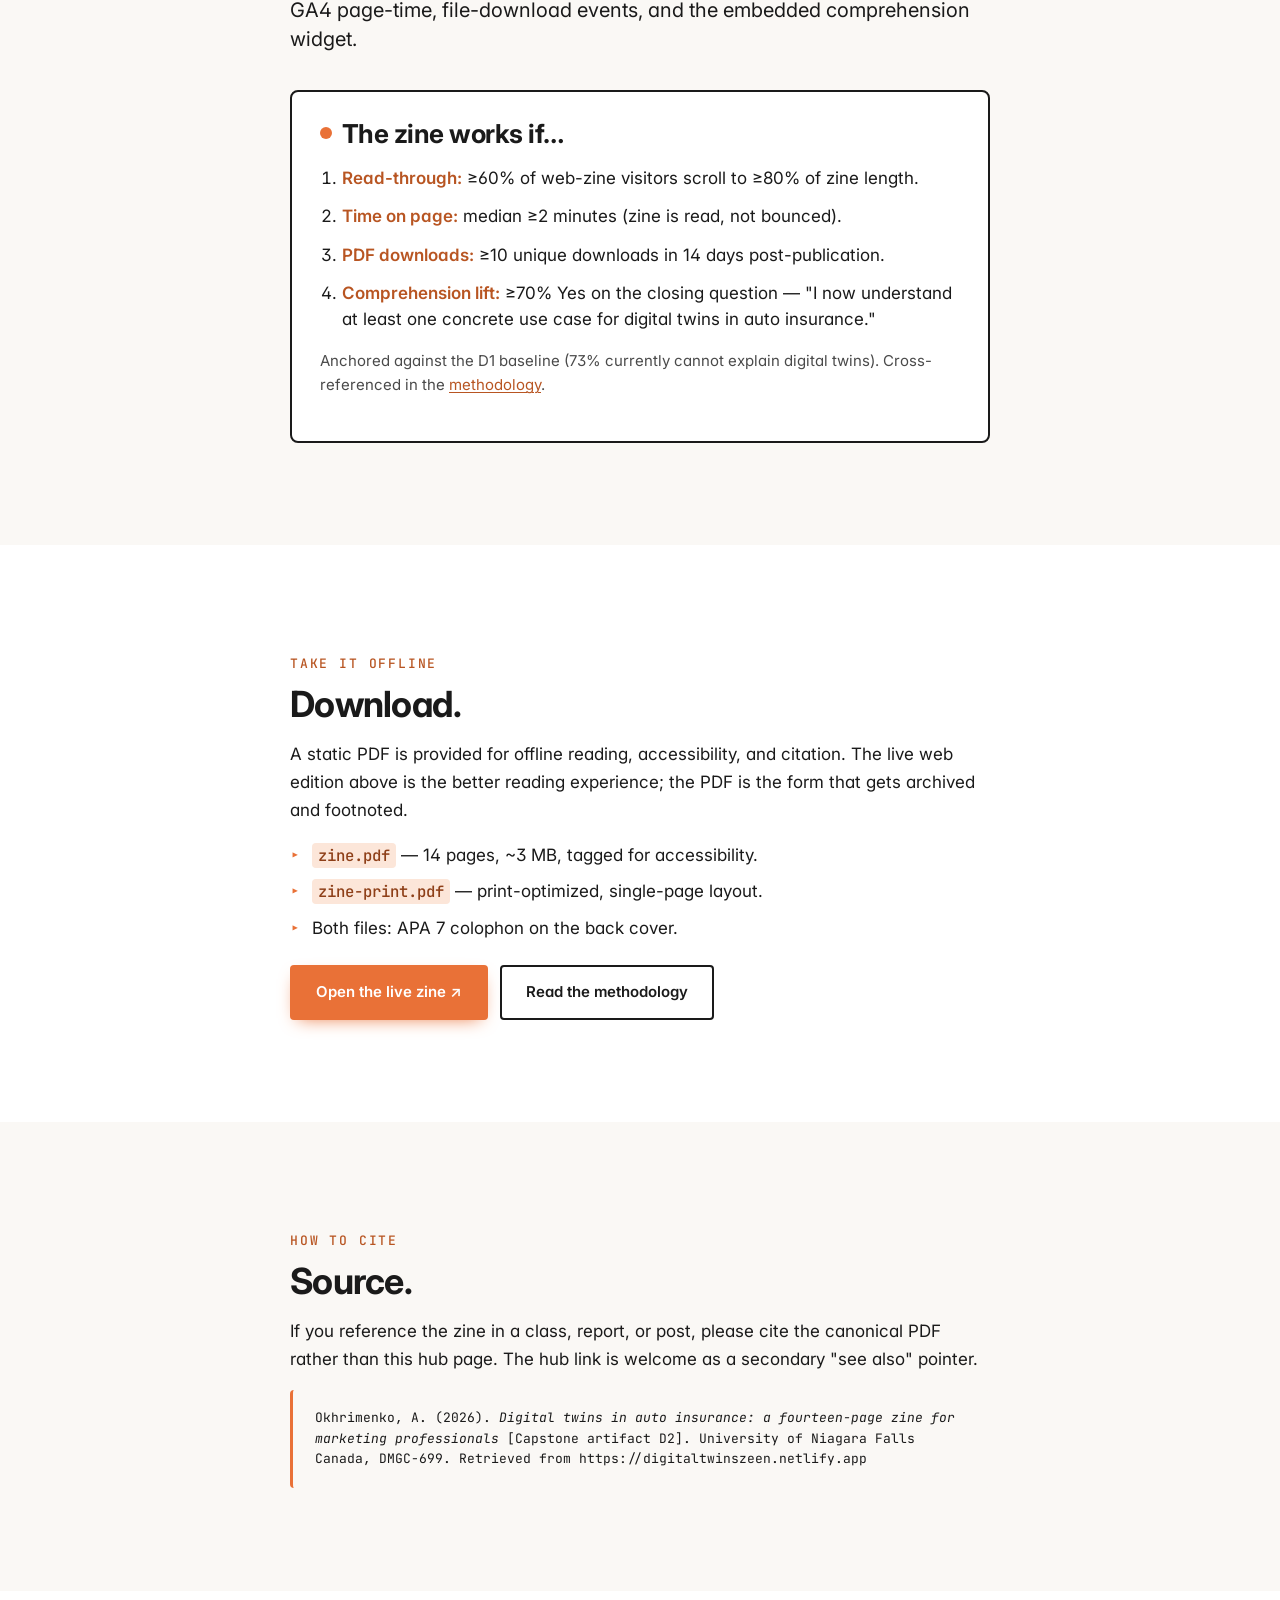
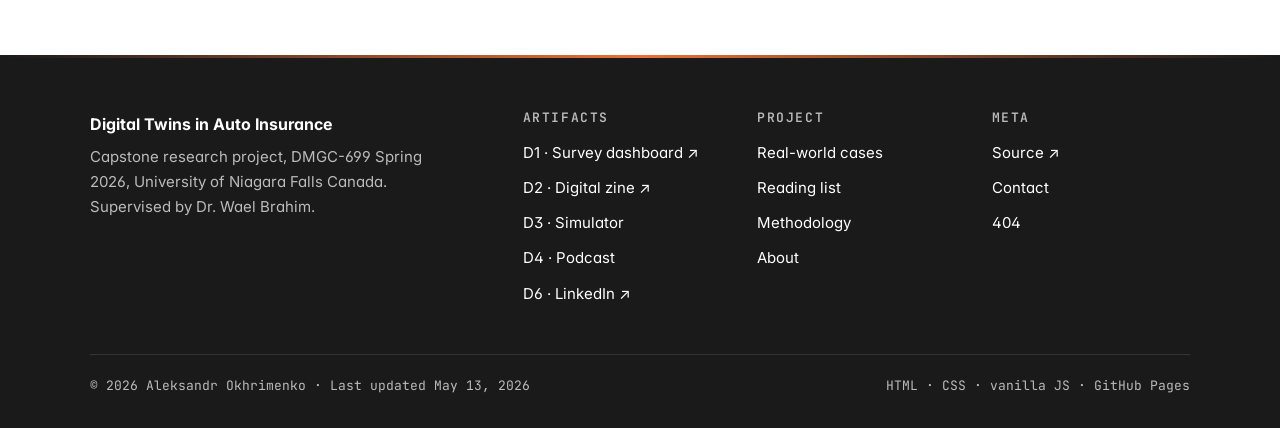
<file: zine.html>
<!doctype html>
<html lang="en">
<head>
  <meta charset="utf-8">
  <meta name="viewport" content="width=device-width, initial-scale=1">
  <title>Digital Zine · Digital Twins in Auto Insurance</title>
  <meta name="description" content="A 14-page interactive long-read explaining the auto insurance personalization use case for marketing professionals. Published and live.">
  <meta name="theme-color" content="#E97137">
  <meta name="color-scheme" content="light">
  <meta name="author" content="Aleksandr Okhrimenko">

  <!-- Open Graph -->
  <meta property="og:title" content="The Digital Zine — Digital Twins in Auto Insurance">
  <meta property="og:description" content="The use case explained, page by page. With an embedded comprehension check.">
  <meta property="og:type" content="article">
  <meta property="og:image" content="assets/img/og-image.png">

  <link rel="canonical" href="./zine.html">
  <link rel="icon" href="assets/img/logo.svg" type="image/svg+xml">
  <link rel="apple-touch-icon" href="assets/img/logo_400.png">
  <link rel="preconnect" href="https://fonts.googleapis.com">
  <link rel="preconnect" href="https://fonts.gstatic.com" crossorigin>
  <link rel="stylesheet" href="https://fonts.googleapis.com/css2?family=Inter:wght@400;500;600;700;800&family=JetBrains+Mono:ital,wght@0,400;0,500;0,600;0,700;1,400;1,600&display=swap">
  <link rel="stylesheet" href="assets/css/styles.css?v=5">
  <link rel="manifest" href="manifest.json">
  <meta name="twitter:card" content="summary_large_image">
  <meta name="twitter:title" content="Digital Twins in Auto Insurance">
  <meta name="twitter:image" content="https://okhrimenkoav24.github.io/digital-twins-auto-insurance/assets/img/og-image.png">
  <meta property="og:url" content="https://okhrimenkoav24.github.io/digital-twins-auto-insurance/zine.html">
  <meta property="og:site_name" content="Digital Twins in Auto Insurance">
  <meta property="og:locale" content="en_CA">
  <meta name="robots" content="index, follow, max-image-preview:large">
  <script type="application/ld+json">{
  "@context": "https://schema.org",
  "@graph": [
    {
      "@type": "Article",
      "@id": "https://okhrimenkoav24.github.io/digital-twins-auto-insurance/zine.html#article",
      "headline": "The digital zine",
      "url": "https://okhrimenkoav24.github.io/digital-twins-auto-insurance/zine.html",
      "datePublished": "2026-05-12",
      "dateModified": "2026-05-13",
      "inLanguage": "en-CA",
      "author": {
        "@type": "Person",
        "name": "Aleksandr Okhrimenko"
      },
      "publisher": {
        "@id": "https://okhrimenkoav24.github.io/digital-twins-auto-insurance/#org"
      },
      "isPartOf": {
        "@id": "https://okhrimenkoav24.github.io/digital-twins-auto-insurance/#website"
      }
    }
  ]
}</script>
  <!-- Google Analytics 4 — gated by cookie consent. Active ID below. -->
  <script>window.__GA_ID__ = "G-4JVVFL141X";</script>
  <script async src="https://www.googletagmanager.com/gtag/js?id=G-4JVVFL141X" data-cc-gated></script>
  <script>
    window.dataLayer = window.dataLayer || [];
    window.gtag = function(){ dataLayer.push(arguments); };
    gtag('consent', 'default', {
      ad_storage: 'denied',
      ad_user_data: 'denied',
      ad_personalization: 'denied',
      analytics_storage: 'denied'
    });
    gtag('js', new Date());
    gtag('config', "G-4JVVFL141X", { anonymize_ip: true });
  </script>
</head>
<body>

<a class="skip" href="#main">Skip to content</a>

<!-- ===== HEADER / NAV ===== -->
<header class="site-header">
  <nav class="nav" aria-label="Primary">
    <a class="nav__brand" href="./index.html">
      <img src="assets/img/logo.svg" alt="" aria-hidden="true">
      <span class="nav__brand-text">
        Digital Twins in Auto Insurance
        <small>Capstone research hub · DMGC-699</small>
      </span>
    </a>

    <ul class="nav__list">
      <li><a class="nav__link" href="./index.html">Home</a></li>

      <li class="nav__dropdown">
        <button
          class="nav__trigger"
          type="button"
          aria-expanded="false"
          aria-haspopup="menu"
          aria-controls="artifacts-menu"
          data-active="true">
          Artifacts <span class="nav__caret" aria-hidden="true">▾</span>
        </button>
        <ul class="nav__menu" id="artifacts-menu" role="menu">
          <li role="none"><a role="menuitem" href="./research.html">Survey &amp; Dashboard <small>D1 — primary survey, N=15 · live</small></a></li>
          <li role="none"><a role="menuitem" href="./zine.html" aria-current="page">Digital Zine <small>D2 — 14-page long-read · live</small></a></li>
          <li role="none"><a role="menuitem" href="./simulator.html">Decision Simulator <small>D3 — Unity WebGL · upcoming</small></a></li>
          <li role="none"><a role="menuitem" href="./podcast.html">Podcast Episode <small>D4 — ~20 min · upcoming</small></a></li>
        </ul>
      </li>

      <li><a class="nav__link" href="./cases.html">Cases</a></li>
      <li><a class="nav__link" href="./resources.html">Resources</a></li>
      <li><a class="nav__link" href="./methodology.html">Methodology</a></li>
      <li><a class="nav__link" href="./about.html">About</a></li>
    </ul>
  </nav>
</header>

<main id="main">

  <!-- ===== HERO ===== -->
  <section class="hero">
    <div class="container">
      <span class="hero__eyebrow">D2 · Digital Zine · live</span>
      <h1 class="hero__title">
        Fourteen pages,<br>
        three acts,<br>
        <span class="accent">one driver.</span>
      </h1>
      <p class="hero__lead">
        A long-read for marketing professionals — the same audience the survey
        targeted. Designed to be opened on a phone in five minutes or on a
        desktop in fifteen. Every section closes with a "what this means for
        your campaign" line, not a glossary entry. Three short acts:
        <code>what is this thing</code>, <code>how it works for one driver</code>,
        <code>what stops it from happening</code>.
      </p>
      <div class="btn-row">
        <a class="btn btn--primary" href="https://digitaltwinszeen.netlify.app" target="_blank" rel="noopener">Open the zine in a new tab ↗</a>
        <a class="btn btn--ghost" href="#read">Read embedded below ↓</a>
      </div>
    </div>
  </section>

  <!-- ===== KPI STRIP ===== -->
  <section class="section section--alt" aria-labelledby="kpi-h">
    <div class="container">
      <span class="eyebrow" data-reveal>Artifact spec · D2</span>
      <h2 id="kpi-h" data-reveal data-delay="1">What the zine is, in numbers.</h2>
      <p class="lead" data-reveal data-delay="2">
        Built to a fixed shape so the production work fits the timeline and so
        the comprehension check has a defensible structure.
      </p>

      <div class="kpi-grid" role="list" style="margin-top: 32px;">
        <div class="kpi" role="listitem" data-reveal data-delay="1">
          <p class="kpi__label"><span class="dot dot--live"></span> length</p>
          <p class="kpi__num kpi__num--orange">14<span class="unit">pp</span></p>
          <p class="kpi__desc">Pages, designed in three short acts. Each act fits in a single session.</p>
          <span class="kpi__bar" style="--w: 100%;"></span>
        </div>
        <div class="kpi" role="listitem" data-reveal data-delay="2">
          <p class="kpi__label"><span class="dot dot--live"></span> structure</p>
          <p class="kpi__num kpi__num--orange">3<span class="unit">/3</span></p>
          <p class="kpi__desc">Acts — definition, walk-through, barriers. No glossary, no appendix.</p>
          <span class="kpi__bar" style="--w: 100%;"></span>
        </div>
        <div class="kpi" role="listitem" data-reveal data-delay="3">
          <p class="kpi__label"><span class="dot dot--live"></span> read time</p>
          <p class="kpi__num kpi__num--orange">~12<span class="unit">min</span></p>
          <p class="kpi__desc">Median target for desktop reading. Phone read clocks in around five.</p>
          <span class="kpi__bar" style="--w: 80%;"></span>
        </div>
        <div class="kpi" role="listitem" data-reveal data-delay="4">
          <p class="kpi__label"><span class="dot dot--live"></span> check</p>
          <p class="kpi__num kpi__num--orange">1<span class="unit">Q</span></p>
          <p class="kpi__desc">Embedded comprehension check on the closing page. Yes/No format.</p>
          <span class="kpi__bar" style="--w: 100%;"></span>
        </div>
      </div>
    </div>
  </section>

  <!-- ===== ACTS ===== -->
  <section class="section" aria-labelledby="acts-h">
    <div class="container">
      <span class="eyebrow" data-reveal>Three acts · pp. 1–14</span>
      <h2 id="acts-h" data-reveal data-delay="1">What's inside.</h2>
      <p class="lead" data-reveal data-delay="2">
        Each act answers a specific question a marketing professional should
        be asking before they propose a digital twin pilot to their leadership.
        The acts read in order, but each is self-contained.
      </p>

      <div class="cards" style="margin-top: 36px;">

        <div class="card" data-status="live" data-reveal data-delay="1">
          <div class="card__head">
            <span class="card__icon" aria-hidden="true">
              <svg viewBox="0 0 24 24" fill="none" stroke="currentColor" stroke-width="2" stroke-linecap="round" stroke-linejoin="round"><circle cx="12" cy="12" r="9"/><line x1="12" y1="7" x2="12" y2="13"/><circle cx="12" cy="16.5" r="1" fill="currentColor"/></svg>
            </span>
            <span class="card__id">ACT_01</span>
          </div>
          <span class="card__tag">pp. 1–4</span>
          <h3 class="card__title">What is this thing?</h3>
          <p class="card__desc">A working definition that is not the McKinsey definition. Plus three things a digital twin is <em>not</em>, so the reader stops confusing it with a CRM segment, a dashboard, or an A/B test.</p>
          <div class="card__meta">
            <span>Definition</span><span>4 pages</span><span>~3 min</span>
          </div>
        </div>

        <div class="card" data-status="live" data-reveal data-delay="2">
          <div class="card__head">
            <span class="card__icon" aria-hidden="true">
              <svg viewBox="0 0 24 24" fill="none" stroke="currentColor" stroke-width="2" stroke-linecap="round" stroke-linejoin="round"><path d="M3 17h2l2-6h8l2 6h2"/><circle cx="7" cy="17" r="2"/><circle cx="17" cy="17" r="2"/><path d="M9 11V7h6v4"/></svg>
            </span>
            <span class="card__id">ACT_02</span>
          </div>
          <span class="card__tag">pp. 5–10</span>
          <h3 class="card__title">How does it work for one driver?</h3>
          <p class="card__desc">A walk-through of one Ontario customer journey: data sources, the simulated outcomes, the personalized offer they see, and what specifically changed in pricing, coverage, and marketing message.</p>
          <div class="card__meta">
            <span>Walk-through</span><span>6 pages</span><span>~6 min</span>
          </div>
        </div>

        <div class="card" data-status="live" data-reveal data-delay="3">
          <div class="card__head">
            <span class="card__icon" aria-hidden="true">
              <svg viewBox="0 0 24 24" fill="none" stroke="currentColor" stroke-width="2" stroke-linecap="round" stroke-linejoin="round"><rect x="4" y="10" width="16" height="10" rx="2"/><path d="M8 10V7a4 4 0 0 1 8 0v3"/></svg>
            </span>
            <span class="card__id">ACT_03</span>
          </div>
          <span class="card__tag">pp. 11–14</span>
          <h3 class="card__title">What stops it from happening?</h3>
          <p class="card__desc">The three barriers the survey surfaced — <code>cost</code>, <code>ROI</code>, <code>privacy</code> — addressed honestly, without dressing them up. Plus the comprehension check on the last page.</p>
          <div class="card__meta">
            <span>Barriers</span><span>4 pages</span><span>~3 min</span>
          </div>
        </div>

      </div>

      <blockquote class="pullquote" data-reveal>
        The job of the zine is not to convince anyone that digital twins are
        the future. It's to make sure that the next time the phrase comes up
        in a meeting, one person in the room can describe what it actually does.
      </blockquote>
    </div>
  </section>

  <!-- ===== READ ===== -->
  <section class="section section--accent" id="read" aria-labelledby="read-h">
    <div class="container">
      <span class="eyebrow" data-reveal>Web edition · live</span>
      <h2 id="read-h" data-reveal data-delay="1">Read in browser.</h2>
      <p class="lead" data-reveal data-delay="2">
        Published. Read it below or open in a new tab. The zine renders as a
        flipbook on desktop and a single-column scroll on mobile. The web
        version is the better reading experience; the PDF is the canonical form
        for citation.
      </p>

      <p style="margin-top: 16px;" data-reveal data-delay="3">
        <a class="btn btn--primary" href="https://digitaltwinszeen.netlify.app" target="_blank" rel="noopener">Open the zine in a new tab ↗</a>
      </p>

      <div class="embed embed--tall" data-reveal data-delay="4" style="margin-top: 24px;">
        <iframe src="https://digitaltwinszeen.netlify.app" title="Digital Twins long-read zine — D2" loading="lazy" referrerpolicy="no-referrer"></iframe>
      </div>
    </div>
  </section>

  <!-- ===== COMPREHENSION CHECK ===== -->
  <section class="section" aria-labelledby="check-h">
    <div class="container container-narrow">
      <span class="eyebrow" data-reveal>Closing page · embedded widget</span>
      <h2 id="check-h" data-reveal data-delay="1">What the comprehension check measures.</h2>
      <p data-reveal data-delay="2">
        The last page of the zine carries one Yes/No question. The threshold is
        set against the D1 baseline — <code>73%</code> of surveyed practitioners
        currently cannot explain digital twins. The check is anonymous and
        captured via a lightweight widget embedded on the closing page.
      </p>

      <div class="terminal">
        <div class="terminal__head">Comprehension check · zine closing page</div>
        <div class="terminal__body">
          <p><strong>Prompt:</strong> "I now understand at least one concrete use case for digital twins in auto insurance."</p>
          <p><strong>Options:</strong> Yes · No</p>
          <p><strong>Threshold:</strong> Yes ≥ 70% of respondents.</p>
          <p><strong>Baseline:</strong> D1 finding — 73% currently cannot explain the concept.</p>
          <p><strong>Status:</strong> instrument live alongside the zine.</p>
        </div>
      </div>
    </div>
  </section>

  <!-- ===== SUCCESS CRITERIA ===== -->
  <section class="section section--alt" aria-labelledby="success-h">
    <div class="container container-narrow">
      <span class="eyebrow" data-reveal>Locked 2026-05-06</span>
      <h2 id="success-h" data-reveal data-delay="1">Success criteria for the zine.</h2>
      <p class="lead" data-reveal data-delay="2">
        Four directional thresholds. Not statistical claims — the lines below
        which the artifact is not working as intended. Tracked via scroll-depth
        analytics, GA4 page-time, file-download events, and the embedded
        comprehension widget.
      </p>

      <div class="success" style="margin-top: 36px;">
        <h3>The zine works if…</h3>
        <ol>
          <li><strong>Read-through:</strong> ≥60% of web-zine visitors scroll to ≥80% of zine length.</li>
          <li><strong>Time on page:</strong> median ≥2 minutes (zine is read, not bounced).</li>
          <li><strong>PDF downloads:</strong> ≥10 unique downloads in 14 days post-publication.</li>
          <li><strong>Comprehension lift:</strong> ≥70% Yes on the closing question — "I now understand at least one concrete use case for digital twins in auto insurance."</li>
        </ol>
        <p class="muted" style="margin-top: 16px; font-size: var(--fs-sm);">
          Anchored against the D1 baseline (73% currently cannot explain digital twins).
          Cross-referenced in the <a href="./methodology.html#success">methodology</a>.
        </p>
      </div>
    </div>
  </section>

  <!-- ===== DOWNLOAD ===== -->
  <section class="section" id="download" aria-labelledby="dl-h">
    <div class="container container-narrow">
      <span class="eyebrow" data-reveal>Take it offline</span>
      <h2 id="dl-h" data-reveal data-delay="1">Download.</h2>
      <p data-reveal data-delay="2">
        A static PDF is provided for offline reading, accessibility, and
        citation. The live web edition above is the better reading experience;
        the PDF is the form that gets archived and footnoted.
      </p>

      <ul class="list-clean" style="margin-top: 18px;">
        <li><code>zine.pdf</code> — 14 pages, ~3 MB, tagged for accessibility.</li>
        <li><code>zine-print.pdf</code> — print-optimized, single-page layout.</li>
        <li>Both files: APA 7 colophon on the back cover.</li>
      </ul>

      <div class="btn-row" style="margin-top: 24px;">
        <a class="btn btn--primary" href="https://digitaltwinszeen.netlify.app" target="_blank" rel="noopener">Open the live zine ↗</a>
        <a class="btn btn--ghost" href="./methodology.html">Read the methodology</a>
      </div>
    </div>
  </section>

  <!-- ===== SOURCE / SELF-CITATION ===== -->
  <section class="section section--alt" aria-labelledby="cite-h">
    <div class="container container-narrow">
      <span class="eyebrow" data-reveal>How to cite</span>
      <h2 id="cite-h" data-reveal data-delay="1">Source.</h2>
      <p>
        If you reference the zine in a class, report, or post, please cite the
        canonical PDF rather than this hub page. The hub link is welcome as a
        secondary "see also" pointer.
      </p>
      <div class="citation">
        Okhrimenko, A. (2026). <em>Digital twins in auto insurance: a fourteen-page zine for marketing professionals</em> [Capstone artifact D2]. University of Niagara Falls Canada, DMGC-699. Retrieved from https://digitaltwinszeen.netlify.app
      </div>
    </div>
  </section>

</main>

<!-- ===== FOOTER ===== -->
<footer class="site-footer">
  <div class="container">
    <div class="footer__grid">
      <div>
        <p class="footer__brand">Digital Twins in Auto Insurance</p>
        <p style="color:#BBB; font-size: var(--fs-sm); max-width: 38ch;">
          Capstone research project, DMGC-699 Spring 2026, University of Niagara
          Falls Canada. Supervised by Dr. Wael Brahim.
        </p>
      </div>
      <div>
        <h4>Artifacts</h4>
        <ul>
          <li><a href="https://jade-salamander-5559d4.netlify.app" target="_blank" rel="noopener">D1 · Survey dashboard ↗</a></li>
          <li><a href="https://digitaltwinszeen.netlify.app" target="_blank" rel="noopener">D2 · Digital zine ↗</a></li>
          <li><a href="./simulator.html">D3 · Simulator</a></li>
          <li><a href="./podcast.html">D4 · Podcast</a></li>
          <li><a href="https://www.linkedin.com/company/digital-twins-in-auto-insurance/" target="_blank" rel="noopener">D6 · LinkedIn ↗</a></li>
        </ul>
      </div>
      <div>
        <h4>Project</h4>
        <ul>
          <li><a href="./cases.html">Real-world cases</a></li>
          <li><a href="./resources.html">Reading list</a></li>
          <li><a href="./methodology.html">Methodology</a></li>
          <li><a href="./about.html">About</a></li>
        </ul>
      </div>
      <div>
        <h4>Meta</h4>
        <ul>
          <li><a href="https://github.com/" target="_blank" rel="noopener">Source ↗</a></li>
          <li><a href="./about.html#contact">Contact</a></li>
          <li><a href="./404.html">404</a></li>
        </ul>
      </div>
    </div>
    <div class="footer__bottom">
      <span>© 2026 Aleksandr Okhrimenko · Last updated <span data-updated="2026-05-13">2026-05-13</span></span>
      <span>HTML · CSS · vanilla JS · GitHub Pages</span>
    </div>
  </div>
</footer>

<script src="assets/js/main.js?v=5" defer></script>

<!-- Cookie consent (minimal). Sites GA4 only after explicit accept. -->
<div id="cc-banner" class="cc-banner" role="region" aria-label="Cookie notice" hidden>
  <p>This site uses Google Analytics to understand how visitors find and use the research. No personal information is collected. <a href="./about.html#contact">Questions →</a></p>
  <div class="cc-banner__btns">
    <button type="button" class="btn btn--ghost" data-cc-deny>Decline</button>
    <button type="button" class="btn btn--primary" data-cc-accept>Accept</button>
  </div>
</div>
<script>
  (function () {
    var KEY = 'cc-v1';
    var pref = null;
    try { pref = localStorage.getItem(KEY); } catch (e) {}
    var banner = document.getElementById('cc-banner');
    function apply(accepted) {
      try { localStorage.setItem(KEY, accepted ? 'accept' : 'deny'); } catch (e) {}
      if (banner) banner.hidden = true;
      if (accepted && window.gtag) {
        window.gtag('consent', 'update', {
          analytics_storage: 'granted'
        });
      }
    }
    if (pref === 'accept') {
      if (window.gtag) window.gtag('consent', 'update', { analytics_storage: 'granted' });
    } else if (pref === 'deny') {
      /* stays denied */
    } else if (banner) {
      banner.hidden = false;
    }
    if (banner) {
      banner.querySelector('[data-cc-accept]').addEventListener('click', function(){ apply(true); });
      banner.querySelector('[data-cc-deny]').addEventListener('click', function(){ apply(false); });
    }
  })();
</script>

</body>
</html>
</file>
<file: assets/css/styles.css>
/* =========================================================
   Digital Twins in Auto Insurance — Research Hub
   v3 Editorial-light + Inter / JetBrains Mono typography.
   Light theme primary. Brand orange #E97137 as accent.
   Adds: scroll-reveal animations, illustrative section accents.
   Single stylesheet, no preprocessor.
   ========================================================= */

:root {
  /* palette */
  --c-orange:        #E97137;
  --c-orange-soft:   #FCE6D9;
  --c-orange-mid:    #F4A573;
  --c-orange-deep:   #B85522;
  --c-orange-darker: #8E3F18;
  --c-ink:           #1A1A1A;
  --c-ink-soft:      #4A4A4A;
  --c-ink-faint:     #7A7A7A;
  --c-line:          #E5E5E5;
  --c-line-soft:     #F0F0F0;
  --c-bg:            #FFFFFF;
  --c-bg-alt:        #FAF8F5;
  --c-bg-warm:       #FBF6F1;
  --c-focus:         #2563EB;
  --c-green:         #1B8A4F;
  --c-yellow:        #B68A14;
  --c-blue:          #2563EB;

  /* typography (kept from v2 — they look good) */
  --ff-sans: "Inter", -apple-system, BlinkMacSystemFont, "Segoe UI", Roboto, Helvetica, Arial, sans-serif;
  --ff-mono: "JetBrains Mono", "IBM Plex Mono", "SF Mono", ui-monospace, Menlo, Consolas, monospace;
  --ff-display: "Inter", -apple-system, BlinkMacSystemFont, sans-serif;

  --fs-xs:   0.8125rem;  /* 13 */
  --fs-sm:   0.9375rem;  /* 15 */
  --fs-md:   1rem;       /* 16 */
  --fs-base: 1.0625rem;  /* 17 */
  --fs-lg:   1.25rem;    /* 20 */
  --fs-xl:   1.625rem;   /* 26 */
  --fs-2xl:  2.25rem;    /* 36 */
  --fs-3xl:  3rem;       /* 48 */
  --fs-hero: clamp(2rem, 4.6vw, 3.5rem);

  --lh-tight: 1.05;
  --lh-snug:  1.3;
  --lh-base:  1.65;

  /* layout */
  --container:        1180px;
  --container-narrow: 780px;
  --container-wide:   1320px;
  --gutter:           clamp(20px, 4vw, 40px);
  --section-pad:      clamp(56px, 8vw, 104px);
  --radius:    4px;
  --radius-md: 8px;
  --radius-lg: 16px;

  /* motion */
  --ease: cubic-bezier(.2, .7, .3, 1);
  --ease-spring: cubic-bezier(.34, 1.32, .64, 1);
  --dur-fast: 180ms;
  --dur:      320ms;
  --dur-slow: 640ms;
}

/* ===== reset ===== */
*, *::before, *::after { box-sizing: border-box; }
html { scroll-behavior: smooth; -webkit-text-size-adjust: 100%; }
body {
  margin: 0;
  font-family: var(--ff-sans);
  font-size: var(--fs-base);
  line-height: var(--lh-base);
  color: var(--c-ink);
  background: var(--c-bg);
  -webkit-font-smoothing: antialiased;
  -moz-osx-font-smoothing: grayscale;
  font-feature-settings: "ss01", "cv11", "kern";
  text-rendering: optimizeLegibility;
}
img, svg { max-width: 100%; height: auto; display: block; }
a {
  color: var(--c-orange-deep);
  text-decoration-skip-ink: auto;
  text-underline-offset: 2px;
  text-decoration-thickness: 1px;
}
a:hover { color: var(--c-orange-darker); text-decoration-thickness: 2px; }
:focus-visible {
  outline: 3px solid var(--c-focus);
  outline-offset: 2px;
  border-radius: 2px;
}
::selection { background: var(--c-orange-soft); color: var(--c-ink); }

hr {
  border: 0; height: 1px; background: var(--c-line);
  margin: 32px 0;
}

/* skip link */
.skip {
  position: absolute; left: 0; top: 0;
  background: var(--c-ink); color: #fff;
  padding: 10px 14px; transform: translateY(-110%);
  z-index: 1000; text-decoration: none; font-weight: 600;
  font-family: var(--ff-mono); font-size: var(--fs-sm);
}
.skip:focus { transform: translateY(0); }

/* ===== layout ===== */
.container       { width: 100%; max-width: var(--container);        margin: 0 auto; padding: 0 var(--gutter); }
.container-narrow{ width: 100%; max-width: var(--container-narrow); margin: 0 auto; padding: 0 var(--gutter); }
.container-data, .container-wide { width: 100%; max-width: var(--container-wide); margin: 0 auto; padding: 0 var(--gutter); }
.section { padding: var(--section-pad) 0; position: relative; }
.section--alt    { background: var(--c-bg-alt); }
.section--deep   { background: var(--c-bg-warm); }
.section--accent { background: linear-gradient(180deg, var(--c-bg) 0%, var(--c-bg-alt) 100%); }
.section--ink    { background: var(--c-ink); color: #fff; }
.section--ink h2, .section--ink h3, .section--ink p { color: #fff; }
.section--ink a  { color: #fff; text-decoration-color: var(--c-orange); }
.section--ink .lead { color: rgba(255,255,255,0.85); }

/* subtle decorative section divider (orange wave at top) */
.section--accent::before {
  content: ""; position: absolute; top: 0; left: 0; right: 0; height: 2px;
  background: linear-gradient(90deg, transparent 0%, var(--c-orange) 30%, var(--c-orange) 70%, transparent 100%);
  opacity: 0.4;
}

/* ===== typography ===== */
h1, h2, h3, h4, h5 {
  font-family: var(--ff-display);
  line-height: var(--lh-tight);
  margin: 0 0 0.45em;
  letter-spacing: -0.02em;
  color: var(--c-ink);
  font-weight: 700;
}
h1 { font-size: var(--fs-3xl); font-weight: 800; letter-spacing: -0.03em; }
h2 { font-size: var(--fs-2xl); font-weight: 700; }
h3 { font-size: var(--fs-xl); font-weight: 700; }
h4 { font-size: var(--fs-lg); font-weight: 600; }
h5 { font-size: var(--fs-md); font-weight: 600; text-transform: uppercase; letter-spacing: 0.06em; color: var(--c-ink-soft); }
p  { margin: 0 0 1em; max-width: 68ch; }
.lead { font-size: var(--fs-lg); line-height: 1.45; color: var(--c-ink); max-width: 62ch; font-weight: 400; }
.muted { color: var(--c-ink-soft); }
.dim   { color: var(--c-ink-faint); }
strong { color: var(--c-ink); font-weight: 600; }

.eyebrow {
  display: inline-block;
  font-family: var(--ff-mono);
  font-size: var(--fs-xs);
  text-transform: uppercase;
  letter-spacing: 0.14em;
  color: var(--c-orange-deep);
  margin-bottom: 0.9em;
  font-weight: 500;
}

code, .mono {
  font-family: var(--ff-mono);
  font-size: 0.92em;
}
code {
  padding: 2px 6px;
  background: var(--c-orange-soft);
  color: var(--c-orange-darker);
  border-radius: var(--radius);
  font-weight: 500;
}

/* status dot */
.dot {
  display: inline-block; width: 8px; height: 8px;
  border-radius: 50%; background: var(--c-ink-faint);
  margin-right: 6px; vertical-align: 0.1em;
}
.dot--live  { background: var(--c-green); }
.dot--build { background: var(--c-orange); }
.dot--plan  { background: var(--c-yellow); }
.dot--off   { background: var(--c-ink-faint); }

/* ===== header / nav ===== */
.site-header {
  position: sticky; top: 0; z-index: 100;
  background: rgba(255,255,255,0.92);
  backdrop-filter: saturate(140%) blur(12px);
  -webkit-backdrop-filter: saturate(140%) blur(12px);
  border-bottom: 1px solid var(--c-line);
  transition: box-shadow var(--dur) var(--ease);
}
.site-header.is-scrolled { box-shadow: 0 4px 18px rgba(0,0,0,0.04); }
.nav {
  display: flex; align-items: center; justify-content: space-between;
  gap: 24px; padding: 14px var(--gutter);
  max-width: var(--container-wide); margin: 0 auto;
}
.nav__brand { display: flex; align-items: center; gap: 12px; text-decoration: none; color: var(--c-ink); }
.nav__brand:hover { color: var(--c-orange-deep); }
.nav__brand img { width: 32px; height: 32px; transition: transform var(--dur) var(--ease); }
.nav__brand:hover img { transform: rotate(8deg); }
.nav__brand-text { font-weight: 700; font-size: var(--fs-sm); letter-spacing: -0.005em; line-height: 1.2; }
.nav__brand-text small {
  display: block; font-weight: 400; color: var(--c-ink-faint);
  font-size: var(--fs-xs); letter-spacing: 0;
  font-family: var(--ff-mono);
}
.nav__list { list-style: none; display: flex; gap: 4px; margin: 0; padding: 0; align-items: center; flex-wrap: wrap; }
.nav__link {
  display: inline-flex; align-items: center; gap: 6px;
  padding: 8px 12px; border-radius: var(--radius);
  color: var(--c-ink); text-decoration: none;
  font-size: var(--fs-sm); font-weight: 500;
  transition: background var(--dur-fast) var(--ease), color var(--dur-fast) var(--ease);
}
.nav__link:hover { background: var(--c-orange-soft); color: var(--c-orange-darker); }
.nav__link[aria-current="page"] {
  color: var(--c-orange-deep); font-weight: 700;
  box-shadow: inset 0 -2px 0 var(--c-orange);
}

/* ===== nav dropdown ===== */
.nav__dropdown { position: relative; }
.nav__trigger {
  display: inline-flex; align-items: center; gap: 6px;
  padding: 8px 12px; border-radius: var(--radius);
  background: transparent; border: none;
  color: var(--c-ink); font: inherit;
  font-size: var(--fs-sm); font-weight: 500;
  cursor: pointer;
  transition: background var(--dur-fast) var(--ease);
}
.nav__trigger:hover { background: var(--c-orange-soft); color: var(--c-orange-darker); }
.nav__trigger[aria-expanded="true"] { background: var(--c-orange-soft); }
.nav__trigger[data-active="true"] {
  color: var(--c-orange-deep); font-weight: 700;
  box-shadow: inset 0 -2px 0 var(--c-orange);
}
.nav__caret { display: inline-block; transition: transform var(--dur-fast) var(--ease); font-size: 0.7em; line-height: 1; }
.nav__trigger[aria-expanded="true"] .nav__caret { transform: rotate(180deg); }

.nav__menu {
  list-style: none; margin: 0; padding: 6px;
  display: none;
}
.nav__menu li { margin: 0; }
.nav__menu a {
  display: block; padding: 10px 14px; border-radius: var(--radius);
  text-decoration: none; color: var(--c-ink); font-size: var(--fs-sm);
  white-space: nowrap;
  transition: background var(--dur-fast) var(--ease);
}
.nav__menu a:hover, .nav__menu a:focus-visible { background: var(--c-orange-soft); color: var(--c-orange-darker); }
.nav__menu a small {
  display: block; color: var(--c-ink-faint); font-size: var(--fs-xs);
  margin-top: 2px; font-family: var(--ff-mono);
}
.nav__trigger[aria-expanded="true"] + .nav__menu { display: block; }

@media (min-width: 721px) {
  .nav__menu {
    position: absolute; top: calc(100% + 4px); left: 0;
    min-width: 280px;
    background: #fff;
    border: 1px solid var(--c-line);
    border-radius: var(--radius-md);
    box-shadow: 0 16px 48px rgba(0,0,0,0.08);
    z-index: 200;
    animation: menuIn var(--dur) var(--ease-spring);
  }
}
@keyframes menuIn {
  from { opacity: 0; transform: translateY(-6px) scale(0.98); }
  to   { opacity: 1; transform: translateY(0) scale(1); }
}
@media (max-width: 720px) {
  .nav { flex-direction: column; align-items: flex-start; }
  .nav__list {
    gap: 0; width: 100%; overflow-x: auto;
    flex-wrap: nowrap; padding-bottom: 4px;
  }
  .nav__menu {
    position: static; box-shadow: none; border: none;
    padding-left: 16px; background: transparent;
  }
}

/* ===== status strip (now a subtle editorial info bar) ===== */
.status-strip {
  background: var(--c-bg-warm);
  border-bottom: 1px solid var(--c-line);
  font-family: var(--ff-mono);
  font-size: var(--fs-xs);
  color: var(--c-ink-soft);
}
.status-strip__inner {
  display: flex; flex-wrap: wrap; gap: 10px 24px;
  padding: 10px var(--gutter);
  max-width: var(--container-wide); margin: 0 auto;
  align-items: center;
}
.status-strip span { display: inline-flex; align-items: center; }
.status-strip strong { color: var(--c-ink); font-weight: 600; }

/* ===== hero ===== */
.hero {
  padding: clamp(48px, 7vw, 104px) 0 clamp(40px, 5vw, 72px);
  position: relative; overflow: hidden;
}
/* hero kept on pure white so the photo dissolves into the page;
   subtle accent is delegated to .divider-wave below the section */
@keyframes floaty {
  from { transform: translate3d(0, 0, 0) scale(1); }
  to   { transform: translate3d(2vw, -1.5vw, 0) scale(1.08); }
}
.hero > * { position: relative; z-index: 1; }
.hero__grid {
  display: grid; gap: clamp(24px, 4vw, 56px); align-items: center;
  grid-template-columns: 1.1fr 1fr;
}
@media (max-width: 960px) {
  .hero__grid { grid-template-columns: 1fr; }
  .hero__visual { order: -1; max-width: 520px; margin: 0 auto; }
}
.hero__eyebrow {
  display: inline-block;
  font-family: var(--ff-mono); font-size: var(--fs-xs);
  text-transform: uppercase; letter-spacing: 0.14em;
  color: var(--c-orange-deep);
  margin-bottom: 18px;
  padding: 6px 12px;
  background: var(--c-orange-soft);
  border-radius: 999px;
  font-weight: 500;
}
.hero__title {
  font-size: var(--fs-hero);
  line-height: 0.98;
  font-weight: 800;
  letter-spacing: -0.035em;
  margin: 0 0 0.5em;
}
.hero__title .accent { color: var(--c-orange); }
.hero__title .stroke {
  -webkit-text-stroke: 1.5px var(--c-ink);
  color: transparent;
}
.hero__lead {
  font-size: var(--fs-lg); max-width: 56ch; margin-bottom: 28px;
  color: var(--c-ink); line-height: 1.5;
}
.hero__meta {
  display: flex; flex-wrap: wrap; gap: 8px 12px;
  font-family: var(--ff-mono); font-size: var(--fs-xs);
  color: var(--c-ink-soft); margin-bottom: 28px;
}
.hero__meta span {
  padding: 5px 12px; background: var(--c-orange-soft);
  color: var(--c-ink); border-radius: 999px;
  letter-spacing: 0.02em;
}
.hero__visual { position: relative; }
.hero__visual img { width: 100%; height: auto; display: block; }
.hero__visual--framed {
  border: 1px solid var(--c-line);
  border-radius: var(--radius-md);
  background: #fff;
  padding: 24px;
}

/* ===== hero photo variant — blends into page, no card frame ===== */
.hero__visual--photo {
  position: relative;
  isolation: isolate;
  padding: 0;
  background: transparent;
}
.hero__visual--photo img.hero-photo {
  position: relative;
  z-index: 2;
  width: 100%;
  height: auto;
  display: block;
  animation: heroFloat 8s ease-in-out infinite alternate;
  /* single, very subtle shadow — image now has transparent bg
     so the shadow follows the car silhouette + rings, not a rectangle */
  filter: drop-shadow(0 14px 14px rgba(0, 0, 0, 0.08));
}
@keyframes heroFloat {
  from { transform: translateY(0)    scale(1);     }
  to   { transform: translateY(-10px) scale(1.012); }
}

/* gentle scan-sweep band drifts across the wireframe side */
.hero__visual--photo .hero-scan {
  position: absolute; inset: 0;
  z-index: 4; pointer-events: none;
  background: linear-gradient(115deg,
              transparent 0%, transparent 50%,
              rgba(255, 220, 190, 0.0)  54%,
              rgba(255, 200, 150, 0.28) 60%,
              rgba(255, 220, 190, 0.0)  66%,
              transparent 100%);
  mix-blend-mode: screen;
  background-size: 240% 100%;
  background-repeat: no-repeat;
  animation: heroScan 7.5s ease-in-out infinite;
  opacity: 0.85;
}
@keyframes heroScan {
  0%, 22%  { background-position: 110% 0; }
  68%      { background-position: -10% 0; }
  100%     { background-position: -10% 0; }
}

@media (prefers-reduced-motion: reduce) {
  .hero__visual--photo img.hero-photo,
  .hero__visual--photo .hero-scan { animation: none !important; }
}

/* ===== buttons ===== */
.btn {
  display: inline-flex; align-items: center; gap: 8px;
  padding: 13px 24px;
  border-radius: var(--radius);
  border: 2px solid transparent;
  font-weight: 600; font-size: var(--fs-sm);
  text-decoration: none; cursor: pointer;
  transition: transform var(--dur-fast) var(--ease),
              background var(--dur-fast) var(--ease),
              color var(--dur-fast) var(--ease),
              border-color var(--dur-fast) var(--ease),
              box-shadow var(--dur) var(--ease);
}
.btn:hover { transform: translateY(-2px); }
.btn:active { transform: translateY(0); }
.btn--primary {
  background: var(--c-orange); color: #fff;
  box-shadow: 0 6px 18px -8px var(--c-orange);
}
.btn--primary:hover {
  background: var(--c-orange-deep); color: #fff;
  box-shadow: 0 10px 24px -8px var(--c-orange);
}
.btn--secondary { background: var(--c-ink); color: #fff; }
.btn--secondary:hover { background: var(--c-orange-deep); color: #fff; }
.btn--ghost {
  background: transparent; color: var(--c-ink);
  border-color: var(--c-ink);
}
.btn--ghost:hover { background: var(--c-ink); color: #fff; }
.btn-row { display: flex; flex-wrap: wrap; gap: 12px; }

/* ===== KPI / stat tiles (light editorial) ===== */
.kpi-grid {
  display: grid; gap: 16px;
  grid-template-columns: repeat(auto-fit, minmax(220px, 1fr));
}
.kpi {
  padding: 28px 24px;
  border: 1px solid var(--c-line);
  border-radius: var(--radius-md);
  background: #fff;
  position: relative; overflow: hidden;
  transition: transform var(--dur) var(--ease),
              border-color var(--dur) var(--ease),
              box-shadow var(--dur) var(--ease);
}
.kpi:hover {
  transform: translateY(-3px);
  border-color: var(--c-orange);
  box-shadow: 0 12px 32px -16px rgba(233,113,55,0.35);
}
.kpi__label {
  font-family: var(--ff-mono); font-size: var(--fs-xs);
  text-transform: uppercase; letter-spacing: 0.12em;
  color: var(--c-ink-soft); margin: 0 0 14px;
  display: flex; align-items: center; gap: 8px;
  font-weight: 500;
}
.kpi__num {
  font-family: var(--ff-display);
  font-size: clamp(2.5rem, 5vw, 3.75rem);
  font-weight: 800;
  color: var(--c-ink);
  line-height: 1; letter-spacing: -0.04em;
  margin: 0 0 12px;
  font-feature-settings: "tnum", "kern";
}
.kpi__num .unit { font-size: 0.55em; color: var(--c-orange); margin-left: 2px; font-weight: 500; }
.kpi__num--orange { color: var(--c-orange); }
.kpi__desc {
  font-size: var(--fs-sm); color: var(--c-ink-soft);
  margin: 0; line-height: 1.5;
  max-width: 28ch;
}
.kpi__bar {
  position: absolute; bottom: 0; left: 0;
  height: 3px; background: var(--c-orange);
  width: 0;
  transition: width 1.2s var(--ease) 0.2s;
}
.kpi.is-visible .kpi__bar { width: var(--w, 0%); }

/* Stat (alt name preserved from v1) */
.stats { display: grid; gap: 20px; grid-template-columns: repeat(auto-fit, minmax(220px, 1fr)); }
.stat {
  padding: 28px 24px 24px;
  border: 1px solid var(--c-line); border-radius: var(--radius-md);
  background: #fff; position: relative; overflow: hidden;
  transition: transform var(--dur) var(--ease), border-color var(--dur) var(--ease), box-shadow var(--dur) var(--ease);
}
.stat:hover { transform: translateY(-3px); border-color: var(--c-orange); box-shadow: 0 12px 32px -16px rgba(233,113,55,0.35); }
.stat::after {
  content: attr(data-bg); position: absolute;
  right: -10px; bottom: -50px;
  font-size: 8rem; font-weight: 900; line-height: 1;
  color: var(--c-orange-soft); pointer-events: none; user-select: none;
  letter-spacing: -0.05em; opacity: 0.6;
  font-family: var(--ff-display);
}
.stat__num {
  font-size: clamp(2.5rem, 5vw, 3.5rem); font-weight: 800;
  color: var(--c-orange); line-height: 1; letter-spacing: -0.03em;
  margin-bottom: 10px; position: relative;
  font-family: var(--ff-display);
}
.stat__label {
  font-size: var(--fs-sm); color: var(--c-ink); margin: 0;
  position: relative; max-width: 30ch;
}

/* ===== cards (artifact tiles) ===== */
.cards {
  display: grid; gap: 20px;
  grid-template-columns: repeat(auto-fit, minmax(280px, 1fr));
}
.card {
  display: flex; flex-direction: column;
  padding: 28px;
  border: 1px solid var(--c-line);
  border-radius: var(--radius-md);
  background: #fff;
  text-decoration: none;
  color: var(--c-ink);
  transition: transform var(--dur) var(--ease),
              border-color var(--dur) var(--ease),
              box-shadow var(--dur) var(--ease);
  position: relative; overflow: hidden;
}
.card::before {
  content: ""; position: absolute; top: 0; left: 0; right: 0;
  height: 3px; background: var(--c-orange);
  transform: scaleX(0); transform-origin: left center;
  transition: transform var(--dur-slow) var(--ease);
}
.card:hover {
  border-color: var(--c-orange);
  transform: translateY(-4px);
  box-shadow: 0 16px 36px -18px rgba(233,113,55,0.32);
}
.card:hover::before { transform: scaleX(1); }
.card__head {
  display: flex; align-items: center; justify-content: space-between;
  margin-bottom: 16px;
}
.card__icon {
  width: 44px; height: 44px;
  display: inline-flex; align-items: center; justify-content: center;
  background: var(--c-orange-soft);
  color: var(--c-orange-deep);
  border-radius: 10px;
  transition: transform var(--dur) var(--ease);
}
.card:hover .card__icon { transform: rotate(-6deg) scale(1.06); }
.card__icon svg { width: 24px; height: 24px; }
.card__id {
  font-family: var(--ff-mono); font-size: var(--fs-xs);
  color: var(--c-ink-faint); letter-spacing: 0.1em;
  text-transform: uppercase; font-weight: 500;
}
.card__tag {
  display: inline-flex; align-items: center; gap: 6px;
  font-family: var(--ff-mono); font-size: var(--fs-xs);
  color: var(--c-ink-soft); text-transform: uppercase;
  letter-spacing: 0.12em; margin-bottom: 12px;
  font-weight: 500;
}
.card__title {
  font-size: var(--fs-lg); font-weight: 700;
  margin: 0 0 10px; line-height: 1.25;
  color: var(--c-ink);
}
.card__desc {
  font-size: var(--fs-sm); color: var(--c-ink-soft);
  margin: 0 0 16px; flex-grow: 1; line-height: 1.55;
}
.card__meta {
  font-size: var(--fs-xs); font-family: var(--ff-mono);
  color: var(--c-ink-faint);
  padding-top: 14px; border-top: 1px dashed var(--c-line);
  display: flex; flex-wrap: wrap; gap: 4px 14px;
}
.card__arrow {
  margin-top: 12px; font-weight: 600;
  font-size: var(--fs-sm); color: var(--c-orange-deep);
}
.card[data-status="ready"] .card__tag::before,
.card[data-status="live"]  .card__tag::before {
  content: ""; width: 7px; height: 7px; background: var(--c-green);
  border-radius: 50%; box-shadow: 0 0 0 3px rgba(27,138,79,0.18);
}
.card[data-status="upcoming"] .card__tag::before {
  content: ""; width: 7px; height: 7px; background: var(--c-yellow);
  border-radius: 50%;
}
.card[data-status="live"] .card__tag::after {
  content: "LIVE";
  font-size: 0.7em; padding: 2px 6px; border-radius: 2px;
  background: var(--c-green); color: #fff;
  letter-spacing: 0.1em; margin-left: auto;
  animation: pulse-glow 2.4s ease-in-out infinite;
}
@keyframes pulse-glow {
  0%, 100% { opacity: 1; box-shadow: 0 0 0 0 rgba(27,138,79,0.5); }
  50%      { opacity: 0.85; box-shadow: 0 0 0 4px rgba(27,138,79,0); }
}

/* ===== process flow ===== */
.flow {
  display: grid; gap: 16px;
  grid-template-columns: repeat(auto-fit, minmax(180px, 1fr));
  counter-reset: step;
  position: relative;
}
.flow__step {
  padding: 24px 22px 20px;
  border-left: 3px solid var(--c-orange);
  background: var(--c-bg-alt);
  border-radius: 0 var(--radius) var(--radius) 0;
  position: relative;
  transition: transform var(--dur) var(--ease), background var(--dur) var(--ease);
}
.flow__step:hover { transform: translateX(3px); background: var(--c-orange-soft); }
.flow__step::before {
  counter-increment: step; content: "0" counter(step);
  display: block; font-family: var(--ff-mono); font-size: var(--fs-xs);
  color: var(--c-orange-deep); letter-spacing: 0.1em; margin-bottom: 12px;
  font-weight: 600;
}
.flow__icon {
  width: 36px; height: 36px;
  display: inline-flex; align-items: center; justify-content: center;
  background: #fff; border: 1px solid var(--c-line);
  border-radius: 8px; color: var(--c-orange-deep);
  margin-bottom: 12px;
  transition: transform var(--dur) var(--ease), border-color var(--dur) var(--ease);
}
.flow__step:hover .flow__icon { transform: rotate(-6deg) scale(1.08); border-color: var(--c-orange); }
.flow__icon svg { width: 20px; height: 20px; }
.flow__step h4 { margin: 0 0 6px; font-size: var(--fs-sm); }
.flow__step p { font-size: var(--fs-xs); color: var(--c-ink-soft); margin: 0; line-height: 1.5; max-width: none; }

/* ===== more-to-explore tiles ===== */
.explore {
  display: grid; gap: 16px;
  grid-template-columns: repeat(auto-fit, minmax(300px, 1fr));
}
.explore__item {
  display: flex; flex-direction: column;
  padding: 30px 30px 26px;
  background: var(--c-ink); color: #fff;
  border-radius: var(--radius-md);
  text-decoration: none;
  position: relative; overflow: hidden;
  transition: transform var(--dur) var(--ease), background var(--dur) var(--ease);
}
.explore__item:hover { transform: translateY(-3px); background: #2a2a2a; color: #fff; }
.explore__item:nth-child(2) { background: var(--c-orange); }
.explore__item:nth-child(2):hover { background: var(--c-orange-deep); }
.explore__icon {
  width: 46px; height: 46px;
  display: inline-flex; align-items: center; justify-content: center;
  background: rgba(255,255,255,0.1); border-radius: 10px;
  color: #fff; margin-bottom: 18px;
  transition: transform var(--dur) var(--ease);
}
.explore__item:hover .explore__icon { transform: rotate(-8deg) scale(1.06); }
.explore__icon svg { width: 24px; height: 24px; }
.explore__item small {
  font-family: var(--ff-mono); font-size: var(--fs-xs);
  text-transform: uppercase; letter-spacing: 0.14em;
  color: rgba(255,255,255,0.7); margin-bottom: 12px;
  font-weight: 500;
}
.explore__item h3 { color: #fff; font-size: var(--fs-xl); margin: 0 0 12px; }
.explore__item p { color: rgba(255,255,255,0.85); font-size: var(--fs-sm); margin: 0 0 18px; flex-grow: 1; line-height: 1.55; max-width: none; }
.explore__item span.go { color: #fff; font-weight: 600; font-size: var(--fs-sm); }
.explore__item::after {
  content: ""; position: absolute; right: -50px; bottom: -50px;
  width: 200px; height: 200px;
  border: 2px solid rgba(255,255,255,0.08);
  border-radius: 50%; pointer-events: none;
  transition: transform var(--dur-slow) var(--ease);
}
.explore__item:hover::after { transform: scale(1.15) rotate(8deg); }
.explore__item:nth-child(2)::after { border-color: rgba(255,255,255,0.22); }

/* ===== pull-quote ===== */
.pullquote {
  font-size: var(--fs-xl);
  line-height: 1.4;
  font-weight: 500;
  border-left: 4px solid var(--c-orange);
  padding: 12px 0 12px 28px;
  margin: 36px 0;
  color: var(--c-ink);
  max-width: 60ch;
}
.pullquote cite {
  display: block; font-size: var(--fs-sm);
  color: var(--c-ink-soft); margin-top: 12px; font-style: normal;
  font-family: var(--ff-mono);
}

/* ===== "terminal" callout — restyled as editorial note card ===== */
.terminal {
  background: var(--c-bg-alt);
  border: 1px solid var(--c-line);
  border-left: 3px solid var(--c-orange);
  border-radius: var(--radius);
  font-family: var(--ff-mono);
  font-size: var(--fs-sm);
  color: var(--c-ink);
  margin: 24px 0;
  overflow: hidden;
}
.terminal__head {
  display: flex; align-items: center; gap: 8px;
  padding: 9px 16px;
  background: #fff;
  border-bottom: 1px solid var(--c-line);
  font-size: var(--fs-xs);
  color: var(--c-ink-soft);
  letter-spacing: 0.06em;
  text-transform: uppercase;
  font-weight: 500;
}
.terminal__head::before {
  content: ""; width: 8px; height: 8px; border-radius: 50%;
  background: var(--c-orange);
}
.terminal__body { padding: 18px 20px; }
.terminal__body p { margin: 0 0 0.6em; max-width: none; }
.terminal__body p:last-child { margin: 0; }
.terminal__prompt { color: var(--c-orange-deep); font-weight: 600; }

/* ===== embeds ===== */
.embed {
  position: relative; padding-bottom: 56.25%; height: 0;
  overflow: hidden; border-radius: var(--radius-md);
  border: 1px solid var(--c-line); background: var(--c-bg-alt);
}
.embed iframe { position: absolute; top: 0; left: 0; width: 100%; height: 100%; border: 0; }
.embed--tall { padding-bottom: 90%; }
.embed--audio { padding-bottom: 152px; }
.embed--placeholder {
  display: flex; flex-direction: column; align-items: center; justify-content: center;
  padding: 64px 28px; text-align: center; color: var(--c-ink-soft);
  padding-bottom: 64px; height: auto;
  background: var(--c-bg-alt);
}
.embed--placeholder strong {
  display: block; font-size: var(--fs-md); color: var(--c-ink);
  margin-bottom: 8px;
}

/* ===== success criteria block ===== */
.success {
  padding: 28px;
  border: 2px solid var(--c-ink);
  border-radius: var(--radius-md);
  background: #fff;
  position: relative;
  transition: border-color var(--dur) var(--ease);
}
.success:hover { border-color: var(--c-orange); }
.success h3 { display: flex; align-items: center; gap: 10px; margin-bottom: 18px; }
.success h3::before {
  content: ""; width: 12px; height: 12px; background: var(--c-orange);
  border-radius: 999px; display: inline-block;
}
.success ol { margin: 0; padding-left: 22px; }
.success li { margin-bottom: 12px; line-height: 1.55; }
.success li strong { color: var(--c-orange-deep); }

/* ===== meta table ===== */
.meta-table {
  width: 100%;
  border: 1px solid var(--c-line);
  border-radius: var(--radius-md);
  border-collapse: separate; border-spacing: 0;
  background: #fff;
  font-size: var(--fs-sm);
  overflow: hidden;
}
.meta-table th, .meta-table td {
  padding: 14px 18px;
  text-align: left;
  border-bottom: 1px solid var(--c-line);
}
.meta-table tr:last-child td, .meta-table tr:last-child th { border-bottom: 0; }
.meta-table th {
  font-family: var(--ff-mono); font-size: var(--fs-xs);
  text-transform: uppercase; letter-spacing: 0.08em;
  color: var(--c-ink-soft);
  background: var(--c-bg-alt);
  font-weight: 500;
}
.meta-table td.mono { font-family: var(--ff-mono); }
.meta-table tbody tr:hover td { background: var(--c-bg-alt); }

/* ===== source / citation list ===== */
.cite-list {
  list-style: none; padding: 0; margin: 0;
  display: grid; gap: 12px;
}
.cite-list li {
  padding: 18px 20px;
  background: #fff;
  border: 1px solid var(--c-line);
  border-radius: var(--radius);
  position: relative;
  transition: border-color var(--dur) var(--ease), transform var(--dur) var(--ease);
}
.cite-list li:hover { border-color: var(--c-orange); transform: translateX(3px); }
.cite-list li::before {
  content: attr(data-n);
  position: absolute; top: 18px; right: 18px;
  font-family: var(--ff-mono); font-size: var(--fs-xs);
  color: var(--c-ink-faint); letter-spacing: 0.06em;
}
.cite-list h4 {
  font-size: var(--fs-md); margin: 0 0 6px;
  color: var(--c-ink); padding-right: 40px;
}
.cite-list p {
  margin: 0 0 6px; font-size: var(--fs-sm);
  color: var(--c-ink-soft); line-height: 1.5;
  max-width: none;
}
.cite-list .meta {
  font-family: var(--ff-mono); font-size: var(--fs-xs);
  color: var(--c-ink-faint); letter-spacing: 0.02em;
}
.cite-list .tag {
  display: inline-block; padding: 2px 8px;
  background: var(--c-orange-soft); color: var(--c-orange-darker);
  border-radius: 2px; font-family: var(--ff-mono);
  font-size: var(--fs-xs); letter-spacing: 0.06em;
  text-transform: uppercase; margin-right: 6px;
  font-weight: 500;
}

/* ===== citation block ===== */
.citation {
  padding: 18px 22px;
  background: var(--c-bg-alt);
  border-radius: var(--radius);
  font-family: var(--ff-mono); font-size: var(--fs-xs);
  line-height: 1.6; color: var(--c-ink);
  border-left: 3px solid var(--c-orange);
}

/* ===== bar / chart rows ===== */
.bar-row {
  display: grid; gap: 10px;
  margin: 20px 0;
}
.bar {
  display: grid; grid-template-columns: 1fr auto;
  align-items: center; gap: 16px;
  padding: 14px 18px;
  background: #fff;
  border: 1px solid var(--c-line);
  border-radius: var(--radius);
  position: relative; overflow: hidden;
}
.bar__label {
  font-size: var(--fs-sm); color: var(--c-ink); z-index: 1;
  font-weight: 500;
}
.bar__value {
  font-family: var(--ff-display); font-weight: 700;
  font-size: var(--fs-md); color: var(--c-orange-deep);
  z-index: 1; font-feature-settings: "tnum";
}
.bar::after {
  content: ""; position: absolute;
  inset: 0 auto 0 0; width: 0;
  background: linear-gradient(90deg, var(--c-orange-soft) 0%, rgba(252,230,217,0.2) 100%);
  border-right: 2px solid var(--c-orange);
  pointer-events: none;
  transition: width 1.1s var(--ease) 0.15s;
}
.is-visible .bar::after,
.bar.is-visible::after { width: var(--w, 0%); }

/* ===== badges ===== */
.badge {
  display: inline-flex; align-items: center; gap: 6px;
  padding: 4px 10px;
  font-family: var(--ff-mono); font-size: var(--fs-xs);
  text-transform: uppercase; letter-spacing: 0.1em;
  background: var(--c-bg-alt); color: var(--c-ink-soft);
  border: 1px solid var(--c-line);
  border-radius: 999px;
  font-weight: 500;
}
.badge--orange { background: var(--c-orange-soft); color: var(--c-orange-darker); border-color: rgba(233,113,55,0.3); }
.badge--green  { background: rgba(27,138,79,0.08); color: var(--c-green); border-color: rgba(27,138,79,0.3); }
.badge--blue   { background: rgba(37,99,235,0.08); color: var(--c-blue); border-color: rgba(37,99,235,0.3); }

.tag-row { display: flex; flex-wrap: wrap; gap: 6px; margin: 12px 0; }

.list-clean { list-style: none; padding: 0; margin: 0; }
.list-clean li { margin-bottom: 10px; line-height: 1.55; padding-left: 22px; position: relative; }
.list-clean li::before {
  content: "▸"; position: absolute; left: 0; top: 0;
  color: var(--c-orange); font-family: var(--ff-mono);
}

/* ===== feature row ===== */
.feat {
  display: grid; gap: clamp(24px, 4vw, 56px);
  grid-template-columns: 1fr 1fr;
  align-items: center;
  padding: 32px 0;
}
.feat--reverse { direction: rtl; }
.feat--reverse > * { direction: ltr; }
@media (max-width: 800px) {
  .feat, .feat--reverse { grid-template-columns: 1fr; direction: ltr; }
}
.feat__media {
  border: 1px solid var(--c-line);
  border-radius: var(--radius-md);
  background: #fff;
  padding: 24px;
  position: relative; overflow: hidden;
}

/* ===== inline icons ===== */
.i {
  display: inline-flex; vertical-align: -0.18em;
  width: 1em; height: 1em; color: var(--c-orange);
  margin-right: 4px;
}

/* ===== separators ===== */
.sep {
  font-family: var(--ff-mono); font-size: var(--fs-xs);
  color: var(--c-ink-faint); letter-spacing: 0.4em;
  text-align: center; margin: 24px 0; user-select: none;
}

/* ===== decorative section illustration container ===== */
.illus {
  display: block; margin: 0 auto;
  max-width: 100%; height: auto;
}
.illus--center { display: block; margin: 24px auto; }
.illus--bleed  { width: 100%; }
.illus--floaty { animation: floaty 8s ease-in-out infinite alternate; }

/* ===== footer ===== */
.site-footer {
  background: var(--c-ink); color: #fff;
  padding: 56px 0 32px;
  margin-top: 64px;
  position: relative;
}
.site-footer::before {
  content: ""; position: absolute; top: 0; left: 0; right: 0; height: 3px;
  background: linear-gradient(90deg, transparent 0%, var(--c-orange) 50%, transparent 100%);
}
.site-footer a { color: #fff; text-decoration: none; }
.site-footer a:hover { color: var(--c-orange); }
.footer__grid {
  display: grid; gap: 36px;
  grid-template-columns: 2fr 1fr 1fr 1fr;
}
@media (max-width: 880px) { .footer__grid { grid-template-columns: 1fr 1fr; } }
@media (max-width: 520px) { .footer__grid { grid-template-columns: 1fr; } }
.footer__brand {
  font-weight: 700; margin-bottom: 8px;
  font-size: var(--fs-md);
}
.footer__bottom {
  margin-top: 40px; padding-top: 20px;
  border-top: 1px solid #333;
  display: flex; flex-wrap: wrap; gap: 12px;
  justify-content: space-between;
  font-size: var(--fs-xs); color: #BBB;
  font-family: var(--ff-mono);
}
.footer__bottom a { color: #BBB; }
.site-footer h4 {
  font-size: var(--fs-xs); text-transform: uppercase;
  letter-spacing: 0.12em; color: #BBB;
  margin-bottom: 14px; font-weight: 600;
  font-family: var(--ff-mono);
}
.site-footer ul { list-style: none; padding: 0; margin: 0; }
.site-footer li { margin-bottom: 7px; }
.site-footer li a { font-size: var(--fs-sm); transition: color var(--dur-fast) var(--ease), padding-left var(--dur-fast) var(--ease); display: inline-block; }
.site-footer li a:hover { padding-left: 4px; }

/* ===== SCROLL REVEAL ANIMATIONS ===== */
/* Default: elements are invisible until intersection observer fires */
[data-reveal] {
  opacity: 0;
  transform: translateY(24px);
  transition:
    opacity var(--dur-slow) var(--ease),
    transform var(--dur-slow) var(--ease);
  will-change: opacity, transform;
}
[data-reveal].is-visible {
  opacity: 1;
  transform: translateY(0);
}

/* direction variants */
[data-reveal="left"]  { transform: translateX(-32px); }
[data-reveal="right"] { transform: translateX(32px); }
[data-reveal="scale"] { transform: scale(0.94); }
[data-reveal="fade"]  { transform: none; }
[data-reveal="left"].is-visible,
[data-reveal="right"].is-visible { transform: translateX(0); }
[data-reveal="scale"].is-visible { transform: scale(1); }

/* stagger via data-delay */
[data-reveal][data-delay="1"] { transition-delay: 80ms; }
[data-reveal][data-delay="2"] { transition-delay: 160ms; }
[data-reveal][data-delay="3"] { transition-delay: 240ms; }
[data-reveal][data-delay="4"] { transition-delay: 320ms; }
[data-reveal][data-delay="5"] { transition-delay: 400ms; }
[data-reveal][data-delay="6"] { transition-delay: 480ms; }

/* On-load entrance for hero (no observer needed) */
.hero__copy > * {
  animation: heroIn var(--dur-slow) var(--ease) both;
}
.hero__copy > *:nth-child(1) { animation-delay: 0.05s; }
.hero__copy > *:nth-child(2) { animation-delay: 0.18s; }
.hero__copy > *:nth-child(3) { animation-delay: 0.30s; }
.hero__copy > *:nth-child(4) { animation-delay: 0.42s; }
.hero__copy > *:nth-child(5) { animation-delay: 0.54s; }
.hero__visual {
  animation: heroVisIn 0.8s var(--ease-spring) 0.2s both;
}
@keyframes heroIn {
  from { opacity: 0; transform: translateY(18px); }
  to   { opacity: 1; transform: translateY(0); }
}
@keyframes heroVisIn {
  from { opacity: 0; transform: translateY(20px) scale(0.96); }
  to   { opacity: 1; transform: translateY(0) scale(1); }
}

/* "drawn" SVG stroke animation */
.draw path,
.draw line,
.draw circle,
.draw polyline {
  stroke-dasharray: 600;
  stroke-dashoffset: 600;
  animation: dashIn 2.2s var(--ease) forwards;
}
.draw.is-visible path,
.draw.is-visible line,
.draw.is-visible circle,
.draw.is-visible polyline { animation-play-state: running; }
@keyframes dashIn {
  to { stroke-dashoffset: 0; }
}

/* ===== reduced motion ===== */
@media (prefers-reduced-motion: reduce) {
  *, *::before, *::after {
    animation: none !important;
    transition: none !important;
    scroll-behavior: auto !important;
  }
  [data-reveal] { opacity: 1; transform: none; }
  .kpi.is-visible .kpi__bar { width: var(--w, 0%); }
  .is-visible .bar::after,
  .bar.is-visible::after { width: var(--w, 0%); }
}

/* ===== cookie consent banner ===== */
.cc-banner[hidden] { display: none !important; }
.cc-banner {
  position: fixed; left: 0; right: 0; bottom: 0;
  z-index: 500;
  background: #fff;
  border-top: 3px solid var(--c-orange);
  box-shadow: 0 -10px 36px rgba(0,0,0,0.08);
  padding: 16px var(--gutter);
  display: flex; align-items: center; justify-content: space-between;
  gap: 20px; flex-wrap: wrap;
}
.cc-banner p {
  margin: 0; font-size: var(--fs-sm); color: var(--c-ink);
  max-width: 60ch; line-height: 1.5;
}
.cc-banner__btns { display: flex; gap: 10px; flex-wrap: wrap; }
.cc-banner .btn { padding: 9px 16px; font-size: var(--fs-sm); }
@media (max-width: 560px) {
  .cc-banner { flex-direction: column; align-items: flex-start; padding: 14px; }
  .cc-banner__btns { width: 100%; }
  .cc-banner__btns .btn { flex: 1; justify-content: center; }
}

/* ===== print ===== */
@media print {
  .site-header, .site-footer, .nav, .cc-banner, .status-strip { display: none; }
  body { color: #000; background: #fff; font-size: 12pt; }
  a { color: #000; text-decoration: underline; }
  .card, .kpi, .stat { border: 1px solid #999; box-shadow: none; }
  .section--ink { background: #fff; color: #000; }
  [data-reveal] { opacity: 1; transform: none; }
}
</file>
